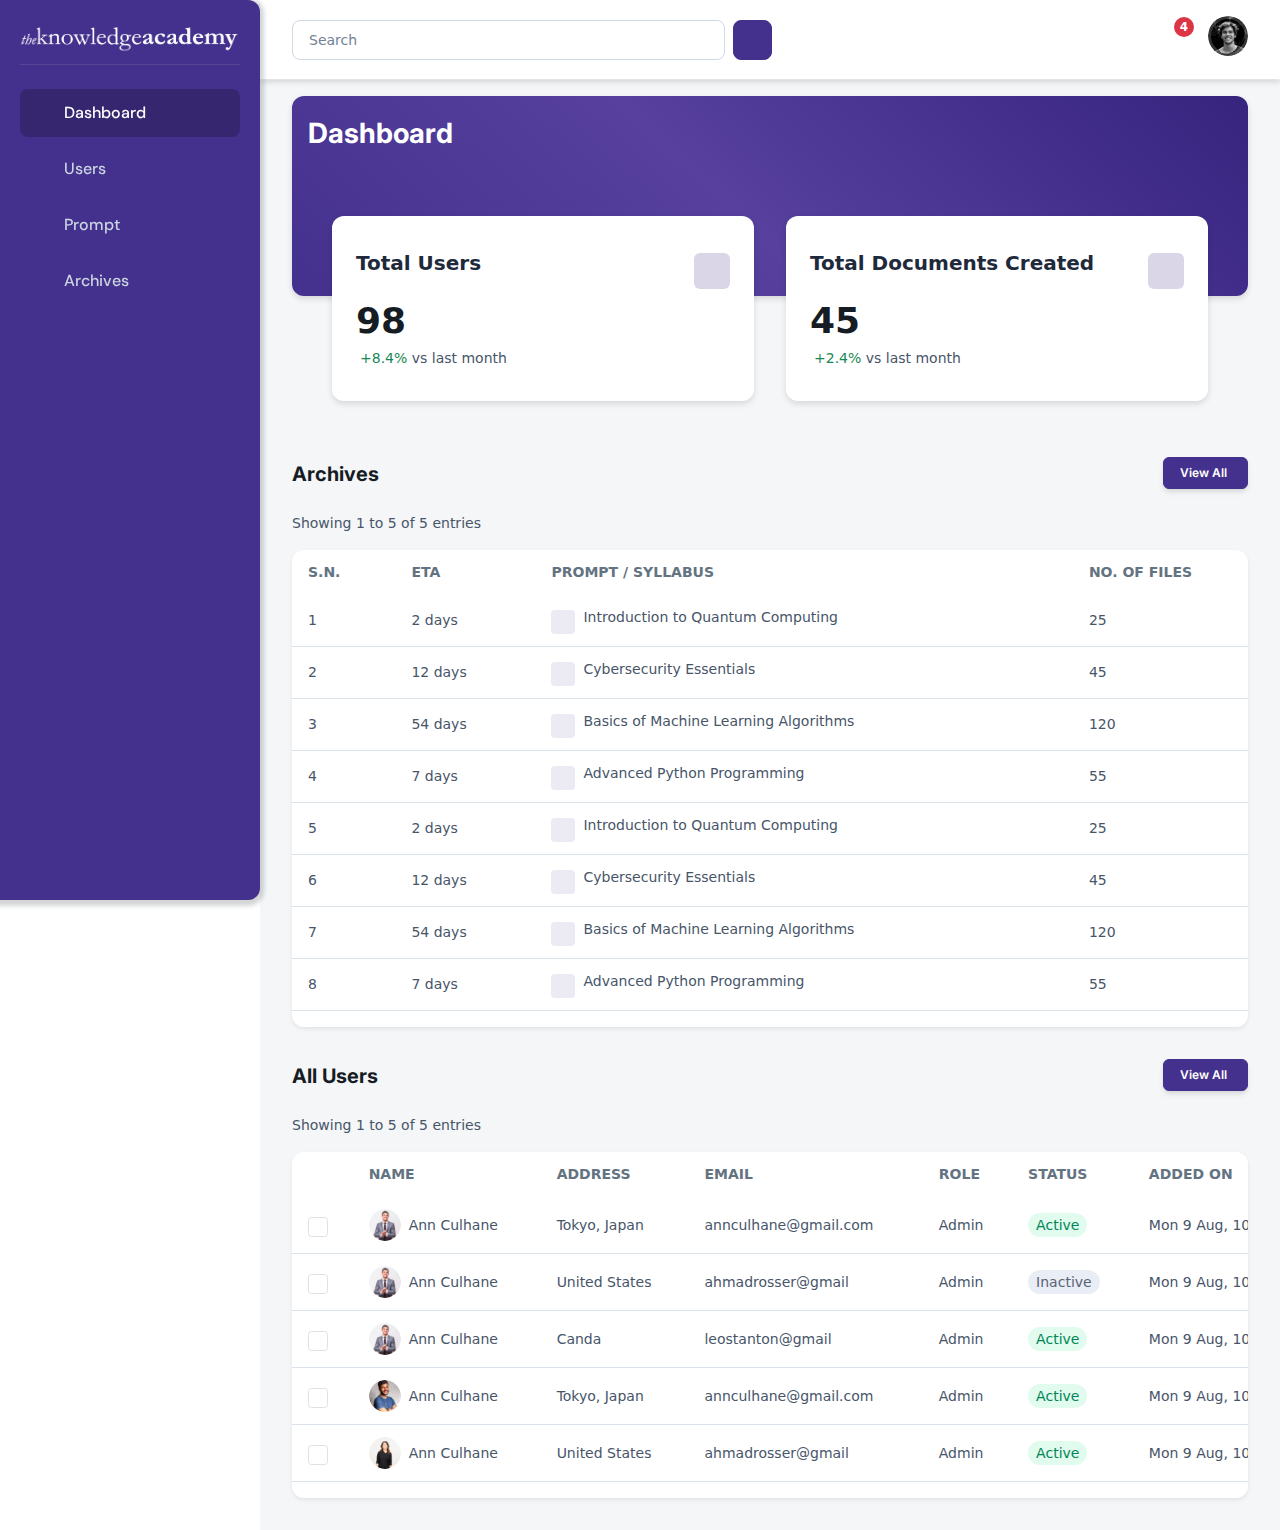
<file: index.html>
<!DOCTYPE html>
<html>
  <head>
    <meta charset="utf-8" />
    <meta http-equiv="X-UA-Compatible" content="IE=edge" />
    <title></title>
    <meta name="description" content="" />
    <meta name="viewport" content="width=device-width, initial-scale=1" />
    <link
      href="https://cdn.jsdelivr.net/npm/bootstrap@5.3.3/dist/css/bootstrap.min.css"
      rel="stylesheet"
      integrity="sha384-QWTKZyjpPEjISv5WaRU9OFeRpok6YctnYmDr5pNlyT2bRjXh0JMhjY6hW+ALEwIH"
      crossorigin="anonymous"
    />
    <link
      rel="stylesheet"
      href="https://cdnjs.cloudflare.com/ajax/libs/font-awesome/6.6.0/css/all.min.css"
      integrity="sha512-Kc323vGBEqzTmouAECnVceyQqyqdsSiqLQISBL29aUW4U/M7pSPA/gEUZQqv1cwx4OnYxTxve5UMg5GT6L4JJg=="
      crossorigin="anonymous"
      referrerpolicy="no-referrer"
    />
    <link rel="stylesheet" href="assets/css/main.css" />
  </head>

  <body>
    <!-- LOADER -->
    <div class="loader-wrapper">
      <div class="loader"></div>
    </div>
    <!-- END OF LOADER -->
    <div class="page-wrapper">
      <div class="admin-panel">
        <div class="admin-sidebar-overlay"></div>
        <!-- ADMIN SIDEBAR -->
        <div
          class="admin-sidebar bg-primary text-white d-flex flex-column align-items-start gap-y-4 font-dmsans"
        >
          <div
            class="sidebar-head d-flex align-items-center justify-content-between w-100"
          >
          <a href="index.html" class="text-white text-2xl font-bold mb-0 font-dmsans">
            <img src="assets/images/logo_white.png" alt="" />
          </a>
            <button
              type="button"
              class="text-white text-3xl hover-scale icon-24 d-lg-none"
              id="sidebar-close-btn"
            >
              <i class="fa-solid fa-square-xmark"></i>
            </button>
          </div>
          <div class="sidebar-body w-100 mt-2">
            <div class="sidebar-menu d-grid gap-y-2">
              <a
                href="index.html"
                class="menu-item d-flex align-items-center gap-x-3 active"
              >
                <span class="menu-item-icon icon-16">
                  <i class="fa-solid fa-house"></i>
                </span>
                <span
                  class="menu-item-text text-base text-french-gray font-medium"
                  >Dashboard</span
                >
              </a>
              <a
                href="users.html"
                class="menu-item d-flex align-items-center gap-x-3"
              >
                <span class="menu-item-icon icon-16">
                  <i class="fa-solid fa-user"></i>
                </span>
                <span
                  class="menu-item-text text-base text-french-gray font-medium"
                  >Users</span
                >
              </a>
              <a
                href="prompt.html"
                class="menu-item d-flex align-items-center gap-x-3"
              >
                <span class="menu-item-icon icon-16">
                  <i class="far fa-window-restore"></i>
                </span>
                <span
                  class="menu-item-text text-base text-french-gray font-medium"
                  >Prompt</span
                >
              </a>

              <a
                href="archives.html"
                class="menu-item d-flex align-items-center gap-x-3"
              >
                <span class="menu-item-icon icon-16">
                  <i class="fas fa-folder"></i>
                </span>
                <span
                  class="menu-item-text text-base text-french-gray font-medium"
                  >Archives</span
                >
              </a>
            </div>
          </div>
        </div>
        <!-- END OF ADMIN SIDEBAR -->

        <!-- ADMIN MAIN -->
        <div class="admin-main">
          <!-- ADMIN APPBAR -->
          <div
            class="admin-appbar d-flex align-items-center justify-content-between"
          >
            <div
              class="d-flex align-items-center justify-content-start gap-x-4 w-100"
            >
              <button
                type="button"
                class="hamburger d-lg-none"
                id="sidebar-open-btn"
              >
                <div class="menu-bar"></div>
              </button>
              <form
                class="appbar-search-form d-flex align-items-center gap-x-2"
              >
                <div class="form-elem w-100">
                  <input
                    type="email"
                    class="form-control form-control-sm"
                    placeholder="Search"
                  />
                </div>
                <button type="submit" class="btn appbar-search-icon">
                  <i class="fa-solid fa-magnifying-glass"></i>
                </button>
              </form>
            </div>
            <div class="appbar-toolbar d-flex align-items-center gap-x-4">
              <button type="button" class="notification-btn position-relative">
                <span class="icon-32 text-xl">
                  <i class="fa-solid fa-bell"></i>
                </span>
                <span
                  class="icon-text position-absolute icon-20 text-white rounded-circle text-xs font-semibold"
                  >4</span
                >
              </button>
              <div class="dropdown">
                <button
                  type="button"
                  class="profile-btn dropdown-toggle"
                  data-bs-toggle="dropdown"
                  aria-expanded="false"
                >
                  <span
                    class="profile-btn-img rounded-circle overflow-hidden d-inline-flex"
                  >
                    <img
                      src="assets/images/profile.jpg"
                      class="w-100 h-100 object-cover"
                      alt=""
                    />
                  </span>
                </button>
                <ul class="dropdown-menu">
                  <li>
                    <a
                      class="dropdown-item d-flex align-items-center gap-x-1 text-sm font-medium"
                      href="profile.html"
                      ><span class="icon-20"
                        ><i class="fa-solid fa-user"></i></span
                      >My Profile</a
                    >
                  </li>
                  <li>
                    <a
                      class="dropdown-item d-flex align-items-center gap-x-1 text-sm font-medium"
                      href="change_password.html"
                    >
                      <span class="icon-20"
                        ><i class="fa-solid fa-lock"></i> </span
                      >Change Password</a
                    >
                  </li>
                  <li>
                    <hr class="dropdown-divider" />
                  </li>
                  <li>
                    <a
                      class="dropdown-item d-flex align-items-center gap-x-1 text-sm font-medium"
                      href="#"
                    >
                      <span class="icon-20">
                        <i class="fa-solid fa-right-from-bracket"></i>
                      </span>
                      <span>Logout</span></a
                    >
                  </li>
                </ul>
              </div>
            </div>
          </div>
          <!-- END OF ADMIN APPBAR -->

          <!-- ADMIN CONTENT -->
          <div class="admin-content">
            <div class="admin-dashboard">
              <div class="dash-head bg-primary rounded-12 p-3">
                <h2 class="text-3xl font-bold text-white">Dashboard</h2>
              </div>
              <div class="dash-cards d-grid grid-cols-2 gap-x-8 gap-y-4">
                <div class="card dash-card">
                  <div
                    class="dash-card-head d-flex align-items-center justify-content-between"
                  >
                    <p
                      class="dash-card-ttl text-xl font-bold text-prussian-blue"
                    >
                      Total Users
                    </p>
                    <span
                      class="dash-card-icon icon-36 rounded-6 bg-primary-200 text-primary"
                    >
                      <i class="fas fa-users"></i>
                    </span>
                  </div>
                  <div class="dash-card-body">
                    <span
                      class="dash-card-val font-bold text-rich-black text-5xl"
                      >98</span
                    >
                    <div class="text-sm">
                      <span class="text-success"
                        ><i class="fas fa-arrow-up me-1"></i>+8.4%
                      </span>
                      vs last month
                    </div>
                  </div>
                </div>
                <div class="card dash-card">
                  <div
                    class="dash-card-head d-flex align-items-center justify-content-between"
                  >
                    <p
                      class="dash-card-ttl text-xl font-bold text-prussian-blue"
                    >
                      Total Documents Created
                    </p>
                    <span
                      class="dash-card-icon icon-36 rounded-6 bg-primary-200 text-primary"
                    >
                      <i class="fas fa-file-alt"></i>
                    </span>
                  </div>
                  <div class="dash-card-body">
                    <span
                      class="dash-card-val font-bold text-rich-black text-5xl"
                      >45</span
                    >
                    <div class="text-sm">
                      <span class="text-success"
                        ><i class="fas fa-arrow-up me-1"></i>+2.4%
                      </span>
                      vs last month
                    </div>
                  </div>
                </div>
              </div>
            </div>

            <div class="datatable py-3">
              <div
                class="datatable-head d-flex justify-content-between align-items-end mb-4"
              >
                <h3 class="text-xl font-bold text-rich-black">Archives</h3>
                <a href="archives.html" class="btn btn-xs btn-primary">
                  <span class="btn-text">View All</span>
                  <span class="btn-icon"
                    ><i class="fas fa-long-arrow-alt-right"></i
                  ></span>
                </a>
              </div>
              <p class="text-sm">Showing 1 to 5 of 5 entries</p>
              <div class="table-wrapper scrollbar-x">
                <table class="table">
                  <thead>
                    <tr>
                      <th>S.N.</th>
                      <th>ETA</th>
                      <th>Prompt / Syllabus</th>
                      <th>No. of files</th>
                      <th class="text-center">Actions</th>
                    </tr>
                  </thead>
                  <tbody>
                    <tr>
                      <td>1</td>
                      <td>2 days</td>
                      <td>
                        <span
                          class="icon-24 bg-primary-100 text-primary rounded-4 me-2"
                        >
                          <i class="far fa-file-powerpoint"></i> </span
                        >Introduction to Quantum Computing
                      </td>
                      <td>25</td>
                      <td>
                        <div
                          class="tbl-actions d-flex align-items-center gap-x-2 justify-content-center"
                        >
                          <a
                            href="preview.html"
                            class="icon-btn icon-btn-view icon-20"
                          >
                            <i class="fa-solid fa-eye"></i>
                          </a>
                          <a
                            href="edit_user.html"
                            class="icon-btn icon-btn-edit icon-20"
                          >
                            <i class="fa-solid fa-pen-to-square"></i>
                          </a>
                          <button
                            type="button"
                            class="icon-btn icon-btn-download icon-20"
                          >
                            <i class="fa-solid fa-download"></i>
                          </button>
                        </div>
                      </td>
                    </tr>
                    <tr>
                      <td>2</td>
                      <td>12 days</td>
                      <td>
                        <span
                          class="icon-24 bg-primary-100 text-primary rounded-4 me-2"
                        >
                          <i class="far fa-file-powerpoint"></i> </span
                        >Cybersecurity Essentials
                      </td>
                      <td>45</td>
                      <td>
                        <div
                          class="tbl-actions d-flex align-items-center gap-x-2 justify-content-center"
                        >
                          <a
                            href="preview.html"
                            class="icon-btn icon-btn-view icon-20"
                          >
                            <i class="fa-solid fa-eye"></i>
                          </a>
                          <a
                            href="edit_user.html"
                            class="icon-btn icon-btn-edit icon-20"
                          >
                            <i class="fa-solid fa-pen-to-square"></i>
                          </a>
                          <button
                            type="button"
                            class="icon-btn icon-btn-download icon-20"
                          >
                            <i class="fa-solid fa-download"></i>
                          </button>
                        </div>
                      </td>
                    </tr>
                    <tr>
                      <td>3</td>
                      <td>54 days</td>
                      <td>
                        <span
                          class="icon-24 bg-primary-100 text-primary rounded-4 me-2"
                        >
                          <i class="far fa-file-powerpoint"></i> </span
                        >Basics of Machine Learning Algorithms
                      </td>
                      <td>120</td>
                      <td>
                        <div
                          class="tbl-actions d-flex align-items-center gap-x-2 justify-content-center"
                        >
                          <a
                            href="preview.html"
                            class="icon-btn icon-btn-view icon-20"
                          >
                            <i class="fa-solid fa-eye"></i>
                          </a>
                          <a
                            href="edit_user.html"
                            class="icon-btn icon-btn-edit icon-20"
                          >
                            <i class="fa-solid fa-pen-to-square"></i>
                          </a>
                          <button
                            type="button"
                            class="icon-btn icon-btn-download icon-20"
                          >
                            <i class="fa-solid fa-download"></i>
                          </button>
                        </div>
                      </td>
                    </tr>
                    <tr>
                      <td>4</td>
                      <td>7 days</td>
                      <td>
                        <span
                          class="icon-24 bg-primary-100 text-primary rounded-4 me-2"
                        >
                          <i class="far fa-file-powerpoint"></i> </span
                        >Advanced Python Programming
                      </td>
                      <td>55</td>
                      <td>
                        <div
                          class="tbl-actions d-flex align-items-center gap-x-2 justify-content-center"
                        >
                          <a
                            href="preview.html"
                            class="icon-btn icon-btn-view icon-20"
                          >
                            <i class="fa-solid fa-eye"></i>
                          </a>
                          <a
                            href="edit_user.html"
                            class="icon-btn icon-btn-edit icon-20"
                          >
                            <i class="fa-solid fa-pen-to-square"></i>
                          </a>
                          <button
                            type="button"
                            class="icon-btn icon-btn-download icon-20"
                          >
                            <i class="fa-solid fa-download"></i>
                          </button>
                        </div>
                      </td>
                    </tr>
                    <tr>
                      <td>5</td>
                      <td>2 days</td>
                      <td>
                        <span
                          class="icon-24 bg-primary-100 text-primary rounded-4 me-2"
                        >
                          <i class="far fa-file-powerpoint"></i> </span
                        >Introduction to Quantum Computing
                      </td>
                      <td>25</td>
                      <td>
                        <div
                          class="tbl-actions d-flex align-items-center gap-x-2 justify-content-center"
                        >
                          <a
                            href="preview.html"
                            class="icon-btn icon-btn-view icon-20"
                          >
                            <i class="fa-solid fa-eye"></i>
                          </a>
                          <a
                            href="edit_user.html"
                            class="icon-btn icon-btn-edit icon-20"
                          >
                            <i class="fa-solid fa-pen-to-square"></i>
                          </a>
                          <button
                            type="button"
                            class="icon-btn icon-btn-download icon-20"
                          >
                            <i class="fa-solid fa-download"></i>
                          </button>
                        </div>
                      </td>
                    </tr>
                    <tr>
                      <td>6</td>
                      <td>12 days</td>
                      <td>
                        <span
                          class="icon-24 bg-primary-100 text-primary rounded-4 me-2"
                        >
                          <i class="far fa-file-powerpoint"></i> </span
                        >Cybersecurity Essentials
                      </td>
                      <td>45</td>
                      <td>
                        <div
                          class="tbl-actions d-flex align-items-center gap-x-2 justify-content-center"
                        >
                          <a
                            href="preview.html"
                            class="icon-btn icon-btn-view icon-20"
                          >
                            <i class="fa-solid fa-eye"></i>
                          </a>
                          <a
                            href="edit_user.html"
                            class="icon-btn icon-btn-edit icon-20"
                          >
                            <i class="fa-solid fa-pen-to-square"></i>
                          </a>
                          <button
                            type="button"
                            class="icon-btn icon-btn-download icon-20"
                          >
                            <i class="fa-solid fa-download"></i>
                          </button>
                        </div>
                      </td>
                    </tr>
                    <tr>
                      <td>7</td>
                      <td>54 days</td>
                      <td>
                        <span
                          class="icon-24 bg-primary-100 text-primary rounded-4 me-2"
                        >
                          <i class="far fa-file-powerpoint"></i> </span
                        >Basics of Machine Learning Algorithms
                      </td>
                      <td>120</td>
                      <td>
                        <div
                          class="tbl-actions d-flex align-items-center gap-x-2 justify-content-center"
                        >
                          <a
                            href="preview.html"
                            class="icon-btn icon-btn-view icon-20"
                          >
                            <i class="fa-solid fa-eye"></i>
                          </a>
                          <a
                            href="edit_user.html"
                            class="icon-btn icon-btn-edit icon-20"
                          >
                            <i class="fa-solid fa-pen-to-square"></i>
                          </a>
                          <button
                            type="button"
                            class="icon-btn icon-btn-download icon-20"
                          >
                            <i class="fa-solid fa-download"></i>
                          </button>
                        </div>
                      </td>
                    </tr>
                    <tr>
                      <td>8</td>
                      <td>7 days</td>
                      <td>
                        <span
                          class="icon-24 bg-primary-100 text-primary rounded-4 me-2"
                        >
                          <i class="far fa-file-powerpoint"></i> </span
                        >Advanced Python Programming
                      </td>
                      <td>55</td>
                      <td>
                        <div
                          class="tbl-actions d-flex align-items-center gap-x-2 justify-content-center"
                        >
                          <a
                            href="preview.html"
                            class="icon-btn icon-btn-view icon-20"
                          >
                            <i class="fa-solid fa-eye"></i>
                          </a>
                          <a
                            href="edit_user.html"
                            class="icon-btn icon-btn-edit icon-20"
                          >
                            <i class="fa-solid fa-pen-to-square"></i>
                          </a>
                          <button
                            type="button"
                            class="icon-btn icon-btn-download icon-20"
                          >
                            <i class="fa-solid fa-download"></i>
                          </button>
                        </div>
                      </td>
                    </tr>
                  </tbody>
                </table>
              </div>
            </div>

            <div class="datatable py-3">
              <div
                class="datatable-head d-flex justify-content-between align-items-end mb-4"
              >
                <h3 class="text-xl font-bold text-rich-black">All Users</h3>
                <a href="users.html" class="btn btn-xs btn-primary">
                  <span class="btn-text">View All</span>
                  <span class="btn-icon"
                    ><i class="fas fa-long-arrow-alt-right"></i
                  ></span>
                </a>
              </div>
              <p class="text-sm">Showing 1 to 5 of 5 entries</p>
              <div class="table-wrapper scrollbar-x">
                <table class="table">
                  <thead>
                    <tr>
                      <th></th>
                      <th>name</th>
                      <th>Address</th>
                      <th>Email</th>
                      <th>Role</th>
                      <th>Status</th>
                      <th>Added on</th>
                      <th class="text-center">Actions</th>
                    </tr>
                  </thead>
                  <tbody>
                    <tr>
                      <td>
                        <input type="checkbox" class="form-check-input" />
                      </td>
                      <td>
                        <div class="d-flex align-items-center gap-x-2">
                          <span
                            class="user-circle icon-32 d-inline-flex align-items-center justify-content-center rounded-circle overflow-hidden"
                          >
                            <img
                              src="assets/images/user1.png"
                              class="object-cover w-100 h-100"
                              alt=""
                            />
                          </span>
                          <span>Ann Culhane</span>
                        </div>
                      </td>
                      <td>Tokyo, Japan</td>
                      <td>annculhane@gmail.com</td>
                      <td>Admin</td>
                      <td>
                        <span class="status-badge status-badge-active"
                          >Active</span
                        >
                      </td>
                      <td>Mon 9 Aug, 10:49 AM</td>
                      <td>
                        <div
                          class="tbl-actions d-flex align-items-center gap-x-2 justify-content-center"
                        >
                          <a
                            href="details_user.html"
                            class="icon-btn icon-btn-view icon-20"
                          >
                            <i class="fa-solid fa-eye"></i>
                          </a>
                          <a
                            href="edit_user.html"
                            class="icon-btn icon-btn-edit icon-20"
                          >
                            <i class="fa-solid fa-pen-to-square"></i>
                          </a>
                          <button
                            type="button"
                            class="icon-btn icon-btn-delete icon-20"
                            data-bs-toggle="modal"
                            data-bs-target="#userDeleteConfirmModal"
                          >
                            <i class="fa-solid fa-trash-alt"></i>
                          </button>
                        </div>
                      </td>
                    </tr>
                    <tr>
                      <td>
                        <input type="checkbox" class="form-check-input" />
                      </td>
                      <td>
                        <div class="d-flex align-items-center gap-x-2">
                          <span
                            class="user-circle icon-32 d-inline-flex align-items-center justify-content-center rounded-circle overflow-hidden"
                          >
                            <img
                              src="assets/images/user1.png"
                              class="object-cover w-100 h-100"
                              alt=""
                            />
                          </span>
                          <span>Ann Culhane</span>
                        </div>
                      </td>
                      <td>United States</td>
                      <td>ahmadrosser@gmail</td>
                      <td>Admin</td>
                      <td>
                        <span class="status-badge status-badge-inactive"
                          >Inactive</span
                        >
                      </td>
                      <td>Mon 9 Aug, 10:49 AM</td>
                      <td>
                        <div
                          class="tbl-actions d-flex align-items-center gap-x-2 justify-content-center"
                        >
                          <a
                            href="details_user.html"
                            class="icon-btn icon-btn-view icon-20"
                          >
                            <i class="fa-solid fa-eye"></i>
                          </a>
                          <a
                            href="edit_user.html"
                            class="icon-btn icon-btn-edit icon-20"
                          >
                            <i class="fa-solid fa-pen-to-square"></i>
                          </a>
                          <button
                            type="button"
                            class="icon-btn icon-btn-delete icon-20"
                            data-bs-toggle="modal"
                            data-bs-target="#userDeleteConfirmModal"
                          >
                            <i class="fa-solid fa-trash-alt"></i>
                          </button>
                        </div>
                      </td>
                    </tr>
                    <tr>
                      <td>
                        <input type="checkbox" class="form-check-input" />
                      </td>
                      <td>
                        <div class="d-flex align-items-center gap-x-2">
                          <span
                            class="user-circle icon-32 d-inline-flex align-items-center justify-content-center rounded-circle overflow-hidden"
                          >
                            <img
                              src="assets/images/user1.png"
                              class="object-cover w-100 h-100"
                              alt=""
                            />
                          </span>
                          <span>Ann Culhane</span>
                        </div>
                      </td>
                      <td>Canda</td>
                      <td>leostanton@gmail</td>
                      <td>Admin</td>
                      <td>
                        <span class="status-badge status-badge-active"
                          >Active</span
                        >
                      </td>
                      <td>Mon 9 Aug, 10:49 AM</td>
                      <td>
                        <div
                          class="tbl-actions d-flex align-items-center gap-x-2 justify-content-center"
                        >
                          <a
                            href="details_user.html"
                            class="icon-btn icon-btn-view icon-20"
                          >
                            <i class="fa-solid fa-eye"></i>
                          </a>
                          <a
                            href="edit_user.html"
                            class="icon-btn icon-btn-edit icon-20"
                          >
                            <i class="fa-solid fa-pen-to-square"></i>
                          </a>
                          <button
                            type="button"
                            class="icon-btn icon-btn-delete icon-20"
                            data-bs-toggle="modal"
                            data-bs-target="#userDeleteConfirmModal"
                          >
                            <i class="fa-solid fa-trash-alt"></i>
                          </button>
                        </div>
                      </td>
                    </tr>
                    <tr>
                      <td>
                        <input type="checkbox" class="form-check-input" />
                      </td>
                      <td>
                        <div class="d-flex align-items-center gap-x-2">
                          <span
                            class="user-circle icon-32 d-inline-flex align-items-center justify-content-center rounded-circle overflow-hidden"
                          >
                            <img
                              src="assets/images/user2.png"
                              class="object-cover w-100 h-100"
                              alt=""
                            />
                          </span>
                          <span>Ann Culhane</span>
                        </div>
                      </td>
                      <td>Tokyo, Japan</td>
                      <td>annculhane@gmail.com</td>
                      <td>Admin</td>
                      <td>
                        <span class="status-badge status-badge-active"
                          >Active</span
                        >
                      </td>
                      <td>Mon 9 Aug, 10:49 AM</td>
                      <td>
                        <div
                          class="tbl-actions d-flex align-items-center gap-x-2 justify-content-center"
                        >
                          <a
                            href="details_user.html"
                            class="icon-btn icon-btn-view icon-20"
                          >
                            <i class="fa-solid fa-eye"></i>
                          </a>
                          <a
                            href="edit_user.html"
                            class="icon-btn icon-btn-edit icon-20"
                          >
                            <i class="fa-solid fa-pen-to-square"></i>
                          </a>
                          <button
                            type="button"
                            class="icon-btn icon-btn-delete icon-20"
                            data-bs-toggle="modal"
                            data-bs-target="#userDeleteConfirmModal"
                          >
                            <i class="fa-solid fa-trash-alt"></i>
                          </button>
                        </div>
                      </td>
                    </tr>
                    <tr>
                      <td>
                        <input type="checkbox" class="form-check-input" />
                      </td>
                      <td>
                        <div class="d-flex align-items-center gap-x-2">
                          <span
                            class="user-circle icon-32 d-inline-flex align-items-center justify-content-center rounded-circle overflow-hidden"
                          >
                            <img
                              src="assets/images/user3.png"
                              class="object-cover w-100 h-100"
                              alt=""
                            />
                          </span>
                          <span>Ann Culhane</span>
                        </div>
                      </td>
                      <td>United States</td>
                      <td>ahmadrosser@gmail</td>
                      <td>Admin</td>
                      <td>
                        <span class="status-badge status-badge-active"
                          >Active</span
                        >
                      </td>
                      <td>Mon 9 Aug, 10:49 AM</td>
                      <td>
                        <div
                          class="tbl-actions d-flex align-items-center gap-x-2 justify-content-center"
                        >
                          <a
                            href="details_user.html"
                            class="icon-btn icon-btn-view icon-20"
                          >
                            <i class="fa-solid fa-eye"></i>
                          </a>
                          <a
                            href="edit_user.html"
                            class="icon-btn icon-btn-edit icon-20"
                          >
                            <i class="fa-solid fa-pen-to-square"></i>
                          </a>
                          <button
                            type="button"
                            class="icon-btn icon-btn-delete icon-20"
                            data-bs-toggle="modal"
                            data-bs-target="#userDeleteConfirmModal"
                          >
                            <i class="fa-solid fa-trash-alt"></i>
                          </button>
                        </div>
                      </td>
                    </tr>
                  </tbody>
                </table>
              </div>
            </div>
          </div>
          <!-- END OF ADMIN CONTENT -->
        </div>
        <!-- END OF ADMIN MAIN -->
      </div>
    </div>
    <!-- DELETE CONFIRM MODAL -->
    <div
      class="modal fade"
      id="userDeleteConfirmModal"
      tabindex="-1"
      aria-labelledby="userDeleteConfirmModalLabel"
      aria-hidden="true"
    >
      <div class="modal-dialog">
        <div class="modal-content">
          <div class="modal-header py-2">
            <h2
              class="modal-title text-lg font-semibold"
              id="userDeleteConfirmModalLabel"
            >
              User Delete Confirm
            </h2>
            <button
              type="button"
              class="btn-close"
              data-bs-dismiss="modal"
              aria-label="Close"
            ></button>
          </div>
          <div class="modal-body">
            <p class="text-base text-center mb-0">
              Are you sure you want to delete this user data?
            </p>
          </div>
          <div
            class="modal-footer d-flex flex-wrap justify-content-center align-items-center border-0"
          >
            <button
              type="button"
              class="btn btn-xs btn-secondary"
              data-bs-dismiss="modal"
            >
              Close
            </button>
            <button type="button" class="btn btn-xs btn-error">Delete</button>
          </div>
        </div>
      </div>
    </div>
    <script
      src="https://cdn.jsdelivr.net/npm/bootstrap@5.3.3/dist/js/bootstrap.bundle.min.js"
      integrity="sha384-YvpcrYf0tY3lHB60NNkmXc5s9fDVZLESaAA55NDzOxhy9GkcIdslK1eN7N6jIeHz"
      crossorigin="anonymous"
    ></script>
    <script src="./assets/js/main.js"></script>
  </body>
</html>
</file>
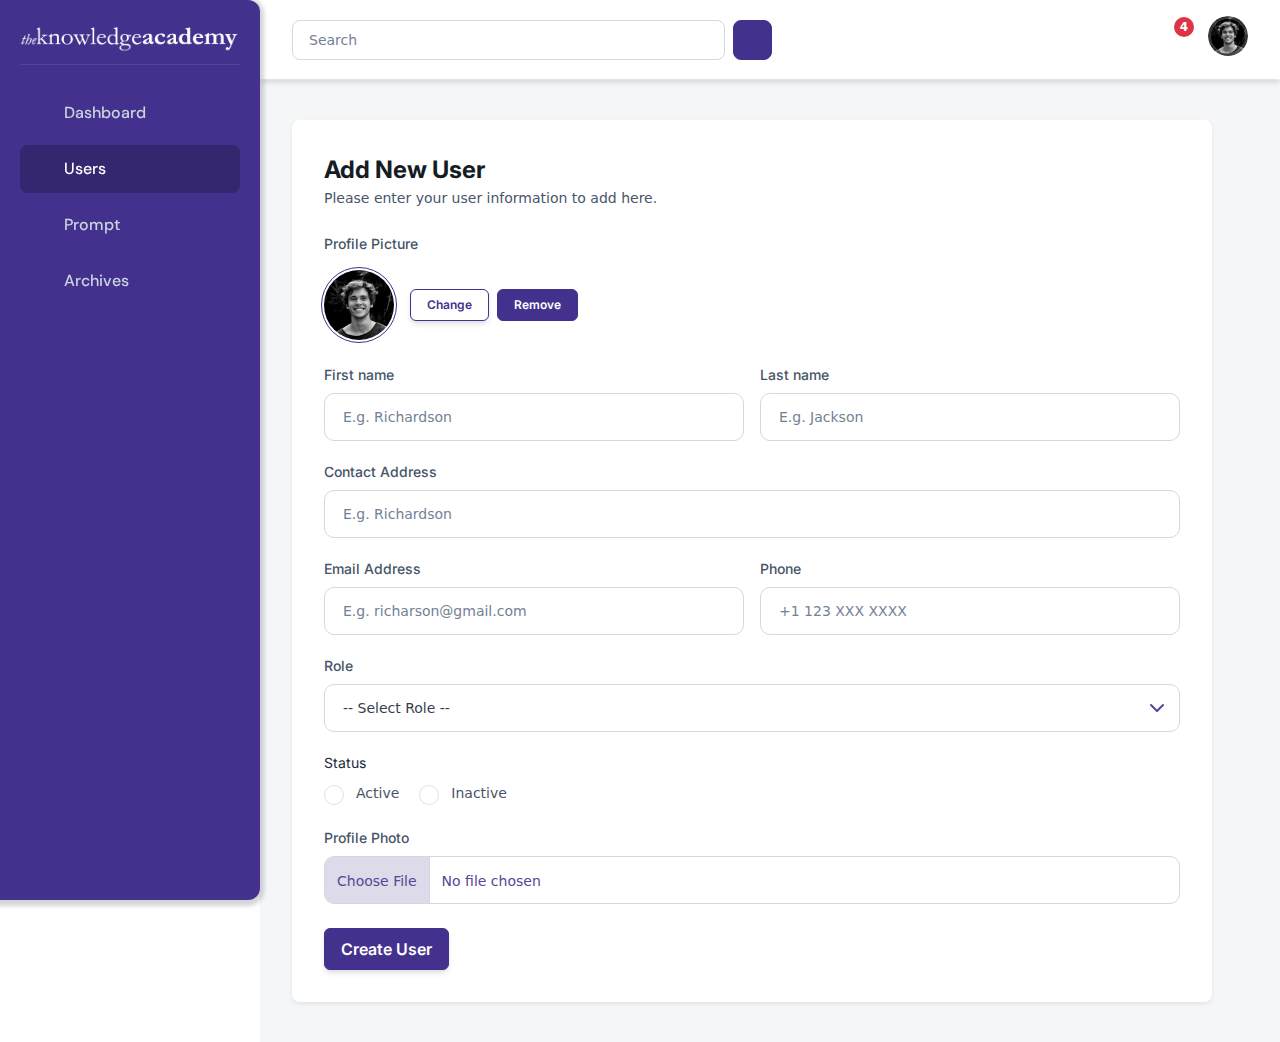
<file: add_user.html>
<!DOCTYPE html>
<html>
  <head>
    <meta charset="utf-8" />
    <meta http-equiv="X-UA-Compatible" content="IE=edge" />
    <title></title>
    <meta name="description" content="" />
    <meta name="viewport" content="width=device-width, initial-scale=1" />
    <link
      href="https://cdn.jsdelivr.net/npm/bootstrap@5.3.3/dist/css/bootstrap.min.css"
      rel="stylesheet"
      integrity="sha384-QWTKZyjpPEjISv5WaRU9OFeRpok6YctnYmDr5pNlyT2bRjXh0JMhjY6hW+ALEwIH"
      crossorigin="anonymous"
    />
    <link
      rel="stylesheet"
      href="https://cdnjs.cloudflare.com/ajax/libs/font-awesome/6.6.0/css/all.min.css"
      integrity="sha512-Kc323vGBEqzTmouAECnVceyQqyqdsSiqLQISBL29aUW4U/M7pSPA/gEUZQqv1cwx4OnYxTxve5UMg5GT6L4JJg=="
      crossorigin="anonymous"
      referrerpolicy="no-referrer"
    />
    <link rel="stylesheet" href="assets/css/main.css" />
  </head>

  <body>
    <!-- LOADER -->
    <div class="loader-wrapper">
      <div class="loader"></div>
    </div>
    <!-- END OF LOADER -->
    <div class="page-wrapper">
      <div class="admin-panel">
        <div class="admin-sidebar-overlay"></div>
        <!-- ADMIN SIDEBAR -->
        <div
          class="admin-sidebar bg-primary text-white d-flex flex-column align-items-start gap-y-4 font-dmsans"
        >
          <div
            class="sidebar-head d-flex align-items-center justify-content-between w-100"
          >
            <a href="index.html" class="text-white text-2xl font-bold mb-0 font-dmsans">
              <img src="assets/images/logo_white.png" alt="" />
            </a>
            <button
              type="button"
              class="text-white text-3xl hover-scale icon-24 d-lg-none"
              id="sidebar-close-btn"
            >
              <i class="fa-solid fa-square-xmark"></i>
            </button>
          </div>
          <div class="sidebar-body w-100 mt-2">
            <div class="sidebar-menu d-grid gap-y-2">
              <a
                href="index.html"
                class="menu-item d-flex align-items-center gap-x-3"
              >
                <span class="menu-item-icon icon-16">
                  <i class="fa-solid fa-house"></i>
                </span>
                <span
                  class="menu-item-text text-base text-french-gray font-medium"
                  >Dashboard</span
                >
              </a>
              <a
                href="users.html"
                class="menu-item d-flex align-items-center gap-x-3 active"
              >
                <span class="menu-item-icon icon-16">
                  <i class="fa-solid fa-user"></i>
                </span>
                <span
                  class="menu-item-text text-base text-french-gray font-medium"
                  >Users</span
                >
              </a>
              <a
                href="prompt.html"
                class="menu-item d-flex align-items-center gap-x-3"
              >
                <span class="menu-item-icon icon-16">
                  <i class="far fa-window-restore"></i>
                </span>
                <span
                  class="menu-item-text text-base text-french-gray font-medium"
                  >Prompt</span
                >
              </a>
              <a
                href="archives.html"
                class="menu-item d-flex align-items-center gap-x-3"
              >
                <span class="menu-item-icon icon-16">
                  <i class="fas fa-folder"></i>
                </span>
                <span
                  class="menu-item-text text-base text-french-gray font-medium"
                  >Archives</span
                >
              </a>
            </div>
          </div>
        </div>
        <!-- END OF ADMIN SIDEBAR -->

        <!-- ADMIN MAIN -->
        <div class="admin-main">
          <!-- ADMIN APPBAR -->
          <div
            class="admin-appbar d-flex align-items-center justify-content-between"
          >
            <div
              class="d-flex align-items-center justify-content-start gap-x-4 w-100"
            >
              <button
                type="button"
                class="hamburger d-lg-none"
                id="sidebar-open-btn"
              >
                <div class="menu-bar"></div>
              </button>
              <form
                class="appbar-search-form d-flex align-items-center gap-x-2"
              >
                <div class="form-elem w-100">
                  <input
                    type="email"
                    class="form-control form-control-sm"
                    placeholder="Search"
                  />
                </div>
                <button type="submit" class="btn appbar-search-icon">
                  <i class="fa-solid fa-magnifying-glass"></i>
                </button>
              </form>
            </div>
            <div class="appbar-toolbar d-flex align-items-center gap-x-4">
              <button type="button" class="notification-btn position-relative">
                <span class="icon-32 text-xl">
                  <i class="fa-solid fa-bell"></i>
                </span>
                <span
                  class="icon-text position-absolute icon-20 text-white rounded-circle text-xs font-semibold"
                  >4</span
                >
              </button>
              <div class="dropdown">
                <button
                  type="button"
                  class="profile-btn dropdown-toggle"
                  data-bs-toggle="dropdown"
                  aria-expanded="false"
                >
                  <span
                    class="profile-btn-img rounded-circle overflow-hidden d-inline-flex"
                  >
                    <img
                      src="assets/images/profile.jpg"
                      class="w-100 h-100 object-cover"
                      alt=""
                    />
                  </span>
                </button>
                <ul class="dropdown-menu">
                  <li>
                    <a
                      class="dropdown-item d-flex align-items-center gap-x-1 text-sm font-medium"
                      href="profile.html"
                      ><span class="icon-20"
                        ><i class="fa-solid fa-user"></i></span
                      >My Profile</a
                    >
                  </li>
                  <li>
                    <a
                      class="dropdown-item d-flex align-items-center gap-x-1 text-sm font-medium"
                      href="change_password.html"
                    >
                      <span class="icon-20"
                        ><i class="fa-solid fa-lock"></i> </span
                      >Change Password</a
                    >
                  </li>
                  <li>
                    <hr class="dropdown-divider" />
                  </li>
                  <li>
                    <a
                      class="dropdown-item d-flex align-items-center gap-x-1 text-sm font-medium"
                      href="#"
                    >
                      <span class="icon-20">
                        <i class="fa-solid fa-right-from-bracket"></i>
                      </span>
                      <span>Logout</span></a
                    >
                  </li>
                </ul>
              </div>
            </div>
          </div>
          <!-- END OF ADMIN APPBAR -->

          <!-- ADMIN CONTENT -->
          <div class="admin-content">
            <div class="dataform rounded-8 bg-white">
              <div class="dataform-head">
                <h3 class="font-bold mt-0 text-rich-black text-2xl">
                  Add New User
                </h3>
                <p class="text-sm mb-0">
                  Please enter your user information to add here.
                </p>
              </div>
              <div class="dataform-body mt-4">
                <form>
                  <div class="form-wrapper">
                    <div class="form-elem mb-4">
                      <label
                        for=""
                        class="form-label font-medium text-payne-grey"
                        >Profile Picture</label
                      >
                      <div
                        class="form-image d-flex align-items-center gap-x-4 mt-2"
                      >
                        <div
                          class="form-image-preview rounded-circle overflow-hidden cursor-pointer"
                        >
                          <img
                            src="assets/images/profile.jpg"
                            class="object-cover w-100 h-100"
                            id="profile-preview-img"
                            alt=""
                          />
                          <span class="profile-preview-icon text-white">
                            <i class="fas fa-edit"></i>
                          </span>
                          <input
                            type="file"
                            class="hidden"
                            id="profile-select-input"
                          />
                        </div>
                        <div
                          class="form-image-actions d-flex flex-wrap align-items-center gap-x-2"
                        >
                          <button
                            type="button"
                            class="btn btn-xs btn-outline-primary"
                          >
                            <span class="btn-text">Change</span>
                          </button>
                          <button
                            type="button"
                            class="btn btn-xs"
                            id="remove-img-btn"
                          >
                            <span class="btn-text">Remove</span>
                          </button>
                        </div>
                      </div>
                    </div>
                    <div class="form-elem-group mb-4">
                      <div class="d-grid grid-cols-2 gap-4">
                        <div class="form-elem">
                          <label
                            for=""
                            class="form-label font-medium text-payne-grey"
                            >First name</label
                          >
                          <input
                            type="text"
                            class="form-control"
                            placeholder="E.g. Richardson"
                          />
                        </div>
                        <div class="form-elem">
                          <label
                            for=""
                            class="form-label font-medium text-payne-grey"
                            >Last name</label
                          >
                          <input
                            type="text"
                            class="form-control"
                            placeholder="E.g. Jackson"
                          />
                        </div>
                      </div>
                      <div class="form-elem">
                        <label
                          for=""
                          class="form-label font-medium text-payne-grey"
                          >Contact Address</label
                        >
                        <input
                          type="text"
                          class="form-control"
                          placeholder="E.g. Richardson"
                        />
                      </div>
                      <div class="d-grid grid-cols-2 gap-4">
                        <div class="form-elem">
                          <label
                            for=""
                            class="form-label font-medium text-payne-grey"
                            >Email Address</label
                          >
                          <input
                            type="text"
                            class="form-control"
                            placeholder="E.g. richarson@gmail.com"
                          />
                        </div>
                        <div class="form-elem">
                          <label
                            for=""
                            class="form-label font-medium text-payne-grey"
                            >Phone</label
                          >
                          <input
                            type="text"
                            class="form-control"
                            placeholder="+1 123 XXX XXXX"
                          />
                        </div>
                      </div>
                      <div class="form-elem">
                        <label
                          for=""
                          class="form-label font-medium text-payne-grey"
                          >Role</label
                        >
                        <select class="form-select">
                          <option selected>-- Select Role --</option>
                          <option value="admin">Admin</option>
                          <option value="guest">Guest</option>
                          <option value="author0">Author</option>
                        </select>
                      </div>
                      <div class="form-elem">
                        <label for="" class="form-label">Status</label>
                        <div class="d-flex flex-wrap gap-x-5">
                          <div class="form-check">
                            <input
                              class="form-check-input"
                              type="radio"
                              value=""
                              id=""
                              name="status"
                            />
                            <label class="form-check-label text-sm ps-2" for="">
                              Active
                            </label>
                          </div>
                          <div class="form-check">
                            <input
                              class="form-check-input"
                              type="radio"
                              value=""
                              id=""
                              name="status"
                            />
                            <label class="form-check-label text-sm ps-2" for="">
                              Inactive
                            </label>
                          </div>
                        </div>
                      </div>
                      <div class="form-elem">
                        <label
                          for=""
                          class="form-label font-medium text-payne-grey"
                          >Profile Photo</label
                        >
                        <input
                          type="file"
                          accept="image/*"
                          class="form-control"
                        />
                      </div>
                    </div>
                    <button type="submit" class="btn btn-sm btn-primary">
                      <span class="btn-text">Create User</span>
                    </button>
                  </div>
                </form>
              </div>
            </div>
          </div>
          <!-- END OF ADMIN CONTENT -->
        </div>
        <!-- END OF ADMIN MAIN -->
      </div>
    </div>
    <script
      src="https://cdn.jsdelivr.net/npm/bootstrap@5.3.3/dist/js/bootstrap.bundle.min.js"
      integrity="sha384-YvpcrYf0tY3lHB60NNkmXc5s9fDVZLESaAA55NDzOxhy9GkcIdslK1eN7N6jIeHz"
      crossorigin="anonymous"
    ></script>
    <script src="./assets/js/main.js"></script>
  </body>
</html>
</file>
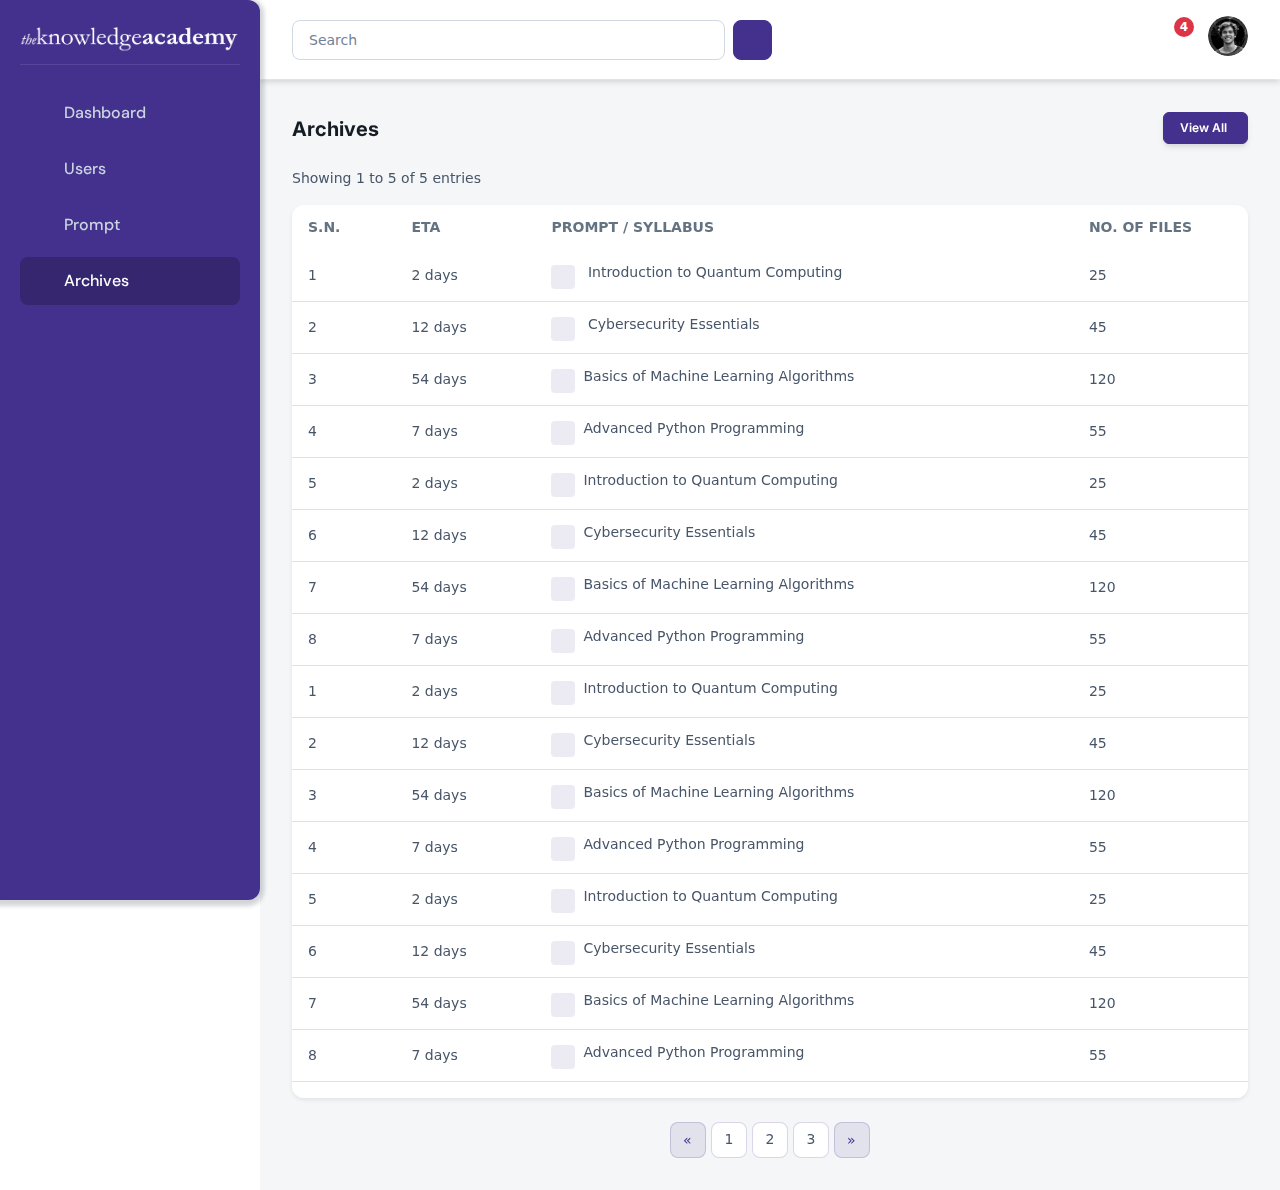
<file: archives.html>
<!DOCTYPE html>
<html>
  <head>
    <meta charset="utf-8" />
    <meta http-equiv="X-UA-Compatible" content="IE=edge" />
    <title></title>
    <meta name="description" content="" />
    <meta name="viewport" content="width=device-width, initial-scale=1" />
    <link
      href="https://cdn.jsdelivr.net/npm/bootstrap@5.3.3/dist/css/bootstrap.min.css"
      rel="stylesheet"
      integrity="sha384-QWTKZyjpPEjISv5WaRU9OFeRpok6YctnYmDr5pNlyT2bRjXh0JMhjY6hW+ALEwIH"
      crossorigin="anonymous"
    />
    <link
      rel="stylesheet"
      href="https://cdnjs.cloudflare.com/ajax/libs/font-awesome/6.6.0/css/all.min.css"
      integrity="sha512-Kc323vGBEqzTmouAECnVceyQqyqdsSiqLQISBL29aUW4U/M7pSPA/gEUZQqv1cwx4OnYxTxve5UMg5GT6L4JJg=="
      crossorigin="anonymous"
      referrerpolicy="no-referrer"
    />
    <link rel="stylesheet" href="assets/css/main.css" />
  </head>

  <body>
    <!-- LOADER -->
    <div class="loader-wrapper">
      <div class="loader"></div>
    </div>
    <!-- END OF LOADER -->
    <div class="page-wrapper">
      <div class="admin-panel">
        <div class="admin-sidebar-overlay"></div>
        <!-- ADMIN SIDEBAR -->
        <div
          class="admin-sidebar bg-primary text-white d-flex flex-column align-items-start gap-y-4 font-dmsans"
        >
          <div
            class="sidebar-head d-flex align-items-center justify-content-between w-100"
          >
            <a
              href="index.html"
              class="text-white text-2xl font-bold mb-0 font-dmsans"
            >
              <img src="assets/images/logo_white.png" alt="" />
            </a>
            <button
              type="button"
              class="text-white text-3xl hover-scale icon-24 d-lg-none"
              id="sidebar-close-btn"
            >
              <i class="fa-solid fa-square-xmark"></i>
            </button>
          </div>
          <div class="sidebar-body w-100 mt-2">
            <div class="sidebar-menu d-grid gap-y-2">
              <a
                href="index.html"
                class="menu-item d-flex align-items-center gap-x-3"
              >
                <span class="menu-item-icon icon-16">
                  <i class="fa-solid fa-house"></i>
                </span>
                <span
                  class="menu-item-text text-base text-french-gray font-medium"
                  >Dashboard</span
                >
              </a>
              <a
                href="users.html"
                class="menu-item d-flex align-items-center gap-x-3"
              >
                <span class="menu-item-icon icon-16">
                  <i class="fa-solid fa-user"></i>
                </span>
                <span
                  class="menu-item-text text-base text-french-gray font-medium"
                  >Users</span
                >
              </a>
              <a
                href="prompt.html"
                class="menu-item d-flex align-items-center gap-x-3"
              >
                <span class="menu-item-icon icon-16">
                  <i class="far fa-window-restore"></i>
                </span>
                <span
                  class="menu-item-text text-base text-french-gray font-medium"
                  >Prompt</span
                >
              </a>

              <a
                href="archives.html"
                class="menu-item d-flex align-items-center gap-x-3 active"
              >
                <span class="menu-item-icon icon-16">
                  <i class="fas fa-folder"></i>
                </span>
                <span
                  class="menu-item-text text-base text-french-gray font-medium"
                  >Archives</span
                >
              </a>
            </div>
          </div>
        </div>
        <!-- END OF ADMIN SIDEBAR -->

        <!-- ADMIN MAIN -->
        <div class="admin-main">
          <!-- ADMIN APPBAR -->
          <div
            class="admin-appbar d-flex align-items-center justify-content-between"
          >
            <div
              class="d-flex align-items-center justify-content-start gap-x-4 w-100"
            >
              <button
                type="button"
                class="hamburger d-lg-none"
                id="sidebar-open-btn"
              >
                <div class="menu-bar"></div>
              </button>
              <form
                class="appbar-search-form d-flex align-items-center gap-x-2"
              >
                <div class="form-elem w-100">
                  <input
                    type="email"
                    class="form-control form-control-sm"
                    placeholder="Search"
                  />
                </div>
                <button type="submit" class="btn appbar-search-icon">
                  <i class="fa-solid fa-magnifying-glass"></i>
                </button>
              </form>
            </div>
            <div class="appbar-toolbar d-flex align-items-center gap-x-4">
              <button type="button" class="notification-btn position-relative">
                <span class="icon-32 text-xl">
                  <i class="fa-solid fa-bell"></i>
                </span>
                <span
                  class="icon-text position-absolute icon-20 text-white rounded-circle text-xs font-semibold"
                  >4</span
                >
              </button>
              <div class="dropdown">
                <button
                  type="button"
                  class="profile-btn dropdown-toggle"
                  data-bs-toggle="dropdown"
                  aria-expanded="false"
                >
                  <span
                    class="profile-btn-img rounded-circle overflow-hidden d-inline-flex"
                  >
                    <img
                      src="assets/images/profile.jpg"
                      class="w-100 h-100 object-cover"
                      alt=""
                    />
                  </span>
                </button>
                <ul class="dropdown-menu">
                  <li>
                    <a
                      class="dropdown-item d-flex align-items-center gap-x-1 text-sm font-medium"
                      href="profile.html"
                      ><span class="icon-20"
                        ><i class="fa-solid fa-user"></i></span
                      >My Profile</a
                    >
                  </li>
                  <li>
                    <a
                      class="dropdown-item d-flex align-items-center gap-x-1 text-sm font-medium"
                      href="change_password.html"
                    >
                      <span class="icon-20"
                        ><i class="fa-solid fa-lock"></i> </span
                      >Change Password</a
                    >
                  </li>
                  <li>
                    <hr class="dropdown-divider" />
                  </li>
                  <li>
                    <a
                      class="dropdown-item d-flex align-items-center gap-x-1 text-sm font-medium"
                      href="#"
                    >
                      <span class="icon-20">
                        <i class="fa-solid fa-right-from-bracket"></i>
                      </span>
                      <span>Logout</span></a
                    >
                  </li>
                </ul>
              </div>
            </div>
          </div>
          <!-- END OF ADMIN APPBAR -->

          <!-- ADMIN CONTENT -->
          <div class="admin-content">
            <div class="datatable py-3">
              <div
                class="datatable-head d-flex justify-content-between align-items-end mb-4"
              >
                <h3 class="text-xl font-bold text-rich-black">Archives</h3>
                <a href="archives.html" class="btn btn-xs btn-primary">
                  <span class="btn-text">View All</span>
                  <span class="btn-icon"
                    ><i class="fas fa-long-arrow-alt-right"></i
                  ></span>
                </a>
              </div>
              <p class="text-sm">Showing 1 to 5 of 5 entries</p>
              <div class="table-wrapper scrollbar-x">
                <table class="table">
                  <thead>
                    <tr>
                      <th>S.N.</th>
                      <th>ETA</th>
                      <th>Prompt / Syllabus</th>
                      <th>No. of files</th>
                      <th class="text-center">Actions</th>
                    </tr>
                  </thead>
                  <tbody>
                    <tr>
                      <td>1</td>
                      <td>2 days</td>
                      <td>
                        <span
                          class="icon-24 bg-primary-100 text-primary rounded-4 me-2"
                        >
                          <i class="far fa-file-powerpoint"></i>
                        </span>
                        Introduction to Quantum Computing
                      </td>
                      <td>25</td>
                      <td>
                        <div
                          class="tbl-actions d-flex align-items-center gap-x-2 justify-content-center"
                        >
                          <a
                            href="preview.html"
                            class="icon-btn icon-btn-view icon-20"
                          >
                            <i class="fa-solid fa-eye"></i>
                          </a>
                          <a
                            href="edit_user.html"
                            class="icon-btn icon-btn-edit icon-20"
                          >
                            <i class="fa-solid fa-pen-to-square"></i>
                          </a>
                          <button
                            type="button"
                            class="icon-btn icon-btn-download icon-20"
                          >
                            <i class="fa-solid fa-download"></i>
                          </button>
                        </div>
                      </td>
                    </tr>
                    <tr>
                      <td>2</td>
                      <td>12 days</td>
                      <td>
                        <span
                          class="icon-24 bg-primary-100 text-primary rounded-4 me-2"
                        >
                          <i class="far fa-file-powerpoint"></i>
                        </span>
                        Cybersecurity Essentials
                      </td>
                      <td>45</td>
                      <td>
                        <div
                          class="tbl-actions d-flex align-items-center gap-x-2 justify-content-center"
                        >
                          <a
                            href="preview.html"
                            class="icon-btn icon-btn-view icon-20"
                          >
                            <i class="fa-solid fa-eye"></i>
                          </a>
                          <a
                            href="edit_user.html"
                            class="icon-btn icon-btn-edit icon-20"
                          >
                            <i class="fa-solid fa-pen-to-square"></i>
                          </a>
                          <button
                            type="button"
                            class="icon-btn icon-btn-download icon-20"
                          >
                            <i class="fa-solid fa-download"></i>
                          </button>
                        </div>
                      </td>
                    </tr>
                    <tr>
                      <td>3</td>
                      <td>54 days</td>
                      <td>
                        <span
                          class="icon-24 bg-primary-100 text-primary rounded-4 me-2"
                        >
                          <i class="far fa-file-powerpoint"></i> </span
                        >Basics of Machine Learning Algorithms
                      </td>
                      <td>120</td>
                      <td>
                        <div
                          class="tbl-actions d-flex align-items-center gap-x-2 justify-content-center"
                        >
                          <a
                            href="preview.html"
                            class="icon-btn icon-btn-view icon-20"
                          >
                            <i class="fa-solid fa-eye"></i>
                          </a>
                          <a
                            href="edit_user.html"
                            class="icon-btn icon-btn-edit icon-20"
                          >
                            <i class="fa-solid fa-pen-to-square"></i>
                          </a>
                          <button
                            type="button"
                            class="icon-btn icon-btn-download icon-20"
                          >
                            <i class="fa-solid fa-download"></i>
                          </button>
                        </div>
                      </td>
                    </tr>
                    <tr>
                      <td>4</td>
                      <td>7 days</td>
                      <td>
                        <span
                          class="icon-24 bg-primary-100 text-primary rounded-4 me-2"
                        >
                          <i class="far fa-file-powerpoint"></i> </span
                        >Advanced Python Programming
                      </td>
                      <td>55</td>
                      <td>
                        <div
                          class="tbl-actions d-flex align-items-center gap-x-2 justify-content-center"
                        >
                          <a
                            href="preview.html"
                            class="icon-btn icon-btn-view icon-20"
                          >
                            <i class="fa-solid fa-eye"></i>
                          </a>
                          <a
                            href="edit_user.html"
                            class="icon-btn icon-btn-edit icon-20"
                          >
                            <i class="fa-solid fa-pen-to-square"></i>
                          </a>
                          <button
                            type="button"
                            class="icon-btn icon-btn-download icon-20"
                          >
                            <i class="fa-solid fa-download"></i>
                          </button>
                        </div>
                      </td>
                    </tr>
                    <tr>
                      <td>5</td>
                      <td>2 days</td>
                      <td>
                        <span
                          class="icon-24 bg-primary-100 text-primary rounded-4 me-2"
                        >
                          <i class="far fa-file-powerpoint"></i> </span
                        >Introduction to Quantum Computing
                      </td>
                      <td>25</td>
                      <td>
                        <div
                          class="tbl-actions d-flex align-items-center gap-x-2 justify-content-center"
                        >
                          <a
                            href="preview.html"
                            class="icon-btn icon-btn-view icon-20"
                          >
                            <i class="fa-solid fa-eye"></i>
                          </a>
                          <a
                            href="edit_user.html"
                            class="icon-btn icon-btn-edit icon-20"
                          >
                            <i class="fa-solid fa-pen-to-square"></i>
                          </a>
                          <button
                            type="button"
                            class="icon-btn icon-btn-download icon-20"
                          >
                            <i class="fa-solid fa-download"></i>
                          </button>
                        </div>
                      </td>
                    </tr>
                    <tr>
                      <td>6</td>
                      <td>12 days</td>
                      <td>
                        <span
                          class="icon-24 bg-primary-100 text-primary rounded-4 me-2"
                        >
                          <i class="far fa-file-powerpoint"></i> </span
                        >Cybersecurity Essentials
                      </td>
                      <td>45</td>
                      <td>
                        <div
                          class="tbl-actions d-flex align-items-center gap-x-2 justify-content-center"
                        >
                          <a
                            href="preview.html"
                            class="icon-btn icon-btn-view icon-20"
                          >
                            <i class="fa-solid fa-eye"></i>
                          </a>
                          <a
                            href="edit_user.html"
                            class="icon-btn icon-btn-edit icon-20"
                          >
                            <i class="fa-solid fa-pen-to-square"></i>
                          </a>
                          <button
                            type="button"
                            class="icon-btn icon-btn-download icon-20"
                          >
                            <i class="fa-solid fa-download"></i>
                          </button>
                        </div>
                      </td>
                    </tr>
                    <tr>
                      <td>7</td>
                      <td>54 days</td>
                      <td>
                        <span
                          class="icon-24 bg-primary-100 text-primary rounded-4 me-2"
                        >
                          <i class="far fa-file-powerpoint"></i> </span
                        >Basics of Machine Learning Algorithms
                      </td>
                      <td>120</td>
                      <td>
                        <div
                          class="tbl-actions d-flex align-items-center gap-x-2 justify-content-center"
                        >
                          <a
                            href="preview.html"
                            class="icon-btn icon-btn-view icon-20"
                          >
                            <i class="fa-solid fa-eye"></i>
                          </a>
                          <a
                            href="edit_user.html"
                            class="icon-btn icon-btn-edit icon-20"
                          >
                            <i class="fa-solid fa-pen-to-square"></i>
                          </a>
                          <button
                            type="button"
                            class="icon-btn icon-btn-download icon-20"
                          >
                            <i class="fa-solid fa-download"></i>
                          </button>
                        </div>
                      </td>
                    </tr>
                    <tr>
                      <td>8</td>
                      <td>7 days</td>
                      <td>
                        <span
                          class="icon-24 bg-primary-100 text-primary rounded-4 me-2"
                        >
                          <i class="far fa-file-powerpoint"></i> </span
                        >Advanced Python Programming
                      </td>
                      <td>55</td>
                      <td>
                        <div
                          class="tbl-actions d-flex align-items-center gap-x-2 justify-content-center"
                        >
                          <a
                            href="preview.html"
                            class="icon-btn icon-btn-view icon-20"
                          >
                            <i class="fa-solid fa-eye"></i>
                          </a>
                          <a
                            href="edit_user.html"
                            class="icon-btn icon-btn-edit icon-20"
                          >
                            <i class="fa-solid fa-pen-to-square"></i>
                          </a>
                          <button
                            type="button"
                            class="icon-btn icon-btn-download icon-20"
                          >
                            <i class="fa-solid fa-download"></i>
                          </button>
                        </div>
                      </td>
                    </tr>
                    <tr>
                      <td>1</td>
                      <td>2 days</td>
                      <td>
                        <span
                          class="icon-24 bg-primary-100 text-primary rounded-4 me-2"
                        >
                          <i class="far fa-file-powerpoint"></i> </span
                        >Introduction to Quantum Computing
                      </td>
                      <td>25</td>
                      <td>
                        <div
                          class="tbl-actions d-flex align-items-center gap-x-2 justify-content-center"
                        >
                          <a
                            href="preview.html"
                            class="icon-btn icon-btn-view icon-20"
                          >
                            <i class="fa-solid fa-eye"></i>
                          </a>
                          <a
                            href="edit_user.html"
                            class="icon-btn icon-btn-edit icon-20"
                          >
                            <i class="fa-solid fa-pen-to-square"></i>
                          </a>
                          <button
                            type="button"
                            class="icon-btn icon-btn-download icon-20"
                          >
                            <i class="fa-solid fa-download"></i>
                          </button>
                        </div>
                      </td>
                    </tr>
                    <tr>
                      <td>2</td>
                      <td>12 days</td>
                      <td>
                        <span
                          class="icon-24 bg-primary-100 text-primary rounded-4 me-2"
                        >
                          <i class="far fa-file-powerpoint"></i> </span
                        >Cybersecurity Essentials
                      </td>
                      <td>45</td>
                      <td>
                        <div
                          class="tbl-actions d-flex align-items-center gap-x-2 justify-content-center"
                        >
                          <a
                            href="preview.html"
                            class="icon-btn icon-btn-view icon-20"
                          >
                            <i class="fa-solid fa-eye"></i>
                          </a>
                          <a
                            href="edit_user.html"
                            class="icon-btn icon-btn-edit icon-20"
                          >
                            <i class="fa-solid fa-pen-to-square"></i>
                          </a>
                          <button
                            type="button"
                            class="icon-btn icon-btn-download icon-20"
                          >
                            <i class="fa-solid fa-download"></i>
                          </button>
                        </div>
                      </td>
                    </tr>
                    <tr>
                      <td>3</td>
                      <td>54 days</td>
                      <td>
                        <span
                          class="icon-24 bg-primary-100 text-primary rounded-4 me-2"
                        >
                          <i class="far fa-file-powerpoint"></i> </span
                        >Basics of Machine Learning Algorithms
                      </td>
                      <td>120</td>
                      <td>
                        <div
                          class="tbl-actions d-flex align-items-center gap-x-2 justify-content-center"
                        >
                          <a
                            href="preview.html"
                            class="icon-btn icon-btn-view icon-20"
                          >
                            <i class="fa-solid fa-eye"></i>
                          </a>
                          <a
                            href="edit_user.html"
                            class="icon-btn icon-btn-edit icon-20"
                          >
                            <i class="fa-solid fa-pen-to-square"></i>
                          </a>
                          <button
                            type="button"
                            class="icon-btn icon-btn-download icon-20"
                          >
                            <i class="fa-solid fa-download"></i>
                          </button>
                        </div>
                      </td>
                    </tr>
                    <tr>
                      <td>4</td>
                      <td>7 days</td>
                      <td>
                        <span
                          class="icon-24 bg-primary-100 text-primary rounded-4 me-2"
                        >
                          <i class="far fa-file-powerpoint"></i> </span
                        >Advanced Python Programming
                      </td>
                      <td>55</td>
                      <td>
                        <div
                          class="tbl-actions d-flex align-items-center gap-x-2 justify-content-center"
                        >
                          <a
                            href="preview.html"
                            class="icon-btn icon-btn-view icon-20"
                          >
                            <i class="fa-solid fa-eye"></i>
                          </a>
                          <a
                            href="edit_user.html"
                            class="icon-btn icon-btn-edit icon-20"
                          >
                            <i class="fa-solid fa-pen-to-square"></i>
                          </a>
                          <button
                            type="button"
                            class="icon-btn icon-btn-download icon-20"
                          >
                            <i class="fa-solid fa-download"></i>
                          </button>
                        </div>
                      </td>
                    </tr>
                    <tr>
                      <td>5</td>
                      <td>2 days</td>
                      <td>
                        <span
                          class="icon-24 bg-primary-100 text-primary rounded-4 me-2"
                        >
                          <i class="far fa-file-powerpoint"></i> </span
                        >Introduction to Quantum Computing
                      </td>
                      <td>25</td>
                      <td>
                        <div
                          class="tbl-actions d-flex align-items-center gap-x-2 justify-content-center"
                        >
                          <a
                            href="preview.html"
                            class="icon-btn icon-btn-view icon-20"
                          >
                            <i class="fa-solid fa-eye"></i>
                          </a>
                          <a
                            href="edit_user.html"
                            class="icon-btn icon-btn-edit icon-20"
                          >
                            <i class="fa-solid fa-pen-to-square"></i>
                          </a>
                          <button
                            type="button"
                            class="icon-btn icon-btn-download icon-20"
                          >
                            <i class="fa-solid fa-download"></i>
                          </button>
                        </div>
                      </td>
                    </tr>
                    <tr>
                      <td>6</td>
                      <td>12 days</td>
                      <td>
                        <span
                          class="icon-24 bg-primary-100 text-primary rounded-4 me-2"
                        >
                          <i class="far fa-file-powerpoint"></i> </span
                        >Cybersecurity Essentials
                      </td>
                      <td>45</td>
                      <td>
                        <div
                          class="tbl-actions d-flex align-items-center gap-x-2 justify-content-center"
                        >
                          <a
                            href="preview.html"
                            class="icon-btn icon-btn-view icon-20"
                          >
                            <i class="fa-solid fa-eye"></i>
                          </a>
                          <a
                            href="edit_user.html"
                            class="icon-btn icon-btn-edit icon-20"
                          >
                            <i class="fa-solid fa-pen-to-square"></i>
                          </a>
                          <button
                            type="button"
                            class="icon-btn icon-btn-download icon-20"
                          >
                            <i class="fa-solid fa-download"></i>
                          </button>
                        </div>
                      </td>
                    </tr>
                    <tr>
                      <td>7</td>
                      <td>54 days</td>
                      <td>
                        <span
                          class="icon-24 bg-primary-100 text-primary rounded-4 me-2"
                        >
                          <i class="far fa-file-powerpoint"></i> </span
                        >Basics of Machine Learning Algorithms
                      </td>
                      <td>120</td>
                      <td>
                        <div
                          class="tbl-actions d-flex align-items-center gap-x-2 justify-content-center"
                        >
                          <a
                            href="preview.html"
                            class="icon-btn icon-btn-view icon-20"
                          >
                            <i class="fa-solid fa-eye"></i>
                          </a>
                          <a
                            href="edit_user.html"
                            class="icon-btn icon-btn-edit icon-20"
                          >
                            <i class="fa-solid fa-pen-to-square"></i>
                          </a>
                          <button
                            type="button"
                            class="icon-btn icon-btn-download icon-20"
                          >
                            <i class="fa-solid fa-download"></i>
                          </button>
                        </div>
                      </td>
                    </tr>
                    <tr>
                      <td>8</td>
                      <td>7 days</td>
                      <td>
                        <span
                          class="icon-24 bg-primary-100 text-primary rounded-4 me-2"
                        >
                          <i class="far fa-file-powerpoint"></i> </span
                        >Advanced Python Programming
                      </td>
                      <td>55</td>
                      <td>
                        <div
                          class="tbl-actions d-flex align-items-center gap-x-2 justify-content-center"
                        >
                          <a
                            href="preview.html"
                            class="icon-btn icon-btn-view icon-20"
                          >
                            <i class="fa-solid fa-eye"></i>
                          </a>
                          <a
                            href="edit_user.html"
                            class="icon-btn icon-btn-edit icon-20"
                          >
                            <i class="fa-solid fa-pen-to-square"></i>
                          </a>
                          <button
                            type="button"
                            class="icon-btn icon-btn-download icon-20"
                          >
                            <i class="fa-solid fa-download"></i>
                          </button>
                        </div>
                      </td>
                    </tr>
                  </tbody>
                </table>
              </div>

              <div
                class="datatable-pagination d-flex justify-content-center mt-4"
              >
                <nav>
                  <ul class="pagination">
                    <li class="page-item">
                      <a
                        class="page-link icon-link"
                        href="#"
                        aria-label="Previous"
                      >
                        <span aria-hidden="true">&laquo;</span>
                      </a>
                    </li>
                    <li class="page-item">
                      <a class="page-link" href="#">1</a>
                    </li>
                    <li class="page-item">
                      <a class="page-link" href="#">2</a>
                    </li>
                    <li class="page-item">
                      <a class="page-link" href="#">3</a>
                    </li>
                    <li class="page-item">
                      <a class="page-link icon-link" href="#" aria-label="Next">
                        <span aria-hidden="true">&raquo;</span>
                      </a>
                    </li>
                  </ul>
                </nav>
              </div>
            </div>
          </div>
          <!-- END OF ADMIN CONTENT -->
        </div>
        <!-- END OF ADMIN MAIN -->
      </div>
    </div>

    <!-- DELETE CONFIRM MODAL -->
    <div
      class="modal fade"
      id="userDeleteConfirmModal"
      tabindex="-1"
      aria-labelledby="userDeleteConfirmModalLabel"
      aria-hidden="true"
    >
      <div class="modal-dialog">
        <div class="modal-content">
          <div class="modal-header py-2">
            <h2
              class="modal-title text-lg font-semibold"
              id="userDeleteConfirmModalLabel"
            >
              User Delete Confirm
            </h2>
            <button
              type="button"
              class="btn-close"
              data-bs-dismiss="modal"
              aria-label="Close"
            ></button>
          </div>
          <div class="modal-body">
            <p class="text-base text-center mb-0">
              Are you sure you want to delete this user data?
            </p>
          </div>
          <div
            class="modal-footer d-flex flex-wrap justify-content-center align-items-center border-0"
          >
            <button
              type="button"
              class="btn btn-xs btn-secondary"
              data-bs-dismiss="modal"
            >
              Close
            </button>
            <button type="button" class="btn btn-xs btn-error">Delete</button>
          </div>
        </div>
      </div>
    </div>
    <script
      src="https://cdn.jsdelivr.net/npm/bootstrap@5.3.3/dist/js/bootstrap.bundle.min.js"
      integrity="sha384-YvpcrYf0tY3lHB60NNkmXc5s9fDVZLESaAA55NDzOxhy9GkcIdslK1eN7N6jIeHz"
      crossorigin="anonymous"
    ></script>
    <script src="./assets/js/main.js"></script>
  </body>
</html>
</file>
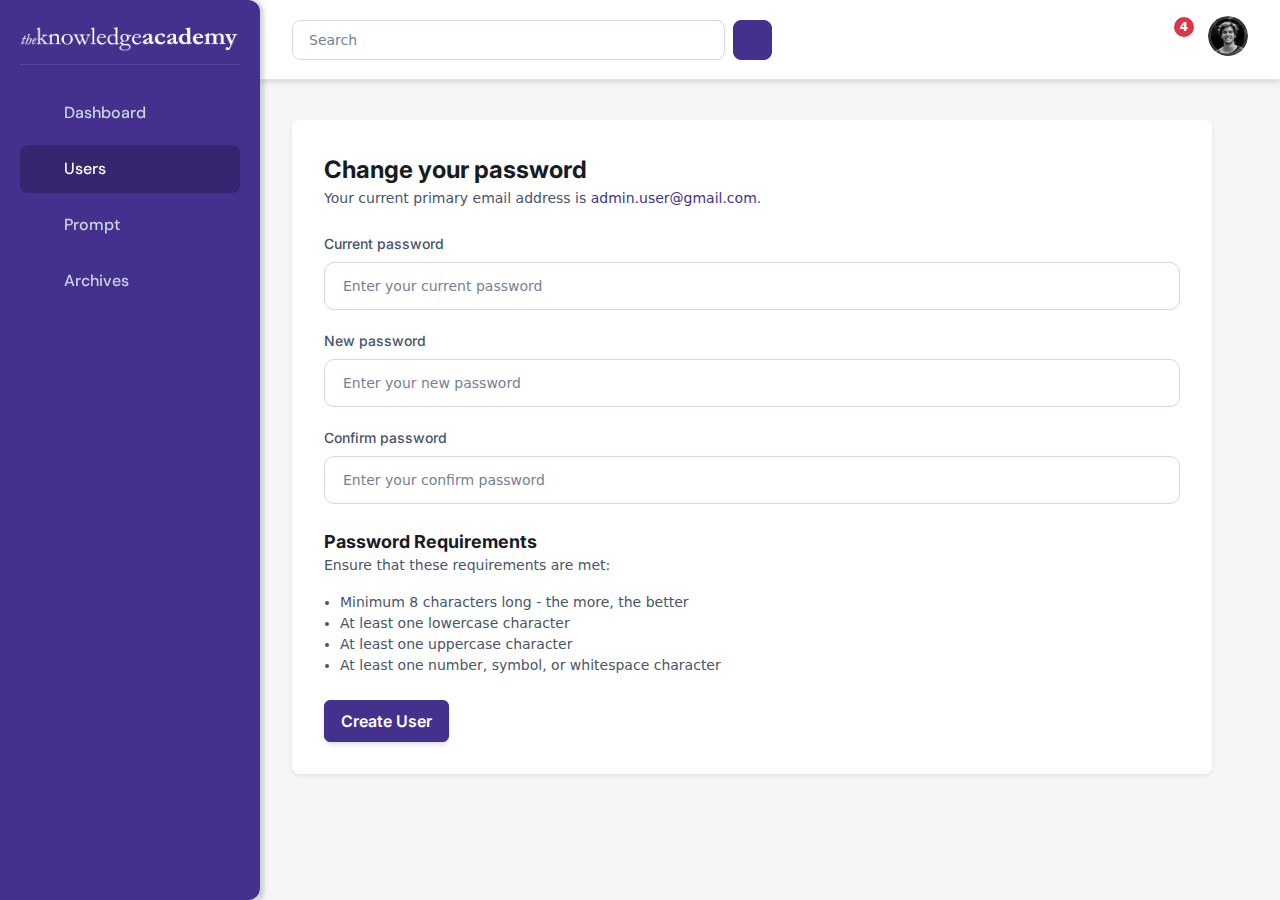
<file: change_password.html>
<!DOCTYPE html>
<html>
  <head>
    <meta charset="utf-8" />
    <meta http-equiv="X-UA-Compatible" content="IE=edge" />
    <title></title>
    <meta name="description" content="" />
    <meta name="viewport" content="width=device-width, initial-scale=1" />
    <link
      href="https://cdn.jsdelivr.net/npm/bootstrap@5.3.3/dist/css/bootstrap.min.css"
      rel="stylesheet"
      integrity="sha384-QWTKZyjpPEjISv5WaRU9OFeRpok6YctnYmDr5pNlyT2bRjXh0JMhjY6hW+ALEwIH"
      crossorigin="anonymous"
    />
    <link
      rel="stylesheet"
      href="https://cdnjs.cloudflare.com/ajax/libs/font-awesome/6.6.0/css/all.min.css"
      integrity="sha512-Kc323vGBEqzTmouAECnVceyQqyqdsSiqLQISBL29aUW4U/M7pSPA/gEUZQqv1cwx4OnYxTxve5UMg5GT6L4JJg=="
      crossorigin="anonymous"
      referrerpolicy="no-referrer"
    />
    <link rel="stylesheet" href="assets/css/main.css" />
  </head>

  <body>
    <!-- LOADER -->
    <div class="loader-wrapper">
      <div class="loader"></div>
    </div>
    <!-- END OF LOADER -->
    <div class="page-wrapper">
      <div class="admin-panel">
        <div class="admin-sidebar-overlay"></div>
        <!-- ADMIN SIDEBAR -->
        <div
          class="admin-sidebar bg-primary text-white d-flex flex-column align-items-start gap-y-4 font-dmsans"
        >
          <div
            class="sidebar-head d-flex align-items-center justify-content-between w-100"
          >
          <a href="index.html" class="text-white text-2xl font-bold mb-0 font-dmsans">
            <img src="assets/images/logo_white.png" alt="" />
          </a>
            <button
              type="button"
              class="text-white text-3xl hover-scale icon-24 d-lg-none"
              id="sidebar-close-btn"
            >
              <i class="fa-solid fa-square-xmark"></i>
            </button>
          </div>
          <div class="sidebar-body w-100 mt-2">
            <div class="sidebar-menu d-grid gap-y-2">
              <a
                href="index.html"
                class="menu-item d-flex align-items-center gap-x-3"
              >
                <span class="menu-item-icon icon-16">
                  <i class="fa-solid fa-house"></i>
                </span>
                <span
                  class="menu-item-text text-base text-french-gray font-medium"
                  >Dashboard</span
                >
              </a>
              <a
                href="users.html"
                class="menu-item d-flex align-items-center gap-x-3 active"
              >
                <span class="menu-item-icon icon-16">
                  <i class="fa-solid fa-user"></i>
                </span>
                <span
                  class="menu-item-text text-base text-french-gray font-medium"
                  >Users</span
                >
              </a>
              <a
                href="prompt.html"
                class="menu-item d-flex align-items-center gap-x-3"
              >
                <span class="menu-item-icon icon-16">
                  <i class="far fa-window-restore"></i>
                </span>
                <span
                  class="menu-item-text text-base text-french-gray font-medium"
                  >Prompt</span
                >
              </a>
              <a
                href="archives.html"
                class="menu-item d-flex align-items-center gap-x-3"
              >
                <span class="menu-item-icon icon-16">
                  <i class="fas fa-folder"></i>
                </span>
                <span
                  class="menu-item-text text-base text-french-gray font-medium"
                  >Archives</span
                >
              </a>
            </div>
          </div>
        </div>
        <!-- END OF ADMIN SIDEBAR -->

        <!-- ADMIN MAIN -->
        <div class="admin-main">
          <!-- ADMIN APPBAR -->
          <div
            class="admin-appbar d-flex align-items-center justify-content-between"
          >
            <div
              class="d-flex align-items-center justify-content-start gap-x-4 w-100"
            >
              <button
                type="button"
                class="hamburger d-lg-none"
                id="sidebar-open-btn"
              >
                <div class="menu-bar"></div>
              </button>
              <form
                class="appbar-search-form d-flex align-items-center gap-x-2"
              >
                <div class="form-elem w-100">
                  <input
                    type="email"
                    class="form-control form-control-sm"
                    placeholder="Search"
                  />
                </div>
                <button type="submit" class="btn appbar-search-icon">
                  <i class="fa-solid fa-magnifying-glass"></i>
                </button>
              </form>
            </div>
            <div class="appbar-toolbar d-flex align-items-center gap-x-4">
              <button type="button" class="notification-btn position-relative">
                <span class="icon-32 text-xl">
                  <i class="fa-solid fa-bell"></i>
                </span>
                <span
                  class="icon-text position-absolute icon-20 text-white rounded-circle text-xs font-semibold"
                  >4</span
                >
              </button>
              <div class="dropdown">
                <button
                  type="button"
                  class="profile-btn dropdown-toggle"
                  data-bs-toggle="dropdown"
                  aria-expanded="false"
                >
                  <span
                    class="profile-btn-img rounded-circle overflow-hidden d-inline-flex"
                  >
                    <img
                      src="assets/images/profile.jpg"
                      class="w-100 h-100 object-cover"
                      alt=""
                    />
                  </span>
                </button>
                <ul class="dropdown-menu">
                  <li>
                    <a
                      class="dropdown-item d-flex align-items-center gap-x-1 text-sm font-medium"
                      href="profile.html"
                      ><span class="icon-20"
                        ><i class="fa-solid fa-user"></i></span
                      >My Profile</a
                    >
                  </li>
                  <li>
                    <a
                      class="dropdown-item d-flex align-items-center gap-x-1 text-sm font-medium"
                      href="change_password.html"
                    >
                      <span class="icon-20"
                        ><i class="fa-solid fa-lock"></i> </span
                      >Change Password</a
                    >
                  </li>
                  <li>
                    <hr class="dropdown-divider" />
                  </li>
                  <li>
                    <a
                      class="dropdown-item d-flex align-items-center gap-x-1 text-sm font-medium"
                      href="#"
                    >
                      <span class="icon-20">
                        <i class="fa-solid fa-right-from-bracket"></i>
                      </span>
                      <span>Logout</span></a
                    >
                  </li>
                </ul>
              </div>
            </div>
          </div>
          <!-- END OF ADMIN APPBAR -->

          <!-- ADMIN CONTENT -->
          <div class="admin-content">
            <div class="dataform rounded-8 bg-white">
              <div class="dataform-head">
                <h3 class="font-bold mt-0 text-rich-black text-2xl">
                  Change your password
                </h3>
                <p class="text-sm mb-0">
                  Your current primary email address is
                  <span class="text-primary font-medium"
                    >admin.user@gmail.com</span
                  >.
                </p>
              </div>
              <div class="dataform-body mt-4">
                <form>
                  <div class="form-wrapper">
                    <div class="form-elem-group mb-4">
                      <div class="form-elem password-form-elem">
                        <label
                          for=""
                          class="form-label font-medium text-payne-grey"
                          >Current password</label
                        >
                        <div class="form-elem-wrapper">
                          <input
                            type="password"
                            class="form-control"
                            placeholder="Enter your current password"
                          />
                          <span class="form-elem-icon text-primary-light">
                            <i class="fa-solid fa-eye"></i>
                            <i class="fa-solid fa-eye-slash"></i>
                          </span>
                        </div>
                      </div>
                      <div class="form-elem password-form-elem">
                        <label
                          for=""
                          class="form-label font-medium text-payne-grey"
                          >New password</label
                        >
                        <div class="form-elem-wrapper">
                          <input
                            type="password"
                            class="form-control"
                            placeholder="Enter your new password"
                          />
                          <span class="form-elem-icon text-primary-light">
                            <i class="fa-solid fa-eye"></i>
                            <i class="fa-solid fa-eye-slash"></i>
                          </span>
                        </div>
                      </div>
                      <div class="form-elem password-form-elem">
                        <label
                          for=""
                          class="form-label font-medium text-payne-grey"
                          >Confirm password</label
                        >
                        <div class="form-elem-wrapper">
                          <input
                            type="password"
                            class="form-control"
                            placeholder="Enter your confirm password"
                          />
                          <span class="form-elem-icon text-primary-light">
                            <i class="fa-solid fa-eye"></i>
                            <i class="fa-solid fa-eye-slash"></i>
                          </span>
                        </div>
                      </div>
                    </div>
                    <div class="my-4">
                      <h3 class="text-rich-black font-bold text-lg">
                        Password Requirements
                      </h3>
                      <p class="text-sm">
                        Ensure that these requirements are met:
                      </p>
                      <ul class="text-sm ms-0 list-styled-disc ps-3">
                        <li>
                          Minimum 8 characters long - the more, the better
                        </li>
                        <li>At least one lowercase character</li>
                        <li>At least one uppercase character</li>
                        <li>
                          At least one number, symbol, or whitespace character
                        </li>
                      </ul>
                    </div>
                    <button type="submit" class="btn btn-sm btn-primary">
                      <span class="btn-text">Create User</span>
                    </button>
                  </div>
                </form>
              </div>
            </div>
          </div>
          <!-- END OF ADMIN CONTENT -->
        </div>
        <!-- END OF ADMIN MAIN -->
      </div>
    </div>
    <script
      src="https://cdn.jsdelivr.net/npm/bootstrap@5.3.3/dist/js/bootstrap.bundle.min.js"
      integrity="sha384-YvpcrYf0tY3lHB60NNkmXc5s9fDVZLESaAA55NDzOxhy9GkcIdslK1eN7N6jIeHz"
      crossorigin="anonymous"
    ></script>
    <script src="./assets/js/main.js"></script>
  </body>
</html>
</file>
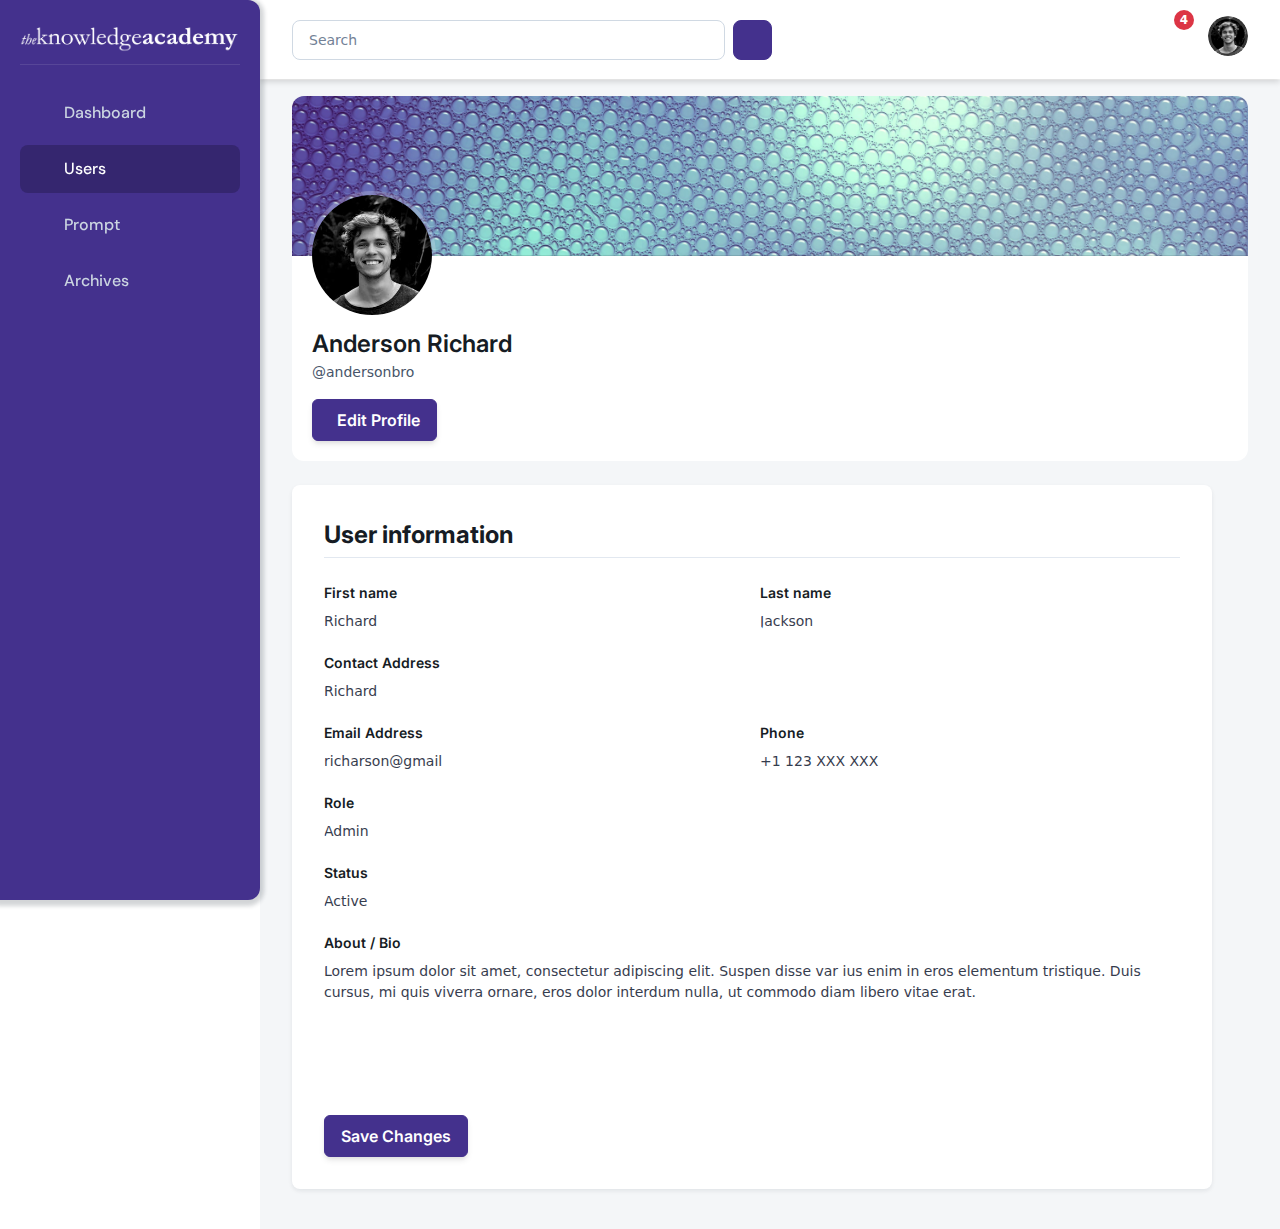
<file: details_user.html>
<!DOCTYPE html>
<html>
  <head>
    <meta charset="utf-8" />
    <meta http-equiv="X-UA-Compatible" content="IE=edge" />
    <title></title>
    <meta name="description" content="" />
    <meta name="viewport" content="width=device-width, initial-scale=1" />
    <link
      href="https://cdn.jsdelivr.net/npm/bootstrap@5.3.3/dist/css/bootstrap.min.css"
      rel="stylesheet"
      integrity="sha384-QWTKZyjpPEjISv5WaRU9OFeRpok6YctnYmDr5pNlyT2bRjXh0JMhjY6hW+ALEwIH"
      crossorigin="anonymous"
    />
    <link
      rel="stylesheet"
      href="https://cdnjs.cloudflare.com/ajax/libs/font-awesome/6.6.0/css/all.min.css"
      integrity="sha512-Kc323vGBEqzTmouAECnVceyQqyqdsSiqLQISBL29aUW4U/M7pSPA/gEUZQqv1cwx4OnYxTxve5UMg5GT6L4JJg=="
      crossorigin="anonymous"
      referrerpolicy="no-referrer"
    />
    <link rel="stylesheet" href="assets/css/main.css" />
  </head>

  <body>
    <!-- LOADER -->
    <div class="loader-wrapper">
      <div class="loader"></div>
    </div>
    <!-- END OF LOADER -->
    <div class="page-wrapper">
      <div class="admin-panel">
        <div class="admin-sidebar-overlay"></div>
        <!-- ADMIN SIDEBAR -->
        <div
          class="admin-sidebar bg-primary text-white d-flex flex-column align-items-start gap-y-4 font-dmsans"
        >
          <div
            class="sidebar-head d-flex align-items-center justify-content-between w-100"
          >
            <h3 class="text-white text-2xl font-bold mb-0 font-dmsans">
              <img src="assets/images/logo_white.png" alt="" />
            </h3>
            <button
              type="button"
              class="text-white text-3xl hover-scale icon-24 d-lg-none"
              id="sidebar-close-btn"
            >
              <i class="fa-solid fa-square-xmark"></i>
            </button>
          </div>
          <div class="sidebar-body w-100 mt-2">
            <div class="sidebar-menu d-grid gap-y-2">
              <a
                href="index.html"
                class="menu-item d-flex align-items-center gap-x-3"
              >
                <span class="menu-item-icon icon-16">
                  <i class="fa-solid fa-house"></i>
                </span>
                <span
                  class="menu-item-text text-base text-french-gray font-medium"
                  >Dashboard</span
                >
              </a>
              <a
                href="users.html"
                class="menu-item d-flex align-items-center gap-x-3 active"
              >
                <span class="menu-item-icon icon-16">
                  <i class="fa-solid fa-user"></i>
                </span>
                <span
                  class="menu-item-text text-base text-french-gray font-medium"
                  >Users</span
                >
              </a>
              <a
                href="prompt.html"
                class="menu-item d-flex align-items-center gap-x-3"
              >
                <span class="menu-item-icon icon-16">
                  <i class="far fa-window-restore"></i>
                </span>
                <span
                  class="menu-item-text text-base text-french-gray font-medium"
                  >Prompt</span
                >
              </a>

              <a
                href="archives.html"
                class="menu-item d-flex align-items-center gap-x-3"
              >
                <span class="menu-item-icon icon-16">
                  <i class="fas fa-folder"></i>
                </span>
                <span
                  class="menu-item-text text-base text-french-gray font-medium"
                  >Archives</span
                >
              </a>
            </div>
          </div>
        </div>
        <!-- END OF ADMIN SIDEBAR -->

        <!-- ADMIN MAIN -->
        <div class="admin-main">
          <!-- ADMIN APPBAR -->
          <div
            class="admin-appbar d-flex align-items-center justify-content-between"
          >
            <div
              class="d-flex align-items-center justify-content-start gap-x-4 w-100"
            >
              <button
                type="button"
                class="hamburger d-lg-none"
                id="sidebar-open-btn"
              >
                <div class="menu-bar"></div>
              </button>
              <form
                class="appbar-search-form d-flex aling-items-center gap-x-2"
              >
                <div class="form-elem w-100">
                  <input
                    type="email"
                    class="form-control form-control-sm"
                    placeholder="Search"
                  />
                </div>
                <button type="submit" class="btn appbar-search-icon">
                  <i class="fa-solid fa-magnifying-glass"></i>
                </button>
              </form>
            </div>
            <div class="appbar-toolbar d-flex aling-items-center gap-x-4">
              <button type="button" class="notification-btn position-relative">
                <span class="icon-32 text-xl">
                  <i class="fa-solid fa-bell"></i>
                </span>
                <span
                  class="icon-text position-absolute icon-20 text-white rounded-circle text-xs font-semibold"
                  >4</span
                >
              </button>
              <div class="dropdown">
                <button
                  type="button"
                  class="profile-btn dropdown-toggle"
                  data-bs-toggle="dropdown"
                  aria-expanded="false"
                >
                  <span
                    class="profile-btn-img rounded-circle overflow-hidden d-inline-flex"
                  >
                    <img
                      src="assets/images/profile.jpg"
                      class="w-100 h-100 object-cover"
                      alt=""
                    />
                  </span>
                </button>
                <ul class="dropdown-menu">
                  <li>
                    <a
                      class="dropdown-item d-flex align-items-center gap-x-1 text-sm font-medium"
                      href="profile.html"
                      ><span class="icon-20"
                        ><i class="fa-solid fa-user"></i></span
                      >My Profile</a
                    >
                  </li>
                  <li>
                    <a
                      class="dropdown-item d-flex align-items-center gap-x-1 text-sm font-medium"
                      href="change_password.html"
                    >
                      <span class="icon-20"
                        ><i class="fa-solid fa-lock"></i> </span
                      >Change Password</a
                    >
                  </li>
                  <li>
                    <hr class="dropdown-divider" />
                  </li>
                  <li>
                    <a
                      class="dropdown-item d-flex align-items-center gap-x-1 text-sm font-medium"
                      href="#"
                    >
                      <span class="icon-20">
                        <i class="fa-solid fa-right-from-bracket"></i>
                      </span>
                      <span>Logout</span></a
                    >
                  </li>
                </ul>
              </div>
            </div>
          </div>
          <!-- END OF ADMIN APPBAR -->

          <!-- ADMIN CONTENT -->
          <div class="admin-content">
            <div class="user-details-head rounded-12 bg-white overflow-hidden">
              <div class="user-head-top">
                <div class="user-head-avatar rounded-circle overflow-hidden">
                  <img
                    src="assets/images/profile.jpg"
                    class="w-100 h-100 object-cover"
                    alt=""
                  />
                </div>
              </div>
              <div class="user-head-bottom">
                <h3 class="text-2xl font-semibold text-rich-black">
                  Anderson Richard
                </h3>
                <p class="text-sm mb-0">@andersonbro</p>
                <a href="edit_user.html" class="btn btn-primary btn-sm mt-3">
                  <span class="btn-icon"><i class="fas fa-user-edit"></i></span>
                  <span class="btn-text">Edit Profile</span>
                </a>
              </div>
            </div>

            <div class="dataform rounded-8 bg-white">
              <div class="dataform-head border-b-gray-200-1">
                <h3 class="font-bold mt-0 mb-1 text-rich-black text-2xl">
                  User information
                </h3>
              </div>
              <div class="dataform-body mt-4">
                <form>
                  <div class="form-wrapper">
                    <div class="form-elem-group mb-4">
                      <div class="d-grid grid-cols-2 gap-4">
                        <div class="form-elem">
                          <label
                            for=""
                            class="form-label font-semibold text-rich-black"
                            >First name</label
                          >
                          <input
                            type="text"
                            class="form-control"
                            value="Richard"
                            readonly="true"
                          />
                        </div>
                        <div class="form-elem">
                          <label
                            for=""
                            class="form-label font-semibold text-rich-black"
                            >Last name</label
                          >
                          <input
                            type="text"
                            class="form-control"
                            value="Jackson"
                            readonly="true"
                          />
                        </div>
                      </div>
                      <div class="form-elem">
                        <label
                          for=""
                          class="form-label font-semibold text-rich-black"
                          >Contact Address</label
                        >
                        <input
                          type="text"
                          class="form-control"
                          value="Richard"
                          readonly="true"
                        />
                      </div>
                      <div class="d-grid grid-cols-2 gap-4">
                        <div class="form-elem">
                          <label
                            for=""
                            class="form-label font-semibold text-rich-black"
                            >Email Address</label
                          >
                          <input
                            type="text"
                            class="form-control"
                            value="richarson@gmail"
                            readonly="true"
                          />
                        </div>
                        <div class="form-elem">
                          <label
                            for=""
                            class="form-label font-semibold text-rich-black"
                            >Phone</label
                          >
                          <input
                            type="text"
                            class="form-control"
                            value="+1 123 XXX XXX"
                            readonly="true"
                          />
                        </div>
                      </div>
                      <div class="form-elem">
                        <label
                          for=""
                          class="form-label font-semibold text-rich-black"
                          >Role</label
                        >
                        <input
                          type="text"
                          class="form-control"
                          value="Admin"
                          readonly="true"
                        />
                      </div>
                      <div class="form-elem">
                        <label
                          for=""
                          class="form-label font-semibold text-rich-black"
                          >Status</label
                        >
                        <input
                          type="text"
                          class="form-control"
                          value="Active"
                          readonly="true"
                        />
                      </div>
                      <div class="form-elem">
                        <label
                          for=""
                          class="form-label font-semibold text-rich-black"
                          >About / Bio</label
                        >
                        <textarea
                          class="form-control"
                          name=""
                          id=""
                          readonly="true"
                        >
Lorem ipsum dolor sit amet, consectetur adipiscing elit. Suspen disse var ius enim in eros elementum tristique. Duis cursus, mi quis viverra ornare, eros dolor interdum nulla, ut commodo diam libero vitae erat.</textarea
                        >
                      </div>
                    </div>
                    <button type="submit" class="btn btn-sm btn-primary">
                      <span class="btn-text">Save Changes</span>
                    </button>
                  </div>
                </form>
              </div>
            </div>
          </div>
          <!-- END OF ADMIN CONTENT -->
        </div>
        <!-- END OF ADMIN MAIN -->
      </div>
    </div>
    <script
      src="https://cdn.jsdelivr.net/npm/bootstrap@5.3.3/dist/js/bootstrap.bundle.min.js"
      integrity="sha384-YvpcrYf0tY3lHB60NNkmXc5s9fDVZLESaAA55NDzOxhy9GkcIdslK1eN7N6jIeHz"
      crossorigin="anonymous"
    ></script>
    <script src="./assets/js/main.js"></script>
  </body>
</html>
</file>
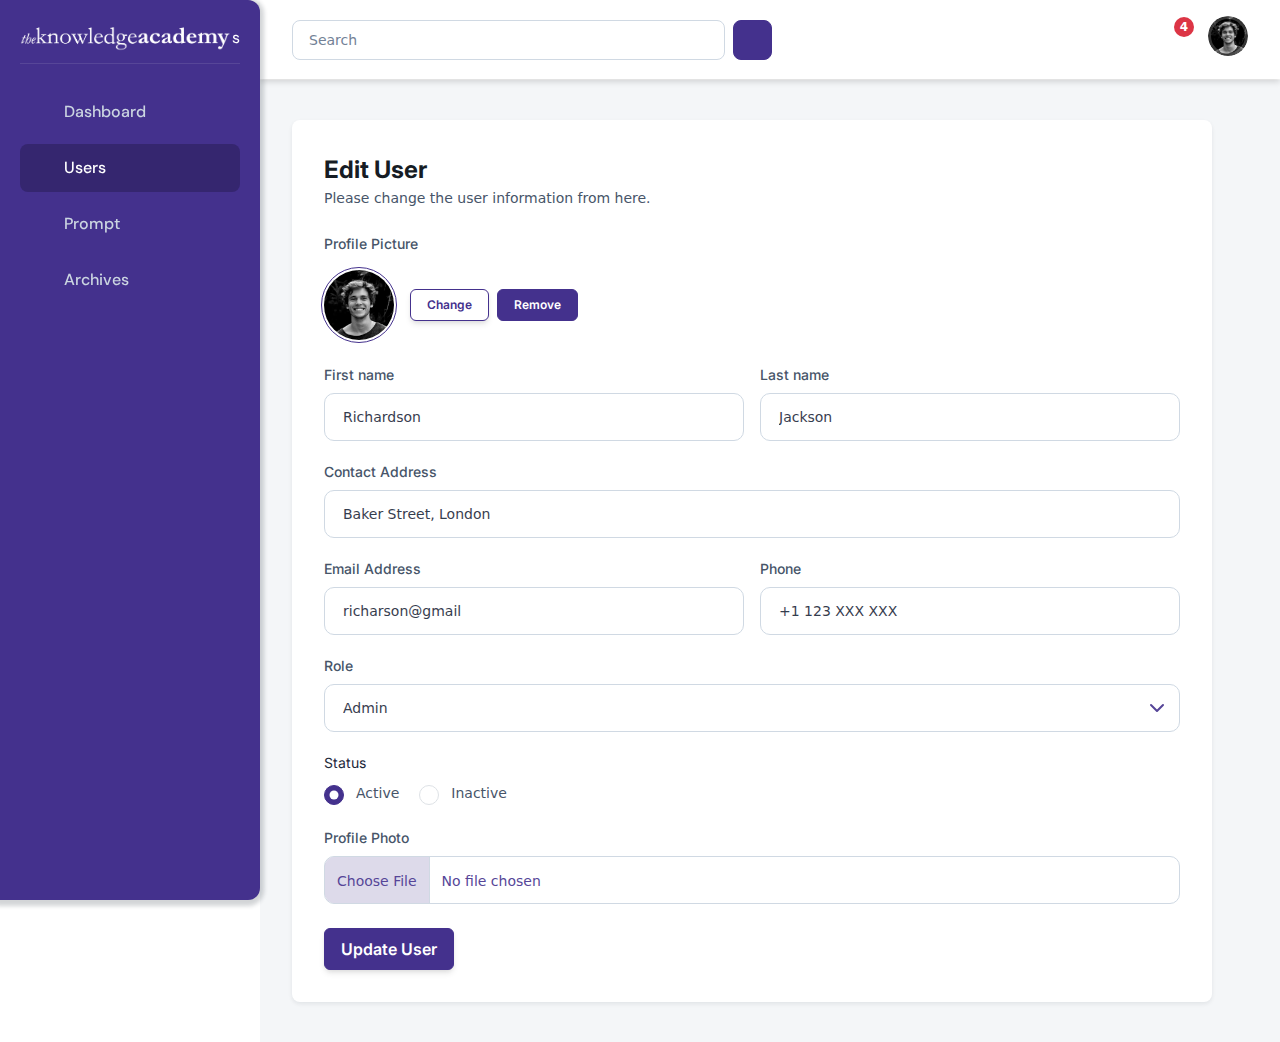
<file: edit_user.html>
<!DOCTYPE html>
<html>
  <head>
    <meta charset="utf-8" />
    <meta http-equiv="X-UA-Compatible" content="IE=edge" />
    <title></title>
    <meta name="description" content="" />
    <meta name="viewport" content="width=device-width, initial-scale=1" />
    <link
      href="https://cdn.jsdelivr.net/npm/bootstrap@5.3.3/dist/css/bootstrap.min.css"
      rel="stylesheet"
      integrity="sha384-QWTKZyjpPEjISv5WaRU9OFeRpok6YctnYmDr5pNlyT2bRjXh0JMhjY6hW+ALEwIH"
      crossorigin="anonymous"
    />
    <link
      rel="stylesheet"
      href="https://cdnjs.cloudflare.com/ajax/libs/font-awesome/6.6.0/css/all.min.css"
      integrity="sha512-Kc323vGBEqzTmouAECnVceyQqyqdsSiqLQISBL29aUW4U/M7pSPA/gEUZQqv1cwx4OnYxTxve5UMg5GT6L4JJg=="
      crossorigin="anonymous"
      referrerpolicy="no-referrer"
    />
    <link rel="stylesheet" href="assets/css/main.css" />
  </head>

  <body>
    <!-- LOADER -->
    <div class="loader-wrapper">
      <div class="loader"></div>
    </div>
    <!-- END OF LOADER -->
    <div class="page-wrapper">
      <div class="admin-panel">
        <div class="admin-sidebar-overlay"></div>
        <!-- ADMIN SIDEBAR -->
        <div
          class="admin-sidebar bg-primary text-white d-flex flex-column align-items-start gap-y-4 font-dmsans"
        >
          <div
            class="sidebar-head d-flex align-items-center justify-content-between w-100"
          >
          <a href="index.html" class="text-white text-2xl font-bold mb-0 font-dmsans">
            <img src="assets/images/logo_white.png" alt="" />
          </a>s
            <button
              type="button"
              class="text-white text-3xl hover-scale icon-24 d-lg-none"
              id="sidebar-close-btn"
            >
              <i class="fa-solid fa-square-xmark"></i>
            </button>
          </div>
          <div class="sidebar-body w-100 mt-2">
            <div class="sidebar-menu d-grid gap-y-2">
              <a
                href="index.html"
                class="menu-item d-flex align-items-center gap-x-3"
              >
                <span class="menu-item-icon icon-16">
                  <i class="fa-solid fa-house"></i>
                </span>
                <span
                  class="menu-item-text text-base text-french-gray font-medium"
                  >Dashboard</span
                >
              </a>
              <a
                href="users.html"
                class="menu-item d-flex align-items-center gap-x-3 active"
              >
                <span class="menu-item-icon icon-16">
                  <i class="fa-solid fa-user"></i>
                </span>
                <span
                  class="menu-item-text text-base text-french-gray font-medium"
                  >Users</span
                >
              </a>
              <a
                href="prompt.html"
                class="menu-item d-flex align-items-center gap-x-3"
              >
                <span class="menu-item-icon icon-16">
                  <i class="far fa-window-restore"></i>
                </span>
                <span
                  class="menu-item-text text-base text-french-gray font-medium"
                  >Prompt</span
                >
              </a>

              <a
                href="archives.html"
                class="menu-item d-flex align-items-center gap-x-3"
              >
                <span class="menu-item-icon icon-16">
                  <i class="fas fa-folder"></i>
                </span>
                <span
                  class="menu-item-text text-base text-french-gray font-medium"
                  >Archives</span
                >
              </a>
            </div>
          </div>
        </div>
        <!-- END OF ADMIN SIDEBAR -->

        <!-- ADMIN MAIN -->
        <div class="admin-main">
          <!-- ADMIN APPBAR -->
          <div
            class="admin-appbar d-flex align-items-center justify-content-between"
          >
            <div
              class="d-flex align-items-center justify-content-start gap-x-4 w-100"
            >
              <button
                type="button"
                class="hamburger d-lg-none"
                id="sidebar-open-btn"
              >
                <div class="menu-bar"></div>
              </button>
              <form
                class="appbar-search-form d-flex align-items-center gap-x-2"
              >
                <div class="form-elem w-100">
                  <input
                    type="email"
                    class="form-control form-control-sm"
                    placeholder="Search"
                  />
                </div>
                <button type="submit" class="btn appbar-search-icon">
                  <i class="fa-solid fa-magnifying-glass"></i>
                </button>
              </form>
            </div>
            <div class="appbar-toolbar d-flex align-items-center gap-x-4">
              <button type="button" class="notification-btn position-relative">
                <span class="icon-32 text-xl">
                  <i class="fa-solid fa-bell"></i>
                </span>
                <span
                  class="icon-text position-absolute icon-20 text-white rounded-circle text-xs font-semibold"
                  >4</span
                >
              </button>
              <div class="dropdown">
                <button
                  type="button"
                  class="profile-btn dropdown-toggle"
                  data-bs-toggle="dropdown"
                  aria-expanded="false"
                >
                  <span
                    class="profile-btn-img rounded-circle overflow-hidden d-inline-flex"
                  >
                    <img
                      src="assets/images/profile.jpg"
                      class="w-100 h-100 object-cover"
                      alt=""
                    />
                  </span>
                </button>
                <ul class="dropdown-menu">
                  <li>
                    <a
                      class="dropdown-item d-flex align-items-center gap-x-1 text-sm font-medium"
                      href="profile.html"
                      ><span class="icon-20"
                        ><i class="fa-solid fa-user"></i></span
                      >My Profile</a
                    >
                  </li>
                  <li>
                    <a
                      class="dropdown-item d-flex align-items-center gap-x-1 text-sm font-medium"
                      href="change_password.html"
                    >
                      <span class="icon-20"
                        ><i class="fa-solid fa-lock"></i> </span
                      >Change Password</a
                    >
                  </li>
                  <li>
                    <hr class="dropdown-divider" />
                  </li>
                  <li>
                    <a
                      class="dropdown-item d-flex align-items-center gap-x-1 text-sm font-medium"
                      href="#"
                    >
                      <span class="icon-20">
                        <i class="fa-solid fa-right-from-bracket"></i>
                      </span>
                      <span>Logout</span></a
                    >
                  </li>
                </ul>
              </div>
            </div>
          </div>
          <!-- END OF ADMIN APPBAR -->

          <!-- ADMIN CONTENT -->
          <div class="admin-content">
            <div class="dataform rounded-8 bg-white">
              <div class="dataform-head">
                <h3 class="font-bold mt-0 text-rich-black text-2xl">
                  Edit User
                </h3>
                <p class="text-sm mb-0">
                  Please change the user information from here.
                </p>
              </div>
              <div class="dataform-body mt-4">
                <form>
                  <div class="form-wrapper">
                    <div class="form-elem mb-4">
                      <label
                        for=""
                        class="form-label font-medium text-payne-grey"
                        >Profile Picture</label
                      >
                      <div
                        class="form-image d-flex align-items-center gap-x-4 mt-2"
                      >
                        <div
                          class="form-image-preview rounded-circle overflow-hidden cursor-pointer"
                        >
                          <img
                            src="assets/images/profile.jpg"
                            class="object-cover w-100 h-100"
                            id="profile-preview-img"
                            alt=""
                          />
                          <span class="profile-preview-icon text-white">
                            <i class="fas fa-edit"></i>
                          </span>
                          <input
                            type="file"
                            class="hidden"
                            id="profile-select-input"
                          />
                        </div>
                        <div
                          class="form-image-actions d-flex flex-wrap align-items-center gap-x-2"
                        >
                          <button
                            type="button"
                            class="btn btn-xs btn-outline-primary"
                          >
                            <span class="btn-text">Change</span>
                          </button>
                          <button
                            type="button"
                            class="btn btn-xs"
                            id="remove-img-btn"
                          >
                            <span class="btn-text">Remove</span>
                          </button>
                        </div>
                      </div>
                    </div>
                    <div class="form-elem-group mb-4">
                      <div class="d-grid grid-cols-2 gap-4">
                        <div class="form-elem">
                          <label
                            for=""
                            class="form-label font-medium text-payne-grey"
                            >First name</label
                          >
                          <input
                            type="text"
                            class="form-control"
                            placeholder="E.g. Richardson"
                            name=""
                            value="Richardson"
                          />
                        </div>
                        <div class="form-elem">
                          <label
                            for=""
                            class="form-label font-medium text-payne-grey"
                            >Last name</label
                          >
                          <input
                            type="text"
                            class="form-control"
                            placeholder="E.g. Jackson"
                            name=""
                            value="Jackson"
                          />
                        </div>
                      </div>
                      <div class="form-elem">
                        <label
                          for=""
                          class="form-label font-medium text-payne-grey"
                          >Contact Address</label
                        >
                        <input
                          type="text"
                          class="form-control"
                          placeholder="E.g. Baker Street, London"
                          name=""
                          value="Baker Street, London"
                        />
                      </div>
                      <div class="d-grid grid-cols-2 gap-4">
                        <div class="form-elem">
                          <label
                            for=""
                            class="form-label font-medium text-payne-grey"
                            >Email Address</label
                          >
                          <input
                            type="text"
                            class="form-control"
                            placeholder="E.g. richarson@gmail.com"
                            name=""
                            value="richarson@gmail"
                          />
                        </div>
                        <div class="form-elem">
                          <label
                            for=""
                            class="form-label font-medium text-payne-grey"
                            >Phone</label
                          >
                          <input
                            type="text"
                            class="form-control"
                            placeholder="+1 123 XXX XXXX"
                            name=""
                            value="+1 123 XXX XXX"
                          />
                        </div>
                      </div>
                      <div class="form-elem">
                        <label
                          for=""
                          class="form-label font-medium text-payne-grey"
                          >Role</label
                        >
                        <select class="form-select">
                          <option>-- Select Role --</option>
                          <option selected value="admin">Admin</option>
                          <option value="guest">Guest</option>
                          <option value="author0">Author</option>
                        </select>
                      </div>
                      <div class="form-elem">
                        <label for="" class="form-label">Status</label>
                        <div class="d-flex flex-wrap gap-x-5">
                          <div class="form-check">
                            <input
                              class="form-check-input"
                              type="radio"
                              value=""
                              id=""
                              name="status"
                              checked
                            />
                            <label class="form-check-label text-sm ps-2" for="">
                              Active
                            </label>
                          </div>
                          <div class="form-check">
                            <input
                              class="form-check-input"
                              type="radio"
                              value=""
                              id=""
                              name="status"
                            />
                            <label class="form-check-label text-sm ps-2" for="">
                              Inactive
                            </label>
                          </div>
                        </div>
                      </div>
                      <div class="form-elem">
                        <label
                          for=""
                          class="form-label font-medium text-payne-grey"
                          >Profile Photo</label
                        >
                        <input
                          type="file"
                          accept="image/*"
                          class="form-control"
                        />
                      </div>
                    </div>
                    <button type="submit" class="btn btn-sm btn-primary">
                      <span class="btn-text">Update User</span>
                    </button>
                  </div>
                </form>
              </div>
            </div>
          </div>
          <!-- END OF ADMIN CONTENT -->
        </div>
        <!-- END OF ADMIN MAIN -->
      </div>
    </div>
    <script
      src="https://cdn.jsdelivr.net/npm/bootstrap@5.3.3/dist/js/bootstrap.bundle.min.js"
      integrity="sha384-YvpcrYf0tY3lHB60NNkmXc5s9fDVZLESaAA55NDzOxhy9GkcIdslK1eN7N6jIeHz"
      crossorigin="anonymous"
    ></script>
    <script src="./assets/js/main.js"></script>
  </body>
</html>
</file>
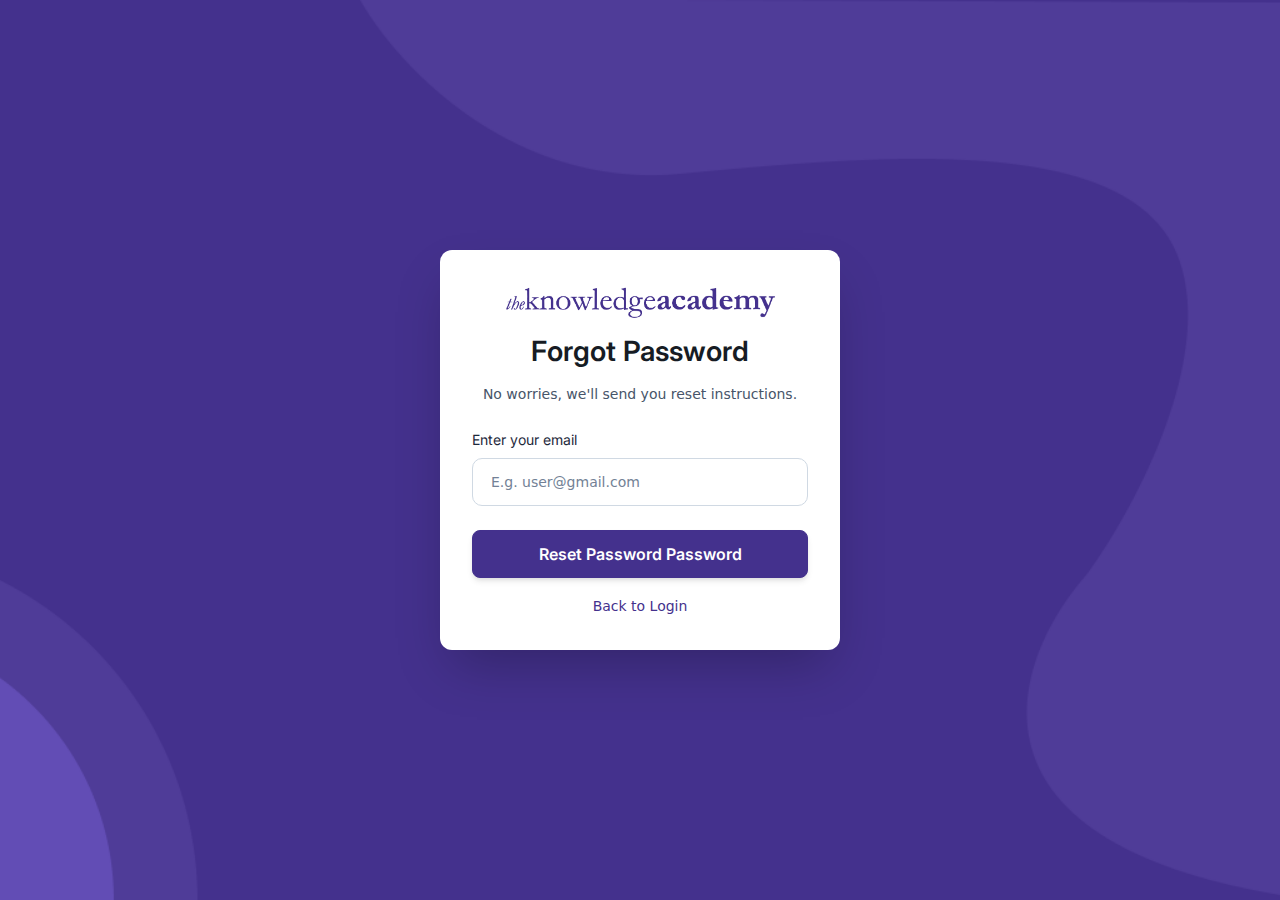
<file: forgot_password.html>
<!DOCTYPE html>
<html>
  <head>
    <meta charset="utf-8" />
    <meta http-equiv="X-UA-Compatible" content="IE=edge" />
    <title></title>
    <meta name="description" content="" />
    <meta name="viewport" content="width=device-width, initial-scale=1" />
    <link
      href="https://cdn.jsdelivr.net/npm/bootstrap@5.3.3/dist/css/bootstrap.min.css"
      rel="stylesheet"
      integrity="sha384-QWTKZyjpPEjISv5WaRU9OFeRpok6YctnYmDr5pNlyT2bRjXh0JMhjY6hW+ALEwIH"
      crossorigin="anonymous"
    />
    <link
      rel="stylesheet"
      href="https://cdnjs.cloudflare.com/ajax/libs/font-awesome/6.6.0/css/all.min.css"
      integrity="sha512-Kc323vGBEqzTmouAECnVceyQqyqdsSiqLQISBL29aUW4U/M7pSPA/gEUZQqv1cwx4OnYxTxve5UMg5GT6L4JJg=="
      crossorigin="anonymous"
      referrerpolicy="no-referrer"
    />
    <link rel="stylesheet" href="assets/css/main.css" />
  </head>
  <body>
    <!-- LOADER -->
    <div class="loader-wrapper">
      <div class="loader"></div>
    </div>
    <!-- END OF LOADER -->
    <div class="page-wrapper">
      <div class="page-form d-flex align-items-center justify-content-center">
        <div class="container d-flex align-items-center justify-content-center">
          <div class="page-form-wrapper bg-white rounded-12">
            <div class="page-form-logo mb-2">
              <img src="./assets/images/logo.png" alt="" />
            </div>
            <h3 class="form-elem-ttl font-semibold mt-0">Forgot Password</h3>
            <p class="text-sm mb-0 text-center">
              No worries, we'll send you reset instructions.
            </p>

            <form class="form">
              <div class="form-wrapper mx-auto w-100">
                <div class="form-elem-group">
                  <div class="form-elem">
                    <label for="" class="form-label">Enter your email</label>
                    <input
                      type="text"
                      class="form-control"
                      placeholder="E.g. user@gmail.com"
                    />
                  </div>
                </div>
                <button type="submit" class="btn btn-primary btn-block mt-4">
                  <span class="btn-text">Reset Password Password</span>
                </button>
              </div>
            </form>
            <div class="page-form-foot mt-3 text-center">
              <a href="login.html" class="text-primary text-sm hover-underline"
                ><i class="fas fa-long-arrow-alt-left"></i> Back
                to Login</a
              >
            </div>
          </div>
        </div>
      </div>
    </div>
    <script
      src="https://cdn.jsdelivr.net/npm/bootstrap@5.3.3/dist/js/bootstrap.bundle.min.js"
      integrity="sha384-YvpcrYf0tY3lHB60NNkmXc5s9fDVZLESaAA55NDzOxhy9GkcIdslK1eN7N6jIeHz"
      crossorigin="anonymous"
    ></script>
    <script src="./assets/js/main.js"></script>
  </body>
</html>
</file>
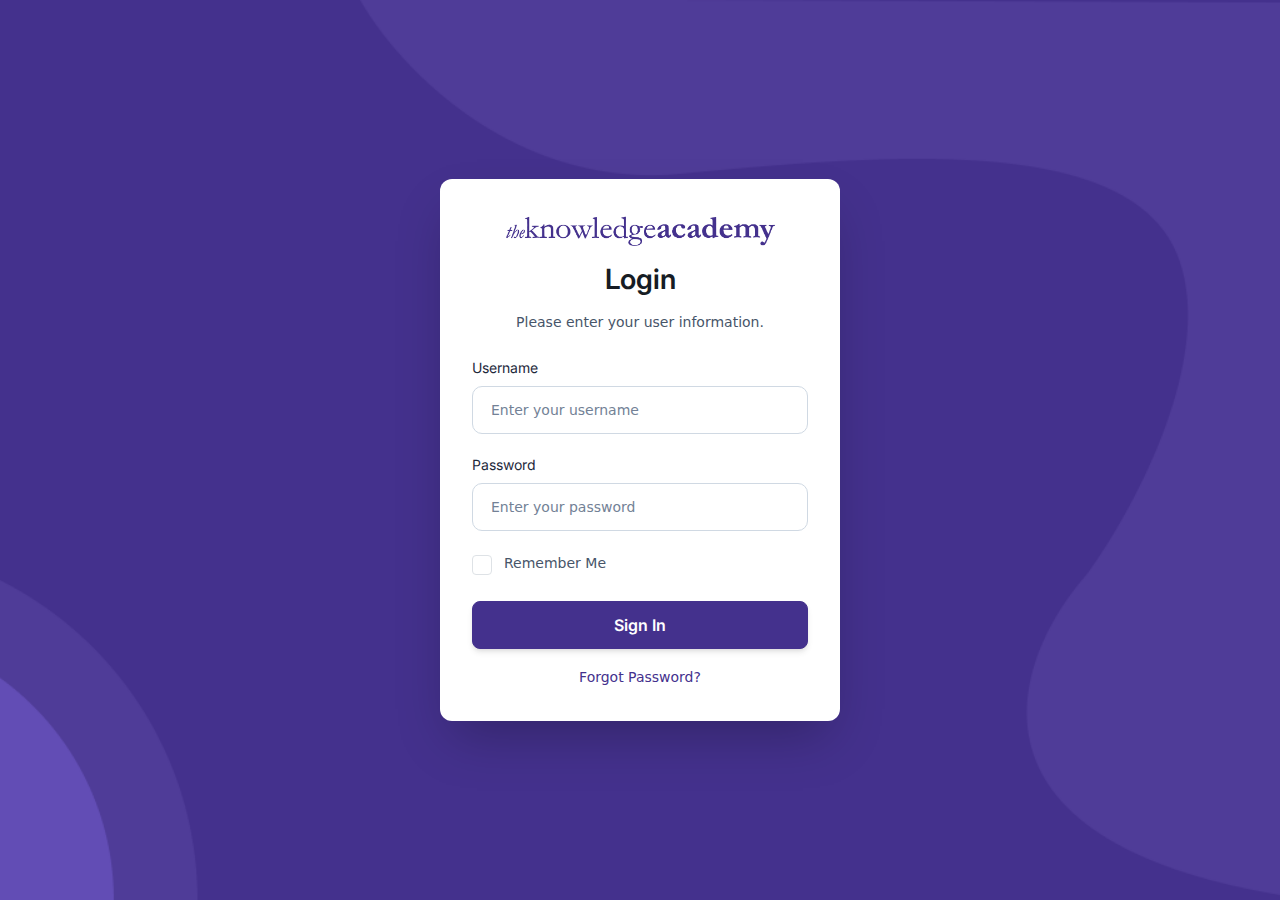
<file: login.html>
<!DOCTYPE html>
<html>
  <head>
    <meta charset="utf-8" />
    <meta http-equiv="X-UA-Compatible" content="IE=edge" />
    <title></title>
    <meta name="description" content="" />
    <meta name="viewport" content="width=device-width, initial-scale=1" />
    <link
      href="https://cdn.jsdelivr.net/npm/bootstrap@5.3.3/dist/css/bootstrap.min.css"
      rel="stylesheet"
      integrity="sha384-QWTKZyjpPEjISv5WaRU9OFeRpok6YctnYmDr5pNlyT2bRjXh0JMhjY6hW+ALEwIH"
      crossorigin="anonymous"
    />
    <link
      rel="stylesheet"
      href="https://cdnjs.cloudflare.com/ajax/libs/font-awesome/6.6.0/css/all.min.css"
      integrity="sha512-Kc323vGBEqzTmouAECnVceyQqyqdsSiqLQISBL29aUW4U/M7pSPA/gEUZQqv1cwx4OnYxTxve5UMg5GT6L4JJg=="
      crossorigin="anonymous"
      referrerpolicy="no-referrer"
    />
    <link rel="stylesheet" href="assets/css/main.css" />
  </head>
  <body>
    <!-- LOADER -->
    <div class="loader-wrapper">
      <div class="loader"></div>
    </div>
    <!-- END OF LOADER -->
    <div class="page-wrapper">
      <div class="page-form d-flex align-items-center justify-content-center">
        <div class="container d-flex align-items-center justify-content-center">
          <div class="page-form-wrapper bg-white rounded-12">
            <div class="page-form-logo mb-2">
              <img src="./assets/images/logo.png" alt="" />
            </div>
            <h3 class="form-elem-ttl font-semibold mt-0">Login</h3>
            <p class="text-sm mb-0 text-center">Please enter your user information.</p>

            <form class="form">
              <div class="form-wrapper mx-auto w-100">
                <div class="form-elem-group">
                  <div class="form-elem">
                    <label for="" class="form-label">Username</label>
                    <input
                      type="text"
                      class="form-control"
                      placeholder="Enter your username"
                    />
                  </div>
                  <div class="form-elem password-form-elem">
                    <label for="" class="form-label">Password</label>
                    <div class="form-elem-wrapper">
                      <input
                        type="password"
                        class="form-control"
                        placeholder="Enter your password"
                      />
                      <span class="form-elem-icon text-primary-light">
                        <i class="fa-solid fa-eye"></i>
                        <i class="fa-solid fa-eye-slash"></i>
                      </span>
                    </div>
                  </div>
                  <div class="form-check">
                    <input
                      class="form-check-input"
                      type="checkbox"
                      value=""
                      id="rememberMe"
                    />
                    <label
                      class="form-check-label text-sm ps-2"
                      for="rememberMe"
                    >
                      Remember Me
                    </label>
                  </div>
                </div>
                <button type="submit" class="btn btn-primary btn-block mt-4">
                  <span class="btn-text">Sign In</span>
                </button>
              </div>
            </form>
            <div class="page-form-foot mt-3 text-center">
              <a href="forgot_password.html" class="text-primary text-sm hover-underline"
                >Forgot Password?</a
              >
            </div>
          </div>
        </div>
      </div>
    </div>
    <script
      src="https://cdn.jsdelivr.net/npm/bootstrap@5.3.3/dist/js/bootstrap.bundle.min.js"
      integrity="sha384-YvpcrYf0tY3lHB60NNkmXc5s9fDVZLESaAA55NDzOxhy9GkcIdslK1eN7N6jIeHz"
      crossorigin="anonymous"
    ></script>
    <script src="./assets/js/main.js"></script>
  </body>
</html>
</file>
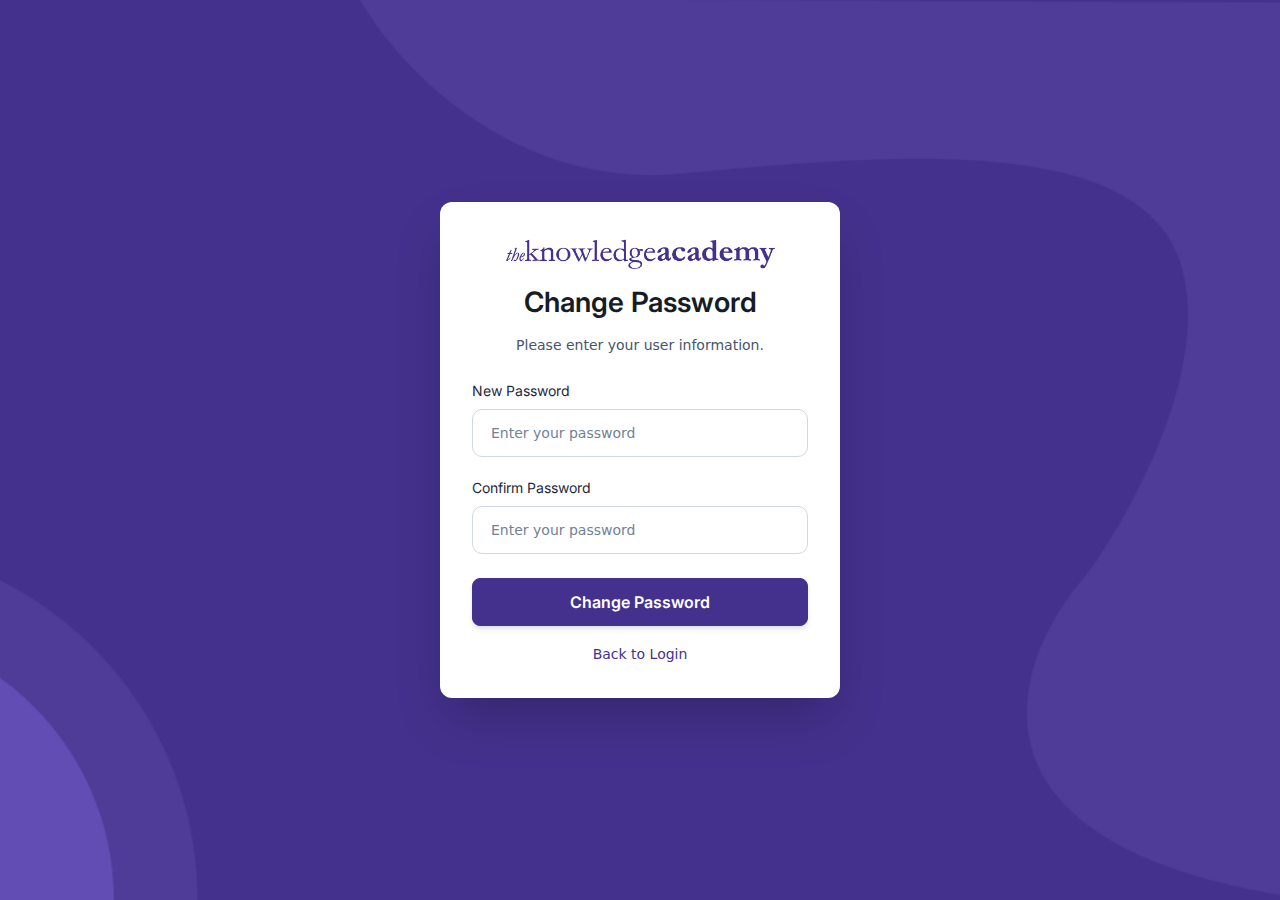
<file: password.html>
<!DOCTYPE html>
<html>
  <head>
    <meta charset="utf-8" />
    <meta http-equiv="X-UA-Compatible" content="IE=edge" />
    <title></title>
    <meta name="description" content="" />
    <meta name="viewport" content="width=device-width, initial-scale=1" />
    <link
      href="https://cdn.jsdelivr.net/npm/bootstrap@5.3.3/dist/css/bootstrap.min.css"
      rel="stylesheet"
      integrity="sha384-QWTKZyjpPEjISv5WaRU9OFeRpok6YctnYmDr5pNlyT2bRjXh0JMhjY6hW+ALEwIH"
      crossorigin="anonymous"
    />
    <link
      rel="stylesheet"
      href="https://cdnjs.cloudflare.com/ajax/libs/font-awesome/6.6.0/css/all.min.css"
      integrity="sha512-Kc323vGBEqzTmouAECnVceyQqyqdsSiqLQISBL29aUW4U/M7pSPA/gEUZQqv1cwx4OnYxTxve5UMg5GT6L4JJg=="
      crossorigin="anonymous"
      referrerpolicy="no-referrer"
    />
    <link rel="stylesheet" href="assets/css/main.css" />
  </head>
  <body>
    <!-- LOADER -->
    <div class="loader-wrapper">
      <div class="loader"></div>
    </div>
    <!-- END OF LOADER -->
    <div class="page-wrapper">
      <div class="page-form d-flex align-items-center justify-content-center">
        <div class="container d-flex align-items-center justify-content-center">
          <div class="page-form-wrapper bg-white rounded-12">
            <div class="page-form-logo mb-2">
              <img src="./assets/images/logo.png" alt="" />
            </div>
            <h3 class="form-elem-ttl font-semibold mt-0">Change Password</h3>
            <p class="text-sm mb-0 text-center">Please enter your user information.</p>

            <form class="form">
              <div class="form-wrapper mx-auto w-100">
                <div class="form-elem-group">
                  <!-- <div class="form-elem password-form-elem">
                    <label for="" class="form-label">Current Password</label>
                    <div class="form-elem-wrapper">
                      <input
                        type="password"
                        class="form-control"
                        placeholder="Enter your password"
                      />
                      <span class="form-elem-icon text-primary-light">
                        <i class="fa-solid fa-eye"></i>
                        <i class="fa-solid fa-eye-slash"></i>
                      </span>
                    </div>
                  </div> -->
                  <div class="form-elem password-form-elem">
                    <label for="" class="form-label">New Password</label>
                    <div class="form-elem-wrapper">
                      <input
                        type="password"
                        class="form-control"
                        placeholder="Enter your password"
                      />
                      <span class="form-elem-icon text-primary-light">
                        <i class="fa-solid fa-eye"></i>
                        <i class="fa-solid fa-eye-slash"></i>
                      </span>
                    </div>
                  </div>
                  <div class="form-elem password-form-elem">
                    <label for="" class="form-label">Confirm Password</label>
                    <div class="form-elem-wrapper">
                      <input
                        type="password"
                        class="form-control"
                        placeholder="Enter your password"
                      />
                      <span class="form-elem-icon text-primary-light">
                        <i class="fa-solid fa-eye"></i>
                        <i class="fa-solid fa-eye-slash"></i>
                      </span>
                    </div>
                  </div>
                </div>
                <button type="submit" class="btn btn-primary btn-block mt-4">
                  <span class="btn-text">Change Password</span>
                </button>
              </div>
            </form>
            <div class="page-form-foot mt-3 text-center">
              <a href="login.html" class="text-primary text-sm hover-underline"
                ><i class="fas fa-long-arrow-alt-left"></i> Back
                to Login</a
              >
            </div>
          </div>
        </div>
      </div>
    </div>
    <script
      src="https://cdn.jsdelivr.net/npm/bootstrap@5.3.3/dist/js/bootstrap.bundle.min.js"
      integrity="sha384-YvpcrYf0tY3lHB60NNkmXc5s9fDVZLESaAA55NDzOxhy9GkcIdslK1eN7N6jIeHz"
      crossorigin="anonymous"
    ></script>
    <script src="./assets/js/main.js"></script>
  </body>
</html>
</file>
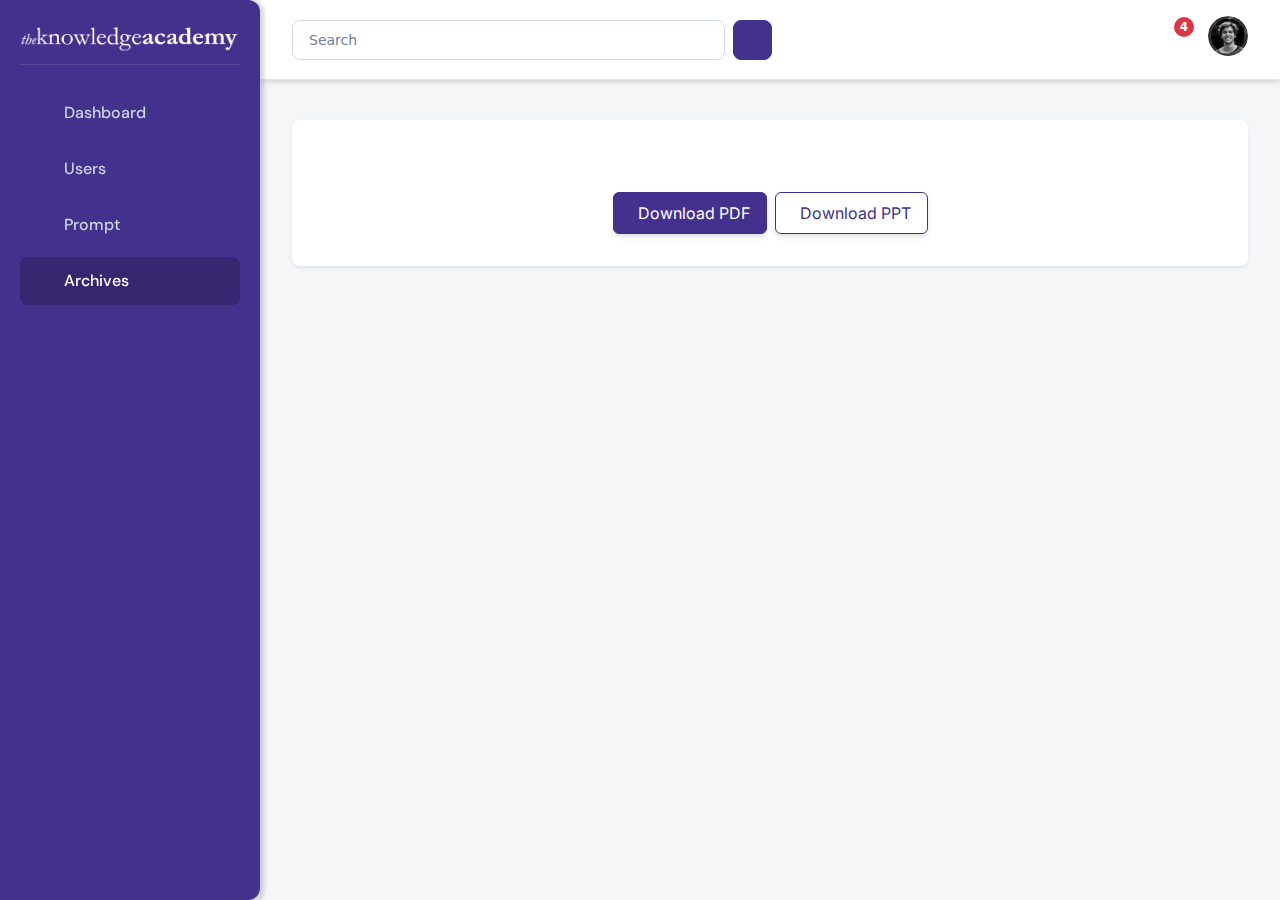
<file: preview.html>
<!DOCTYPE html>
<html>
  <head>
    <meta charset="utf-8" />
    <meta http-equiv="X-UA-Compatible" content="IE=edge" />
    <title></title>
    <meta name="description" content="" />
    <meta name="viewport" content="width=device-width, initial-scale=1" />
    <link
      href="https://cdn.jsdelivr.net/npm/bootstrap@5.3.3/dist/css/bootstrap.min.css"
      rel="stylesheet"
      integrity="sha384-QWTKZyjpPEjISv5WaRU9OFeRpok6YctnYmDr5pNlyT2bRjXh0JMhjY6hW+ALEwIH"
      crossorigin="anonymous"
    />
    <link
      rel="stylesheet"
      href="https://cdnjs.cloudflare.com/ajax/libs/font-awesome/6.6.0/css/all.min.css"
      integrity="sha512-Kc323vGBEqzTmouAECnVceyQqyqdsSiqLQISBL29aUW4U/M7pSPA/gEUZQqv1cwx4OnYxTxve5UMg5GT6L4JJg=="
      crossorigin="anonymous"
      referrerpolicy="no-referrer"
    />
    <script
      src="https://code.jquery.com/jquery-3.7.1.js"
      integrity="sha256-eKhayi8LEQwp4NKxN+CfCh+3qOVUtJn3QNZ0TciWLP4="
      crossorigin="anonymous"
    ></script>
    <link rel="stylesheet" href="plugins/pdf/pdf.viewer.css" />
    <script src="plugins/pdf/pdf.js"></script>
    <script src="plugins/docx/jszip-utils.js"></script>
    <script src="plugins/docx/mammoth.browser.js"></script>
    <link rel="stylesheet" href="plugins/PPTXjs/css/pptxjs.css" />
    <link rel="stylesheet" href="plugins/PPTXjs/css/nv.d3.min.css" />
    <script src="plugins/PPTXjs/js/filereader.js"></script>
    <script src="plugins/PPTXjs/js/d3.min.js"></script>
    <script src="plugins/PPTXjs/js/nv.d3.min.js"></script>
    <script src="plugins/PPTXjs/js/pptxjs.js"></script>
    <script src="plugins/PPTXjs/js/divs2slides.js"></script>
    <link rel="stylesheet" href="plugins/SheetJS/handsontable.full.min.css" />
    <script src="plugins/SheetJS/handsontable.full.min.js"></script>
    <script src="plugins/SheetJS/xlsx.full.min.js"></script>
    <link
      rel="stylesheet"
      href="plugins/verySimpleImageViewer/css/jquery.verySimpleImageViewer.css"
    />
    <script src="plugins/verySimpleImageViewer/js/jquery.verySimpleImageViewer.js"></script>
    <link rel="stylesheet" href="plugins/officeToHtml/officeToHtml.css" />
    <script src="plugins/officeToHtml/officeToHtml.js"></script>
    <link rel="stylesheet" href="assets/css/main.css" />
    <style>
      #resolte-container {
        display: flex;
        flex-direction: column;
        align-items: center;
        margin-bottom: 40px;
        font-family: "Inter", sans-serif;
      }
      #resolte-container img {
        width: auto;
      }
      .slides-loadnig-msg,
      #slides-slide-num,
      #slides-slides-num-separator,
      #slides-total-slides-num {
        text-align: center;
        color: #475569 !important;
        font-family: "Inter", sans-serif;
        font-size: 14px !important;
        font-weight: 600;
      }
      #all_slides_warpper > .slide {
        border: 0 !important;
        box-shadow: none !important;
        border-radius: 0 !important;
        outline: 6px solid #cbd5e1;
      }
      .slides-toolbar {
        margin-bottom: 20px;
      }

      @media (max-width: 1399.98px) {
        #all_slides_warpper {
          scale: 0.85 !important;
        }
      }

      @media (max-width: 1240px) {
        #all_slides_warpper {
          scale: 0.8 !important;
        }
      }

      @media (max-width: 1199.98px) {
        #all_slides_warpper {
          scale: 0.7 !important;
        }
      }

      @media (max-width: 1080px) {
        #all_slides_warpper {
          scale: 0.6 !important;
        }
      }

      @media (max-width: 991.98px) {
        #all_slides_warpper {
          scale: 0.7 !important;
        }
      }

      @media (max-width: 800px) {
        #all_slides_warpper {
          scale: 0.6 !important;
        }
      }

      @media (max-width: 767.98px) {
        #all_slides_warpper {
          scale: 0.5 !important;
        }
      }

      @media (max-width: 600px) {
        #all_slides_warpper {
          scale: 0.45 !important;
        }
      }

      @media (max-width: 575.98px) {
        #all_slides_warpper {
          scale: 0.4 !important;
        }
      }

      @media (max-width: 500px) {
        #all_slides_warpper {
          scale: 0.35 !important;
        }
      }
    </style>
  </head>

  <body>
    <!-- LOADER -->
    <div class="loader-wrapper">
      <div class="loader"></div>
    </div>
    <!-- END OF LOADER -->
    <div class="page-wrapper">
      <div class="admin-panel">
        <div class="admin-sidebar-overlay"></div>
        <!-- ADMIN SIDEBAR -->
        <div
          class="admin-sidebar bg-primary text-white d-flex flex-column align-items-start gap-y-4 font-dmsans"
        >
          <div
            class="sidebar-head d-flex align-items-center justify-content-between w-100"
          >
          <a href="index.html" class="text-white text-2xl font-bold mb-0 font-dmsans">
            <img src="assets/images/logo_white.png" alt="" />
          </a>
            <button
              type="button"
              class="text-white text-3xl hover-scale icon-24 d-lg-none"
              id="sidebar-close-btn"
            >
              <i class="fa-solid fa-square-xmark"></i>
            </button>
          </div>
          <div class="sidebar-body w-100 mt-2">
            <div class="sidebar-menu d-grid gap-y-2">
              <a
                href="index.html"
                class="menu-item d-flex align-items-center gap-x-3"
              >
                <span class="menu-item-icon icon-16">
                  <i class="fa-solid fa-house"></i>
                </span>
                <span
                  class="menu-item-text text-base text-french-gray font-medium"
                  >Dashboard</span
                >
              </a>
              <a
                href="users.html"
                class="menu-item d-flex align-items-center gap-x-3"
              >
                <span class="menu-item-icon icon-16">
                  <i class="fa-solid fa-user"></i>
                </span>
                <span
                  class="menu-item-text text-base text-french-gray font-medium"
                  >Users</span
                >
              </a>
              <a
                href="prompt.html"
                class="menu-item d-flex align-items-center gap-x-3"
              >
                <span class="menu-item-icon icon-16">
                  <i class="far fa-window-restore"></i>
                </span>
                <span
                  class="menu-item-text text-base text-french-gray font-medium"
                  >Prompt</span
                >
              </a>

              <a
                href="archives.html"
                class="menu-item d-flex align-items-center gap-x-3 active"
              >
                <span class="menu-item-icon icon-16">
                  <i class="fas fa-folder"></i>
                </span>
                <span
                  class="menu-item-text text-base text-french-gray font-medium"
                  >Archives</span
                >
              </a>
            </div>
          </div>
        </div>
        <!-- END OF ADMIN SIDEBAR -->

        <!-- ADMIN MAIN -->
        <div class="admin-main">
          <!-- ADMIN APPBAR -->
          <div
            class="admin-appbar d-flex align-items-center justify-content-between"
          >
            <div
              class="d-flex align-items-center justify-content-start gap-x-4 w-100"
            >
              <button
                type="button"
                class="hamburger d-lg-none"
                id="sidebar-open-btn"
              >
                <div class="menu-bar"></div>
              </button>
              <form
                class="appbar-search-form d-flex align-items-center gap-x-2"
              >
                <div class="form-elem w-100">
                  <input
                    type="email"
                    class="form-control form-control-sm"
                    placeholder="Search"
                  />
                </div>
                <button type="submit" class="btn appbar-search-icon">
                  <i class="fa-solid fa-magnifying-glass"></i>
                </button>
              </form>
            </div>
            <div class="appbar-toolbar d-flex align-items-center gap-x-4">
              <button type="button" class="notification-btn position-relative">
                <span class="icon-32 text-xl">
                  <i class="fa-solid fa-bell"></i>
                </span>
                <span
                  class="icon-text position-absolute icon-20 text-white rounded-circle text-xs font-semibold"
                  >4</span
                >
              </button>
              <div class="dropdown">
                <button
                  type="button"
                  class="profile-btn dropdown-toggle"
                  data-bs-toggle="dropdown"
                  aria-expanded="false"
                >
                  <span
                    class="profile-btn-img rounded-circle overflow-hidden d-inline-flex"
                  >
                    <img
                      src="assets/images/profile.jpg"
                      class="w-100 h-100 object-cover"
                      alt=""
                    />
                  </span>
                </button>
                <ul class="dropdown-menu">
                  <li>
                    <a
                      class="dropdown-item d-flex align-items-center gap-x-1 text-sm font-medium"
                      href="profile.html"
                      ><span class="icon-20"
                        ><i class="fa-solid fa-user"></i></span
                      >My Profile</a
                    >
                  </li>
                  <li>
                    <a
                      class="dropdown-item d-flex align-items-center gap-x-1 text-sm font-medium"
                      href="change_password.html"
                    >
                      <span class="icon-20"
                        ><i class="fa-solid fa-lock"></i> </span
                      >Change Password</a
                    >
                  </li>
                  <li>
                    <hr class="dropdown-divider" />
                  </li>
                  <li>
                    <a
                      class="dropdown-item d-flex align-items-center gap-x-1 text-sm font-medium"
                      href="#"
                    >
                      <span class="icon-20">
                        <i class="fa-solid fa-right-from-bracket"></i>
                      </span>
                      <span>Logout</span></a
                    >
                  </li>
                </ul>
              </div>
            </div>
          </div>
          <!-- END OF ADMIN APPBAR -->

          <!-- ADMIN CONTENT -->
          <div class="admin-content">
            <div class="preview-block bg-white rounded-8">
              <div class="preview-content">
                <div id="resolte-container"></div>
              </div>
              <div
                class="preview-btn-group d-flex justify-content-center flex-wrap gap-x-2"
              >
                <button type="button" class="btn btn-primary btn-sm">
                  <span class="btn-icon">
                    <i class="fas fa-file-pdf"></i>
                  </span>
                  <span>Download PDF</span>
                </button>
                <a
                  href="demo.pptx"
                  class="btn btn-outline-primary btn-sm"
                  download="demo.pptx"
                >
                  <span class="btn-icon">
                    <i class="fas fa-file-powerpoint"></i>
                  </span>
                  <span>Download PPT</span>
                </a>
              </div>
            </div>
          </div>
          <!-- END OF ADMIN CONTENT -->
        </div>
        <!-- END OF ADMIN MAIN -->
      </div>
    </div>
    <script
      src="https://cdn.jsdelivr.net/npm/bootstrap@5.3.3/dist/js/bootstrap.bundle.min.js"
      integrity="sha384-YvpcrYf0tY3lHB60NNkmXc5s9fDVZLESaAA55NDzOxhy9GkcIdslK1eN7N6jIeHz"
      crossorigin="anonymous"
    ></script>

    <script src="./assets/js/main.js"></script>
    <script>
      var file_path = "demo.pptx";
      var slidesScale = "80%";

      $("#resolte-container").officeToHtml({
        url: file_path,
        pptxSetting: {
          slidesScale: slidesScale, // Change Slides scale by percent
          slideMode: true,
          slideType: "divs2slidesjs",
          revealjsPath: "",
          keyBoardShortCut: true,
          mediaProcess: true,
          jsZipV2: false,
          slideModeConfig: {
            first: 1,
            nav: true,
            navTxtColor: "#161c24",
            keyBoardShortCut: false,
            showSlideNum: true,
            showTotalSlideNum: true,
            autoSlide: 1,
            randomAutoSlide: false,
            loop: true,
            background: false,
            transition: "default",
            transitionTime: 0,
          },
          revealjsConfig: {},
        },
      });
    </script>
  </body>
</html>
</file>
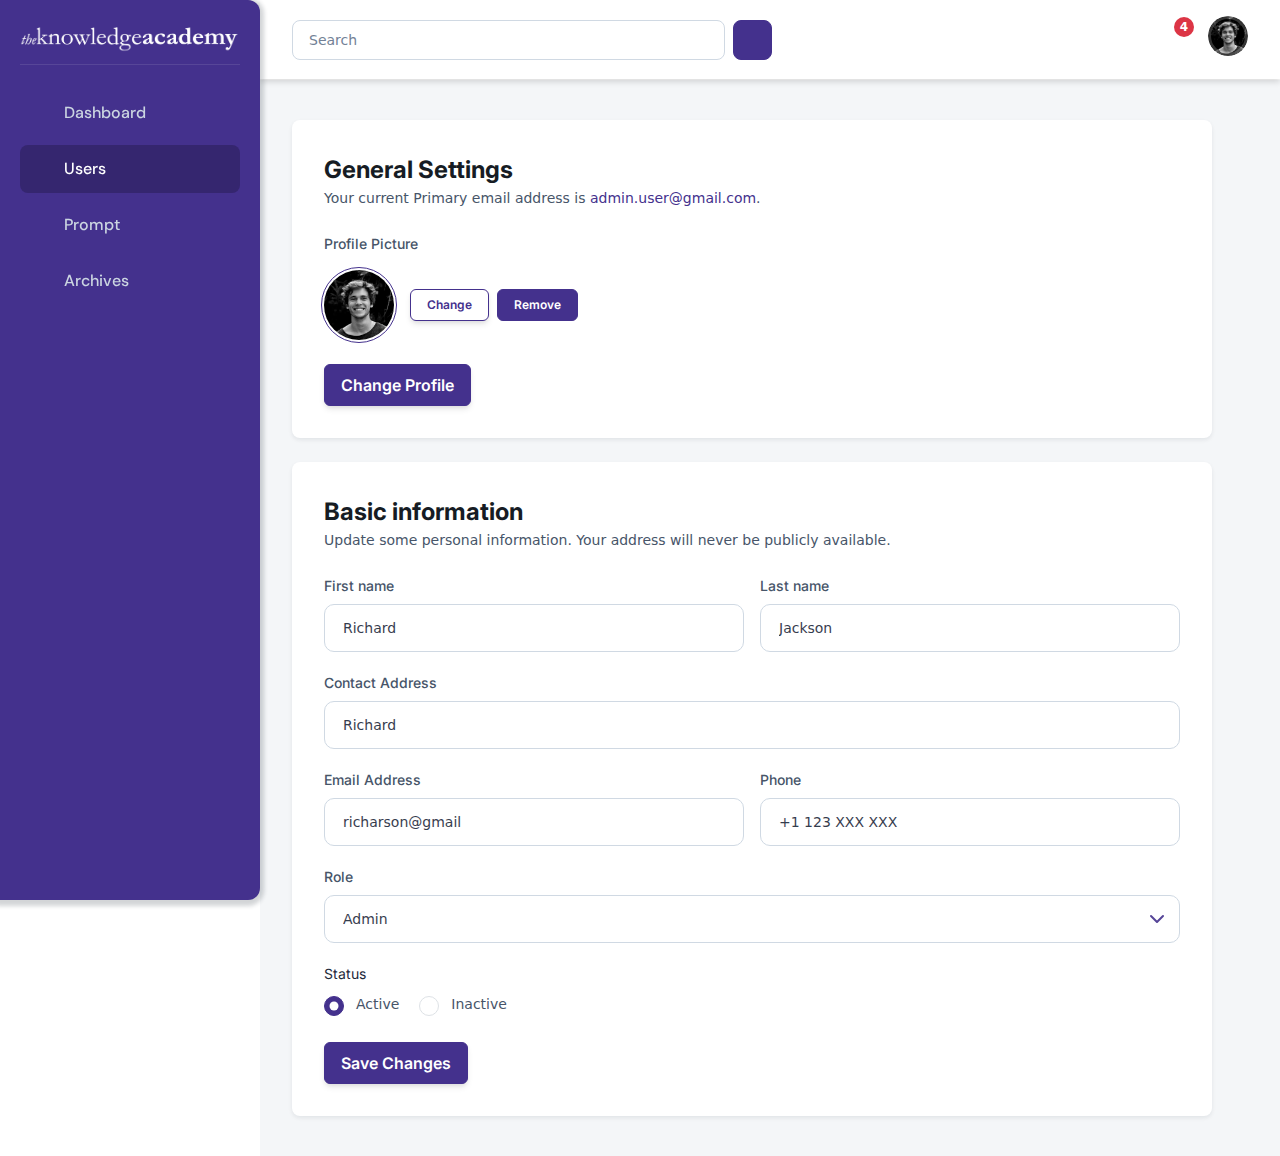
<file: profile.html>
<!DOCTYPE html>
<html>
  <head>
    <meta charset="utf-8" />
    <meta http-equiv="X-UA-Compatible" content="IE=edge" />
    <title></title>
    <meta name="description" content="" />
    <meta name="viewport" content="width=device-width, initial-scale=1" />
    <link
      href="https://cdn.jsdelivr.net/npm/bootstrap@5.3.3/dist/css/bootstrap.min.css"
      rel="stylesheet"
      integrity="sha384-QWTKZyjpPEjISv5WaRU9OFeRpok6YctnYmDr5pNlyT2bRjXh0JMhjY6hW+ALEwIH"
      crossorigin="anonymous"
    />
    <link
      rel="stylesheet"
      href="https://cdnjs.cloudflare.com/ajax/libs/font-awesome/6.6.0/css/all.min.css"
      integrity="sha512-Kc323vGBEqzTmouAECnVceyQqyqdsSiqLQISBL29aUW4U/M7pSPA/gEUZQqv1cwx4OnYxTxve5UMg5GT6L4JJg=="
      crossorigin="anonymous"
      referrerpolicy="no-referrer"
    />
    <link rel="stylesheet" href="assets/css/main.css" />
  </head>

  <body>
    <!-- LOADER -->
    <div class="loader-wrapper">
      <div class="loader"></div>
    </div>
    <!-- END OF LOADER -->
    <div class="page-wrapper">
      <div class="admin-panel">
        <div class="admin-sidebar-overlay"></div>
        <!-- ADMIN SIDEBAR -->
        <div
          class="admin-sidebar bg-primary text-white d-flex flex-column align-items-start gap-y-4 font-dmsans"
        >
          <div
            class="sidebar-head d-flex align-items-center justify-content-between w-100"
          >
          <a href="index.html" class="text-white text-2xl font-bold mb-0 font-dmsans">
            <img src="assets/images/logo_white.png" alt="" />
          </a>
            <button
              type="button"
              class="text-white text-3xl hover-scale icon-24 d-lg-none"
              id="sidebar-close-btn"
            >
              <i class="fa-solid fa-square-xmark"></i>
            </button>
          </div>
          <div class="sidebar-body w-100 mt-2">
            <div class="sidebar-menu d-grid gap-y-2">
              <a
                href="index.html"
                class="menu-item d-flex align-items-center gap-x-3"
              >
                <span class="menu-item-icon icon-16">
                  <i class="fa-solid fa-house"></i>
                </span>
                <span
                  class="menu-item-text text-base text-french-gray font-medium"
                  >Dashboard</span
                >
              </a>
              <a
                href="users.html"
                class="menu-item d-flex align-items-center gap-x-3 active"
              >
                <span class="menu-item-icon icon-16">
                  <i class="fa-solid fa-user"></i>
                </span>
                <span
                  class="menu-item-text text-base text-french-gray font-medium"
                  >Users</span
                >
              </a>
              <a
                href="prompt.html"
                class="menu-item d-flex align-items-center gap-x-3"
              >
                <span class="menu-item-icon icon-16">
                  <i class="far fa-window-restore"></i>
                </span>
                <span
                  class="menu-item-text text-base text-french-gray font-medium"
                  >Prompt</span
                >
              </a>

              <a
                href="archives.html"
                class="menu-item d-flex align-items-center gap-x-3"
              >
                <span class="menu-item-icon icon-16">
                  <i class="fas fa-folder"></i>
                </span>
                <span
                  class="menu-item-text text-base text-french-gray font-medium"
                  >Archives</span
                >
              </a>
            </div>
          </div>
        </div>
        <!-- END OF ADMIN SIDEBAR -->

        <!-- ADMIN MAIN -->
        <div class="admin-main">
          <!-- ADMIN APPBAR -->
          <div
            class="admin-appbar d-flex align-items-center justify-content-between"
          >
            <div
              class="d-flex align-items-center justify-content-start gap-x-4 w-100"
            >
              <button
                type="button"
                class="hamburger d-lg-none"
                id="sidebar-open-btn"
              >
                <div class="menu-bar"></div>
              </button>
              <form
                class="appbar-search-form d-flex align-items-center gap-x-2"
              >
                <div class="form-elem w-100">
                  <input
                    type="email"
                    class="form-control form-control-sm"
                    placeholder="Search"
                  />
                </div>
                <button type="submit" class="btn appbar-search-icon">
                  <i class="fa-solid fa-magnifying-glass"></i>
                </button>
              </form>
            </div>
            <div class="appbar-toolbar d-flex align-items-center gap-x-4">
              <button type="button" class="notification-btn position-relative">
                <span class="icon-32 text-xl">
                  <i class="fa-solid fa-bell"></i>
                </span>
                <span
                  class="icon-text position-absolute icon-20 text-white rounded-circle text-xs font-semibold"
                  >4</span
                >
              </button>
              <div class="dropdown">
                <button
                  type="button"
                  class="profile-btn dropdown-toggle"
                  data-bs-toggle="dropdown"
                  aria-expanded="false"
                >
                  <span
                    class="profile-btn-img rounded-circle overflow-hidden d-inline-flex"
                  >
                    <img
                      src="assets/images/profile.jpg"
                      class="w-100 h-100 object-cover"
                      alt=""
                    />
                  </span>
                </button>
                <ul class="dropdown-menu">
                  <li>
                    <a
                      class="dropdown-item d-flex align-items-center gap-x-1 text-sm font-medium"
                      href="profile.html"
                      ><span class="icon-20"
                        ><i class="fa-solid fa-user"></i></span
                      >My Profile</a
                    >
                  </li>
                  <li>
                    <a
                      class="dropdown-item d-flex align-items-center gap-x-1 text-sm font-medium"
                      href="change_password.html"
                    >
                      <span class="icon-20"
                        ><i class="fa-solid fa-lock"></i> </span
                      >Change Password</a
                    >
                  </li>
                  <li>
                    <hr class="dropdown-divider" />
                  </li>
                  <li>
                    <a
                      class="dropdown-item d-flex align-items-center gap-x-1 text-sm font-medium"
                      href="#"
                    >
                      <span class="icon-20">
                        <i class="fa-solid fa-right-from-bracket"></i>
                      </span>
                      <span>Logout</span></a
                    >
                  </li>
                </ul>
              </div>
            </div>
          </div>
          <!-- END OF ADMIN APPBAR -->

          <!-- ADMIN CONTENT -->
          <div class="admin-content">
            <div class="dataform rounded-8 bg-white">
              <div class="dataform-head">
                <h3 class="font-bold mt-0 text-rich-black text-2xl">
                  General Settings
                </h3>
                <p class="text-sm mb-0">
                  Your current Primary email address is
                  <span class="text-primary font-medium"
                    >admin.user@gmail.com</span
                  >.
                </p>
              </div>
              <div class="dataform-body mt-4">
                <form>
                  <div class="form-wrapper">
                    <div class="form-elem mb-4">
                      <label
                        for=""
                        class="form-label font-medium text-payne-grey"
                        >Profile Picture</label
                      >
                      <div
                        class="form-image d-flex align-items-center gap-x-4 mt-2"
                      >
                        <div
                          class="form-image-preview rounded-circle overflow-hidden cursor-pointer"
                        >
                          <img
                            src="assets/images/profile.jpg"
                            class="object-cover w-100 h-100"
                            id="profile-preview-img"
                            alt=""
                          />
                          <span class="profile-preview-icon text-white">
                            <i class="fas fa-edit"></i>
                          </span>
                          <input
                            type="file"
                            class="hidden"
                            id="profile-select-input"
                          />
                        </div>
                        <div
                          class="form-image-actions d-flex flex-wrap align-items-center gap-x-2"
                        >
                          <button
                            type="button"
                            class="btn btn-xs btn-outline-primary"
                          >
                            <span class="btn-text">Change</span>
                          </button>
                          <button
                            type="button"
                            class="btn btn-xs"
                            id="remove-img-btn"
                          >
                            <span class="btn-text">Remove</span>
                          </button>
                        </div>
                      </div>
                    </div>
                    <button type="submit" class="btn btn-sm btn-primary">
                      <span class="btn-text">Change Profile</span>
                    </button>
                  </div>
                </form>
              </div>
            </div>

            <div class="dataform rounded-8 bg-white">
              <div class="dataform-head">
                <h3 class="font-bold mt-0 text-rich-black text-2xl">
                  Basic information
                </h3>
                <p class="text-sm mb-0">
                  Update some personal information. Your address will never be
                  publicly available.
                </p>
              </div>
              <div class="dataform-body mt-4">
                <form>
                  <div class="form-wrapper">
                    <div class="form-elem-group mb-4">
                      <div class="d-grid grid-cols-2 gap-4">
                        <div class="form-elem">
                          <label
                            for=""
                            class="form-label font-medium text-payne-grey"
                            >First name</label
                          >
                          <input
                            type="text"
                            class="form-control"
                            placeholder="E.g. Richardson"
                            value="Richard"
                          />
                        </div>
                        <div class="form-elem">
                          <label
                            for=""
                            class="form-label font-medium text-payne-grey"
                            >Last name</label
                          >
                          <input
                            type="text"
                            class="form-control"
                            placeholder="E.g. Jackson"
                            value="Jackson"
                          />
                        </div>
                      </div>
                      <div class="form-elem">
                        <label
                          for=""
                          class="form-label font-medium text-payne-grey"
                          >Contact Address</label
                        >
                        <input
                          type="text"
                          class="form-control"
                          placeholder="E.g. Richardson"
                          value="Richard"
                        />
                      </div>
                      <div class="d-grid grid-cols-2 gap-4">
                        <div class="form-elem">
                          <label
                            for=""
                            class="form-label font-medium text-payne-grey"
                            >Email Address</label
                          >
                          <input
                            type="text"
                            class="form-control"
                            placeholder="E.g. richarson@gmail.com"
                            value="richarson@gmail"
                          />
                        </div>
                        <div class="form-elem">
                          <label
                            for=""
                            class="form-label font-medium text-payne-grey"
                            >Phone</label
                          >
                          <input
                            type="text"
                            class="form-control"
                            placeholder="+1 123 XXX XXXX"
                            value="+1 123 XXX XXX"
                          />
                        </div>
                      </div>
                      <div class="form-elem">
                        <label
                          for=""
                          class="form-label font-medium text-payne-grey"
                          >Role</label
                        >
                        <select class="form-select">
                          <option>-- Select Role --</option>
                          <option value="admin" selected>Admin</option>
                          <option value="guest">Guest</option>
                          <option value="author">Author</option>
                        </select>
                      </div>
                      <div class="form-elem">
                        <label for="" class="form-label">Status</label>
                        <div class="d-flex flex-wrap gap-x-5">
                          <div class="form-check">
                            <input
                              class="form-check-input"
                              type="radio"
                              value=""
                              id=""
                              name="status"
                              checked
                            />
                            <label class="form-check-label text-sm ps-2" for="">
                              Active
                            </label>
                          </div>
                          <div class="form-check">
                            <input
                              class="form-check-input"
                              type="radio"
                              value=""
                              id=""
                              name="status"
                            />
                            <label class="form-check-label text-sm ps-2" for="">
                              Inactive
                            </label>
                          </div>
                        </div>
                      </div>
                    </div>
                    <button type="submit" class="btn btn-sm btn-primary">
                      <span class="btn-text">Save Changes</span>
                    </button>
                  </div>
                </form>
              </div>
            </div>
          </div>
          <!-- END OF ADMIN CONTENT -->
        </div>
        <!-- END OF ADMIN MAIN -->
      </div>
    </div>
    <script
      src="https://cdn.jsdelivr.net/npm/bootstrap@5.3.3/dist/js/bootstrap.bundle.min.js"
      integrity="sha384-YvpcrYf0tY3lHB60NNkmXc5s9fDVZLESaAA55NDzOxhy9GkcIdslK1eN7N6jIeHz"
      crossorigin="anonymous"
    ></script>
    <script src="./assets/js/main.js"></script>
  </body>
</html>
</file>
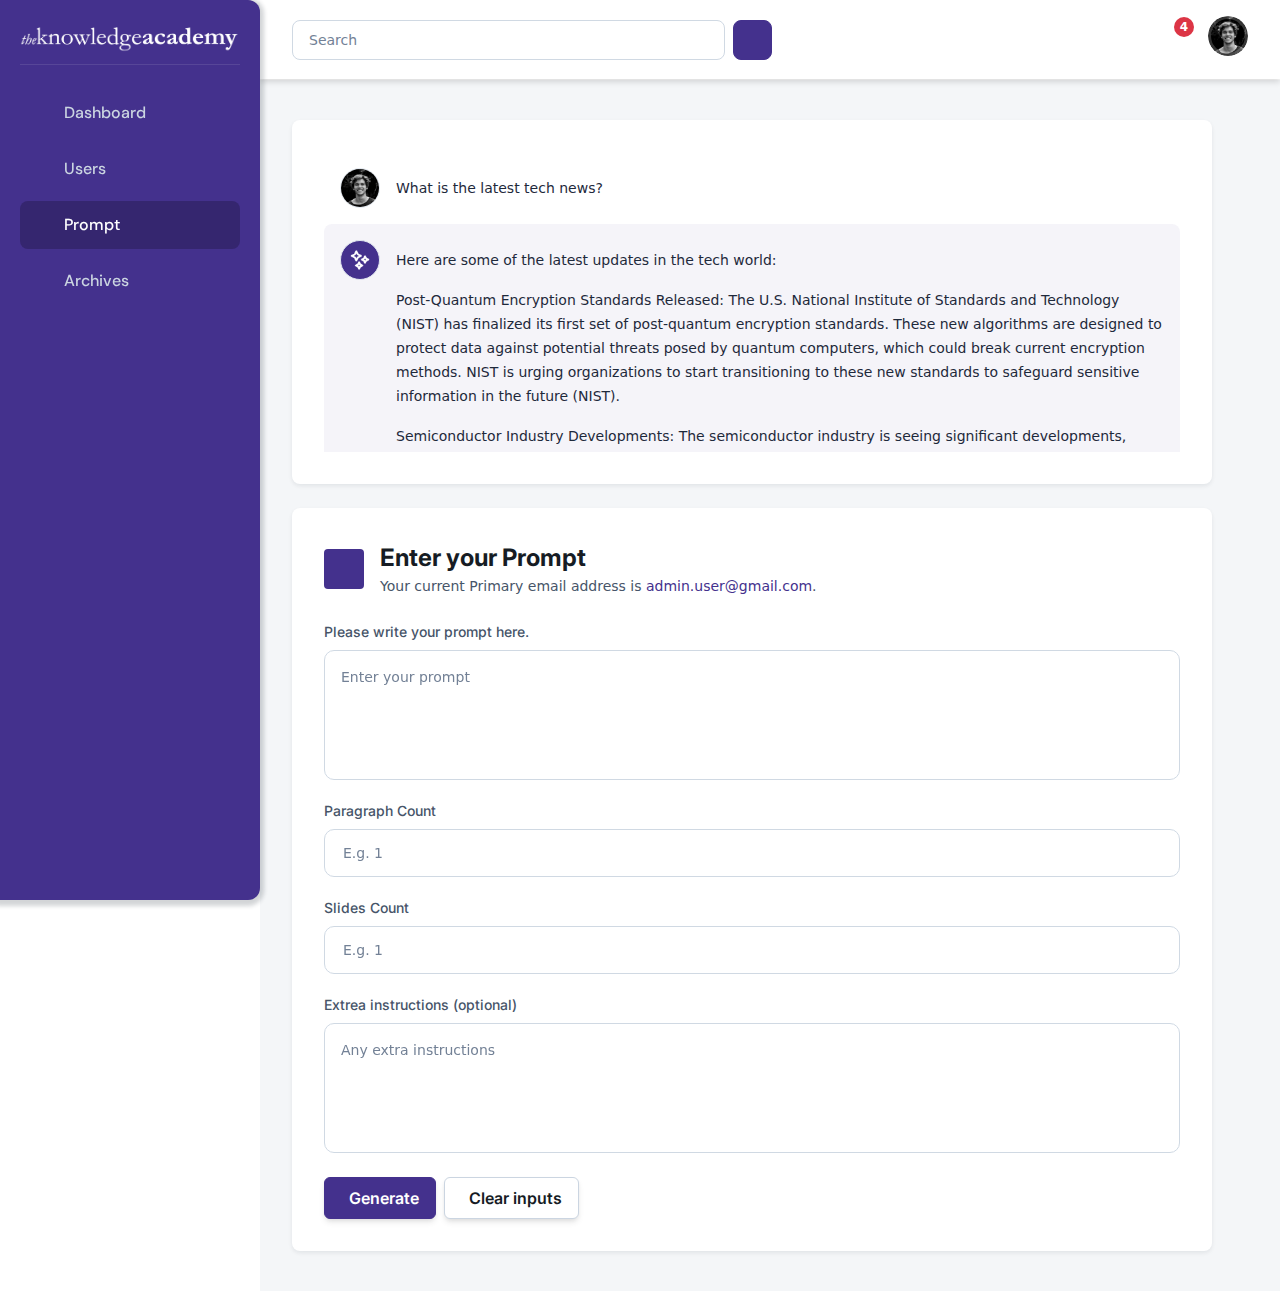
<file: prompt.html>
<!DOCTYPE html>
<html>
  <head>
    <meta charset="utf-8" />
    <meta http-equiv="X-UA-Compatible" content="IE=edge" />
    <title></title>
    <meta name="description" content="" />
    <meta name="viewport" content="width=device-width, initial-scale=1" />
    <link
      href="https://cdn.jsdelivr.net/npm/bootstrap@5.3.3/dist/css/bootstrap.min.css"
      rel="stylesheet"
      integrity="sha384-QWTKZyjpPEjISv5WaRU9OFeRpok6YctnYmDr5pNlyT2bRjXh0JMhjY6hW+ALEwIH"
      crossorigin="anonymous"
    />
    <link
      rel="stylesheet"
      href="https://cdnjs.cloudflare.com/ajax/libs/font-awesome/6.6.0/css/all.min.css"
      integrity="sha512-Kc323vGBEqzTmouAECnVceyQqyqdsSiqLQISBL29aUW4U/M7pSPA/gEUZQqv1cwx4OnYxTxve5UMg5GT6L4JJg=="
      crossorigin="anonymous"
      referrerpolicy="no-referrer"
    />
    <link rel="stylesheet" href="assets/css/main.css" />
  </head>

  <body>
    <!-- LOADER -->
    <div class="loader-wrapper">
      <div class="loader"></div>
    </div>
    <!-- END OF LOADER -->
    <div class="page-wrapper">
      <div class="admin-panel">
        <div class="admin-sidebar-overlay"></div>
        <!-- ADMIN SIDEBAR -->
        <div
          class="admin-sidebar bg-primary text-white d-flex flex-column align-items-start gap-y-4 font-dmsans"
        >
          <div
            class="sidebar-head d-flex align-items-center justify-content-between w-100"
          >
          <a href="index.html" class="text-white text-2xl font-bold mb-0 font-dmsans">
            <img src="assets/images/logo_white.png" alt="" />
          </a>
            <button
              type="button"
              class="text-white text-3xl hover-scale icon-24 d-lg-none"
              id="sidebar-close-btn"
            >
              <i class="fa-solid fa-square-xmark"></i>
            </button>
          </div>
          <div class="sidebar-body w-100 mt-2">
            <div class="sidebar-menu d-grid gap-y-2">
              <a
                href="index.html"
                class="menu-item d-flex align-items-center gap-x-3"
              >
                <span class="menu-item-icon icon-16">
                  <i class="fa-solid fa-house"></i>
                </span>
                <span
                  class="menu-item-text text-base text-french-gray font-medium"
                  >Dashboard</span
                >
              </a>
              <a
                href="users.html"
                class="menu-item d-flex align-items-center gap-x-3"
              >
                <span class="menu-item-icon icon-16">
                  <i class="fa-solid fa-user"></i>
                </span>
                <span
                  class="menu-item-text text-base text-french-gray font-medium"
                  >Users</span
                >
              </a>
              <a
                href="prompt.html"
                class="menu-item d-flex align-items-center gap-x-3 active"
              >
                <span class="menu-item-icon icon-16">
                  <i class="far fa-window-restore"></i>
                </span>
                <span
                  class="menu-item-text text-base text-french-gray font-medium"
                  >Prompt</span
                >
              </a>

              <a
                href="archives.html"
                class="menu-item d-flex align-items-center gap-x-3"
              >
                <span class="menu-item-icon icon-16">
                  <i class="fas fa-folder"></i>
                </span>
                <span
                  class="menu-item-text text-base text-french-gray font-medium"
                  >Archives</span
                >
              </a>
            </div>
          </div>
        </div>
        <!-- END OF ADMIN SIDEBAR -->

        <!-- ADMIN MAIN -->
        <div class="admin-main">
          <!-- ADMIN APPBAR -->
          <div
            class="admin-appbar d-flex align-items-center justify-content-between"
          >
            <div
              class="d-flex align-items-center justify-content-start gap-x-4 w-100"
            >
              <button
                type="button"
                class="hamburger d-lg-none"
                id="sidebar-open-btn"
              >
                <div class="menu-bar"></div>
              </button>
              <form
                class="appbar-search-form d-flex align-items-center gap-x-2"
              >
                <div class="form-elem w-100">
                  <input
                    type="email"
                    class="form-control form-control-sm"
                    placeholder="Search"
                  />
                </div>
                <button type="submit" class="btn appbar-search-icon">
                  <i class="fa-solid fa-magnifying-glass"></i>
                </button>
              </form>
            </div>
            <div class="appbar-toolbar d-flex align-items-center gap-x-4">
              <button type="button" class="notification-btn position-relative">
                <span class="icon-32 text-xl">
                  <i class="fa-solid fa-bell"></i>
                </span>
                <span
                  class="icon-text position-absolute icon-20 text-white rounded-circle text-xs font-semibold"
                  >4</span
                >
              </button>
              <div class="dropdown">
                <button
                  type="button"
                  class="profile-btn dropdown-toggle"
                  data-bs-toggle="dropdown"
                  aria-expanded="false"
                >
                  <span
                    class="profile-btn-img rounded-circle overflow-hidden d-inline-flex"
                  >
                    <img
                      src="assets/images/profile.jpg"
                      class="w-100 h-100 object-cover"
                      alt=""
                    />
                  </span>
                </button>
                <ul class="dropdown-menu">
                  <li>
                    <a
                      class="dropdown-item d-flex align-items-center gap-x-1 text-sm font-medium"
                      href="profile.html"
                      ><span class="icon-20"
                        ><i class="fa-solid fa-user"></i></span
                      >My Profile</a
                    >
                  </li>
                  <li>
                    <a
                      class="dropdown-item d-flex align-items-center gap-x-1 text-sm font-medium"
                      href="change_password.html"
                    >
                      <span class="icon-20"
                        ><i class="fa-solid fa-lock"></i> </span
                      >Change Password</a
                    >
                  </li>
                  <li>
                    <hr class="dropdown-divider" />
                  </li>
                  <li>
                    <a
                      class="dropdown-item d-flex align-items-center gap-x-1 text-sm font-medium"
                      href="#"
                    >
                      <span class="icon-20">
                        <i class="fa-solid fa-right-from-bracket"></i>
                      </span>
                      <span>Logout</span></a
                    >
                  </li>
                </ul>
              </div>
            </div>
          </div>
          <!-- END OF ADMIN APPBAR -->

          <!-- ADMIN CONTENT -->
          <div class="admin-content">
            <div class="promptdata bg-white rounded-8">
              <div class="promptdata-list scrollbar-y-sm">
                <div class="promptdata-item query d-grid">
                  <div
                    class="promptdata-item-avatar icon-40 rounded-circle overflow-hidden border-gray-200-1"
                  >
                    <img
                      src="assets/images/profile.jpg"
                      class="w-100 h-100 object-cover"
                      alt=""
                    />
                  </div>
                  <div
                    class="promptdata-item-text text-sm text-prussian-blue mt-2 leading-6"
                  >
                    What is the latest tech news?
                  </div>
                </div>
                <div class="promptdata-item response bg-primary-50 d-grid">
                  <div
                    class="promptdata-item-avatar bg-primary icon-40 rounded-circle overflow-hidden border-gray-200-1 p-2"
                  >
                    <img
                      src="assets/images/sparkling.png"
                      class="w-100 h-100 object-cover invert-white"
                      alt=""
                    />
                  </div>
                  <div class="promptdata-item-body">
                    <div
                      class="promptdata-item-text text-sm text-prussian-blue mt-2 leading-6"
                    >
                      <p>
                        Here are some of the latest updates in the tech world:
                      </p>

                      <p>
                        Post-Quantum Encryption Standards Released: The U.S.
                        National Institute of Standards and Technology (NIST)
                        has finalized its first set of post-quantum encryption
                        standards. These new algorithms are designed to protect
                        data against potential threats posed by quantum
                        computers, which could break current encryption methods.
                        NIST is urging organizations to start transitioning to
                        these new standards to safeguard sensitive information
                        in the future​ (NIST).
                      </p>
                      <p>
                        Semiconductor Industry Developments: The semiconductor
                        industry is seeing significant developments,
                        particularly in Japan, where major players like TSMC,
                        Intel, and Samsung are expanding their advanced
                        packaging capacities. This is part of a broader effort
                        to revitalize Japan's semiconductor manufacturing
                        ecosystem, which has been struggling due to global
                        shortages. Despite the industry's slow recovery, driven
                        by a boost in AI-related demand, challenges like
                        production delays and inventory overhang persist​
                        (Sourcengine).
                      </p>
                    </div>
                    <div
                      class="promptdata-toolbar d-flex align-items-center justify-content-start gap-x-2"
                    >
                      <button type="button" class="icon-24 text-prussian-blue">
                        <span class="btn-icon"
                          ><i class="fas fa-copy"></i
                        ></span>
                      </button>
                      <button type="button" class="icon-24 text-prussian-blue">
                        <span class="btn-icon"
                          ><i class="fas fa-redo-alt"></i
                        ></span>
                      </button>
                      <button type="button" class="icon-24 text-prussian-blue">
                        <span class="btn-icon"
                          ><i class="fas fa-trash-alt"></i
                        ></span>
                      </button>
                    </div>
                  </div>
                </div>
                <div class="promptdata-item query d-grid">
                  <div
                    class="promptdata-item-avatar icon-40 rounded-circle overflow-hidden border-gray-200-1"
                  >
                    <img
                      src="assets/images/profile.jpg"
                      class="w-100 h-100 object-cover"
                      alt=""
                    />
                  </div>
                  <div
                    class="promptdata-item-text text-sm text-prussian-blue mt-2 leading-6"
                  >
                    What is the latest tech news?
                  </div>
                </div>
                <div class="promptdata-item response bg-primary-50 d-grid">
                  <div
                    class="promptdata-item-avatar bg-primary icon-40 rounded-circle overflow-hidden border-gray-200-1 p-2"
                  >
                    <img
                      src="assets/images/sparkling.png"
                      class="w-100 h-100 object-cover invert-white"
                      alt=""
                    />
                  </div>
                  <div class="promptdata-item-body">
                    <div
                      class="promptdata-item-text text-sm text-prussian-blue mt-2 leading-6"
                    >
                      <p>
                        Here are some of the latest updates in the tech world:
                      </p>

                      <p>
                        Post-Quantum Encryption Standards Released: The U.S.
                        National Institute of Standards and Technology (NIST)
                        has finalized its first set of post-quantum encryption
                        standards. These new algorithms are designed to protect
                        data against potential threats posed by quantum
                        computers, which could break current encryption methods.
                        NIST is urging organizations to start transitioning to
                        these new standards to safeguard sensitive information
                        in the future​ (NIST).
                      </p>
                    </div>
                  </div>
                </div>
              </div>
            </div>
            <div class="promptform rounded-8 bg-white">
              <div
                class="promptform-head d-flex align-items-center gap-x-4 flex-wrap"
              >
                <span class="icon-40 bg-primary text-white rounded-4">
                  <i class="fas fa-hashtag"></i>
                </span>
                <div>
                  <h3 class="font-bold mt-0 text-rich-black text-2xl">
                    Enter your Prompt
                  </h3>
                  <p class="text-sm mb-0">
                    Your current Primary email address is
                    <span class="text-primary font-medium"
                      >admin.user@gmail.com</span
                    >.
                  </p>
                </div>
              </div>

              <div class="promptform-body mt-4">
                <form>
                  <div class="form-wrapper">
                    <div class="form-elem-group mb-4">
                      <div class="form-elem">
                        <label
                          for=""
                          class="form-label font-medium text-payne-grey"
                          >Please write your prompt here.</label
                        >
                        <textarea
                          class="form-control"
                          name=""
                          id=""
                          placeholder="Enter your prompt"
                        ></textarea>
                      </div>
                      <div class="form-elem">
                        <label
                          for=""
                          class="form-label font-medium text-payne-grey"
                          >Paragraph Count</label
                        >
                        <input
                          type="number"
                          class="form-control"
                          placeholder="E.g. 1"
                          value=""
                        />
                      </div>
                      <div class="form-elem">
                        <label
                          for=""
                          class="form-label font-medium text-payne-grey"
                          >Slides Count</label
                        >
                        <input
                          type="number"
                          class="form-control"
                          placeholder="E.g. 1"
                          value=""
                        />
                      </div>
                      <div class="form-elem">
                        <label
                          for=""
                          class="form-label font-medium text-payne-grey"
                          >Extrea instructions (optional)</label
                        >
                        <textarea
                          class="form-control"
                          name=""
                          id=""
                          placeholder="Any extra instructions"
                        ></textarea>
                      </div>
                    </div>
                    <div class="d-flex align-items-center flex-wrap gap-x-2">
                      <button type="submit" class="btn btn-sm btn-primary">
                        <div class="btn-icon">
                          <i class="fas fa-magic"></i>
                        </div>
                        <span class="btn-text">Generate</span>
                      </button>
                      <button
                        type="reset"
                        class="btn btn-sm btn-outline-french-gray"
                      >
                        <span class="btn-icon"
                          ><i class="fas fa-times"></i
                        ></span>
                        <span class="btn-text">Clear inputs</span>
                      </button>
                    </div>
                  </div>
                </form>
              </div>
            </div>
          </div>
          <!-- END OF ADMIN CONTENT -->
        </div>
        <!-- END OF ADMIN MAIN -->
      </div>
    </div>
    <script
      src="https://cdn.jsdelivr.net/npm/bootstrap@5.3.3/dist/js/bootstrap.bundle.min.js"
      integrity="sha384-YvpcrYf0tY3lHB60NNkmXc5s9fDVZLESaAA55NDzOxhy9GkcIdslK1eN7N6jIeHz"
      crossorigin="anonymous"
    ></script>
    <script src="./assets/js/main.js"></script>
  </body>
</html>
</file>
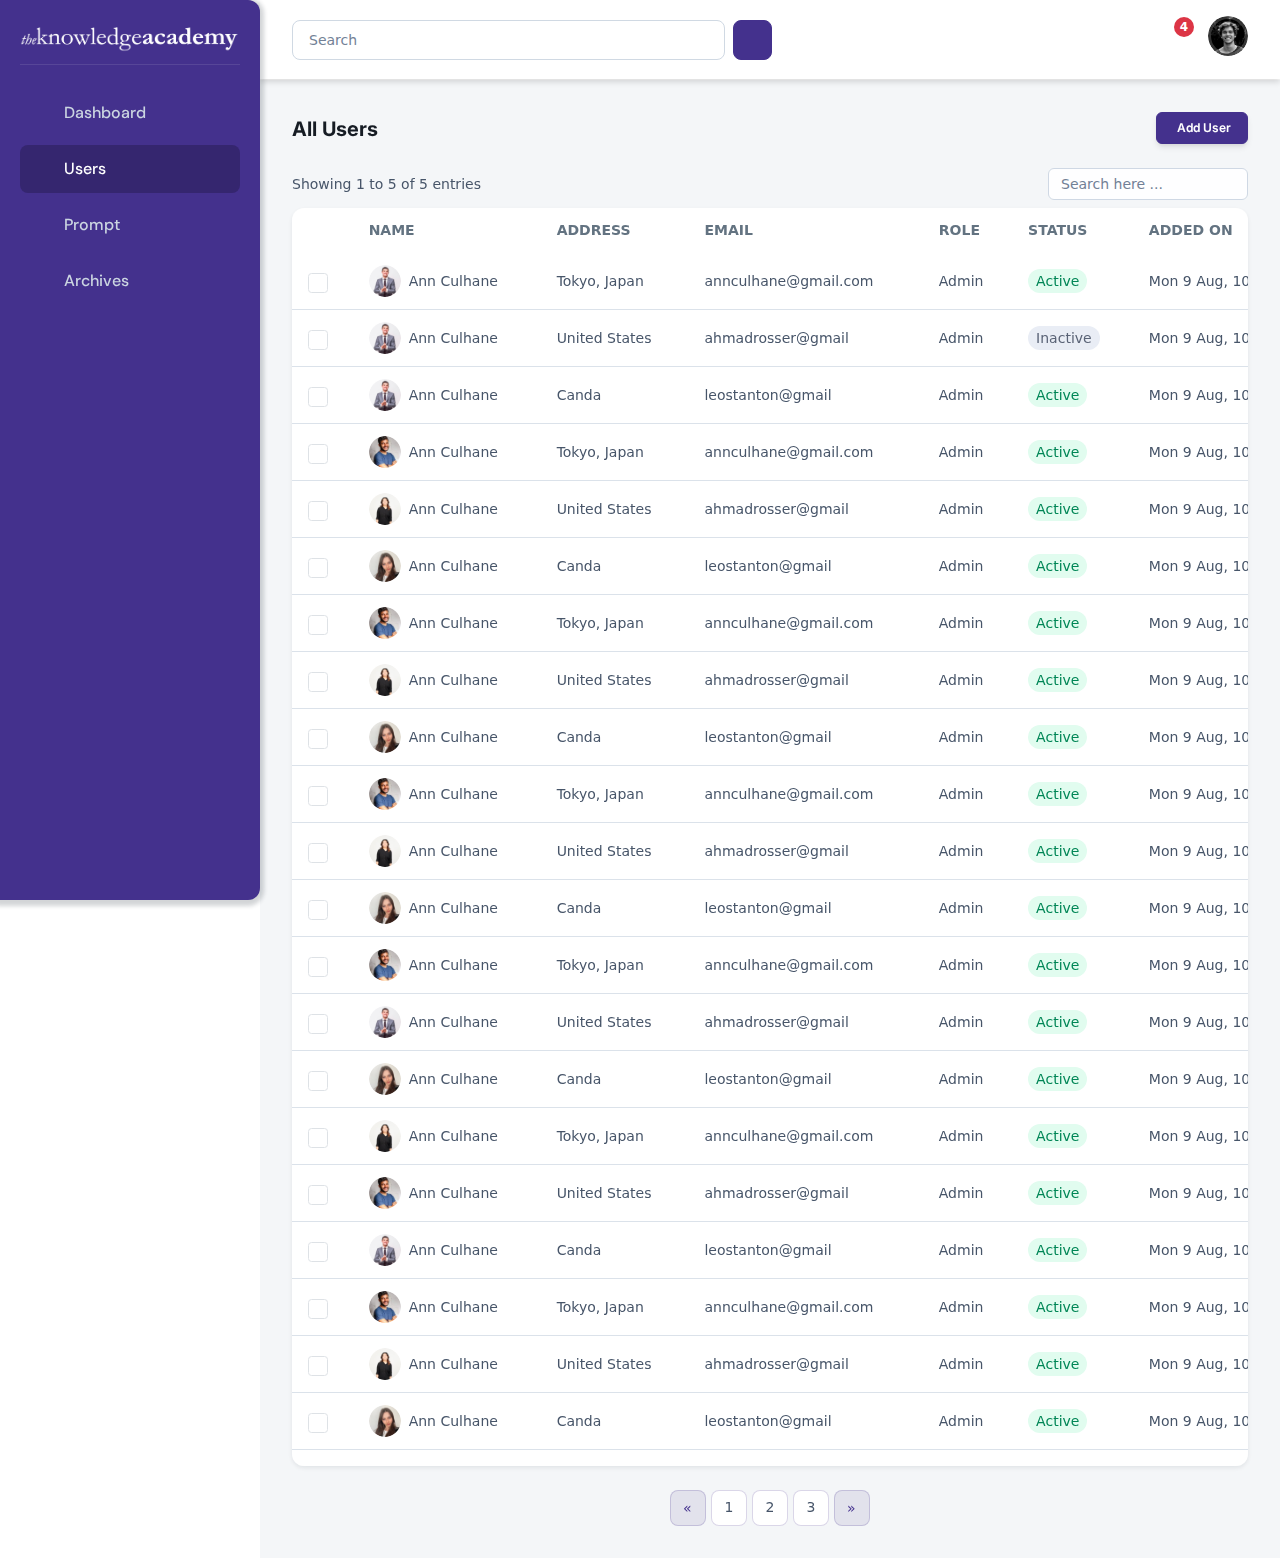
<file: users.html>
<!DOCTYPE html>
<html>
  <head>
    <meta charset="utf-8" />
    <meta http-equiv="X-UA-Compatible" content="IE=edge" />
    <title></title>
    <meta name="description" content="" />
    <meta name="viewport" content="width=device-width, initial-scale=1" />
    <link
      href="https://cdn.jsdelivr.net/npm/bootstrap@5.3.3/dist/css/bootstrap.min.css"
      rel="stylesheet"
      integrity="sha384-QWTKZyjpPEjISv5WaRU9OFeRpok6YctnYmDr5pNlyT2bRjXh0JMhjY6hW+ALEwIH"
      crossorigin="anonymous"
    />
    <link
      rel="stylesheet"
      href="https://cdnjs.cloudflare.com/ajax/libs/font-awesome/6.6.0/css/all.min.css"
      integrity="sha512-Kc323vGBEqzTmouAECnVceyQqyqdsSiqLQISBL29aUW4U/M7pSPA/gEUZQqv1cwx4OnYxTxve5UMg5GT6L4JJg=="
      crossorigin="anonymous"
      referrerpolicy="no-referrer"
    />
    <link rel="stylesheet" href="assets/css/main.css" />
  </head>

  <body>
    <!-- LOADER -->
    <div class="loader-wrapper">
      <div class="loader"></div>
    </div>
    <!-- END OF LOADER -->
    <div class="page-wrapper">
      <div class="admin-panel">
        <div class="admin-sidebar-overlay"></div>
        <!-- ADMIN SIDEBAR -->
        <div
          class="admin-sidebar bg-primary text-white d-flex flex-column align-items-start gap-y-4 font-dmsans"
        >
          <div
            class="sidebar-head d-flex align-items-center justify-content-between w-100"
          >
          <a href="index.html" class="text-white text-2xl font-bold mb-0 font-dmsans">
            <img src="assets/images/logo_white.png" alt="" />
          </a>
            <button
              type="button"
              class="text-white text-3xl hover-scale icon-24 d-lg-none"
              id="sidebar-close-btn"
            >
              <i class="fa-solid fa-square-xmark"></i>
            </button>
          </div>
          <div class="sidebar-body w-100 mt-2">
            <div class="sidebar-menu d-grid gap-y-2">
              <a
                href="index.html"
                class="menu-item d-flex align-items-center gap-x-3"
              >
                <span class="menu-item-icon icon-16">
                  <i class="fa-solid fa-house"></i>
                </span>
                <span
                  class="menu-item-text text-base text-french-gray font-medium"
                  >Dashboard</span
                >
              </a>
              <a
                href="users.html"
                class="menu-item d-flex align-items-center gap-x-3 active"
              >
                <span class="menu-item-icon icon-16">
                  <i class="fa-solid fa-user"></i>
                </span>
                <span
                  class="menu-item-text text-base text-french-gray font-medium"
                  >Users</span
                >
              </a>
              <a
                href="prompt.html"
                class="menu-item d-flex align-items-center gap-x-3"
              >
                <span class="menu-item-icon icon-16">
                  <i class="far fa-window-restore"></i>
                </span>
                <span
                  class="menu-item-text text-base text-french-gray font-medium"
                  >Prompt</span
                >
              </a>

              <a
                href="archives.html"
                class="menu-item d-flex align-items-center gap-x-3"
              >
                <span class="menu-item-icon icon-16">
                  <i class="fas fa-folder"></i>
                </span>
                <span
                  class="menu-item-text text-base text-french-gray font-medium"
                  >Archives</span
                >
              </a>
            </div>
          </div>
        </div>
        <!-- END OF ADMIN SIDEBAR -->

        <!-- ADMIN MAIN -->
        <div class="admin-main">
          <!-- ADMIN APPBAR -->
          <div
            class="admin-appbar d-flex align-items-center justify-content-between"
          >
            <div
              class="d-flex align-items-center justify-content-start gap-x-4 w-100"
            >
              <button
                type="button"
                class="hamburger d-lg-none"
                id="sidebar-open-btn"
              >
                <div class="menu-bar"></div>
              </button>
              <form
                class="appbar-search-form d-flex align-items-center gap-x-2"
              >
                <div class="form-elem w-100">
                  <input
                    type="email"
                    class="form-control form-control-sm"
                    placeholder="Search"
                  />
                </div>
                <button type="submit" class="btn appbar-search-icon">
                  <i class="fa-solid fa-magnifying-glass"></i>
                </button>
              </form>
            </div>
            <div class="appbar-toolbar d-flex align-items-center gap-x-4">
              <button type="button" class="notification-btn position-relative">
                <span class="icon-32 text-xl">
                  <i class="fa-solid fa-bell"></i>
                </span>
                <span
                  class="icon-text position-absolute icon-20 text-white rounded-circle text-xs font-semibold"
                  >4</span
                >
              </button>
              <div class="dropdown">
                <button
                  type="button"
                  class="profile-btn dropdown-toggle"
                  data-bs-toggle="dropdown"
                  aria-expanded="false"
                >
                  <span
                    class="profile-btn-img rounded-circle overflow-hidden d-inline-flex"
                  >
                    <img
                      src="assets/images/profile.jpg"
                      class="w-100 h-100 object-cover"
                      alt=""
                    />
                  </span>
                </button>
                <ul class="dropdown-menu">
                  <li>
                    <a
                      class="dropdown-item d-flex align-items-center gap-x-1 text-sm font-medium"
                      href="profile.html"
                      ><span class="icon-20"
                        ><i class="fa-solid fa-user"></i></span
                      >My Profile</a
                    >
                  </li>
                  <li>
                    <a
                      class="dropdown-item d-flex align-items-center gap-x-1 text-sm font-medium"
                      href="change_password.html"
                    >
                      <span class="icon-20"
                        ><i class="fa-solid fa-lock"></i> </span
                      >Change Password</a
                    >
                  </li>
                  <li>
                    <hr class="dropdown-divider" />
                  </li>
                  <li>
                    <a
                      class="dropdown-item d-flex align-items-center gap-x-1 text-sm font-medium"
                      href="#"
                    >
                      <span class="icon-20">
                        <i class="fa-solid fa-right-from-bracket"></i>
                      </span>
                      <span>Logout</span></a
                    >
                  </li>
                </ul>
              </div>
            </div>
          </div>
          <!-- END OF ADMIN APPBAR -->

          <!-- ADMIN CONTENT -->
          <div class="admin-content">
            <div class="datatable py-3">
              <div
                class="datatable-head d-flex justify-content-between align-items-end mb-4"
              >
                <h3 class="text-xl font-bold text-rich-black">All Users</h3>
                <a href="add_user.html" class="btn btn-xs btn-primary">
                  <span class="btn-icon"><i class="fa-solid fa-plus"></i></span>
                  <span class="btn-text">Add User</span>
                </a>
              </div>
              <div
                class="d-flex flex-wrap justify-content-between align-items-center gap-4 mb-2"
              >
                <p class="text-sm mb-0">Showing 1 to 5 of 5 entries</p>
                <form action="">
                  <div class="d-flex align-items-center gap-x-3">
                    <span class="icon-16 text-gray-600"><i class="fas fa-search"></i></span>
                    <input type="text" class="form-control form-control-xs" placeholder="Search here ..." />
                  </div>
                </form>
              </div>
              <div class="table-wrapper scrollbar-x">
                <table class="table">
                  <thead>
                    <tr>
                      <th></th>
                      <th>name</th>
                      <th>Address</th>
                      <th>Email</th>
                      <th>Role</th>
                      <th>Status</th>
                      <th>Added on</th>
                      <th class="text-center">Actions</th>
                    </tr>
                  </thead>
                  <tbody>
                    <tr>
                      <td>
                        <input type="checkbox" class="form-check-input" />
                      </td>
                      <td>
                        <div class="d-flex align-items-center gap-x-2">
                          <span
                            class="user-circle icon-32 d-inline-flex align-items-center justify-content-center rounded-circle overflow-hidden"
                          >
                            <img
                              src="assets/images/user1.png"
                              class="object-cover w-100 h-100"
                              alt=""
                            />
                          </span>
                          <span>Ann Culhane</span>
                        </div>
                      </td>
                      <td>Tokyo, Japan</td>
                      <td>annculhane@gmail.com</td>
                      <td>Admin</td>
                      <td>
                        <span class="status-badge status-badge-active"
                          >Active</span
                        >
                      </td>
                      <td>Mon 9 Aug, 10:49 AM</td>
                      <td>
                        <div
                          class="tbl-actions d-flex align-items-center gap-x-2 justify-content-center"
                        >
                          <a
                            href="details_user.html"
                            class="icon-btn icon-btn-view icon-20"
                          >
                            <i class="fa-solid fa-eye"></i>
                          </a>
                          <a
                            href="edit_user.html"
                            class="icon-btn icon-btn-edit icon-20"
                          >
                            <i class="fa-solid fa-pen-to-square"></i>
                          </a>
                          <button
                            type="button"
                            class="icon-btn icon-btn-delete icon-20"
                            data-bs-toggle="modal"
                            data-bs-target="#userDeleteConfirmModal"
                          >
                            <i class="fa-solid fa-trash-alt"></i>
                          </button>
                        </div>
                      </td>
                    </tr>
                    <tr>
                      <td>
                        <input type="checkbox" class="form-check-input" />
                      </td>
                      <td>
                        <div class="d-flex align-items-center gap-x-2">
                          <span
                            class="user-circle icon-32 d-inline-flex align-items-center justify-content-center rounded-circle overflow-hidden"
                          >
                            <img
                              src="assets/images/user1.png"
                              class="object-cover w-100 h-100"
                              alt=""
                            />
                          </span>
                          <span>Ann Culhane</span>
                        </div>
                      </td>
                      <td>United States</td>
                      <td>ahmadrosser@gmail</td>
                      <td>Admin</td>
                      <td>
                        <span class="status-badge status-badge-inactive"
                          >Inactive</span
                        >
                      </td>
                      <td>Mon 9 Aug, 10:49 AM</td>
                      <td>
                        <div
                          class="tbl-actions d-flex align-items-center gap-x-2 justify-content-center"
                        >
                          <a
                            href="details_user.html"
                            class="icon-btn icon-btn-view icon-20"
                          >
                            <i class="fa-solid fa-eye"></i>
                          </a>
                          <a
                            href="edit_user.html"
                            class="icon-btn icon-btn-edit icon-20"
                          >
                            <i class="fa-solid fa-pen-to-square"></i>
                          </a>
                          <button
                            type="button"
                            class="icon-btn icon-btn-delete icon-20"
                            data-bs-toggle="modal"
                            data-bs-target="#userDeleteConfirmModal"
                          >
                            <i class="fa-solid fa-trash-alt"></i>
                          </button>
                        </div>
                      </td>
                    </tr>
                    <tr>
                      <td>
                        <input type="checkbox" class="form-check-input" />
                      </td>
                      <td>
                        <div class="d-flex align-items-center gap-x-2">
                          <span
                            class="user-circle icon-32 d-inline-flex align-items-center justify-content-center rounded-circle overflow-hidden"
                          >
                            <img
                              src="assets/images/user1.png"
                              class="object-cover w-100 h-100"
                              alt=""
                            />
                          </span>
                          <span>Ann Culhane</span>
                        </div>
                      </td>
                      <td>Canda</td>
                      <td>leostanton@gmail</td>
                      <td>Admin</td>
                      <td>
                        <span class="status-badge status-badge-active"
                          >Active</span
                        >
                      </td>
                      <td>Mon 9 Aug, 10:49 AM</td>
                      <td>
                        <div
                          class="tbl-actions d-flex align-items-center gap-x-2 justify-content-center"
                        >
                          <a
                            href="details_user.html"
                            class="icon-btn icon-btn-view icon-20"
                          >
                            <i class="fa-solid fa-eye"></i>
                          </a>
                          <a
                            href="edit_user.html"
                            class="icon-btn icon-btn-edit icon-20"
                          >
                            <i class="fa-solid fa-pen-to-square"></i>
                          </a>
                          <button
                            type="button"
                            class="icon-btn icon-btn-delete icon-20"
                            data-bs-toggle="modal"
                            data-bs-target="#userDeleteConfirmModal"
                          >
                            <i class="fa-solid fa-trash-alt"></i>
                          </button>
                        </div>
                      </td>
                    </tr>
                    <tr>
                      <td>
                        <input type="checkbox" class="form-check-input" />
                      </td>
                      <td>
                        <div class="d-flex align-items-center gap-x-2">
                          <span
                            class="user-circle icon-32 d-inline-flex align-items-center justify-content-center rounded-circle overflow-hidden"
                          >
                            <img
                              src="assets/images/user2.png"
                              class="object-cover w-100 h-100"
                              alt=""
                            />
                          </span>
                          <span>Ann Culhane</span>
                        </div>
                      </td>
                      <td>Tokyo, Japan</td>
                      <td>annculhane@gmail.com</td>
                      <td>Admin</td>
                      <td>
                        <span class="status-badge status-badge-active"
                          >Active</span
                        >
                      </td>
                      <td>Mon 9 Aug, 10:49 AM</td>
                      <td>
                        <div
                          class="tbl-actions d-flex align-items-center gap-x-2 justify-content-center"
                        >
                          <a
                            href="details_user.html"
                            class="icon-btn icon-btn-view icon-20"
                          >
                            <i class="fa-solid fa-eye"></i>
                          </a>
                          <a
                            href="edit_user.html"
                            class="icon-btn icon-btn-edit icon-20"
                          >
                            <i class="fa-solid fa-pen-to-square"></i>
                          </a>
                          <button
                            type="button"
                            class="icon-btn icon-btn-delete icon-20"
                            data-bs-toggle="modal"
                            data-bs-target="#userDeleteConfirmModal"
                          >
                            <i class="fa-solid fa-trash-alt"></i>
                          </button>
                        </div>
                      </td>
                    </tr>
                    <tr>
                      <td>
                        <input type="checkbox" class="form-check-input" />
                      </td>
                      <td>
                        <div class="d-flex align-items-center gap-x-2">
                          <span
                            class="user-circle icon-32 d-inline-flex align-items-center justify-content-center rounded-circle overflow-hidden"
                          >
                            <img
                              src="assets/images/user3.png"
                              class="object-cover w-100 h-100"
                              alt=""
                            />
                          </span>
                          <span>Ann Culhane</span>
                        </div>
                      </td>
                      <td>United States</td>
                      <td>ahmadrosser@gmail</td>
                      <td>Admin</td>
                      <td>
                        <span class="status-badge status-badge-active"
                          >Active</span
                        >
                      </td>
                      <td>Mon 9 Aug, 10:49 AM</td>
                      <td>
                        <div
                          class="tbl-actions d-flex align-items-center gap-x-2 justify-content-center"
                        >
                          <a
                            href="details_user.html"
                            class="icon-btn icon-btn-view icon-20"
                          >
                            <i class="fa-solid fa-eye"></i>
                          </a>
                          <a
                            href="edit_user.html"
                            class="icon-btn icon-btn-edit icon-20"
                          >
                            <i class="fa-solid fa-pen-to-square"></i>
                          </a>
                          <button
                            type="button"
                            class="icon-btn icon-btn-delete icon-20"
                            data-bs-toggle="modal"
                            data-bs-target="#userDeleteConfirmModal"
                          >
                            <i class="fa-solid fa-trash-alt"></i>
                          </button>
                        </div>
                      </td>
                    </tr>
                    <tr>
                      <td>
                        <input type="checkbox" class="form-check-input" />
                      </td>
                      <td>
                        <div class="d-flex align-items-center gap-x-2">
                          <span
                            class="user-circle icon-32 d-inline-flex align-items-center justify-content-center rounded-circle overflow-hidden"
                          >
                            <img
                              src="assets/images/user4.png"
                              class="object-cover w-100 h-100"
                              alt=""
                            />
                          </span>
                          <span>Ann Culhane</span>
                        </div>
                      </td>
                      <td>Canda</td>
                      <td>leostanton@gmail</td>
                      <td>Admin</td>
                      <td>
                        <span class="status-badge status-badge-active"
                          >Active</span
                        >
                      </td>
                      <td>Mon 9 Aug, 10:49 AM</td>
                      <td>
                        <div
                          class="tbl-actions d-flex align-items-center gap-x-2 justify-content-center"
                        >
                          <a
                            href="details_user.html"
                            class="icon-btn icon-btn-view icon-20"
                          >
                            <i class="fa-solid fa-eye"></i>
                          </a>
                          <a
                            href="edit_user.html"
                            class="icon-btn icon-btn-edit icon-20"
                          >
                            <i class="fa-solid fa-pen-to-square"></i>
                          </a>
                          <button
                            type="button"
                            class="icon-btn icon-btn-delete icon-20"
                            data-bs-toggle="modal"
                            data-bs-target="#userDeleteConfirmModal"
                          >
                            <i class="fa-solid fa-trash-alt"></i>
                          </button>
                        </div>
                      </td>
                    </tr>
                    <tr>
                      <td>
                        <input type="checkbox" class="form-check-input" />
                      </td>
                      <td>
                        <div class="d-flex align-items-center gap-x-2">
                          <span
                            class="user-circle icon-32 d-inline-flex align-items-center justify-content-center rounded-circle overflow-hidden"
                          >
                            <img
                              src="assets/images/user2.png"
                              class="object-cover w-100 h-100"
                              alt=""
                            />
                          </span>
                          <span>Ann Culhane</span>
                        </div>
                      </td>
                      <td>Tokyo, Japan</td>
                      <td>annculhane@gmail.com</td>
                      <td>Admin</td>
                      <td>
                        <span class="status-badge status-badge-active"
                          >Active</span
                        >
                      </td>
                      <td>Mon 9 Aug, 10:49 AM</td>
                      <td>
                        <div
                          class="tbl-actions d-flex align-items-center gap-x-2 justify-content-center"
                        >
                          <a
                            href="details_user.html"
                            class="icon-btn icon-btn-view icon-20"
                          >
                            <i class="fa-solid fa-eye"></i>
                          </a>
                          <a
                            href="edit_user.html"
                            class="icon-btn icon-btn-edit icon-20"
                          >
                            <i class="fa-solid fa-pen-to-square"></i>
                          </a>
                          <button
                            type="button"
                            class="icon-btn icon-btn-delete icon-20"
                            data-bs-toggle="modal"
                            data-bs-target="#userDeleteConfirmModal"
                          >
                            <i class="fa-solid fa-trash-alt"></i>
                          </button>
                        </div>
                      </td>
                    </tr>
                    <tr>
                      <td>
                        <input type="checkbox" class="form-check-input" />
                      </td>
                      <td>
                        <div class="d-flex align-items-center gap-x-2">
                          <span
                            class="user-circle icon-32 d-inline-flex align-items-center justify-content-center rounded-circle overflow-hidden"
                          >
                            <img
                              src="assets/images/user3.png"
                              class="object-cover w-100 h-100"
                              alt=""
                            />
                          </span>
                          <span>Ann Culhane</span>
                        </div>
                      </td>
                      <td>United States</td>
                      <td>ahmadrosser@gmail</td>
                      <td>Admin</td>
                      <td>
                        <span class="status-badge status-badge-active"
                          >Active</span
                        >
                      </td>
                      <td>Mon 9 Aug, 10:49 AM</td>
                      <td>
                        <div
                          class="tbl-actions d-flex align-items-center gap-x-2 justify-content-center"
                        >
                          <a
                            href="details_user.html"
                            class="icon-btn icon-btn-view icon-20"
                          >
                            <i class="fa-solid fa-eye"></i>
                          </a>
                          <a
                            href="edit_user.html"
                            class="icon-btn icon-btn-edit icon-20"
                          >
                            <i class="fa-solid fa-pen-to-square"></i>
                          </a>
                          <button
                            type="button"
                            class="icon-btn icon-btn-delete icon-20"
                            data-bs-toggle="modal"
                            data-bs-target="#userDeleteConfirmModal"
                          >
                            <i class="fa-solid fa-trash-alt"></i>
                          </button>
                        </div>
                      </td>
                    </tr>
                    <tr>
                      <td>
                        <input type="checkbox" class="form-check-input" />
                      </td>
                      <td>
                        <div class="d-flex align-items-center gap-x-2">
                          <span
                            class="user-circle icon-32 d-inline-flex align-items-center justify-content-center rounded-circle overflow-hidden"
                          >
                            <img
                              src="assets/images/user4.png"
                              class="object-cover w-100 h-100"
                              alt=""
                            />
                          </span>
                          <span>Ann Culhane</span>
                        </div>
                      </td>
                      <td>Canda</td>
                      <td>leostanton@gmail</td>
                      <td>Admin</td>
                      <td>
                        <span class="status-badge status-badge-active"
                          >Active</span
                        >
                      </td>
                      <td>Mon 9 Aug, 10:49 AM</td>
                      <td>
                        <div
                          class="tbl-actions d-flex align-items-center gap-x-2 justify-content-center"
                        >
                          <a
                            href="details_user.html"
                            class="icon-btn icon-btn-view icon-20"
                          >
                            <i class="fa-solid fa-eye"></i>
                          </a>
                          <a
                            href="edit_user.html"
                            class="icon-btn icon-btn-edit icon-20"
                          >
                            <i class="fa-solid fa-pen-to-square"></i>
                          </a>
                          <button
                            type="button"
                            class="icon-btn icon-btn-delete icon-20"
                            data-bs-toggle="modal"
                            data-bs-target="#userDeleteConfirmModal"
                          >
                            <i class="fa-solid fa-trash-alt"></i>
                          </button>
                        </div>
                      </td>
                    </tr>
                    <tr>
                      <td>
                        <input type="checkbox" class="form-check-input" />
                      </td>
                      <td>
                        <div class="d-flex align-items-center gap-x-2">
                          <span
                            class="user-circle icon-32 d-inline-flex align-items-center justify-content-center rounded-circle overflow-hidden"
                          >
                            <img
                              src="assets/images/user2.png"
                              class="object-cover w-100 h-100"
                              alt=""
                            />
                          </span>
                          <span>Ann Culhane</span>
                        </div>
                      </td>
                      <td>Tokyo, Japan</td>
                      <td>annculhane@gmail.com</td>
                      <td>Admin</td>
                      <td>
                        <span class="status-badge status-badge-active"
                          >Active</span
                        >
                      </td>
                      <td>Mon 9 Aug, 10:49 AM</td>
                      <td>
                        <div
                          class="tbl-actions d-flex align-items-center gap-x-2 justify-content-center"
                        >
                          <a
                            href="details_user.html"
                            class="icon-btn icon-btn-view icon-20"
                          >
                            <i class="fa-solid fa-eye"></i>
                          </a>
                          <a
                            href="edit_user.html"
                            class="icon-btn icon-btn-edit icon-20"
                          >
                            <i class="fa-solid fa-pen-to-square"></i>
                          </a>
                          <button
                            type="button"
                            class="icon-btn icon-btn-delete icon-20"
                            data-bs-toggle="modal"
                            data-bs-target="#userDeleteConfirmModal"
                          >
                            <i class="fa-solid fa-trash-alt"></i>
                          </button>
                        </div>
                      </td>
                    </tr>
                    <tr>
                      <td>
                        <input type="checkbox" class="form-check-input" />
                      </td>
                      <td>
                        <div class="d-flex align-items-center gap-x-2">
                          <span
                            class="user-circle icon-32 d-inline-flex align-items-center justify-content-center rounded-circle overflow-hidden"
                          >
                            <img
                              src="assets/images/user3.png"
                              class="object-cover w-100 h-100"
                              alt=""
                            />
                          </span>
                          <span>Ann Culhane</span>
                        </div>
                      </td>
                      <td>United States</td>
                      <td>ahmadrosser@gmail</td>
                      <td>Admin</td>
                      <td>
                        <span class="status-badge status-badge-active"
                          >Active</span
                        >
                      </td>
                      <td>Mon 9 Aug, 10:49 AM</td>
                      <td>
                        <div
                          class="tbl-actions d-flex align-items-center gap-x-2 justify-content-center"
                        >
                          <a
                            href="details_user.html"
                            class="icon-btn icon-btn-view icon-20"
                          >
                            <i class="fa-solid fa-eye"></i>
                          </a>
                          <a
                            href="edit_user.html"
                            class="icon-btn icon-btn-edit icon-20"
                          >
                            <i class="fa-solid fa-pen-to-square"></i>
                          </a>
                          <button
                            type="button"
                            class="icon-btn icon-btn-delete icon-20"
                            data-bs-toggle="modal"
                            data-bs-target="#userDeleteConfirmModal"
                          >
                            <i class="fa-solid fa-trash-alt"></i>
                          </button>
                        </div>
                      </td>
                    </tr>
                    <tr>
                      <td>
                        <input type="checkbox" class="form-check-input" />
                      </td>
                      <td>
                        <div class="d-flex align-items-center gap-x-2">
                          <span
                            class="user-circle icon-32 d-inline-flex align-items-center justify-content-center rounded-circle overflow-hidden"
                          >
                            <img
                              src="assets/images/user4.png"
                              class="object-cover w-100 h-100"
                              alt=""
                            />
                          </span>
                          <span>Ann Culhane</span>
                        </div>
                      </td>
                      <td>Canda</td>
                      <td>leostanton@gmail</td>
                      <td>Admin</td>
                      <td>
                        <span class="status-badge status-badge-active"
                          >Active</span
                        >
                      </td>
                      <td>Mon 9 Aug, 10:49 AM</td>
                      <td>
                        <div
                          class="tbl-actions d-flex align-items-center gap-x-2 justify-content-center"
                        >
                          <a
                            href="details_user.html"
                            class="icon-btn icon-btn-view icon-20"
                          >
                            <i class="fa-solid fa-eye"></i>
                          </a>
                          <a
                            href="edit_user.html"
                            class="icon-btn icon-btn-edit icon-20"
                          >
                            <i class="fa-solid fa-pen-to-square"></i>
                          </a>
                          <button
                            type="button"
                            class="icon-btn icon-btn-delete icon-20"
                            data-bs-toggle="modal"
                            data-bs-target="#userDeleteConfirmModal"
                          >
                            <i class="fa-solid fa-trash-alt"></i>
                          </button>
                        </div>
                      </td>
                    </tr>
                    <tr>
                      <td>
                        <input type="checkbox" class="form-check-input" />
                      </td>
                      <td>
                        <div class="d-flex align-items-center gap-x-2">
                          <span
                            class="user-circle icon-32 d-inline-flex align-items-center justify-content-center rounded-circle overflow-hidden"
                          >
                            <img
                              src="assets/images/user2.png"
                              class="object-cover w-100 h-100"
                              alt=""
                            />
                          </span>
                          <span>Ann Culhane</span>
                        </div>
                      </td>
                      <td>Tokyo, Japan</td>
                      <td>annculhane@gmail.com</td>
                      <td>Admin</td>
                      <td>
                        <span class="status-badge status-badge-active"
                          >Active</span
                        >
                      </td>
                      <td>Mon 9 Aug, 10:49 AM</td>
                      <td>
                        <div
                          class="tbl-actions d-flex align-items-center gap-x-2 justify-content-center"
                        >
                          <a
                            href="details_user.html"
                            class="icon-btn icon-btn-view icon-20"
                          >
                            <i class="fa-solid fa-eye"></i>
                          </a>
                          <a
                            href="edit_user.html"
                            class="icon-btn icon-btn-edit icon-20"
                          >
                            <i class="fa-solid fa-pen-to-square"></i>
                          </a>
                          <button
                            type="button"
                            class="icon-btn icon-btn-delete icon-20"
                            data-bs-toggle="modal"
                            data-bs-target="#userDeleteConfirmModal"
                          >
                            <i class="fa-solid fa-trash-alt"></i>
                          </button>
                        </div>
                      </td>
                    </tr>
                    <tr>
                      <td>
                        <input type="checkbox" class="form-check-input" />
                      </td>
                      <td>
                        <div class="d-flex align-items-center gap-x-2">
                          <span
                            class="user-circle icon-32 d-inline-flex align-items-center justify-content-center rounded-circle overflow-hidden"
                          >
                            <img
                              src="assets/images/user1.png"
                              class="object-cover w-100 h-100"
                              alt=""
                            />
                          </span>
                          <span>Ann Culhane</span>
                        </div>
                      </td>
                      <td>United States</td>
                      <td>ahmadrosser@gmail</td>
                      <td>Admin</td>
                      <td>
                        <span class="status-badge status-badge-active"
                          >Active</span
                        >
                      </td>
                      <td>Mon 9 Aug, 10:49 AM</td>
                      <td>
                        <div
                          class="tbl-actions d-flex align-items-center gap-x-2 justify-content-center"
                        >
                          <a
                            href="details_user.html"
                            class="icon-btn icon-btn-view icon-20"
                          >
                            <i class="fa-solid fa-eye"></i>
                          </a>
                          <a
                            href="edit_user.html"
                            class="icon-btn icon-btn-edit icon-20"
                          >
                            <i class="fa-solid fa-pen-to-square"></i>
                          </a>
                          <button
                            type="button"
                            class="icon-btn icon-btn-delete icon-20"
                            data-bs-toggle="modal"
                            data-bs-target="#userDeleteConfirmModal"
                          >
                            <i class="fa-solid fa-trash-alt"></i>
                          </button>
                        </div>
                      </td>
                    </tr>
                    <tr>
                      <td>
                        <input type="checkbox" class="form-check-input" />
                      </td>
                      <td>
                        <div class="d-flex align-items-center gap-x-2">
                          <span
                            class="user-circle icon-32 d-inline-flex align-items-center justify-content-center rounded-circle overflow-hidden"
                          >
                            <img
                              src="assets/images/user4.png"
                              class="object-cover w-100 h-100"
                              alt=""
                            />
                          </span>
                          <span>Ann Culhane</span>
                        </div>
                      </td>
                      <td>Canda</td>
                      <td>leostanton@gmail</td>
                      <td>Admin</td>
                      <td>
                        <span class="status-badge status-badge-active"
                          >Active</span
                        >
                      </td>
                      <td>Mon 9 Aug, 10:49 AM</td>
                      <td>
                        <div
                          class="tbl-actions d-flex align-items-center gap-x-2 justify-content-center"
                        >
                          <a
                            href="details_user.html"
                            class="icon-btn icon-btn-view icon-20"
                          >
                            <i class="fa-solid fa-eye"></i>
                          </a>
                          <a
                            href="edit_user.html"
                            class="icon-btn icon-btn-edit icon-20"
                          >
                            <i class="fa-solid fa-pen-to-square"></i>
                          </a>
                          <button
                            type="button"
                            class="icon-btn icon-btn-delete icon-20"
                            data-bs-toggle="modal"
                            data-bs-target="#userDeleteConfirmModal"
                          >
                            <i class="fa-solid fa-trash-alt"></i>
                          </button>
                        </div>
                      </td>
                    </tr>
                    <tr>
                      <td>
                        <input type="checkbox" class="form-check-input" />
                      </td>
                      <td>
                        <div class="d-flex align-items-center gap-x-2">
                          <span
                            class="user-circle icon-32 d-inline-flex align-items-center justify-content-center rounded-circle overflow-hidden"
                          >
                            <img
                              src="assets/images/user3.png"
                              class="object-cover w-100 h-100"
                              alt=""
                            />
                          </span>
                          <span>Ann Culhane</span>
                        </div>
                      </td>
                      <td>Tokyo, Japan</td>
                      <td>annculhane@gmail.com</td>
                      <td>Admin</td>
                      <td>
                        <span class="status-badge status-badge-active"
                          >Active</span
                        >
                      </td>
                      <td>Mon 9 Aug, 10:49 AM</td>
                      <td>
                        <div
                          class="tbl-actions d-flex align-items-center gap-x-2 justify-content-center"
                        >
                          <a
                            href="details_user.html"
                            class="icon-btn icon-btn-view icon-20"
                          >
                            <i class="fa-solid fa-eye"></i>
                          </a>
                          <a
                            href="edit_user.html"
                            class="icon-btn icon-btn-edit icon-20"
                          >
                            <i class="fa-solid fa-pen-to-square"></i>
                          </a>
                          <button
                            type="button"
                            class="icon-btn icon-btn-delete icon-20"
                            data-bs-toggle="modal"
                            data-bs-target="#userDeleteConfirmModal"
                          >
                            <i class="fa-solid fa-trash-alt"></i>
                          </button>
                        </div>
                      </td>
                    </tr>
                    <tr>
                      <td>
                        <input type="checkbox" class="form-check-input" />
                      </td>
                      <td>
                        <div class="d-flex align-items-center gap-x-2">
                          <span
                            class="user-circle icon-32 d-inline-flex align-items-center justify-content-center rounded-circle overflow-hidden"
                          >
                            <img
                              src="assets/images/user2.png"
                              class="object-cover w-100 h-100"
                              alt=""
                            />
                          </span>
                          <span>Ann Culhane</span>
                        </div>
                      </td>
                      <td>United States</td>
                      <td>ahmadrosser@gmail</td>
                      <td>Admin</td>
                      <td>
                        <span class="status-badge status-badge-active"
                          >Active</span
                        >
                      </td>
                      <td>Mon 9 Aug, 10:49 AM</td>
                      <td>
                        <div
                          class="tbl-actions d-flex align-items-center gap-x-2 justify-content-center"
                        >
                          <a
                            href="details_user.html"
                            class="icon-btn icon-btn-view icon-20"
                          >
                            <i class="fa-solid fa-eye"></i>
                          </a>
                          <a
                            href="edit_user.html"
                            class="icon-btn icon-btn-edit icon-20"
                          >
                            <i class="fa-solid fa-pen-to-square"></i>
                          </a>
                          <button
                            type="button"
                            class="icon-btn icon-btn-delete icon-20"
                            data-bs-toggle="modal"
                            data-bs-target="#userDeleteConfirmModal"
                          >
                            <i class="fa-solid fa-trash-alt"></i>
                          </button>
                        </div>
                      </td>
                    </tr>
                    <tr>
                      <td>
                        <input type="checkbox" class="form-check-input" />
                      </td>
                      <td>
                        <div class="d-flex align-items-center gap-x-2">
                          <span
                            class="user-circle icon-32 d-inline-flex align-items-center justify-content-center rounded-circle overflow-hidden"
                          >
                            <img
                              src="assets/images/user1.png"
                              class="object-cover w-100 h-100"
                              alt=""
                            />
                          </span>
                          <span>Ann Culhane</span>
                        </div>
                      </td>
                      <td>Canda</td>
                      <td>leostanton@gmail</td>
                      <td>Admin</td>
                      <td>
                        <span class="status-badge status-badge-active"
                          >Active</span
                        >
                      </td>
                      <td>Mon 9 Aug, 10:49 AM</td>
                      <td>
                        <div
                          class="tbl-actions d-flex align-items-center gap-x-2 justify-content-center"
                        >
                          <a
                            href="details_user.html"
                            class="icon-btn icon-btn-view icon-20"
                          >
                            <i class="fa-solid fa-eye"></i>
                          </a>
                          <a
                            href="edit_user.html"
                            class="icon-btn icon-btn-edit icon-20"
                          >
                            <i class="fa-solid fa-pen-to-square"></i>
                          </a>
                          <button
                            type="button"
                            class="icon-btn icon-btn-delete icon-20"
                            data-bs-toggle="modal"
                            data-bs-target="#userDeleteConfirmModal"
                          >
                            <i class="fa-solid fa-trash-alt"></i>
                          </button>
                        </div>
                      </td>
                    </tr>
                    <tr>
                      <td>
                        <input type="checkbox" class="form-check-input" />
                      </td>
                      <td>
                        <div class="d-flex align-items-center gap-x-2">
                          <span
                            class="user-circle icon-32 d-inline-flex align-items-center justify-content-center rounded-circle overflow-hidden"
                          >
                            <img
                              src="assets/images/user2.png"
                              class="object-cover w-100 h-100"
                              alt=""
                            />
                          </span>
                          <span>Ann Culhane</span>
                        </div>
                      </td>
                      <td>Tokyo, Japan</td>
                      <td>annculhane@gmail.com</td>
                      <td>Admin</td>
                      <td>
                        <span class="status-badge status-badge-active"
                          >Active</span
                        >
                      </td>
                      <td>Mon 9 Aug, 10:49 AM</td>
                      <td>
                        <div
                          class="tbl-actions d-flex align-items-center gap-x-2 justify-content-center"
                        >
                          <a
                            href="details_user.html"
                            class="icon-btn icon-btn-view icon-20"
                          >
                            <i class="fa-solid fa-eye"></i>
                          </a>
                          <a
                            href="edit_user.html"
                            class="icon-btn icon-btn-edit icon-20"
                          >
                            <i class="fa-solid fa-pen-to-square"></i>
                          </a>
                          <button
                            type="button"
                            class="icon-btn icon-btn-delete icon-20"
                            data-bs-toggle="modal"
                            data-bs-target="#userDeleteConfirmModal"
                          >
                            <i class="fa-solid fa-trash-alt"></i>
                          </button>
                        </div>
                      </td>
                    </tr>
                    <tr>
                      <td>
                        <input type="checkbox" class="form-check-input" />
                      </td>
                      <td>
                        <div class="d-flex align-items-center gap-x-2">
                          <span
                            class="user-circle icon-32 d-inline-flex align-items-center justify-content-center rounded-circle overflow-hidden"
                          >
                            <img
                              src="assets/images/user3.png"
                              class="object-cover w-100 h-100"
                              alt=""
                            />
                          </span>
                          <span>Ann Culhane</span>
                        </div>
                      </td>
                      <td>United States</td>
                      <td>ahmadrosser@gmail</td>
                      <td>Admin</td>
                      <td>
                        <span class="status-badge status-badge-active"
                          >Active</span
                        >
                      </td>
                      <td>Mon 9 Aug, 10:49 AM</td>
                      <td>
                        <div
                          class="tbl-actions d-flex align-items-center gap-x-2 justify-content-center"
                        >
                          <a
                            href="details_user.html"
                            class="icon-btn icon-btn-view icon-20"
                          >
                            <i class="fa-solid fa-eye"></i>
                          </a>
                          <a
                            href="edit_user.html"
                            class="icon-btn icon-btn-edit icon-20"
                          >
                            <i class="fa-solid fa-pen-to-square"></i>
                          </a>
                          <button
                            type="button"
                            class="icon-btn icon-btn-delete icon-20"
                            data-bs-toggle="modal"
                            data-bs-target="#userDeleteConfirmModal"
                          >
                            <i class="fa-solid fa-trash-alt"></i>
                          </button>
                        </div>
                      </td>
                    </tr>
                    <tr>
                      <td>
                        <input type="checkbox" class="form-check-input" />
                      </td>
                      <td>
                        <div class="d-flex align-items-center gap-x-2">
                          <span
                            class="user-circle icon-32 d-inline-flex align-items-center justify-content-center rounded-circle overflow-hidden"
                          >
                            <img
                              src="assets/images/user4.png"
                              class="object-cover w-100 h-100"
                              alt=""
                            />
                          </span>
                          <span>Ann Culhane</span>
                        </div>
                      </td>
                      <td>Canda</td>
                      <td>leostanton@gmail</td>
                      <td>Admin</td>
                      <td>
                        <span class="status-badge status-badge-active"
                          >Active</span
                        >
                      </td>
                      <td>Mon 9 Aug, 10:49 AM</td>
                      <td>
                        <div
                          class="tbl-actions d-flex align-items-center gap-x-2 justify-content-center"
                        >
                          <a
                            href="details_user.html"
                            class="icon-btn icon-btn-view icon-20"
                          >
                            <i class="fa-solid fa-eye"></i>
                          </a>
                          <a
                            href="edit_user.html"
                            class="icon-btn icon-btn-edit icon-20"
                          >
                            <i class="fa-solid fa-pen-to-square"></i>
                          </a>
                          <button
                            type="button"
                            class="icon-btn icon-btn-delete icon-20"
                            data-bs-toggle="modal"
                            data-bs-target="#userDeleteConfirmModal"
                          >
                            <i class="fa-solid fa-trash-alt"></i>
                          </button>
                        </div>
                      </td>
                    </tr>
                  </tbody>
                </table>
              </div>
              <div
                class="datatable-pagination d-flex justify-content-center mt-4"
              >
                <nav>
                  <ul class="pagination">
                    <li class="page-item">
                      <a
                        class="page-link icon-link"
                        href="#"
                        aria-label="Previous"
                      >
                        <span aria-hidden="true">&laquo;</span>
                      </a>
                    </li>
                    <li class="page-item">
                      <a class="page-link" href="#">1</a>
                    </li>
                    <li class="page-item">
                      <a class="page-link" href="#">2</a>
                    </li>
                    <li class="page-item">
                      <a class="page-link" href="#">3</a>
                    </li>
                    <li class="page-item">
                      <a class="page-link icon-link" href="#" aria-label="Next">
                        <span aria-hidden="true">&raquo;</span>
                      </a>
                    </li>
                  </ul>
                </nav>
              </div>
            </div>
          </div>
          <!-- END OF ADMIN CONTENT -->
        </div>
        <!-- END OF ADMIN MAIN -->
      </div>
    </div>

    <!-- DELETE CONFIRM MODAL -->
    <div
      class="modal fade"
      id="userDeleteConfirmModal"
      tabindex="-1"
      aria-labelledby="userDeleteConfirmModalLabel"
      aria-hidden="true"
    >
      <div class="modal-dialog">
        <div class="modal-content">
          <div class="modal-header py-2">
            <h2
              class="modal-title text-lg font-semibold"
              id="userDeleteConfirmModalLabel"
            >
              User Delete Confirm
            </h2>
            <button
              type="button"
              class="btn-close"
              data-bs-dismiss="modal"
              aria-label="Close"
            ></button>
          </div>
          <div class="modal-body">
            <p class="text-base text-center mb-0">
              Are you sure you want to delete this user data?
            </p>
          </div>
          <div
            class="modal-footer d-flex flex-wrap justify-content-center align-items-center border-0"
          >
            <button
              type="button"
              class="btn btn-xs btn-secondary"
              data-bs-dismiss="modal"
            >
              Close
            </button>
            <button type="button" class="btn btn-xs btn-error">Delete</button>
          </div>
        </div>
      </div>
    </div>
    <script
      src="https://cdn.jsdelivr.net/npm/bootstrap@5.3.3/dist/js/bootstrap.bundle.min.js"
      integrity="sha384-YvpcrYf0tY3lHB60NNkmXc5s9fDVZLESaAA55NDzOxhy9GkcIdslK1eN7N6jIeHz"
      crossorigin="anonymous"
    ></script>
    <script src="./assets/js/main.js"></script>
  </body>
</html>
</file>
<file: assets/css/main.css>
/* Z-Index For Dropdown Menus */
/* Z-Index For Fixed Top Bar */
/* Z-Index For Hover Tooltips */
/* Z-Index For Alert Messages */
/* Z-Index For Modal Popups */
@import url("https://fonts.googleapis.com/css2?family=DM+Sans:ital,opsz,wght@0,9..40,100..1000;1,9..40,100..1000&family=Inter:ital,opsz,wght@0,14..32,100..900;1,14..32,100..900&display=swap");
.ease-in-quad {
  transition-timing-function: cubic-bezier(0.55, 0.085, 0.68, 0.53);
}

.ease-in-cubic {
  transition-timing-function: cubic-bezier(0.55, 0.055, 0.675, 0.19);
}

.ease-in-quart {
  transition-timing-function: cubic-bezier(0.895, 0.03, 0.685, 0.22);
}

.ease-in-quint {
  transition-timing-function: cubic-bezier(0.755, 0.05, 0.855, 0.06);
}

.ease-in-sine {
  transition-timing-function: cubic-bezier(0.47, 0, 0.745, 0.715);
}

.ease-in-expo {
  transition-timing-function: cubic-bezier(0.95, 0.05, 0.795, 0.035);
}

.ease-in-circ {
  transition-timing-function: cubic-bezier(0.6, 0.04, 0.98, 0.335);
}

.ease-in-back {
  transition-timing-function: cubic-bezier(0.6, -0.28, 0.735, 0.045);
}

.ease-out-quad {
  transition-timing-function: cubic-bezier(0.25, 0.46, 0.45, 0.94);
}

.ease-out-cubic {
  transition-timing-function: cubic-bezier(0.215, 0.61, 0.355, 1);
}

.ease-out-quart {
  transition-timing-function: cubic-bezier(0.165, 0.84, 0.44, 1);
}

.ease-out-quint {
  transition-timing-function: cubic-bezier(0.23, 1, 0.32, 1);
}

.ease-out-sine {
  transition-timing-function: cubic-bezier(0.39, 0.575, 0.565, 1);
}

.ease-out-expo {
  transition-timing-function: cubic-bezier(0.19, 1, 0.22, 1);
}

.ease-out-circ {
  transition-timing-function: cubic-bezier(0.075, 0.82, 0.165, 1);
}

.ease-out-back {
  transition-timing-function: cubic-bezier(0.175, 0.885, 0.32, 1.275);
}

.ease-in-out-quad {
  transition-timing-function: cubic-bezier(0.455, 0.03, 0.515, 0.955);
}

.ease-in-out-cubic {
  transition-timing-function: cubic-bezier(0.645, 0.045, 0.355, 1);
}

.ease-in-out-quart {
  transition-timing-function: cubic-bezier(0.77, 0, 0.175, 1);
}

.ease-in-out-quint {
  transition-timing-function: cubic-bezier(0.86, 0, 0.07, 1);
}

.ease-in-out-sine {
  transition-timing-function: cubic-bezier(0.445, 0.05, 0.55, 0.95);
}

.ease-in-out-expo {
  transition-timing-function: cubic-bezier(1, 0, 0, 1);
}

.ease-in-out-circ {
  transition-timing-function: cubic-bezier(0.785, 0.135, 0.15, 0.86);
}

.ease-in-out-back {
  transition-timing-function: cubic-bezier(0.68, -0.55, 0.265, 1.55);
}

/* ##### FONT IMPORTS ##### */
/* ##### FLEXBOX TOOLKIT ##### */
/* Flexbox Layouts */
/* #### LIST #### */
/**
 * Clearfix
 * Usage:
   @include clearfix;
 */
/**
 * Overlay
 * Usage
   @include overlay();
 */
/**
 * Pseudo elements after / before
 * Usage
   @include pseudo;
 */
/**
 * Set max width for an element and make it centered
 * Usage
   @include max-width(600px);
 */
.text-payne-grey {
  color: #475569 !important;
}

.text-black {
  color: #000 !important;
}

.text-white {
  color: #fff !important;
}

.text-prussian-blue {
  color: #1e293b !important;
}

.text-french-gray {
  color: #cbd5e1 !important;
}

.text-primary {
  color: #44318d !important;
}

.text-primary-light {
  color: #4f3c98 !important;
}

.text-secondary {
  color: #ffc000 !important;
}

.text-slate-gray {
  color: #64748b !important;
}

.text-rich-black {
  color: #161c24 !important;
}

.text-gunmetal {
  color: #212b36 !important;
}

.text-gray-600 {
  color: #637381 !important;
}

.text-primary-50 {
  color: rgba(68, 49, 141, 0.05) !important;
}

.text-primary-100 {
  color: rgba(68, 49, 141, 0.1) !important;
}

.text-primary-200 {
  color: rgba(68, 49, 141, 0.2) !important;
}

.text-primary-300 {
  color: rgba(68, 49, 141, 0.3) !important;
}

.text-primary-400 {
  color: rgba(68, 49, 141, 0.4) !important;
}

.text-primary-500 {
  color: rgba(68, 49, 141, 0.5) !important;
}

.bg-payne-grey {
  background-color: #475569 !important;
}

.bg-black {
  background-color: #000 !important;
}

.bg-white {
  background-color: #fff !important;
}

.bg-prussian-blue {
  background-color: #1e293b !important;
}

.bg-french-gray {
  background-color: #cbd5e1 !important;
}

.bg-primary {
  background-color: #44318d !important;
}

.bg-primary-light {
  background-color: #4f3c98 !important;
}

.bg-secondary {
  background-color: #ffc000 !important;
}

.bg-slate-gray {
  background-color: #64748b !important;
}

.bg-rich-black {
  background-color: #161c24 !important;
}

.bg-gunmetal {
  background-color: #212b36 !important;
}

.bg-gray-600 {
  background-color: #637381 !important;
}

.bg-primary-50 {
  background-color: rgba(68, 49, 141, 0.05) !important;
}

.bg-primary-100 {
  background-color: rgba(68, 49, 141, 0.1) !important;
}

.bg-primary-200 {
  background-color: rgba(68, 49, 141, 0.2) !important;
}

.bg-primary-300 {
  background-color: rgba(68, 49, 141, 0.3) !important;
}

.bg-primary-400 {
  background-color: rgba(68, 49, 141, 0.4) !important;
}

.bg-primary-500 {
  background-color: rgba(68, 49, 141, 0.5) !important;
}

.font-thin {
  font-weight: 100 !important;
}

.font-extralight {
  font-weight: 200 !important;
}

.font-light {
  font-weight: 300 !important;
}

.font-normal {
  font-weight: 400 !important;
}

.font-medium {
  font-weight: 500 !important;
}

.font-semibold {
  font-weight: 600 !important;
}

.font-bold {
  font-weight: 700 !important;
}

.font-extrabold {
  font-weight: 800 !important;
}

.font-black {
  font-weight: 900 !important;
}

.opacity-0 {
  opacity: 0.0;
}

.opacity-5 {
  opacity: 0.5;
}

.opacity-10 {
  opacity: 0.10;
}

.opacity-15 {
  opacity: 0.15;
}

.opacity-20 {
  opacity: 0.20;
}

.opacity-25 {
  opacity: 0.25;
}

.opacity-30 {
  opacity: 0.30;
}

.opacity-35 {
  opacity: 0.35;
}

.opacity-40 {
  opacity: 0.40;
}

.opacity-45 {
  opacity: 0.45;
}

.opacity-50 {
  opacity: 0.50;
}

.opacity-55 {
  opacity: 0.55;
}

.opacity-60 {
  opacity: 0.60;
}

.opacity-65 {
  opacity: 0.65;
}

.opacity-70 {
  opacity: 0.70;
}

.opacity-75 {
  opacity: 0.75;
}

.opacity-80 {
  opacity: 0.80;
}

.opacity-85 {
  opacity: 0.85;
}

.opacity-90 {
  opacity: 0.90;
}

.opacity-95 {
  opacity: 0.95;
}

.opacity-100 {
  opacity: 1;
}

.font-dmsans {
  font-family: "DM Sans", sans-serif;
}

.font-inter {
  font-family: "Inter", sans-serif;
}

.font-calibri {
  font-family: "Calibri", sans-serif;
}

/* CURSOR */
.cursor-pointer {
  cursor: pointer;
}

/* SMOOTH FADING */
.fade-on-hover:hover {
  opacity: 0.9;
  transition: all ease-in-out 300ms;
}

/* REMOVE TRANSITION & ANIMATINO ON WINDOW RESIZE */
.resize-animation-stopper * {
  animation: none !important;
  transition: none !important;
}

/* OVERFLOW UTILS */
.overflow-auto {
  overflow: auto;
}

.overflow-x-auto {
  overflow-x: auto;
}

.overflow-y-auto {
  overflow-y: auto;
}

.overflow-hidden {
  overflow: hidden;
}

.overflow-x-hidden {
  overflow-x: hidden;
}

.overflow-y-hidden {
  overflow-y: hidden;
}

.overflow-clip {
  overflow: clip;
}

.overflow-x-clip {
  overflow-x: clip;
}

.overflow-y-clip {
  overflow-y: clip;
}

.overflow-visible {
  overflow: visible;
}

.overflow-x-visible {
  overflow-x: visible;
}

.overflow-y-visible {
  overflow-y: visible;
}

.overflow-scroll {
  overflow: scroll;
}

.overflow-x-scroll {
  overflow-x: scroll;
}

.overflow-y-scroll {
  overflow-y: scroll;
}

/* MAX & MIN WIDTH/HEIGHT UTILS */
.max-w-0 {
  max-width: 0 !important;
}

.max-w-100 {
  max-width: 100% !important;
}

.max-w-100vh {
  max-width: 100vh !important;
}

.max-h-0 {
  max-height: 0 !important;
}

.max-h-100 {
  max-height: 100% !important;
}

.max-h-100vh {
  max-height: 100vh !important;
}

.min-w-0 {
  min-width: 0 !important;
}

.min-w-100 {
  min-width: 100% !important;
}

.min-w-100vh {
  min-width: 100vh !important;
}

.min-h-0 {
  min-height: 0 !important;
}

.min-h-100 {
  min-height: 100% !important;
}

.min-h-100vh {
  min-height: 100vh !important;
}

/* TRANSITION UTILS */
.default-transition {
  transition: all ease-in-out 300ms;
}

/* CURSOR UTILS */
.cursor-pointer {
  cursor: pointer !important;
}

.cursor-default {
  cursor: default !important;
}

.cursor-help {
  cursor: help !important;
}

.cursor-wait {
  cursor: wait !important;
}

.cursor-text {
  cursor: text !important;
}

.cursor-grab {
  cursor: grab !important;
}

.cursor-move {
  cursor: move !important;
}

.cursor-not-allowed {
  cursor: not-allowed !important;
}

.cursor-crosshair {
  cursor: crosshair !important;
}

.cursor-none {
  cursor: none !important;
}

/* RESIZE UTILS */
.resize-none {
  resize: none;
}

.resize-vertical {
  resize: vertical;
}

.resize-horizontal {
  resize: horizontal;
}

.resize-both {
  resize: both;
}

/* OBJECT FITTING */
.object-contain {
  -o-object-fit: contain;
     object-fit: contain;
}

.object-cover {
  -o-object-fit: cover;
     object-fit: cover;
}

.object-fill {
  -o-object-fit: fill;
     object-fit: fill;
}

.object-none {
  -o-object-fit: none;
     object-fit: none;
}

.object-scale-down {
  -o-object-fit: scale-down;
     object-fit: scale-down;
}

.object-bottom {
  -o-object-position: str-replace(bottom, "-", " ");
     object-position: str-replace(bottom, "-", " ");
}

.object-center {
  -o-object-position: str-replace(center, "-", " ");
     object-position: str-replace(center, "-", " ");
}

.object-left {
  -o-object-position: str-replace(left, "-", " ");
     object-position: str-replace(left, "-", " ");
}

.object-left-bottom {
  -o-object-position: str-replace(left-bottom, "-", " ");
     object-position: str-replace(left-bottom, "-", " ");
}

.object-left-top {
  -o-object-position: str-replace(left-top, "-", " ");
     object-position: str-replace(left-top, "-", " ");
}

.object-right {
  -o-object-position: str-replace(right, "-", " ");
     object-position: str-replace(right, "-", " ");
}

.object-right-bottom {
  -o-object-position: str-replace(right-bottom, "-", " ");
     object-position: str-replace(right-bottom, "-", " ");
}

.object-right-top {
  -o-object-position: str-replace(right-top, "-", " ");
     object-position: str-replace(right-top, "-", " ");
}

.object-top {
  -o-object-position: str-replace(top, "-", " ");
     object-position: str-replace(top, "-", " ");
}

/* FLEX UTILS */
.flex-1 {
  flex: 1 1 0%;
}

.flex-auto {
  flex: 1 1 auto;
}

.flex-initial {
  flex: 0 1 auto;
}

.flex-none {
  flex: none;
}

/* GRID UTILS */
.grid-cols-1 {
  grid-template-columns: repeat(1, 1fr);
}

.grid-rows-1 {
  grid-template-rows: repeat(1, 1fr);
}

.grid-cols-2 {
  grid-template-columns: repeat(2, 1fr);
}

.grid-rows-2 {
  grid-template-rows: repeat(2, 1fr);
}

.grid-cols-3 {
  grid-template-columns: repeat(3, 1fr);
}

.grid-rows-3 {
  grid-template-rows: repeat(3, 1fr);
}

.grid-cols-4 {
  grid-template-columns: repeat(4, 1fr);
}

.grid-rows-4 {
  grid-template-rows: repeat(4, 1fr);
}

.grid-cols-5 {
  grid-template-columns: repeat(5, 1fr);
}

.grid-rows-5 {
  grid-template-rows: repeat(5, 1fr);
}

.grid-cols-6 {
  grid-template-columns: repeat(6, 1fr);
}

.grid-rows-6 {
  grid-template-rows: repeat(6, 1fr);
}

.grid-cols-7 {
  grid-template-columns: repeat(7, 1fr);
}

.grid-rows-7 {
  grid-template-rows: repeat(7, 1fr);
}

.grid-cols-8 {
  grid-template-columns: repeat(8, 1fr);
}

.grid-rows-8 {
  grid-template-rows: repeat(8, 1fr);
}

.grid-cols-9 {
  grid-template-columns: repeat(9, 1fr);
}

.grid-rows-9 {
  grid-template-rows: repeat(9, 1fr);
}

.grid-cols-10 {
  grid-template-columns: repeat(10, 1fr);
}

.grid-rows-10 {
  grid-template-rows: repeat(10, 1fr);
}

.grid-cols-11 {
  grid-template-columns: repeat(11, 1fr);
}

.grid-rows-11 {
  grid-template-rows: repeat(11, 1fr);
}

.grid-cols-12 {
  grid-template-columns: repeat(12, 1fr);
}

.grid-rows-12 {
  grid-template-rows: repeat(12, 1fr);
}

.col-auto {
  grid-column: auto;
}

.col-span-1 {
  grid-column: span 1 / span 1;
}

.col-span-2 {
  grid-column: span 2 / span 2;
}

.col-span-3 {
  grid-column: span 3 / span 3;
}

.col-span-4 {
  grid-column: span 4 / span 4;
}

.col-span-5 {
  grid-column: span 5 / span 5;
}

.col-span-6 {
  grid-column: span 6 / span 6;
}

.col-span-7 {
  grid-column: span 7 / span 7;
}

.col-span-8 {
  grid-column: span 8 / span 8;
}

.col-span-9 {
  grid-column: span 9 / span 9;
}

.col-span-10 {
  grid-column: span 10 / span 10;
}

.col-span-11 {
  grid-column: span 11 / span 11;
}

.col-span-12 {
  grid-column: span 12 / span 12;
}

.col-span-full {
  grid-column: 1 / -1;
}

.col-start-1 {
  grid-column-start: 1;
}

.col-start-2 {
  grid-column-start: 2;
}

.col-start-3 {
  grid-column-start: 3;
}

.col-start-4 {
  grid-column-start: 4;
}

.col-start-5 {
  grid-column-start: 5;
}

.col-start-6 {
  grid-column-start: 6;
}

.col-start-7 {
  grid-column-start: 7;
}

.col-start-8 {
  grid-column-start: 8;
}

.col-start-9 {
  grid-column-start: 9;
}

.col-start-10 {
  grid-column-start: 10;
}

.col-start-11 {
  grid-column-start: 11;
}

.col-start-12 {
  grid-column-start: 12;
}

.col-start-13 {
  grid-column-start: 13;
}

.col-start-auto {
  grid-column-start: auto;
}

.col-end-1 {
  grid-column-end: 1;
}

.col-end-2 {
  grid-column-end: 2;
}

.col-end-3 {
  grid-column-end: 3;
}

.col-end-4 {
  grid-column-end: 4;
}

.col-end-5 {
  grid-column-end: 5;
}

.col-end-6 {
  grid-column-end: 6;
}

.col-end-7 {
  grid-column-end: 7;
}

.col-end-8 {
  grid-column-end: 8;
}

.col-end-9 {
  grid-column-end: 9;
}

.col-end-10 {
  grid-column-end: 10;
}

.col-end-11 {
  grid-column-end: 11;
}

.col-end-12 {
  grid-column-end: 12;
}

.col-end-13 {
  grid-column-end: 13;
}

.col-end-auto {
  grid-column-end: auto;
}

.row-auto {
  grid-row: auto;
}

.row-span-1 {
  grid-row: span 1 / span 1;
}

.row-span-2 {
  grid-row: span 2 / span 2;
}

.row-span-3 {
  grid-row: span 3 / span 3;
}

.row-span-4 {
  grid-row: span 4 / span 4;
}

.row-span-5 {
  grid-row: span 5 / span 5;
}

.row-span-6 {
  grid-row: span 6 / span 6;
}

.row-span-7 {
  grid-row: span 7 / span 7;
}

.row-span-8 {
  grid-row: span 8 / span 8;
}

.row-span-9 {
  grid-row: span 9 / span 9;
}

.row-span-10 {
  grid-row: span 10 / span 10;
}

.row-span-11 {
  grid-row: span 11 / span 11;
}

.row-span-12 {
  grid-row: span 12 / span 12;
}

.row-span-full {
  grid-row: 1 / -1;
}

.row-start-1 {
  grid-row-start: 1;
}

.row-start-2 {
  grid-row-start: 2;
}

.row-start-3 {
  grid-row-start: 3;
}

.row-start-4 {
  grid-row-start: 4;
}

.row-start-5 {
  grid-row-start: 5;
}

.row-start-6 {
  grid-row-start: 6;
}

.row-start-7 {
  grid-row-start: 7;
}

.row-start-8 {
  grid-row-start: 8;
}

.row-start-9 {
  grid-row-start: 9;
}

.row-start-10 {
  grid-row-start: 10;
}

.row-start-11 {
  grid-row-start: 11;
}

.row-start-12 {
  grid-row-start: 12;
}

.row-start-13 {
  grid-row-start: 13;
}

.row-start-auto {
  grid-row-start: auto;
}

.row-end-1 {
  grid-row-end: 1;
}

.row-end-2 {
  grid-row-end: 2;
}

.row-end-3 {
  grid-row-end: 3;
}

.row-end-4 {
  grid-row-end: 4;
}

.row-end-5 {
  grid-row-end: 5;
}

.row-end-6 {
  grid-row-end: 6;
}

.row-end-7 {
  grid-row-end: 7;
}

.row-end-8 {
  grid-row-end: 8;
}

.row-end-9 {
  grid-row-end: 9;
}

.row-end-10 {
  grid-row-end: 10;
}

.row-end-11 {
  grid-row-end: 11;
}

.row-end-12 {
  grid-row-end: 12;
}

.row-end-13 {
  grid-row-end: 13;
}

.row-end-auto {
  grid-row-end: auto;
}

/* TEXT UTILS - CLAMP */
.clamp-line-1 {
  overflow: hidden;
  text-overflow: ellipsis;
  display: -webkit-box;
  line-clamp: 1;
  -webkit-line-clamp: 1;
  -webkit-box-orient: vertical;
}

.clamp-line-2 {
  overflow: hidden;
  text-overflow: ellipsis;
  display: -webkit-box;
  line-clamp: 2;
  -webkit-line-clamp: 2;
  -webkit-box-orient: vertical;
}

.clamp-line-3 {
  overflow: hidden;
  text-overflow: ellipsis;
  display: -webkit-box;
  line-clamp: 3;
  -webkit-line-clamp: 3;
  -webkit-box-orient: vertical;
}

.clamp-line-4 {
  overflow: hidden;
  text-overflow: ellipsis;
  display: -webkit-box;
  line-clamp: 4;
  -webkit-line-clamp: 4;
  -webkit-box-orient: vertical;
}

/* TRANSFORMATION */
.rotate-0 {
  transform: rotate(0deg);
}

.rotate-1 {
  transform: rotate(1deg);
}

.rotate-2 {
  transform: rotate(2deg);
}

.rotate-3 {
  transform: rotate(3deg);
}

.rotate-6 {
  transform: rotate(6deg);
}

.rotate-12 {
  transform: rotate(12deg);
}

.rotate-45 {
  transform: rotate(45deg);
}

.rotate-90 {
  transform: rotate(90deg);
}

.rotate-180 {
  transform: rotate(180deg);
}

/* BORDER RADIUS */
.rounded-0 {
  border-radius: 0px !important;
}

.rounded-tl-0 {
  border-top-left-radius: 0px !important;
}

.rounded-tr-0 {
  border-top-right-radius: 0px !important;
}

.rounded-bl-0 {
  border-bottom-left-radius: 0px !important;
}

.rounded-br-0 {
  border-bottom-right-radius: 0px !important;
}

.rounded-t-0 {
  border-top-left-radius: 0px !important;
  border-top-right-radius: 0px !important;
}

.rounded-b-0 {
  border-bottom-left-radius: 0px !important;
  border-bottom-right-radius: 0px !important;
}

.rounded-l-0 {
  border-top-left-radius: 0px !important;
  border-bottom-left-radius: 0px !important;
}

.rounded-r-0 {
  border-top-right-radius: 0px !important;
  border-bottom-right-radius: 0px !important;
}

.rounded-1 {
  border-radius: 1px !important;
}

.rounded-tl-1 {
  border-top-left-radius: 1px !important;
}

.rounded-tr-1 {
  border-top-right-radius: 1px !important;
}

.rounded-bl-1 {
  border-bottom-left-radius: 1px !important;
}

.rounded-br-1 {
  border-bottom-right-radius: 1px !important;
}

.rounded-t-1 {
  border-top-left-radius: 1px !important;
  border-top-right-radius: 1px !important;
}

.rounded-b-1 {
  border-bottom-left-radius: 1px !important;
  border-bottom-right-radius: 1px !important;
}

.rounded-l-1 {
  border-top-left-radius: 1px !important;
  border-bottom-left-radius: 1px !important;
}

.rounded-r-1 {
  border-top-right-radius: 1px !important;
  border-bottom-right-radius: 1px !important;
}

.rounded-2 {
  border-radius: 2px !important;
}

.rounded-tl-2 {
  border-top-left-radius: 2px !important;
}

.rounded-tr-2 {
  border-top-right-radius: 2px !important;
}

.rounded-bl-2 {
  border-bottom-left-radius: 2px !important;
}

.rounded-br-2 {
  border-bottom-right-radius: 2px !important;
}

.rounded-t-2 {
  border-top-left-radius: 2px !important;
  border-top-right-radius: 2px !important;
}

.rounded-b-2 {
  border-bottom-left-radius: 2px !important;
  border-bottom-right-radius: 2px !important;
}

.rounded-l-2 {
  border-top-left-radius: 2px !important;
  border-bottom-left-radius: 2px !important;
}

.rounded-r-2 {
  border-top-right-radius: 2px !important;
  border-bottom-right-radius: 2px !important;
}

.rounded-3 {
  border-radius: 3px !important;
}

.rounded-tl-3 {
  border-top-left-radius: 3px !important;
}

.rounded-tr-3 {
  border-top-right-radius: 3px !important;
}

.rounded-bl-3 {
  border-bottom-left-radius: 3px !important;
}

.rounded-br-3 {
  border-bottom-right-radius: 3px !important;
}

.rounded-t-3 {
  border-top-left-radius: 3px !important;
  border-top-right-radius: 3px !important;
}

.rounded-b-3 {
  border-bottom-left-radius: 3px !important;
  border-bottom-right-radius: 3px !important;
}

.rounded-l-3 {
  border-top-left-radius: 3px !important;
  border-bottom-left-radius: 3px !important;
}

.rounded-r-3 {
  border-top-right-radius: 3px !important;
  border-bottom-right-radius: 3px !important;
}

.rounded-4 {
  border-radius: 4px !important;
}

.rounded-tl-4 {
  border-top-left-radius: 4px !important;
}

.rounded-tr-4 {
  border-top-right-radius: 4px !important;
}

.rounded-bl-4 {
  border-bottom-left-radius: 4px !important;
}

.rounded-br-4 {
  border-bottom-right-radius: 4px !important;
}

.rounded-t-4 {
  border-top-left-radius: 4px !important;
  border-top-right-radius: 4px !important;
}

.rounded-b-4 {
  border-bottom-left-radius: 4px !important;
  border-bottom-right-radius: 4px !important;
}

.rounded-l-4 {
  border-top-left-radius: 4px !important;
  border-bottom-left-radius: 4px !important;
}

.rounded-r-4 {
  border-top-right-radius: 4px !important;
  border-bottom-right-radius: 4px !important;
}

.rounded-5 {
  border-radius: 5px !important;
}

.rounded-tl-5 {
  border-top-left-radius: 5px !important;
}

.rounded-tr-5 {
  border-top-right-radius: 5px !important;
}

.rounded-bl-5 {
  border-bottom-left-radius: 5px !important;
}

.rounded-br-5 {
  border-bottom-right-radius: 5px !important;
}

.rounded-t-5 {
  border-top-left-radius: 5px !important;
  border-top-right-radius: 5px !important;
}

.rounded-b-5 {
  border-bottom-left-radius: 5px !important;
  border-bottom-right-radius: 5px !important;
}

.rounded-l-5 {
  border-top-left-radius: 5px !important;
  border-bottom-left-radius: 5px !important;
}

.rounded-r-5 {
  border-top-right-radius: 5px !important;
  border-bottom-right-radius: 5px !important;
}

.rounded-6 {
  border-radius: 6px !important;
}

.rounded-tl-6 {
  border-top-left-radius: 6px !important;
}

.rounded-tr-6 {
  border-top-right-radius: 6px !important;
}

.rounded-bl-6 {
  border-bottom-left-radius: 6px !important;
}

.rounded-br-6 {
  border-bottom-right-radius: 6px !important;
}

.rounded-t-6 {
  border-top-left-radius: 6px !important;
  border-top-right-radius: 6px !important;
}

.rounded-b-6 {
  border-bottom-left-radius: 6px !important;
  border-bottom-right-radius: 6px !important;
}

.rounded-l-6 {
  border-top-left-radius: 6px !important;
  border-bottom-left-radius: 6px !important;
}

.rounded-r-6 {
  border-top-right-radius: 6px !important;
  border-bottom-right-radius: 6px !important;
}

.rounded-7 {
  border-radius: 7px !important;
}

.rounded-tl-7 {
  border-top-left-radius: 7px !important;
}

.rounded-tr-7 {
  border-top-right-radius: 7px !important;
}

.rounded-bl-7 {
  border-bottom-left-radius: 7px !important;
}

.rounded-br-7 {
  border-bottom-right-radius: 7px !important;
}

.rounded-t-7 {
  border-top-left-radius: 7px !important;
  border-top-right-radius: 7px !important;
}

.rounded-b-7 {
  border-bottom-left-radius: 7px !important;
  border-bottom-right-radius: 7px !important;
}

.rounded-l-7 {
  border-top-left-radius: 7px !important;
  border-bottom-left-radius: 7px !important;
}

.rounded-r-7 {
  border-top-right-radius: 7px !important;
  border-bottom-right-radius: 7px !important;
}

.rounded-8 {
  border-radius: 8px !important;
}

.rounded-tl-8 {
  border-top-left-radius: 8px !important;
}

.rounded-tr-8 {
  border-top-right-radius: 8px !important;
}

.rounded-bl-8 {
  border-bottom-left-radius: 8px !important;
}

.rounded-br-8 {
  border-bottom-right-radius: 8px !important;
}

.rounded-t-8 {
  border-top-left-radius: 8px !important;
  border-top-right-radius: 8px !important;
}

.rounded-b-8 {
  border-bottom-left-radius: 8px !important;
  border-bottom-right-radius: 8px !important;
}

.rounded-l-8 {
  border-top-left-radius: 8px !important;
  border-bottom-left-radius: 8px !important;
}

.rounded-r-8 {
  border-top-right-radius: 8px !important;
  border-bottom-right-radius: 8px !important;
}

.rounded-9 {
  border-radius: 9px !important;
}

.rounded-tl-9 {
  border-top-left-radius: 9px !important;
}

.rounded-tr-9 {
  border-top-right-radius: 9px !important;
}

.rounded-bl-9 {
  border-bottom-left-radius: 9px !important;
}

.rounded-br-9 {
  border-bottom-right-radius: 9px !important;
}

.rounded-t-9 {
  border-top-left-radius: 9px !important;
  border-top-right-radius: 9px !important;
}

.rounded-b-9 {
  border-bottom-left-radius: 9px !important;
  border-bottom-right-radius: 9px !important;
}

.rounded-l-9 {
  border-top-left-radius: 9px !important;
  border-bottom-left-radius: 9px !important;
}

.rounded-r-9 {
  border-top-right-radius: 9px !important;
  border-bottom-right-radius: 9px !important;
}

.rounded-10 {
  border-radius: 10px !important;
}

.rounded-tl-10 {
  border-top-left-radius: 10px !important;
}

.rounded-tr-10 {
  border-top-right-radius: 10px !important;
}

.rounded-bl-10 {
  border-bottom-left-radius: 10px !important;
}

.rounded-br-10 {
  border-bottom-right-radius: 10px !important;
}

.rounded-t-10 {
  border-top-left-radius: 10px !important;
  border-top-right-radius: 10px !important;
}

.rounded-b-10 {
  border-bottom-left-radius: 10px !important;
  border-bottom-right-radius: 10px !important;
}

.rounded-l-10 {
  border-top-left-radius: 10px !important;
  border-bottom-left-radius: 10px !important;
}

.rounded-r-10 {
  border-top-right-radius: 10px !important;
  border-bottom-right-radius: 10px !important;
}

.rounded-11 {
  border-radius: 11px !important;
}

.rounded-tl-11 {
  border-top-left-radius: 11px !important;
}

.rounded-tr-11 {
  border-top-right-radius: 11px !important;
}

.rounded-bl-11 {
  border-bottom-left-radius: 11px !important;
}

.rounded-br-11 {
  border-bottom-right-radius: 11px !important;
}

.rounded-t-11 {
  border-top-left-radius: 11px !important;
  border-top-right-radius: 11px !important;
}

.rounded-b-11 {
  border-bottom-left-radius: 11px !important;
  border-bottom-right-radius: 11px !important;
}

.rounded-l-11 {
  border-top-left-radius: 11px !important;
  border-bottom-left-radius: 11px !important;
}

.rounded-r-11 {
  border-top-right-radius: 11px !important;
  border-bottom-right-radius: 11px !important;
}

.rounded-12 {
  border-radius: 12px !important;
}

.rounded-tl-12 {
  border-top-left-radius: 12px !important;
}

.rounded-tr-12 {
  border-top-right-radius: 12px !important;
}

.rounded-bl-12 {
  border-bottom-left-radius: 12px !important;
}

.rounded-br-12 {
  border-bottom-right-radius: 12px !important;
}

.rounded-t-12 {
  border-top-left-radius: 12px !important;
  border-top-right-radius: 12px !important;
}

.rounded-b-12 {
  border-bottom-left-radius: 12px !important;
  border-bottom-right-radius: 12px !important;
}

.rounded-l-12 {
  border-top-left-radius: 12px !important;
  border-bottom-left-radius: 12px !important;
}

.rounded-r-12 {
  border-top-right-radius: 12px !important;
  border-bottom-right-radius: 12px !important;
}

.rounded-13 {
  border-radius: 13px !important;
}

.rounded-tl-13 {
  border-top-left-radius: 13px !important;
}

.rounded-tr-13 {
  border-top-right-radius: 13px !important;
}

.rounded-bl-13 {
  border-bottom-left-radius: 13px !important;
}

.rounded-br-13 {
  border-bottom-right-radius: 13px !important;
}

.rounded-t-13 {
  border-top-left-radius: 13px !important;
  border-top-right-radius: 13px !important;
}

.rounded-b-13 {
  border-bottom-left-radius: 13px !important;
  border-bottom-right-radius: 13px !important;
}

.rounded-l-13 {
  border-top-left-radius: 13px !important;
  border-bottom-left-radius: 13px !important;
}

.rounded-r-13 {
  border-top-right-radius: 13px !important;
  border-bottom-right-radius: 13px !important;
}

.rounded-14 {
  border-radius: 14px !important;
}

.rounded-tl-14 {
  border-top-left-radius: 14px !important;
}

.rounded-tr-14 {
  border-top-right-radius: 14px !important;
}

.rounded-bl-14 {
  border-bottom-left-radius: 14px !important;
}

.rounded-br-14 {
  border-bottom-right-radius: 14px !important;
}

.rounded-t-14 {
  border-top-left-radius: 14px !important;
  border-top-right-radius: 14px !important;
}

.rounded-b-14 {
  border-bottom-left-radius: 14px !important;
  border-bottom-right-radius: 14px !important;
}

.rounded-l-14 {
  border-top-left-radius: 14px !important;
  border-bottom-left-radius: 14px !important;
}

.rounded-r-14 {
  border-top-right-radius: 14px !important;
  border-bottom-right-radius: 14px !important;
}

.rounded-15 {
  border-radius: 15px !important;
}

.rounded-tl-15 {
  border-top-left-radius: 15px !important;
}

.rounded-tr-15 {
  border-top-right-radius: 15px !important;
}

.rounded-bl-15 {
  border-bottom-left-radius: 15px !important;
}

.rounded-br-15 {
  border-bottom-right-radius: 15px !important;
}

.rounded-t-15 {
  border-top-left-radius: 15px !important;
  border-top-right-radius: 15px !important;
}

.rounded-b-15 {
  border-bottom-left-radius: 15px !important;
  border-bottom-right-radius: 15px !important;
}

.rounded-l-15 {
  border-top-left-radius: 15px !important;
  border-bottom-left-radius: 15px !important;
}

.rounded-r-15 {
  border-top-right-radius: 15px !important;
  border-bottom-right-radius: 15px !important;
}

.rounded-16 {
  border-radius: 16px !important;
}

.rounded-tl-16 {
  border-top-left-radius: 16px !important;
}

.rounded-tr-16 {
  border-top-right-radius: 16px !important;
}

.rounded-bl-16 {
  border-bottom-left-radius: 16px !important;
}

.rounded-br-16 {
  border-bottom-right-radius: 16px !important;
}

.rounded-t-16 {
  border-top-left-radius: 16px !important;
  border-top-right-radius: 16px !important;
}

.rounded-b-16 {
  border-bottom-left-radius: 16px !important;
  border-bottom-right-radius: 16px !important;
}

.rounded-l-16 {
  border-top-left-radius: 16px !important;
  border-bottom-left-radius: 16px !important;
}

.rounded-r-16 {
  border-top-right-radius: 16px !important;
  border-bottom-right-radius: 16px !important;
}

.rounded-17 {
  border-radius: 17px !important;
}

.rounded-tl-17 {
  border-top-left-radius: 17px !important;
}

.rounded-tr-17 {
  border-top-right-radius: 17px !important;
}

.rounded-bl-17 {
  border-bottom-left-radius: 17px !important;
}

.rounded-br-17 {
  border-bottom-right-radius: 17px !important;
}

.rounded-t-17 {
  border-top-left-radius: 17px !important;
  border-top-right-radius: 17px !important;
}

.rounded-b-17 {
  border-bottom-left-radius: 17px !important;
  border-bottom-right-radius: 17px !important;
}

.rounded-l-17 {
  border-top-left-radius: 17px !important;
  border-bottom-left-radius: 17px !important;
}

.rounded-r-17 {
  border-top-right-radius: 17px !important;
  border-bottom-right-radius: 17px !important;
}

.rounded-18 {
  border-radius: 18px !important;
}

.rounded-tl-18 {
  border-top-left-radius: 18px !important;
}

.rounded-tr-18 {
  border-top-right-radius: 18px !important;
}

.rounded-bl-18 {
  border-bottom-left-radius: 18px !important;
}

.rounded-br-18 {
  border-bottom-right-radius: 18px !important;
}

.rounded-t-18 {
  border-top-left-radius: 18px !important;
  border-top-right-radius: 18px !important;
}

.rounded-b-18 {
  border-bottom-left-radius: 18px !important;
  border-bottom-right-radius: 18px !important;
}

.rounded-l-18 {
  border-top-left-radius: 18px !important;
  border-bottom-left-radius: 18px !important;
}

.rounded-r-18 {
  border-top-right-radius: 18px !important;
  border-bottom-right-radius: 18px !important;
}

.rounded-19 {
  border-radius: 19px !important;
}

.rounded-tl-19 {
  border-top-left-radius: 19px !important;
}

.rounded-tr-19 {
  border-top-right-radius: 19px !important;
}

.rounded-bl-19 {
  border-bottom-left-radius: 19px !important;
}

.rounded-br-19 {
  border-bottom-right-radius: 19px !important;
}

.rounded-t-19 {
  border-top-left-radius: 19px !important;
  border-top-right-radius: 19px !important;
}

.rounded-b-19 {
  border-bottom-left-radius: 19px !important;
  border-bottom-right-radius: 19px !important;
}

.rounded-l-19 {
  border-top-left-radius: 19px !important;
  border-bottom-left-radius: 19px !important;
}

.rounded-r-19 {
  border-top-right-radius: 19px !important;
  border-bottom-right-radius: 19px !important;
}

.rounded-20 {
  border-radius: 20px !important;
}

.rounded-tl-20 {
  border-top-left-radius: 20px !important;
}

.rounded-tr-20 {
  border-top-right-radius: 20px !important;
}

.rounded-bl-20 {
  border-bottom-left-radius: 20px !important;
}

.rounded-br-20 {
  border-bottom-right-radius: 20px !important;
}

.rounded-t-20 {
  border-top-left-radius: 20px !important;
  border-top-right-radius: 20px !important;
}

.rounded-b-20 {
  border-bottom-left-radius: 20px !important;
  border-bottom-right-radius: 20px !important;
}

.rounded-l-20 {
  border-top-left-radius: 20px !important;
  border-bottom-left-radius: 20px !important;
}

.rounded-r-20 {
  border-top-right-radius: 20px !important;
  border-bottom-right-radius: 20px !important;
}

.rounded-100vh {
  border-radius: 100vh !important;
}

.rounded-full {
  border-radius: 100% !important;
}

.gap-x-0_5 {
  -moz-column-gap: 2px;
       column-gap: 2px;
}

.gap-1 {
  gap: 4px !important;
}

.gap-y-1 {
  row-gap: 4px;
}

.gap-x-1 {
  -moz-column-gap: 4px;
       column-gap: 4px;
}

.gap-2 {
  gap: 8px !important;
}

.gap-y-2 {
  row-gap: 8px;
}

.gap-x-2 {
  -moz-column-gap: 8px;
       column-gap: 8px;
}

.gap-3 {
  gap: 12px !important;
}

.gap-y-3 {
  row-gap: 12px;
}

.gap-x-3 {
  -moz-column-gap: 12px;
       column-gap: 12px;
}

.gap-4 {
  gap: 16px !important;
}

.gap-y-4 {
  row-gap: 16px;
}

.gap-x-4 {
  -moz-column-gap: 16px;
       column-gap: 16px;
}

.gap-5 {
  gap: 20px !important;
}

.gap-y-5 {
  row-gap: 20px;
}

.gap-x-5 {
  -moz-column-gap: 20px;
       column-gap: 20px;
}

.gap-6 {
  gap: 24px !important;
}

.gap-y-6 {
  row-gap: 24px;
}

.gap-x-6 {
  -moz-column-gap: 24px;
       column-gap: 24px;
}

.gap-7 {
  gap: 28px !important;
}

.gap-y-7 {
  row-gap: 28px;
}

.gap-x-7 {
  -moz-column-gap: 28px;
       column-gap: 28px;
}

.gap-8 {
  gap: 32px !important;
}

.gap-y-8 {
  row-gap: 32px;
}

.gap-x-8 {
  -moz-column-gap: 32px;
       column-gap: 32px;
}

.gap-9 {
  gap: 36px !important;
}

.gap-y-9 {
  row-gap: 36px;
}

.gap-x-9 {
  -moz-column-gap: 36px;
       column-gap: 36px;
}

.gap-10 {
  gap: 40px !important;
}

.gap-y-10 {
  row-gap: 40px;
}

.gap-x-10 {
  -moz-column-gap: 40px;
       column-gap: 40px;
}

.page-sc-py-32 {
  padding-top: 32px;
  padding-bottom: 32px;
}
@media (max-width: 767.98px) {
  .page-sc-py-32 {
    padding-top: 16px;
    padding-bottom: 16px;
  }
}
@media (max-width: 479.98px) {
  .page-sc-py-32 {
    padding-top: 8px;
    padding-bottom: 8px;
  }
}

.page-sc-pt-32 {
  padding-top: 32px;
}
@media (max-width: 767.98px) {
  .page-sc-pt-32 {
    padding-top: 16px;
  }
}
@media (max-width: 479.98px) {
  .page-sc-pt-32 {
    padding-top: 8px;
  }
}

.page-sc-pb-32 {
  padding-bottom: 32px;
}
@media (max-width: 767.98px) {
  .page-sc-pb-32 {
    padding-bottom: 16px;
  }
}
@media (max-width: 479.98px) {
  .page-sc-pb-32 {
    padding-bottom: 8px;
  }
}

.page-sc-py-40 {
  padding-top: 40px;
  padding-bottom: 40px;
}
@media (max-width: 767.98px) {
  .page-sc-py-40 {
    padding-top: 24px;
    padding-bottom: 24px;
  }
}
@media (max-width: 479.98px) {
  .page-sc-py-40 {
    padding-top: 16px;
    padding-bottom: 16px;
  }
}

.page-sc-pt-40 {
  padding-top: 40px;
}
@media (max-width: 767.98px) {
  .page-sc-pt-40 {
    padding-top: 24px;
  }
}
@media (max-width: 479.98px) {
  .page-sc-pt-40 {
    padding-top: 16px;
  }
}

.page-sc-pb-40 {
  padding-bottom: 40px;
}
@media (max-width: 767.98px) {
  .page-sc-pb-40 {
    padding-bottom: 24px;
  }
}
@media (max-width: 479.98px) {
  .page-sc-pb-40 {
    padding-bottom: 16px;
  }
}

.page-sc-py-60 {
  padding-top: 60px;
  padding-bottom: 60px;
}
@media (max-width: 767.98px) {
  .page-sc-py-60 {
    padding-top: 44px;
    padding-bottom: 44px;
  }
}
@media (max-width: 479.98px) {
  .page-sc-py-60 {
    padding-top: 36px;
    padding-bottom: 36px;
  }
}

.page-sc-pt-60 {
  padding-top: 60px;
}
@media (max-width: 767.98px) {
  .page-sc-pt-60 {
    padding-top: 44px;
  }
}
@media (max-width: 479.98px) {
  .page-sc-pt-60 {
    padding-top: 36px;
  }
}

.page-sc-pb-60 {
  padding-bottom: 60px;
}
@media (max-width: 767.98px) {
  .page-sc-pb-60 {
    padding-bottom: 44px;
  }
}
@media (max-width: 479.98px) {
  .page-sc-pb-60 {
    padding-bottom: 36px;
  }
}

.page-sc-py-100 {
  padding-top: 100px;
  padding-bottom: 100px;
}
@media (max-width: 767.98px) {
  .page-sc-py-100 {
    padding-top: 84px;
    padding-bottom: 84px;
  }
}
@media (max-width: 479.98px) {
  .page-sc-py-100 {
    padding-top: 76px;
    padding-bottom: 76px;
  }
}

.page-sc-pt-100 {
  padding-top: 100px;
}
@media (max-width: 767.98px) {
  .page-sc-pt-100 {
    padding-top: 84px;
  }
}
@media (max-width: 479.98px) {
  .page-sc-pt-100 {
    padding-top: 76px;
  }
}

.page-sc-pb-100 {
  padding-bottom: 100px;
}
@media (max-width: 767.98px) {
  .page-sc-pb-100 {
    padding-bottom: 84px;
  }
}
@media (max-width: 479.98px) {
  .page-sc-pb-100 {
    padding-bottom: 76px;
  }
}

.page-sc-py-50 {
  padding-top: 50px;
  padding-bottom: 50px;
}
@media (max-width: 767.98px) {
  .page-sc-py-50 {
    padding-top: 34px;
    padding-bottom: 34px;
  }
}
@media (max-width: 479.98px) {
  .page-sc-py-50 {
    padding-top: 26px;
    padding-bottom: 26px;
  }
}

.page-sc-pt-50 {
  padding-top: 50px;
}
@media (max-width: 767.98px) {
  .page-sc-pt-50 {
    padding-top: 34px;
  }
}
@media (max-width: 479.98px) {
  .page-sc-pt-50 {
    padding-top: 26px;
  }
}

.page-sc-pb-50 {
  padding-bottom: 50px;
}
@media (max-width: 767.98px) {
  .page-sc-pb-50 {
    padding-bottom: 34px;
  }
}
@media (max-width: 479.98px) {
  .page-sc-pb-50 {
    padding-bottom: 26px;
  }
}

.-mt-1 {
  margin-top: -4px;
}

.-mb-1 {
  margin-bottom: -4px;
}

.-ms-1 {
  margin-left: -4px;
}

.-me-1 {
  margin-right: -4px;
}

.-mt-2 {
  margin-top: -8px;
}

.-mb-2 {
  margin-bottom: -8px;
}

.-ms-2 {
  margin-left: -8px;
}

.-me-2 {
  margin-right: -8px;
}

.-mt-3 {
  margin-top: -12px;
}

.-mb-3 {
  margin-bottom: -12px;
}

.-ms-3 {
  margin-left: -12px;
}

.-me-3 {
  margin-right: -12px;
}

.pt-custom-12 {
  padding-top: 12px;
}

.pb-custom-12 {
  padding-bottom: 12px;
}

.py-custom-12 {
  padding-top: 12px;
  padding-bottom: 12px;
}

.pt-custom-20 {
  padding-top: 20px;
}

.pb-custom-20 {
  padding-bottom: 20px;
}

.py-custom-20 {
  padding-top: 20px;
  padding-bottom: 20px;
}

.pt-custom-32 {
  padding-top: 32px;
}

.pb-custom-32 {
  padding-bottom: 32px;
}

.py-custom-32 {
  padding-top: 32px;
  padding-bottom: 32px;
}

.ms-custom-12 {
  margin-left: 12px !important;
}

.me-custom-12 {
  margin-right: 12px;
}

.mt-custom-12 {
  margin-top: 12px;
}

.mb-custom-12 {
  margin-bottom: 12px;
}

.my-custom-12 {
  margin-top: 12px;
  margin-bottom: 12px;
}

.ms-custom-20 {
  margin-left: 20px !important;
}

.me-custom-20 {
  margin-right: 20px;
}

.mt-custom-20 {
  margin-top: 20px;
}

.mb-custom-20 {
  margin-bottom: 20px;
}

.my-custom-20 {
  margin-top: 20px;
  margin-bottom: 20px;
}

.border-gray-200-1 {
  border: 1px solid #E2E8F0 !important;
}

.border-gray-200-2 {
  border: 2px solid #E2E8F0 !important;
}

.border-gray-200-3 {
  border: 3px solid #E2E8F0 !important;
}

.border-gray-200-4 {
  border: 4px solid #E2E8F0 !important;
}

.border-gray-200-5 {
  border: 5px solid #E2E8F0 !important;
}

.border-gray-200-6 {
  border: 6px solid #E2E8F0 !important;
}

.border-gray-200-7 {
  border: 7px solid #E2E8F0 !important;
}

.border-gray-200-8 {
  border: 8px solid #E2E8F0 !important;
}

.border-gray-200-9 {
  border: 9px solid #E2E8F0 !important;
}

.border-gray-200-10 {
  border: 10px solid #E2E8F0 !important;
}

.border-b-gray-200-1 {
  border-bottom: 1px solid #E2E8F0 !important;
}

.border-b-gray-200-2 {
  border-bottom: 2px solid #E2E8F0 !important;
}

.border-b-gray-200-3 {
  border-bottom: 3px solid #E2E8F0 !important;
}

.border-b-gray-200-4 {
  border-bottom: 4px solid #E2E8F0 !important;
}

.border-b-gray-200-5 {
  border-bottom: 5px solid #E2E8F0 !important;
}

.border-b-gray-200-6 {
  border-bottom: 6px solid #E2E8F0 !important;
}

.border-b-gray-200-7 {
  border-bottom: 7px solid #E2E8F0 !important;
}

.border-b-gray-200-8 {
  border-bottom: 8px solid #E2E8F0 !important;
}

.border-b-gray-200-9 {
  border-bottom: 9px solid #E2E8F0 !important;
}

.border-b-gray-200-10 {
  border-bottom: 10px solid #E2E8F0 !important;
}

.border-t-gray-200-1 {
  border-top: 1px solid #E2E8F0 !important;
}

.border-t-gray-200-2 {
  border-top: 2px solid #E2E8F0 !important;
}

.border-t-gray-200-3 {
  border-top: 3px solid #E2E8F0 !important;
}

.border-t-gray-200-4 {
  border-top: 4px solid #E2E8F0 !important;
}

.border-t-gray-200-5 {
  border-top: 5px solid #E2E8F0 !important;
}

.border-t-gray-200-6 {
  border-top: 6px solid #E2E8F0 !important;
}

.border-t-gray-200-7 {
  border-top: 7px solid #E2E8F0 !important;
}

.border-t-gray-200-8 {
  border-top: 8px solid #E2E8F0 !important;
}

.border-t-gray-200-9 {
  border-top: 9px solid #E2E8F0 !important;
}

.border-t-gray-200-10 {
  border-top: 10px solid #E2E8F0 !important;
}

.border-r-gray-200-1 {
  border-right: 1px solid #E2E8F0 !important;
}

.border-r-gray-200-2 {
  border-right: 2px solid #E2E8F0 !important;
}

.border-r-gray-200-3 {
  border-right: 3px solid #E2E8F0 !important;
}

.border-r-gray-200-4 {
  border-right: 4px solid #E2E8F0 !important;
}

.border-r-gray-200-5 {
  border-right: 5px solid #E2E8F0 !important;
}

.border-r-gray-200-6 {
  border-right: 6px solid #E2E8F0 !important;
}

.border-r-gray-200-7 {
  border-right: 7px solid #E2E8F0 !important;
}

.border-r-gray-200-8 {
  border-right: 8px solid #E2E8F0 !important;
}

.border-r-gray-200-9 {
  border-right: 9px solid #E2E8F0 !important;
}

.border-r-gray-200-10 {
  border-right: 10px solid #E2E8F0 !important;
}

.border-l-gray-200-1 {
  border-left: 1px solid #E2E8F0 !important;
}

.border-l-gray-200-2 {
  border-left: 2px solid #E2E8F0 !important;
}

.border-l-gray-200-3 {
  border-left: 3px solid #E2E8F0 !important;
}

.border-l-gray-200-4 {
  border-left: 4px solid #E2E8F0 !important;
}

.border-l-gray-200-5 {
  border-left: 5px solid #E2E8F0 !important;
}

.border-l-gray-200-6 {
  border-left: 6px solid #E2E8F0 !important;
}

.border-l-gray-200-7 {
  border-left: 7px solid #E2E8F0 !important;
}

.border-l-gray-200-8 {
  border-left: 8px solid #E2E8F0 !important;
}

.border-l-gray-200-9 {
  border-left: 9px solid #E2E8F0 !important;
}

.border-l-gray-200-10 {
  border-left: 10px solid #E2E8F0 !important;
}

.shadow-sm {
  box-shadow: 0 1px 2px 0 rgba(0, 0, 0, 0.05);
}

.shadow-base {
  box-shadow: 0 1px 3px 0 rgba(0, 0, 0, 0.1), 0 1px 2px -1px rgba(0, 0, 0, 0.1);
}

.shadow-md {
  box-shadow: 0 4px 6px -1px rgba(0, 0, 0, 0.1), 0 2px 4px -2px rgba(0, 0, 0, 0.1);
}

.shadow-lg {
  box-shadow: 0 10px 15px -3px rgba(0, 0, 0, 0.1), 0 4px 6px -4px rgba(0, 0, 0, 0.1);
}

.shadow-xl {
  box-shadow: 0 20px 25px -5px rgba(0, 0, 0, 0.1), 0 8px 10px -6px rgba(0, 0, 0, 0.1);
}

.shadow-2xl {
  box-shadow: 0 25px 50px -12px rgba(0, 0, 0, 0.25);
}

.shadow-inner {
  box-shadow: inset 0 2px 4px 0 rgba(0, 0, 0, 0.05);
}

.shadow-none {
  box-shadow: none;
}

.leading-3 {
  line-height: 0.75rem;
}

.leading-4 {
  line-height: 1rem;
}

.leading-5 {
  line-height: 1.25rem;
}

.leading-6 {
  line-height: 1.5rem;
}

.leading-7 {
  line-height: 1.75rem;
}

.leading-8 {
  line-height: 2rem;
}

.leading-9 {
  line-height: 2.25rem;
}

.leading-10 {
  line-height: 2.5rem;
}

.leading-none {
  line-height: 1;
}

.leading-tight {
  line-height: 1.25;
}

.leading-snug {
  line-height: 1.375;
}

.leading-normal {
  line-height: 1.5;
}

.leading-relaxed {
  line-height: 1.625;
}

.leading-loose {
  line-height: 2;
}

.pointer-event-none {
  pointer-events: none;
}

a.hover-theme {
  transform: all ease-in-out 300ms;
}
a.hover-theme:hover, a.hover-theme:hover span {
  color: #44318d !important;
}

.hover-underline:hover {
  text-decoration: underline !important;
}

.hover-scale {
  transition: all ease-in-out 300ms;
}
.hover-scale:hover {
  scale: 1.1;
}

@media (max-width: 575.98px) {
  .grid-cols-sm-1 {
    grid-template-columns: 100%;
  }
}

.invert-white {
  filter: invert(1) brightness(100);
}

html {
  -moz-osx-font-smoothing: grayscale;
  -webkit-font-smoothing: antialiased;
  text-rendering: optimizeLegibility;
  -webkit-text-size-adjust: 100%;
  scroll-behavior: smooth;
  overflow-y: scroll;
  height: 100%;
  width: 100%;
  -webkit-tap-highlight-color: rgba(0, 0, 0, 0);
  font-family: sans-serif;
  -ms-text-size-adjust: 100%; /* Prevent iOS text size adjust after orientation change, without disabling user zoom. */
  -webkit-text-size-adjust: 100%; /* Prevent iOS text size adjust after orientation change, without disabling user zoom. */
  overflow-y: scroll; /* Core Style */
  -webkit-overflow-scrolling: touch; /* Core Style */
}

body {
  min-height: 100vh;
  overflow-x: hidden;
}
body.no-scroll {
  overflow: hidden;
}

.page-wrapper {
  overflow: hidden !important;
}

.btn-link .btn-icon, .btn-link, .btn {
  display: inline-flex;
  justify-content: center;
  align-items: center;
}

.show-block {
  display: block;
}

.show-flex {
  display: flex;
}

.hide {
  display: none;
}

/* Reset, normalization of HTML elements */
*,
*::before,
*::after {
  box-sizing: border-box;
  margin: 0;
  padding: 0;
}

ul,
ol {
  list-style-type: none;
  margin-top: 0;
  margin-bottom: 0;
}

ol ol,
ul ul,
ol ul,
ul ol {
  margin-bottom: 0;
}

ul:not([class]) > li::marker {
  display: block;
  color: #475569;
}

img,
picture,
video,
canvas,
svg {
  max-width: 100%;
  display: block;
}

img {
  width: 100%;
  border-style: none;
  max-width: 100%;
}

figure {
  margin: 0;
}

input,
button,
textarea,
optgroup,
select {
  font-family: inherit;
  font-size: inherit;
  line-height: inherit;
  outline: 0;
  border: none;
}

h1,
h2,
h3,
h4,
h5,
h6,
p {
  overflow-wrap: break-word;
}

textarea {
  resize: none;
}

button {
  background: transparent;
  border: none;
  cursor: pointer;
}

img,
object,
embed,
video {
  max-width: 100%;
}

table {
  border-collapse: collapse;
  border-spacing: 0;
}

svg:not(:root) {
  overflow: hidden;
}

button,
input {
  overflow: visible;
}

button,
select {
  text-transform: none;
}

audio,
canvas,
progress,
video {
  display: inline-block; /* Correct `inline-block` display not defined in IE 8/9. */
  vertical-align: baseline; /* Normalize vertical alignment of `progress` in Chrome, Firefox and Opera. */
}

audio:not([controls]) {
  /* Prevent modern browsers from displaying `audio` without controls */
  display: none; /* Remove excess height in iOS 5 devices. */
  height: 0;
}

[hidden],
template {
  display: none; /* Hide the `template` element in IE 8/9/11, Safari, and Firefox < 22. */
}

.container {
  max-width: 1320px !important;
  width: 100% !important;
  padding-right: 20px !important;
  padding-left: 20px !important;
}
@media (max-width: 479.98px) {
  .container {
    padding-right: 16px !important;
    padding-left: 16px !important;
  }
}

/* ########## CALIBRI FONT ########## */
@font-face {
  font-family: "Calibri";
  src: url("./fonts/Calibri.eot");
  src: local('Calibri'), url("./fonts/Calibri.eot?#iefix") format("embedded-opentype"), url("./fonts/Calibri.woff2") format("woff2"), url("./fonts/Calibri.woff") format("woff"), url("./fonts/Calibri.ttf") format("truetype"), url("./fonts/Calibri.svg#Calibri") format("svg");
  font-weight: normal;
  font-style: normal;
  font-display: swap;
}
@font-face {
  font-family: "Calibri";
  src: url("./fonts/Calibri-Bold.eot");
  src: local('Calibri Bold'), local('Calibri-Bold'), url("./fonts/Calibri-Bold.eot?#iefix") format("embedded-opentype"), url("./fonts/Calibri-Bold.woff2") format("woff2"), url("./fonts/Calibri-Bold.woff") format("woff"), url("./fonts/Calibri-Bold.ttf") format("truetype"), url("./fonts/Calibri-Bold.svg#Calibri") format("svg");
  font-weight: bold;
  font-style: normal;
  font-display: swap;
}
@font-face {
  font-family: "Calibri";
  src: url("./fonts/Calibri-BoldItalic.eot");
  src: local('Calibri Bold Italic'), local('Calibri-BoldItalic'), url("./fonts/Calibri-BoldItalic.eot?#iefix") format("embedded-opentype"), url("./fonts/Calibri-BoldItalic.woff2") format("woff2"), url("./fonts/Calibri-BoldItalic.woff") format("woff"), url("./fonts/Calibri-BoldItalic.ttf") format("truetype"), url("./fonts/Calibri-BoldItalic.svg#Calibri") format("svg");
  font-weight: bold;
  font-style: italic;
  font-display: swap;
}
@font-face {
  font-family: "Calibri";
  src: url("./fonts/Calibri-Italic.eot");
  src: local('Calibri Italic'), local('Calibri-Italic'), url("./fonts/Calibri-Italic.eot?#iefix") format("embedded-opentype"), url("./fonts/Calibri-Italic.woff2") format("woff2"), url("./fonts/Calibri-Italic.woff") format("woff"), url("./fonts/Calibri-Italic.ttf") format("truetype"), url("./fonts/Calibri-Italic.svg#Calibri") format("svg");
  font-weight: normal;
  font-style: italic;
  font-display: swap;
}
@font-face {
  font-family: "Calibri";
  src: url("./fonts/Calibri-Light.eot");
  src: local('Calibri Light'), local('Calibri-Light'), url("./fonts/Calibri-Light.eot?#iefix") format("embedded-opentype"), url("./fonts/Calibri-Light.woff2") format("woff2"), url("./fonts/Calibri-Light.woff") format("woff"), url("./fonts/Calibri-Light.ttf") format("truetype"), url("./fonts/Calibri-Light.svg#Calibri") format("svg");
  font-weight: 300;
  font-style: normal;
  font-display: swap;
}
@font-face {
  font-family: "Calibri";
  src: url("./fonts/Calibri-LightItalic.eot");
  src: local('Calibri Light Italic'), local('Calibri-LightItalic'), url("./fonts/Calibri-LightItalic.eot?#iefix") format("embedded-opentype"), url("./fonts/Calibri-LightItalic.woff2") format("woff2"), url("./fonts/Calibri-LightItalic.woff") format("woff"), url("./fonts/Calibri-LightItalic.ttf") format("truetype"), url("./fonts/Calibri-LightItalic.svg#Calibri") format("svg");
  font-weight: 300;
  font-style: italic;
  font-display: swap;
}
html {
  font-family: "Inter", sans-serif;
  font-size: 16px;
  letter-spacing: normal;
  font-weight: 400;
  line-height: 1.6;
}

.text-6xl, .text-5xl, .text-4xl, .text-3xl, .text-2xl, .text-xl, .text-lg, .text-base, .text-sm, .text-xs, p {
  font-weight: 400;
  color: #475569;
}

/* ### PARAGRAPH ### */
.text-xs {
  font-size: 12px !important;
}
@media screen and (max-width: 991.98px) {
  .text-xs {
    font-size: 12px !important;
  }
}
@media screen and (max-width: 767.98px) {
  .text-xs {
    font-size: 10px !important;
  }
}
@media screen and (max-width: 575.98px) {
  .text-xs {
    font-size: 10px !important;
  }
}

.text-sm {
  font-size: 14px !important;
}
@media screen and (max-width: 991.98px) {
  .text-sm {
    font-size: 14px !important;
  }
}
@media screen and (max-width: 767.98px) {
  .text-sm {
    font-size: 12px !important;
  }
}
@media screen and (max-width: 575.98px) {
  .text-sm {
    font-size: 12px !important;
  }
}

.text-base {
  font-size: 16px !important;
}
@media screen and (max-width: 991.98px) {
  .text-base {
    font-size: 16px !important;
  }
}
@media screen and (max-width: 767.98px) {
  .text-base {
    font-size: 14px !important;
  }
}
@media screen and (max-width: 575.98px) {
  .text-base {
    font-size: 14px !important;
  }
}

.text-lg {
  font-size: 18px !important;
}
@media screen and (max-width: 991.98px) {
  .text-lg {
    font-size: 18px !important;
  }
}
@media screen and (max-width: 767.98px) {
  .text-lg {
    font-size: 16px !important;
  }
}
@media screen and (max-width: 575.98px) {
  .text-lg {
    font-size: 16px !important;
  }
}

.text-xl {
  font-size: 20px !important;
}
@media screen and (max-width: 991.98px) {
  .text-xl {
    font-size: 20px !important;
  }
}
@media screen and (max-width: 767.98px) {
  .text-xl {
    font-size: 18px !important;
  }
}
@media screen and (max-width: 575.98px) {
  .text-xl {
    font-size: 18px !important;
  }
}

.text-2xl {
  font-size: 24px !important;
}
@media screen and (max-width: 991.98px) {
  .text-2xl {
    font-size: 20px !important;
  }
}
@media screen and (max-width: 767.98px) {
  .text-2xl {
    font-size: 20px !important;
  }
}
@media screen and (max-width: 575.98px) {
  .text-2xl {
    font-size: 18px !important;
  }
}

.text-3xl {
  font-size: 28px !important;
}
@media screen and (max-width: 991.98px) {
  .text-3xl {
    font-size: 24px !important;
  }
}
@media screen and (max-width: 767.98px) {
  .text-3xl {
    font-size: 24px !important;
  }
}
@media screen and (max-width: 575.98px) {
  .text-3xl {
    font-size: 20px !important;
  }
}

.text-4xl {
  font-size: 32px !important;
}
@media screen and (max-width: 991.98px) {
  .text-4xl {
    font-size: 28px !important;
  }
}
@media screen and (max-width: 767.98px) {
  .text-4xl {
    font-size: 28px !important;
  }
}
@media screen and (max-width: 575.98px) {
  .text-4xl {
    font-size: 24px !important;
  }
}

.text-5xl {
  font-size: 36px !important;
}
@media screen and (max-width: 991.98px) {
  .text-5xl {
    font-size: 32px !important;
  }
}
@media screen and (max-width: 767.98px) {
  .text-5xl {
    font-size: 32px !important;
  }
}
@media screen and (max-width: 575.98px) {
  .text-5xl {
    font-size: 28px !important;
  }
}

.text-6xl {
  font-size: 40px !important;
}
@media screen and (max-width: 991.98px) {
  .text-6xl {
    font-size: 36px !important;
  }
}
@media screen and (max-width: 767.98px) {
  .text-6xl {
    font-size: 36px !important;
  }
}
@media screen and (max-width: 575.98px) {
  .text-6xl {
    font-size: 32px !important;
  }
}

/* #### HEADINGS #### */
h1,
h2,
h3,
h4,
h5,
h6 {
  font-family: "Inter", sans-serif;
  font-weight: 500;
  margin-bottom: 0;
  line-height: inherit;
  color: #161c24;
  letter-spacing: normal;
}

h1,
.h1,
.alpha {
  font-size: 32px;
}

h2,
.h2,
.beta {
  font-size: 24px;
}

h3,
.h3,
.gamma {
  font-size: 18.72px;
}

h4,
.h4,
.delta {
  font-size: 16px;
}

h5,
.h5,
.epsilon {
  font-size: 13.28px;
}

h6,
.h6,
.zeta {
  font-size: 10.72px;
}

* + h1,
* + .h1,
* + .alpha,
* + h2,
* + .h2,
* + .beta,
* + h3,
* + .h3,
* + .gamma,
* + h4,
* + .h4,
* + .delta {
  margin-top: 12px;
}

a {
  text-decoration: none;
  color: #1e293b;
  -webkit-text-decoration-skip: objects;
}
a:hover {
  color: #0d1219;
  text-decoration: underline;
}
a:visited, a:link {
  text-decoration: none;
}

/**
 * Print styles.
 * Taken from https://github.com/h5bp/html5-boilerplate
 */
/* ==========================================================================
   Print styles.
   Inlined to avoid the additional HTTP request:
   https://www.phpied.com/delay-loading-your-print-css/
   ========================================================================== */
@media print {
  *,
  *:before,
  *:after {
    background: transparent !important;
    color: #000 !important; /* Black prints faster */
    box-shadow: none !important;
    text-shadow: none !important;
  }
  a,
  a:visited {
    text-decoration: underline;
  }
  a[href]:after {
    content: " (" attr(href) ")";
  }
  abbr[title]:after {
    content: " (" attr(title) ")";
  }
  /*
     * Don't show links that are fragment identifiers,
     * or use the `javascript:` pseudo protocol
     */
  a[href^="#"]:after,
  a[href^="javascript:"]:after {
    content: "";
  }
  pre {
    white-space: pre-wrap !important;
  }
  pre,
  blockquote {
    border: 1px solid #999;
    page-break-inside: avoid;
  }
  /*
     * Printing Tables:
     * http://css-discuss.incutio.com/wiki/Printing_Tables
     */
  thead {
    display: table-header-group;
  }
  tr,
  img {
    page-break-inside: avoid;
  }
  p,
  h2,
  h3 {
    orphans: 3;
    widows: 3;
  }
  h2,
  h3 {
    page-break-after: avoid;
  }
}
.animate-none {
  animation: none;
}

.animate-spin {
  animation: spin 1s linear infinite;
}

.animate-ping {
  animation: ping 1s cubic-bezier(0, 0, 0.2, 1) infinite;
}

.animate-pulse {
  animation: pulse 2s cubic-bezier(0.4, 0, 0.6, 1) infinite;
}

.animate-bounce {
  animation: bounce 1s infinite;
}

.animate-fade-in {
  animation: fade-in 1s linear;
}

.animate-fade-out {
  animation: fade-out 1s linear;
}

@keyframes spin {
  from {
    transform: rotate(0deg);
  }
  to {
    transform: rotate(360deg);
  }
}
@keyframes ping {
  75%, 100% {
    transform: scale(2);
    opacity: 0;
  }
}
@keyframes pulse {
  0%, 100% {
    opacity: 1;
  }
  50% {
    opacity: 0.5;
  }
}
@keyframes bounce {
  0%, 100% {
    transform: translateY(-25%);
    animation-timing-function: cubic-bezier(0.8, 0, 1, 1);
  }
  50% {
    transform: translateY(0);
    animation-timing-function: cubic-bezier(0, 0, 0.2, 1);
  }
}
@keyframes fade-in {
  0% {
    opacity: 0;
  }
  100% {
    opacity: 1;
  }
}
@keyframes fade-out {
  0% {
    opacity: 1;
  }
  100% {
    opacity: 0;
  }
}
/* HTML: <div class="loader"></div> */
.loader {
  width: 50px;
  aspect-ratio: 1;
  color: #44318d;
  --_c: no-repeat radial-gradient(farthest-side, currentColor 92%, #0000);
  background: var(--_c) 50% 0/12px 12px, var(--_c) 50% 100%/12px 12px, var(--_c) 100% 50%/12px 12px, var(--_c) 0 50%/12px 12px, var(--_c) 50% 50%/12px 12px, conic-gradient(from 90deg at 4px 4px, rgba(0, 0, 0, 0) 90deg, currentColor 0) -4px -4px/calc(50% + 2px) calc(50% + 2px);
  animation: l8 1s infinite linear;
}

@keyframes l8 {
  to {
    transform: rotate(0.5turn);
  }
}
::-moz-selection {
  background: #1d3363 !important;
  color: #fff;
  text-shadow: none;
}
::selection {
  background: #1d3363 !important;
  color: #fff;
  text-shadow: none;
}

::-moz-selection {
  background: #1d3363;
  color: #fff;
  text-shadow: none;
}

::-webkit-selection {
  background: #1d3363;
  color: #fff;
  text-shadow: none;
}

.menu-bar {
  position: relative;
  margin-top: 7px;
  margin-bottom: 7px;
}
.menu-bar, .menu-bar:before, .menu-bar:after {
  display: block;
  width: 24px;
  height: 2px;
  border-radius: 4px;
  transition: background-color 0.3s linear, transform 0.3s linear;
  background-color: #44318d;
}
.menu-bar:before, .menu-bar:after {
  position: absolute;
  content: "";
}
.menu-bar:before {
  top: -7px;
}
.menu-bar:after {
  top: 7px;
}

.hamburger {
  background: none;
  border: none;
  outline: none;
  cursor: pointer;
}
.hamburger:hover {
  opacity: 0.8;
}
.scrollbar-x {
  overflow-x: scroll;
}
.scrollbar-x::-webkit-scrollbar {
  width: 0;
  height: 8px;
}
.scrollbar-x::-webkit-scrollbar-track {
  border-radius: 10px;
  background-color: transparent;
}
.scrollbar-x::-webkit-scrollbar-thumb {
  border-radius: 10px;
  background-color: #44318d;
  -webkit-transition: background-color 0.3s ease;
  transition: background-color 0.3s ease;
}
.scrollbar-x::-webkit-scrollbar-thumb:hover {
  background-color: #44318d;
}

.scrollbar-y {
  overflow-y: scroll;
}
.scrollbar-y::-webkit-scrollbar {
  width: 8px;
  height: 0;
}
.scrollbar-y::-webkit-scrollbar-track {
  border-radius: 10px;
  background-color: transparent;
}
.scrollbar-y::-webkit-scrollbar-thumb {
  border-radius: 10px;
  background-color: #44318d;
  -webkit-transition: background-color 0.3s ease;
  transition: background-color 0.3s ease;
}
.scrollbar-y::-webkit-scrollbar-thumb:hover {
  background-color: #44318d;
}

.scrollbar-y-sm {
  overflow-y: scroll;
}
.scrollbar-y-sm::-webkit-scrollbar {
  width: 6px;
  height: 0;
}
.scrollbar-y-sm::-webkit-scrollbar-track {
  border-radius: 10px;
  background-color: transparent;
}
.scrollbar-y-sm::-webkit-scrollbar-thumb {
  border-radius: 10px;
  background-color: #44318d;
  -webkit-transition: background-color 0.3s ease;
  transition: background-color 0.3s ease;
}
.scrollbar-y-sm::-webkit-scrollbar-thumb:hover {
  background-color: #44318d;
}

.scrollbar-x-sm {
  overflow-x: scroll;
}
.scrollbar-x-sm::-webkit-scrollbar {
  width: 0;
  height: 6px;
}
.scrollbar-x-sm::-webkit-scrollbar-track {
  border-radius: 10px;
  background-color: transparent;
}
.scrollbar-x-sm::-webkit-scrollbar-thumb {
  border-radius: 10px;
  background-color: #44318d;
  -webkit-transition: background-color 0.3s ease;
  transition: background-color 0.3s ease;
}
.scrollbar-x-sm::-webkit-scrollbar-thumb:hover {
  background-color: #44318d;
}

/* Example:

.gradient {
 @include gradient(#07c, #06f, vertical);
}

Output

.gradient {
 background: #07c;
 background: -webkit-linear-gradient(top, #07c, #06f);
 background: linear-gradient(to bottom, #07c, #06f);
}

*/
.example-logo {
  height: 100px;
  width: 200px;
  overflow: hidden;
  white-space: nowrap;
  text-indent: -9999px;
  display: block;
}

.sr-only {
  position: absolute !important;
  overflow: hidden !important;
  width: 1px !important;
  height: 1px !important;
  margin: -1px !important;
  padding: 0 !important;
  clip: rect(1px, 1px, 1px, 1px) !important;
  -webkit-clip-path: inset(50%) !important;
  clip-path: inset(50%) !important;
  border: 0 !important;
  white-space: nowrap !important;
}

.bg-video {
  position: absolute;
  top: 0;
  left: 0;
  width: 100%;
  height: 100%;
  opacity: 0.15;
  overflow: hidden;
  z-index: -1;
}
.bg-video-content {
  width: 100%;
  height: 100%;
  -o-object-fit: cover;
     object-fit: cover;
}

.btn {
  text-align: center;
  font-weight: 400;
  font-family: "Inter", sans-serif;
  font-size: 16px;
  border-radius: 8px;
  -moz-column-gap: 8px;
       column-gap: 8px;
  height: 48px;
  white-space: nowrap;
  padding: 2px 16px;
  border: 1px solid #44318d;
  background-color: #44318d;
  color: #fff;
  vertical-align: middle;
  transition: all ease-in-out 300ms;
  cursor: pointer;
  -webkit-user-select: none;
     -moz-user-select: none;
          user-select: none;
  text-decoration: none;
  touch-action: manipulation;
  background-image: none;
  transform-origin: bottom;
  -webkit-appearance: none;
  -moz-appearance: none;
}
.btn:hover, .btn:focus, .btn.focus {
  opacity: 0.9;
  text-decoration: none;
}
.btn:focus {
  outline: 0;
}
.btn:hover {
  background: #322467 !important;
  color: #fff;
  border-color: #44318d;
  opacity: 1 !important;
}
.btn.disabled, .btn[disabled], fieldset[disabled] .btn {
  cursor: no-drop;
  background: #44318d;
}
.btn.no-shadow {
  box-shadow: none;
}
.btn.no-shadow:hover, .btn.no-shadow:focus, .btn.no-shadow.focus {
  opacity: 0.8;
  box-shadow: none;
  transform: none;
}
.btn-text {
  font-weight: 600;
}
.btn.btn-sm {
  font-size: 16px;
  height: 42px;
  border-radius: 6px;
}
@media (max-width: 479.98px) {
  .btn.btn-sm {
    font-size: 14px;
    height: 36px;
  }
}
.btn.btn-xs {
  font-size: 12px;
  height: 32px;
  -moz-column-gap: 4px;
       column-gap: 4px;
  border-radius: 6px;
}
@media (max-width: 479.98px) {
  .btn.btn-xs {
    height: 28px;
  }
}
.btn.btn-wide {
  min-width: 260px;
}
.btn.btn-success {
  background: #008656 !important;
  color: #fff !important;
  border-color: #008656 !important;
  box-shadow: rgba(0, 0, 0, 0.1) 0px 4px 6px -1px, rgba(0, 0, 0, 0.06) 0px 2px 4px -1px;
}
.btn.btn-success:hover, .btn.btn-success:focus, .btn.btn-success:disabled, .btn.btn-success:active, .btn.btn-success:focus-visible, .btn.btn-success.disabled, .btn.btn-success.active {
  background: #008656 !important;
  border-color: #008656 !important;
  color: #fff !important;
}
.btn.btn-info {
  background: #17a2b8 !important;
  color: #fff !important;
  border-color: #17a2b8 !important;
  box-shadow: rgba(0, 0, 0, 0.1) 0px 4px 6px -1px, rgba(0, 0, 0, 0.06) 0px 2px 4px -1px;
}
.btn.btn-info:hover, .btn.btn-info:focus, .btn.btn-info:disabled, .btn.btn-info:active, .btn.btn-info:focus-visible, .btn.btn-info.disabled, .btn.btn-info.active {
  background: #17a2b8 !important;
  border-color: #17a2b8 !important;
  color: #fff !important;
}
.btn.btn-warning {
  background: #fcb92c !important;
  color: #fff !important;
  border-color: #fcb92c !important;
  box-shadow: rgba(0, 0, 0, 0.1) 0px 4px 6px -1px, rgba(0, 0, 0, 0.06) 0px 2px 4px -1px;
}
.btn.btn-warning:hover, .btn.btn-warning:focus, .btn.btn-warning:disabled, .btn.btn-warning:active, .btn.btn-warning:focus-visible, .btn.btn-warning.disabled, .btn.btn-warning.active {
  background: #fcb92c !important;
  border-color: #fcb92c !important;
  color: #fff !important;
}
.btn.btn-error {
  background: #dc3545 !important;
  color: #fff !important;
  border-color: #dc3545 !important;
  box-shadow: rgba(0, 0, 0, 0.1) 0px 4px 6px -1px, rgba(0, 0, 0, 0.06) 0px 2px 4px -1px;
}
.btn.btn-error:hover, .btn.btn-error:focus, .btn.btn-error:disabled, .btn.btn-error:active, .btn.btn-error:focus-visible, .btn.btn-error.disabled, .btn.btn-error.active {
  background: #dc3545 !important;
  border-color: #dc3545 !important;
  color: #fff !important;
}

.btn-primary {
  background: #44318d !important;
  color: #fff !important;
  border: 1px solid #44318d !important;
  box-shadow: rgba(0, 0, 0, 0.1) 0px 4px 6px -1px, rgba(0, 0, 0, 0.06) 0px 2px 4px -1px;
}
.btn-primary:hover, .btn-primary:focus, .btn-primary:disabled, .btn-primary:active, .btn-primary.disabled, .btn-primary.active {
  background: #291d54 !important;
  border-color: #44318d !important;
  color: #fff !important;
}

.btn-secondary {
  background: #ffc000 !important;
  color: #fff !important;
  border: 1px solid #ffc000 !important;
  box-shadow: rgba(0, 0, 0, 0.1) 0px 4px 6px -1px, rgba(0, 0, 0, 0.06) 0px 2px 4px -1px;
}
.btn-secondary:hover, .btn-secondary:focus, .btn-secondary:disabled, .btn-secondary:active, .btn-secondary.disabled, .btn-secondary.active {
  background: #b38600 !important;
  border-color: #ffc000 !important;
  color: #fff !important;
}

.btn-outline-primary {
  background: #fff !important;
  color: #44318d !important;
  border: 1px solid #44318d !important;
  box-shadow: rgba(0, 0, 0, 0.1) 0px 4px 6px -1px, rgba(0, 0, 0, 0.06) 0px 2px 4px -1px;
}
.btn-outline-primary:hover, .btn-outline-primary:focus, .btn-outline-primary:disabled, .btn-outline-primary:active, .btn-outline-primary.disabled, .btn-outline-primary.active {
  background: #44318d !important;
  border-color: #44318d !important;
  color: #fff !important;
}

.btn-outline-secondary {
  background: #fff !important;
  color: #ffc000 !important;
  border: 1px solid #ffc000 !important;
  box-shadow: rgba(0, 0, 0, 0.1) 0px 4px 6px -1px, rgba(0, 0, 0, 0.06) 0px 2px 4px -1px;
}
.btn-outline-secondary:hover, .btn-outline-secondary:focus, .btn-outline-secondary:disabled, .btn-outline-secondary:active, .btn-outline-secondary.disabled, .btn-outline-secondary.active {
  background: #ffc000 !important;
  border-color: #ffc000 !important;
  color: #fff !important;
}

.btn-outline-french-gray {
  background: #fff !important;
  color: #161c24 !important;
  border: 1px solid #cbd5e1 !important;
  box-shadow: rgba(0, 0, 0, 0.1) 0px 4px 6px -1px, rgba(0, 0, 0, 0.06) 0px 2px 4px -1px;
}
.btn-outline-french-gray:hover, .btn-outline-french-gray:focus, .btn-outline-french-gray:disabled, .btn-outline-french-gray:active, .btn-outline-french-gray.disabled, .btn-outline-french-gray.active {
  background: #161c24 !important;
  border-color: #cbd5e1 !important;
  color: #fff !important;
}

a.btn.disabled, fieldset[disabled] a.btn {
  pointer-events: none;
}

.btn-block {
  display: flex;
  width: 100%;
}

.btn-block + .btn-block {
  margin-top: 0.5rem;
}

.btn-link {
  color: #475569;
  font-size: 14px;
  font-weight: 400;
  font-style: normal;
  -moz-column-gap: 8px;
       column-gap: 8px;
}
.btn-link:hover {
  color: #44318d;
  font-weight: 600;
}
.btn-link .btn-icon {
  width: 16px;
  height: 16px;
}
.btn-link.btn-link-sm .btn-text {
  font-size: 12px;
}
.btn-link.btn-link-sm .btn-icon {
  width: 14px;
  height: 14px;
}

input[type=submit].btn-block,
input[type=reset].btn-block,
input[type=button].btn-block {
  width: 100%;
}

.icon-btn-view {
  background: #4f3c98;
}
.icon-btn-view:hover {
  background: #4f3c98;
}

.icon-btn-edit {
  background: #008656;
}
.icon-btn-edit:hover {
  background: #008656;
}

.icon-btn-delete {
  background: #dc3545;
}
.icon-btn-delete:hover {
  background: #dc3545;
}

.icon-btn-download {
  background: #161c24;
}
.icon-btn-download:hover {
  background: #161c24;
}

.icon-btn {
  transition: all ease-in-out 300ms;
  color: #fff;
  width: 26px !important;
  height: 26px !important;
  min-width: 26px !important;
  min-height: 26px !important;
  border-radius: 4px;
  box-shadow: rgba(0, 0, 0, 0.24) 0px 2px 4px;
  font-size: 12px !important;
}
.icon-btn:hover {
  scale: 1.1;
  color: #fff;
}

.unstyled {
  margin: 0;
  padding: 0;
  list-style: none;
  list-style-image: none;
}

.icon-16, .icon-20, .icon-24, .icon-32, .icon-36, .icon-40, .icon-48 {
  display: inline-flex;
  align-items: center;
  justify-content: center;
}

.icon-48 {
  width: 48px;
  height: 48px;
  min-width: 48px;
  min-height: 48px;
}

.icon-40 {
  width: 40px;
  height: 40px;
  min-width: 40px;
  min-height: 40px;
}

.icon-36 {
  width: 36px;
  height: 36px;
  min-width: 36px;
  min-height: 36px;
}

.icon-32 {
  width: 32px;
  height: 32px;
  min-width: 32px;
  min-height: 32px;
}

.icon-24 {
  width: 24px;
  height: 24px;
  min-width: 24px;
  min-height: 24px;
}

.icon-20 {
  width: 20px;
  height: 20px;
  min-width: 20px;
  min-height: 20px;
}

.icon-16 {
  width: 16px;
  height: 16px;
  min-width: 16px;
  min-height: 16px;
}

[class*=icon] {
  speak: none;
}

.toasts {
  pointer-events: none;
  position: fixed;
  z-index: 10000;
  inset: 0;
  overflow: hidden;
  gap: 1em;
  display: flex;
  flex-direction: column;
  align-items: flex-end;
  justify-content: flex-end;
  padding: 16px;
}
.toasts-item {
  pointer-events: auto;
  cursor: pointer;
  position: relative;
  overflow: hidden;
  display: flex;
  flex-shrink: 0;
  gap: 0.5em;
  align-items: center;
  width: auto;
  min-width: 20rem;
  max-width: 30rem;
  padding: 0.75em 1em;
  color: #fff;
  opacity: 0.9;
  background: #44318d;
  border-radius: 0.25em;
  box-shadow: 0 3px 7px 0 rgba(0, 0, 0, 0.25);
  transition: all ease-in-out 300ms;
  animation-name: toast-appear;
  animation-duration: 1s;
  animation-fill-mode: both;
}
.toasts-item:hover {
  opacity: 1;
  box-shadow: 0 3px 9px 0 rgba(0, 0, 0, 0.35);
}
.toasts-item.disappear {
  animation-name: toast-disappear;
}
.toasts-item.success {
  background: #008656;
}
.toasts-item.success .toasts-icon::before, .toasts-item.success .toasts-icon::after {
  background: #008656;
}
.toasts-item.info {
  background: #17a2b8;
}
.toasts-item.info .toasts-icon::before, .toasts-item.info .toasts-icon::after {
  background: #17a2b8;
}
.toasts-item.warning {
  background: #fcb92c;
}
.toasts-item.warning .toasts-icon::before, .toasts-item.warning .toasts-icon::after {
  background: #fcb92c;
}
.toasts-item.error {
  background: #dc3545;
}
.toasts-item.error .toasts-icon::before, .toasts-item.error .toasts-icon::after {
  background: #dc3545;
}
.toasts-item.warning .toasts-icon::before, .toasts-item.warning .toasts-icon::after, .toasts-item.error .toasts-icon::before, .toasts-item.error .toasts-icon::after {
  top: 50%;
  left: 50%;
  width: 0.2em;
  height: 0.85em;
}
.toasts-item.warning .toasts-icon::after, .toasts-item.error .toasts-icon::after {
  transform: translate(-50%, -50%) rotate(-45deg);
}
.toasts-item.warning .toasts-icon::before, .toasts-item.error .toasts-icon::before {
  transform: translate(-50%, -50%) rotate(45deg);
}
.toasts-icon {
  position: relative;
  flex-shrink: 0;
  width: 1.5em;
  height: 1.5em;
  background: #fff;
  border-radius: 50%;
}
.toasts-icon::before, .toasts-icon::after {
  content: "";
  position: absolute;
  z-index: 1;
  transform: rotate(-45deg);
  display: block;
  background: #44318d;
  border-radius: 0.15em;
}
.toasts-icon::before {
  top: 0.4em;
  left: 0.8em;
  transform: rotate(45deg);
  width: 0.2em;
  height: 0.8em;
}
.toasts-icon::after {
  top: 0.65em;
  left: 0.45em;
  transform: rotate(-45deg);
  width: 0.2em;
  height: 0.5em;
}
.toasts-text {
  overflow: hidden;
  height: 100%;
  text-overflow: ellipsis;
}

@keyframes toast-appear {
  0% {
    transform: translateY(25%);
    opacity: 0;
  }
  100% {
    transform: translateY(0);
    opacity: 1;
  }
}
@keyframes toast-disappear {
  0% {
    transform: translateY(0);
    opacity: 1;
  }
  100% {
    transform: translateY(25%);
    opacity: 0;
  }
}
.modal-customized .btn-close {
  box-shadow: none;
}
.modal-customized .modal-content {
  padding: 24px;
  border: 0 !important;
  margin-left: auto;
  margin-right: auto;
}
@media (max-width: 767.98px) {
  .modal-customized .modal-content {
    padding: 20px !important;
  }
}
@media (max-width: 575.98px) {
  .modal-customized .modal-content {
    padding: 16px !important;
  }
}
.modal-customized .modal-title {
  color: #44318d;
  font-weight: 500;
  font-size: 20px;
}
.modal-customized .modal-header {
  padding: 0;
  padding-bottom: 12px;
  border-bottom: 1px solid #e7e7e7;
}
.modal-customized .modal-body {
  margin-top: 12px;
  padding: 0;
}
.modal-customized .modal-footer {
  border: 0;
  padding: 0;
  margin-top: 12px;
}
.modal-customized .btn-modal {
  height: 52px;
  font-size: 16px;
}
.modal-customized .modal-body {
  padding-right: 8px;
  padding-left: 8px;
}
.modal-customized .modal-body::-webkit-scrollbar {
  width: 8px;
}
.modal-customized .modal-body::-webkit-scrollbar-track {
  border-radius: 10px;
}
.modal-customized .modal-body::-webkit-scrollbar-thumb {
  border-radius: 10px;
}
@media (max-width: 991.98px) {
  .modal-customized .modal-dialog {
    --bs-modal-width: 90% !important;
  }
}
@media (max-width: 767.98px) {
  .modal-customized .modal-dialog {
    --bs-modal-width: 95% !important;
  }
}

.form {
  margin-top: 24px;
}

.form-label {
  font-family: "Inter", sans-serif;
  font-size: 14px;
  font-weight: 400;
  font-style: normal;
  color: #1e293b;
  margin-bottom: 0 !important;
}
@media (max-width: 767.98px) {
  .form-label {
    font-size: 14px;
  }
}

.form-control,
.form-select {
  height: 48px;
  padding-left: 18px;
  padding-right: 18px;
  border-radius: 10px !important;
  background: #fff;
  font-size: 14px;
  color: #1e293b;
  border: 1px solid #cbd5e1;
  font-weight: 500;
  opacity: 0.9;
}
.form-control::-moz-placeholder, .form-select::-moz-placeholder {
  color: #64748b !important;
}
.form-control::placeholder,
.form-select::placeholder {
  color: #64748b !important;
}
.form-control:focus,
.form-select:focus {
  border-color: rgba(68, 49, 141, 0.5) !important;
  box-shadow: 0 0 0 0.25rem rgba(68, 49, 141, 0.1) !important;
}
@media (max-width: 767.98px) {
  .form-control,
  .form-select {
    padding-left: 14px;
    padding-right: 14px;
    border-radius: 6px !important;
    height: 46px;
  }
}
@media (max-width: 575.98px) {
  .form-control,
  .form-select {
    height: 40px;
  }
}
.form-control ::-webkit-input-placeholder,
.form-select ::-webkit-input-placeholder {
  font-weight: 400;
  font-size: 14px;
  font-family: inherit;
}
.form-control ::-moz-placeholder,
.form-select ::-moz-placeholder {
  font-weight: 400;
  font-size: 14px;
  font-family: inherit;
}
.form-control :-ms-input-placeholder,
.form-select :-ms-input-placeholder {
  font-weight: 400;
  font-size: 14px;
  font-family: inherit;
}
.form-control-sm,
.form-select-sm {
  height: 40px;
  border-radius: 8px !important;
  padding-left: 16px;
  padding-right: 16px;
}
.form-control-xs,
.form-select-xs {
  height: 32px;
  border-radius: 6px !important;
  padding-left: 12px;
  padding-right: 12px;
}

.form-control::file-selector-button {
  height: 48px !important;
  line-height: 0 !important;
  font-weight: 500;
  color: #44318d;
  background: rgba(68, 49, 141, 0.2) !important;
  margin-left: -18px;
}
.form-control[type=file]:not(:disabled):not([readonly]) {
  color: #44318d;
}

.form-select {
  background-image: url("data:image/svg+xml,%3csvg xmlns='http://www.w3.org/2000/svg' viewBox='0 0 16 16'%3e%3cpath fill='none' stroke='%2344318d' stroke-linecap='round' stroke-linejoin='round' stroke-width='2' d='m2 5 6 6 6-6'/%3e%3c/svg%3e") !important;
  background-repeat: no-repeat;
  background-size: 20px 16px;
  background-position: right 0.75rem center;
}

.form-elem-ttl {
  margin-bottom: 12px;
  color: #161c24;
  font-size: 28px;
  text-align: center;
}

textarea.form-control {
  padding: 16px;
  height: 130px;
}
@media (max-width: 767.98px) {
  textarea.form-control {
    padding: 14px;
  }
}

.form-check-input {
  width: 20px;
  height: 20px;
  border-radius: 4px;
}
.form-check-input:checked {
  background-color: #44318d !important;
  border-color: #44318d !important;
}
.form-check-input:focus {
  box-shadow: 0 0 0 0.2rem rgba(68, 49, 141, 0.2) !important;
}

.form-elem {
  display: grid;
  row-gap: 8px;
}
@media (max-width: 767.98px) {
  .form-elem {
    row-gap: 10px;
  }
}
@media (max-width: 575.98px) {
  .form-elem {
    row-gap: 8px;
  }
}

input[readonly=true],
textarea[readonly=true] {
  border: 0 !important;
  padding: 0 !important;
}
input[readonly=true]:focus,
textarea[readonly=true]:focus {
  box-shadow: none !important;
}

input[readonly=true] {
  height: auto !important;
}

.form-image-preview {
  width: 70px;
  height: 70px;
  outline: 1px solid #44318d;
  outline-offset: 2px;
  position: relative;
}
.form-image-preview:hover .profile-preview-icon {
  top: 50%;
  scale: 1.2;
}
.form-image-preview .profile-preview-icon {
  position: absolute;
  z-index: 5;
  top: 75%;
  left: 50%;
  transform: translate(-50%, -50%);
  transition: all ease-in-out 300ms;
}

.form-elem-group {
  display: grid;
  row-gap: 20px;
}
@media (max-width: 767.98px) {
  .form-elem-group {
    row-gap: 16px;
  }
}
@media (max-width: 575.98px) {
  .form-elem-group {
    row-gap: 12px;
  }
}

.form-check .form-label {
  margin-left: 6px;
}

.form-link {
  color: #44318d;
  text-decoration: underline;
  transition: all ease-in-out 300ms;
}
.form-link:hover {
  opacity: 0.9;
}

.form-error-text {
  font-size: 12px;
  color: #dc3545;
  font-weight: 400;
  margin-top: -8px;
}

.form-elem-wrapper {
  position: relative;
}
.form-elem-wrapper .form-elem-icon {
  position: absolute;
  right: 20px;
  top: 22px;
  transform: translateY(-50%);
}
.form-elem-wrapper .form-elem-icon .fa-eye {
  display: none;
}
.form-elem-wrapper .form-elem-icon.show-password .fa-eye-slash {
  display: none;
}
.form-elem-wrapper .form-elem-icon.show-password .fa-eye {
  display: inline-flex;
}

.datatable-pagination .pagination {
  gap: 6px;
}
.datatable-pagination .page-item .page-link {
  border-radius: 8px !important;
  border: 1px solid rgba(68, 49, 141, 0.2);
  background: #fff;
  color: #475569 !important;
  min-width: 36px;
  height: 36px;
  text-align: center;
  transition: all ease-in-out 300ms;
  font-size: 14px !important;
}
.datatable-pagination .page-item .page-link.active, .datatable-pagination .page-item .page-link:hover {
  border-radius: 8px;
  border: 1px solid rgba(68, 49, 141, 0.5) !important;
  background: rgba(68, 49, 141, 0.1) !important;
  color: #44318d !important;
}
.datatable-pagination .page-item .page-link:focus {
  box-shadow: none !important;
}
.datatable-pagination .page-item .page-link.icon-link {
  background: rgba(68, 49, 141, 0.1);
  color: #44318d !important;
}

table {
  width: 100%;
  max-width: 100%;
}
table th {
  padding: 12px 16px !important;
  background: #f9fafb !important;
}
table td {
  padding: 12px 16px !important;
}

.table-custom-striped tbody :nth-child(odd) th,
.table-custom-striped tbody :nth-child(odd) td {
  background: rgba(68, 49, 141, 0.01) !important;
}

.table-wrapper {
  border-radius: 4px;
  overflow-x: scroll;
  box-shadow: 0 2px 4px 0 rgba(13, 23, 33, 0.08);
  border-radius: 12px;
  background: #fff;
}
.table-wrapper table {
  min-width: 1200px;
}
.table-wrapper th,
.table-wrapper td {
  color: #475569;
  font-size: 14px;
}
.table-wrapper thead th {
  background: #fff !important;
  font-weight: 600;
  border-bottom: 0;
  color: #637381;
  text-transform: uppercase;
}
.table-wrapper tbody td {
  vertical-align: middle;
  border-bottom: 1px solid #dbe2ea;
  max-width: 400px;
}

.status-badge {
  border-radius: 100vh;
  padding: 4px 8px;
  font-weight: 500;
}
.status-badge-active {
  background: #e1fcef;
  color: #008656;
}
.status-badge-inactive {
  background: #e9edf5;
  color: #5a6376;
}

.admin-sidebar-overlay {
  transition: all ease-in-out 300ms;
}
@media (max-width: 991.98px) {
  .admin-sidebar-overlay.show-sidebar-overlay {
    position: fixed;
    top: 0;
    left: 0;
    width: 100%;
    height: 100%;
    background: rgba(0, 0, 0, 0.1);
    z-index: 10;
  }
}

.admin-sidebar {
  padding: 24px 20px;
  width: 260px;
  height: 100%;
  position: fixed;
  top: 0;
  left: 0;
  height: 100%;
  border-top-right-radius: 12px;
  border-bottom-right-radius: 12px;
  box-shadow: 0 2px 4px 4px rgba(13, 23, 33, 0.18);
  z-index: 1000;
  transition: all ease-in-out 300ms;
}
@media (max-width: 991.98px) {
  .admin-sidebar {
    transform: translateX(-100%);
  }
  .admin-sidebar.show-sidebar {
    transform: translateX(0);
  }
}
.admin-sidebar .sidebar-head {
  border-bottom: 1px solid rgba(255, 255, 255, 0.1);
  padding-bottom: 12px;
}
.admin-sidebar .sidebar-menu .menu-item {
  width: 100%;
  padding: 12px 16px;
  border-radius: 8px;
  transition: all ease-in-out 300ms;
}
.admin-sidebar .sidebar-menu .menu-item-icon {
  color: #fff;
  transition: all ease-in-out 300ms;
}
.admin-sidebar .sidebar-menu .menu-item-text {
  transition: all ease-in-out 300ms;
}
.admin-sidebar .sidebar-menu .menu-item:hover .menu-item-icon, .admin-sidebar .sidebar-menu .menu-item.active .menu-item-icon {
  color: #fff;
}
.admin-sidebar .sidebar-menu .menu-item:hover .menu-item-text, .admin-sidebar .sidebar-menu .menu-item.active .menu-item-text {
  color: #fff !important;
}
.admin-sidebar .sidebar-menu .menu-item:hover {
  background: #402e85;
}
.admin-sidebar .sidebar-menu .menu-item.active {
  background: #35266f;
}

.admin-main {
  margin-left: 260px;
  height: 100%;
  flex: 1;
  min-height: 100vh;
  display: flex;
  flex-direction: column;
}
@media (max-width: 991.98px) {
  .admin-main {
    margin-left: 0;
  }
}

.admin-appbar {
  padding: 16px 32px;
  box-shadow: rgba(0, 0, 0, 0.14) 0px 3px 6px;
  position: fixed;
  top: 0;
  right: 0;
  left: 0;
  margin-left: 260px;
  background: #fff;
  z-index: 90;
  -moz-column-gap: 16px;
       column-gap: 16px;
}
@media (max-width: 991.98px) {
  .admin-appbar {
    margin-left: 0;
    padding: 16px;
  }
}
.admin-appbar .appbar-search-form {
  flex: 1;
  width: 100%;
  max-width: 480px;
}
.admin-appbar .appbar-search-icon {
  height: 40px;
  width: 40px;
}
.admin-appbar .appbar-search-icon:focus, .admin-appbar .appbar-search-icon:focus-visible {
  color: #fff !important;
}
.admin-appbar .notification-btn .icon-text {
  background: #dc3545;
  top: -6px;
  left: 14px;
}
.admin-appbar .profile-btn-img {
  width: 40px;
  height: 40px;
  outline: 3px solid rgba(255, 255, 255, 0.2);
  outline-offset: -3px;
}
.admin-appbar .profile-btn-img img {
  border-radius: 100%;
}
@media (max-width: 575.98px) {
  .admin-appbar .profile-btn-img {
    width: 32px;
    height: 32px;
  }
}
.admin-appbar .profile-btn::after {
  display: none;
}

.admin-content {
  background: rgb(244, 246, 248);
  flex: 1;
  padding: 16px 32px;
  margin-top: 80px;
}
@media (max-width: 991.98px) {
  .admin-content {
    padding: 16px;
  }
}

.list-styled-disc {
  list-style-type: disc;
}

.dropdown-menu {
  padding: 12px;
  border: 1px solid rgba(0, 0, 0, 0.01);
  box-shadow: 0 2px 4px 0 rgba(13, 23, 33, 0.08);
}
.dropdown-menu .dropdown-item {
  transition: all ease-in-out 300ms;
  margin: 4px 0;
}
.dropdown-menu .dropdown-item:hover {
  background: #4f3c98;
  border-radius: 4px;
  color: #fff !important;
  box-shadow: 0 2px 4px 0 rgba(13, 23, 33, 0.08);
}

.user-details-head .user-head-top {
  height: 160px;
  background: url(../images/user_banner.jpeg) center/cover no-repeat;
  position: relative;
  border-bottom: 1px solid rgba(0, 0, 0, 0.1);
}
.user-details-head .user-head-avatar {
  width: 120px;
  height: 120px;
  position: absolute;
  bottom: -60px;
  left: 20px;
  outline: 4px solid rgba(255, 255, 255, 0.2);
}
.user-details-head .user-head-bottom {
  padding: 70px 20px 20px 20px;
}

.promptdata {
  box-shadow: 0 2px 4px 0 rgba(13, 23, 33, 0.08);
  padding: 32px;
  margin: 24px 0;
  max-width: 920px;
}
@media (max-width: 991.98px) {
  .promptdata {
    padding: 24px;
    margin: 20px 0;
  }
}
@media (max-width: 575.98px) {
  .promptdata {
    padding: 20px;
  }
}
@media (max-width: 479.98px) {
  .promptdata {
    padding: 16px;
  }
}

.promptdata-list {
  max-height: 300px;
  overflow-y: scroll;
}

.promptdata-item {
  padding: 16px;
  border-radius: 8px;
  grid-template-columns: 40px auto;
  gap: 16px;
  position: relative;
}
@media (max-width: 575.98px) {
  .promptdata-item {
    padding: 12px;
  }
}

.promptdata-item-text.text-prussian-blue p {
  color: #1e293b !important;
}

.promptdata-toolbar button {
  padding: 4px;
  border-radius: 4px;
  transition: all ease-in-out 300ms;
}
.promptdata-toolbar button:hover {
  background: rgba(68, 49, 141, 0.1);
}
.promptdata-toolbar button:hover .btn-icon {
  color: #44318d;
}

.admin-dashboard {
  margin-bottom: 40px;
}

.dash-head {
  min-height: 200px;
  background-image: linear-gradient(43deg, #44318d 0%, #57409e 46%, #36247f 100%);
  box-shadow: rgba(0, 0, 0, 0.12) 0px 3px 6px;
}
@media (max-width: 767.98px) {
  .dash-head {
    min-height: auto;
  }
}

.dash-card {
  padding: 32px 24px;
  border-radius: 12px;
  box-shadow: rgba(0, 0, 0, 0.12) 0px 3px 6px;
  border: 0 !important;
  margin-top: -80px;
}
@media (max-width: 767.98px) {
  .dash-card {
    margin-top: 0;
  }
}

.dash-cards {
  padding: 0 40px;
}
@media (max-width: 767.98px) {
  .dash-cards {
    grid-template-columns: 100% !important;
    margin-top: 32px;
    padding: 0;
  }
}

.loader-wrapper {
  position: fixed;
  top: 0;
  left: 0;
  z-index: 1001;
  width: 100%;
  height: 100%;
  display: flex;
  justify-content: center;
  align-items: center;
  background: #fff;
}
.loader-wrapper .loader {
  position: relative;
  z-index: 1002;
}

.page-form {
  min-height: 100vh;
  background: url(../images/auth_bg.png) center/cover no-repeat;
  padding-top: 24px;
  padding-bottom: 24px;
}
.page-form-logo {
  max-width: 280px;
  margin-right: auto;
  margin-left: auto;
}
.page-form-wrapper {
  max-width: 400px;
  min-width: 400px;
  padding: 32px;
  box-shadow: rgba(0, 0, 0, 0.25) 0px 25px 50px -12px;
  transition: all ease-in-out 300ms;
}
.page-form-wrapper:hover {
  box-shadow: 0 2px 4px 4px rgba(13, 23, 33, 0.08);
}
@media (max-width: 575.98px) {
  .page-form-wrapper {
    min-width: 360px;
  }
}
@media (max-width: 479.98px) {
  .page-form-wrapper {
    min-width: auto;
    width: 100%;
  }
}

.dataform, .promptform, .preview-block {
  box-shadow: 0 2px 4px 0 rgba(13, 23, 33, 0.08);
  padding: 32px;
  margin: 24px 0;
  max-width: 920px;
}
@media (max-width: 991.98px) {
  .dataform, .promptform, .preview-block {
    padding: 24px;
    margin: 20px 0;
  }
}
@media (max-width: 575.98px) {
  .dataform, .promptform, .preview-block {
    padding: 20px;
  }
}

.preview-block {
  max-width: 100%;
}

.reveal * {
  font-family: "Calibri", sans-serif !important;
}/*# sourceMappingURL=main.css.map */
</file>
<file: plugins/PPTXjs/css/pptxjs.css>
.slide {
	width: 100%;
	/*max-width: 920px;*/
	height: 690px;
	position: relative;
	border: 1px solid #333;
	background-color: #EFEFEF;
	text-align: center;
	border-radius: 10px;
	box-shadow: 1px 1px 3px #AAA;
	overflow: hidden;
	/*transform: scale(0.85);*/
}

.slide div.block {
	position: absolute;
	top: 0px;
	left: 0px;
	width: 100%;
}

.slide div.content {
	display: flex;
	flex-direction: column;
	/*
	justify-content: center;
	align-items: flex-end;
	*/
}

.slide div.v-up {
	justify-content: flex-start;
}
.slide div.v-mid {
	justify-content: center;
}
.slide div.v-down {
	justify-content: flex-end;
}

.slide div.h-left {
	align-items: flex-start;
	text-align: left;
}
.slide div.h-mid {
	align-items: center;
	text-align: center;
}
.slide div.h-right {
	align-items: flex-end;
	text-align: right;
}

.slide div.up-left {
	justify-content: flex-start;
	align-items: flex-start;
	text-align: left;
}
.slide div.up-center {
	justify-content: flex-start;
	align-items: center;
}
.slide div.up-right {
	justify-content: flex-start;
	align-items: flex-end;
}
.slide div.center-left {
	justify-content: center;
	align-items: flex-start;
	text-align: left;
}
.slide div.center-center {
	justify-content: center;
	align-items: center;
}
.slide div.center-right {
	justify-content: center;
	align-items: flex-end;
}
.slide div.down-left {
	justify-content: flex-end;
	align-items: flex-start;
	text-align: left;
}
.slide div.down-center {
	justify-content: flex-end;
	align-items: center;
}
.slide div.down-right {
	justify-content: flex-end;
	align-items: flex-end;
}


li.slide {
	margin: 10px 0px;
	font-size: 18px;
}

div.footer {
	text-align: center;
}

.slide table {
	position: absolute;
}

.slide table, .slide th, .slide td {
	border: 1px solid black;
}

.slide svg.drawing {
	position: absolute;
	overflow: visible;
}
/*
#pptx-thumb {
	min-width: 240px;
	height: 180px;
}
*/
</file>
<file: plugins/officeToHtml/officeToHtml.css>
﻿.wbSheets_clas {
  position: relative;
  padding: 1em;
  border: 1px solid #ccc;
  border-radius: 5px;
}
.wbSheets_clas .ui-tabs-nav {
  position: absolute;
  left: 0.25em;
  right: 0.25em;
  bottom: 0.25em;
  padding: 0em 0.2em 0.2em;
}
.wbSheets_clas .ui-tabs-nav li {
  border-top: none;
  border-bottom: 1px solid #ccc;
  -moz-border-radius: 0px 0px 4px 4px;
  -webkit-border-radius: 0px 0px 4px 4px;
  border-radius: 0px 0px 4px 4px;
}
.wbSheets_clas .ui-tabs-nav li.ui-tabs-selected,
.wbSheets_clas .ui-tabs-nav li.ui-state-active {
  top: -1px;
}
.wbSheets_clas_ul {
  text-align: center;
  list-style: none;
  margin: 200px 0 20px;
  line-height: 35px;
  height: 37px;
  overflow: hidden;
  font-size: 12px;
  position: absolute;
  left: 0.25em;
  right: 0.25em;
  bottom: 0.25em;
  padding: 0em 0.2em 0.2em;
  z-index: 1000;
}

.wbSheets_clas_ul li {
  border: 1px solid #aaa;
  background: #d1d1d1;
  background: linear-gradient(top, #ececec 50%, #d1d1d1 100%);
  display: inline-block;
  position: relative;
  z-index: 0;
  border-bottom-left-radius: 6px;
  border-bottom-right-radius: 6px;
  box-shadow: 0 1px 3px rgba(0, 0, 0, 0.4), inset 0 1px 0 #fff;
  text-shadow: 0 1px #fff;
  margin: 0 -5px;
  padding: 0 30px;
}

.wbSheets_clas_ul a {
  color: #555;
  text-decoration: none;
}

.wbSheets_clas_ul li.selected {
  background: #fff;
  color: #333;
  z-index: 2;
  border-top-color: #fff;
}

.wbSheets_clas_ul:before {
  position: absolute;
  content: "";
  width: 100%;
  top: 0;
  left: 0;
  border-top: 1px solid #aaa;
  z-index: 1;
}

.wbSheets_clas_ul li:before,
.wbSheets_clas_ul li:after {
  border: 1px solid #aaa;
  position: absolute;
  top: -1px;
  width: 6px;
  height: 6px;
  content: "";
}

.wbSheets_clas_ul li:before {
  left: -7px;
  border-top-right-radius: 6px;
  border-width: 1px 1px 0px 0px;
  box-shadow: 2px 0px 0 #ececec;
}

.wbSheets_clas_ul li:after {
  right: -7px;
  border-top-left-radius: 6px;
  border-width: 1px 0px 0px 1px;
  box-shadow: -2px 0px 0 #ececec;
}

.wbSheets_clas_ul li.selected:before {
  box-shadow: 2px 0px 0 #fff;
}

.wbSheets_clas_ul li.selected:after {
  box-shadow: -2px 0px 0 #fff;
}
#wbSheets_search_warpper{
  padding: 10px;
}
</file>
<file: plugins/pdf/pdf.viewer.css>
/* Copyright 2014 Mozilla Foundation
 *
 * Licensed under the Apache License, Version 2.0 (the "License");
 * you may not use this file except in compliance with the License.
 * You may obtain a copy of the License at
 *
 *     http://www.apache.org/licenses/LICENSE-2.0
 *
 * Unless required by applicable law or agreed to in writing, software
 * distributed under the License is distributed on an "AS IS" BASIS,
 * WITHOUT WARRANTIES OR CONDITIONS OF ANY KIND, either express or implied.
 * See the License for the specific language governing permissions and
 * limitations under the License.
 */

.textLayer {
  position: absolute;
  left: 0;
  top: 0;
  right: 0;
  bottom: 0;
  overflow: hidden;
  opacity: 0.2;
  line-height: 1;
}

.textLayer > div {
  color: transparent;
  position: absolute;
  white-space: pre;
  cursor: text;
  -webkit-transform-origin: 0% 0%;
  -moz-transform-origin: 0% 0%;
  -o-transform-origin: 0% 0%;
  -ms-transform-origin: 0% 0%;
  transform-origin: 0% 0%;
}

.textLayer .highlight {
  margin: -1px;
  padding: 1px;

  background-color: rgb(180, 0, 170);
  border-radius: 4px;
}

.textLayer .highlight.begin {
  border-radius: 4px 0px 0px 4px;
}

.textLayer .highlight.end {
  border-radius: 0px 4px 4px 0px;
}

.textLayer .highlight.middle {
  border-radius: 0px;
}

.textLayer .highlight.selected {
  background-color: rgb(0, 100, 0);
}

.textLayer ::selection {
  background: rgb(0, 0, 255);
}
.textLayer ::-moz-selection {
  background: rgb(0, 0, 255);
}

.textLayer .endOfContent {
  display: block;
  position: absolute;
  left: 0px;
  top: 100%;
  right: 0px;
  bottom: 0px;
  z-index: -1;
  cursor: default;
  -webkit-user-select: none;
  -ms-user-select: none;
  -moz-user-select: none;
}

.textLayer .endOfContent.active {
  top: 0px;
}

.annotationLayer section {
  position: absolute;
}

.annotationLayer .linkAnnotation > a {
  position: absolute;
  font-size: 1em;
  top: 0;
  left: 0;
  width: 100%;
  height: 100%;
}

.annotationLayer .linkAnnotation > a /* -ms-a */ {
  background: url("[data-uri]")
    0 0 repeat;
}

.annotationLayer .linkAnnotation > a:hover {
  opacity: 0.2;
  background: #ff0;
  box-shadow: 0px 2px 10px #ff0;
}

.annotationLayer .textAnnotation img {
  position: absolute;
  cursor: pointer;
}

.annotationLayer .textWidgetAnnotation input,
.annotationLayer .textWidgetAnnotation textarea,
.annotationLayer .choiceWidgetAnnotation select,
.annotationLayer .buttonWidgetAnnotation.checkBox input,
.annotationLayer .buttonWidgetAnnotation.radioButton input {
  background-color: rgba(0, 54, 255, 0.13);
  border: 1px solid transparent;
  box-sizing: border-box;
  font-size: 9px;
  height: 100%;
  padding: 0 3px;
  vertical-align: top;
  width: 100%;
}

.annotationLayer .textWidgetAnnotation textarea {
  font: message-box;
  font-size: 9px;
  resize: none;
}

.annotationLayer .textWidgetAnnotation input[disabled],
.annotationLayer .textWidgetAnnotation textarea[disabled],
.annotationLayer .choiceWidgetAnnotation select[disabled],
.annotationLayer .buttonWidgetAnnotation.checkBox input[disabled],
.annotationLayer .buttonWidgetAnnotation.radioButton input[disabled] {
  background: none;
  border: 1px solid transparent;
  cursor: not-allowed;
}

.annotationLayer .textWidgetAnnotation input:hover,
.annotationLayer .textWidgetAnnotation textarea:hover,
.annotationLayer .choiceWidgetAnnotation select:hover,
.annotationLayer .buttonWidgetAnnotation.checkBox input:hover,
.annotationLayer .buttonWidgetAnnotation.radioButton input:hover {
  border: 1px solid #000;
}

.annotationLayer .textWidgetAnnotation input:focus,
.annotationLayer .textWidgetAnnotation textarea:focus,
.annotationLayer .choiceWidgetAnnotation select:focus {
  background: none;
  border: 1px solid transparent;
}

.annotationLayer .textWidgetAnnotation input.comb {
  font-family: monospace;
  padding-left: 2px;
  padding-right: 0;
}

.annotationLayer .textWidgetAnnotation input.comb:focus {
  /*
   * Letter spacing is placed on the right side of each character. Hence, the
   * letter spacing of the last character may be placed outside the visible
   * area, causing horizontal scrolling. We avoid this by extending the width
   * when the element has focus and revert this when it loses focus.
   */
  width: 115%;
}

.annotationLayer .buttonWidgetAnnotation.checkBox input,
.annotationLayer .buttonWidgetAnnotation.radioButton input {
  -webkit-appearance: none;
  -moz-appearance: none;
  -ms-appearance: none;
  appearance: none;
}

.annotationLayer .popupWrapper {
  position: absolute;
  width: 20em;
}

.annotationLayer .popup {
  position: absolute;
  z-index: 200;
  max-width: 20em;
  background-color: #ffff99;
  box-shadow: 0px 2px 5px #333;
  border-radius: 2px;
  padding: 0.6em;
  margin-left: 5px;
  cursor: pointer;
  word-wrap: break-word;
}

.annotationLayer .popup h1 {
  font-size: 1em;
  border-bottom: 1px solid #000000;
  padding-bottom: 0.2em;
}

.annotationLayer .popup p {
  padding-top: 0.2em;
}

.annotationLayer .highlightAnnotation,
.annotationLayer .underlineAnnotation,
.annotationLayer .squigglyAnnotation,
.annotationLayer .strikeoutAnnotation,
.annotationLayer .lineAnnotation svg line,
.annotationLayer .fileAttachmentAnnotation {
  cursor: pointer;
}

.pdfViewer .canvasWrapper {
  overflow: hidden;
}

.pdfViewer .page {
  direction: ltr;
  width: 816px;
  height: 1056px;
  margin: 1px auto -8px auto;
  position: relative;
  overflow: visible;
  border: 9px solid transparent;
  background-clip: content-box;
  border-image: url(images/shadow.png) 9 9 repeat;
  background-color: white;
}

.pdfViewer.removePageBorders .page {
  margin: 0px auto 10px auto;
  border: none;
}

.pdfViewer.singlePageView {
  display: inline-block;
}

.pdfViewer.singlePageView .page {
  margin: 0;
  border: none;
}

.pdfViewer .page canvas {
  margin: 0;
  display: block;
}

.pdfViewer .page canvas[hidden] {
  display: none;
}

.pdfViewer .page .loadingIcon {
  position: absolute;
  display: block;
  left: 0;
  top: 0;
  right: 0;
  bottom: 0;
  background: url("images/loading-icon.gif") center no-repeat;
}

.pdfPresentationMode:-webkit-full-screen .pdfViewer .page {
  margin-bottom: 100%;
  border: 0;
}

.pdfPresentationMode:-moz-full-screen .pdfViewer .page {
  margin-bottom: 100%;
  border: 0;
}

.pdfPresentationMode:-ms-fullscreen .pdfViewer .page {
  margin-bottom: 100% !important;
  border: 0;
}

.pdfPresentationMode:fullscreen .pdfViewer .page {
  margin-bottom: 100%;
  border: 0;
}

#mainPdfWarrper >* {
  padding: 0;
  margin: 0;
}

#mainPdfWarrper {
  height: 100%;
  width: 100%;
  /* Font size is needed to make the activity bar the correct size. */
  font-size: 10px;
}

#mainPdfWarrper {
  height: 100%;
  width: 100%;
  background-color: #404040;
  background-image: url(images/texture.png);
}

#mainPdfWarrper,
input,
button,
select {
  font: message-box;
  outline: none;
}

.hidden {
  display: none !important;
}
[hidden] {
  display: none !important;
}

#viewerContainer.pdfPresentationMode:-webkit-full-screen {
  top: 0px;
  border-top: 2px solid transparent;
  background-color: #000;
  width: 100%;
  height: 100%;
  overflow: hidden;
  cursor: none;
  -webkit-user-select: none;
}

#viewerContainer.pdfPresentationMode:-moz-full-screen {
  top: 0px;
  border-top: 2px solid transparent;
  background-color: #000;
  width: 100%;
  height: 100%;
  overflow: hidden;
  cursor: none;
  -moz-user-select: none;
}

#viewerContainer.pdfPresentationMode:-ms-fullscreen {
  top: 0px !important;
  border-top: 2px solid transparent;
  width: 100%;
  height: 100%;
  overflow: hidden !important;
  cursor: none;
  -ms-user-select: none;
}

#viewerContainer.pdfPresentationMode:-ms-fullscreen::-ms-backdrop {
  background-color: #000;
}

#viewerContainer.pdfPresentationMode:fullscreen {
  top: 0px;
  border-top: 2px solid transparent;
  background-color: #000;
  width: 100%;
  height: 100%;
  overflow: hidden;
  cursor: none;
  -webkit-user-select: none;
  -moz-user-select: none;
  -ms-user-select: none;
}

.pdfPresentationMode:-webkit-full-screen a:not(.internalLink) {
  display: none;
}

.pdfPresentationMode:-moz-full-screen a:not(.internalLink) {
  display: none;
}

.pdfPresentationMode:-ms-fullscreen a:not(.internalLink) {
  display: none !important;
}

.pdfPresentationMode:fullscreen a:not(.internalLink) {
  display: none;
}

.pdfPresentationMode:-webkit-full-screen .textLayer > div {
  cursor: none;
}

.pdfPresentationMode:-moz-full-screen .textLayer > div {
  cursor: none;
}

.pdfPresentationMode:-ms-fullscreen .textLayer > div {
  cursor: none;
}

.pdfPresentationMode:fullscreen .textLayer > div {
  cursor: none;
}

.pdfPresentationMode.pdfPresentationModeControls > *,
.pdfPresentationMode.pdfPresentationModeControls .textLayer > div {
  cursor: default;
}

#outerContainer {
  width: 100%;
  height: 100%;
  position: relative;
}

#sidebarContainer {
  position: absolute;
  top: 0;
  bottom: 0;
  width: 200px;
  visibility: hidden;
  -webkit-transition-duration: 200ms;
  -webkit-transition-timing-function: ease;
  transition-duration: 200ms;
  transition-timing-function: ease;
}
#mainPdfWarrper[dir="ltr"] #sidebarContainer {
  -webkit-transition-property: left;
  transition-property: left;
  left: -200px;
}
#mainPdfWarrper[dir="rtl"] #sidebarContainer {
  -webkit-transition-property: right;
  transition-property: right;
  right: -200px;
}

#outerContainer.sidebarMoving > #sidebarContainer,
#outerContainer.sidebarOpen > #sidebarContainer {
  visibility: visible;
}
#mainPdfWarrper[dir="ltr"] #outerContainer.sidebarOpen > #sidebarContainer {
  left: 0px;
}
#mainPdfWarrper[dir="rtl"] #outerContainer.sidebarOpen > #sidebarContainer {
  right: 0px;
}

#mainContainer {
  position: absolute;
  top: 0;
  right: 0;
  bottom: 0;
  left: 0;
  min-width: 320px;
  -webkit-transition-duration: 200ms;
  -webkit-transition-timing-function: ease;
  transition-duration: 200ms;
  transition-timing-function: ease;
}
#mainPdfWarrper[dir="ltr"] #outerContainer.sidebarOpen > #mainContainer {
  -webkit-transition-property: left;
  transition-property: left;
  left: 200px;
}
#mainPdfWarrper[dir="rtl"] #outerContainer.sidebarOpen > #mainContainer {
  -webkit-transition-property: right;
  transition-property: right;
  right: 200px;
}

#sidebarContent {
  top: 32px;
  bottom: 0;
  overflow: auto;
  -webkit-overflow-scrolling: touch;
  position: absolute;
  width: 200px;
  background-color: hsla(0, 0%, 0%, 0.1);
}
#mainPdfWarrper[dir="ltr"] #sidebarContent {
  left: 0;
  box-shadow: inset -1px 0 0 hsla(0, 0%, 0%, 0.25);
}
#mainPdfWarrper[dir="rtl"] #sidebarContent {
  right: 0;
  box-shadow: inset 1px 0 0 hsla(0, 0%, 0%, 0.25);
}

#viewerContainer {
  overflow: auto;
  -webkit-overflow-scrolling: touch;
  position: absolute;
  top: 32px;
  right: 0;
  bottom: 0;
  left: 0;
  outline: none;
}
#mainPdfWarrper[dir="ltr"] #viewerContainer {
  box-shadow: inset 1px 0 0 hsla(0, 0%, 100%, 0.05);
}
#mainPdfWarrper[dir="rtl"] #viewerContainer {
  box-shadow: inset -1px 0 0 hsla(0, 0%, 100%, 0.05);
}

.toolbar {
  position: relative;
  left: 0;
  right: 0;
  z-index: 9999;
  cursor: default;
}

#toolbarContainer {
  width: 100%;
}

#toolbarSidebar {
  width: 200px;
  height: 32px;
  background-color: #424242; /* fallback */
  background-image: url(images/texture.png),
    linear-gradient(hsla(0, 0%, 30%, 0.99), hsla(0, 0%, 25%, 0.95));
}
#mainPdfWarrper[dir="ltr"] #toolbarSidebar {
  box-shadow: inset -1px 0 0 rgba(0, 0, 0, 0.25),
    inset 0 -1px 0 hsla(0, 0%, 100%, 0.05), 0 1px 0 hsla(0, 0%, 0%, 0.15),
    0 0 1px hsla(0, 0%, 0%, 0.1);
}
#mainPdfWarrper[dir="rtl"] #toolbarSidebar {
  box-shadow: inset 1px 0 0 rgba(0, 0, 0, 0.25),
    inset 0 1px 0 hsla(0, 0%, 100%, 0.05), 0 1px 0 hsla(0, 0%, 0%, 0.15),
    0 0 1px hsla(0, 0%, 0%, 0.1);
}

#toolbarContainer,
.findbar,
.secondaryToolbar {
  position: relative;
  height: 32px;
  background-color: #474747; /* fallback */
  background-image: url(images/texture.png),
    linear-gradient(hsla(0, 0%, 32%, 0.99), hsla(0, 0%, 27%, 0.95));
}
#mainPdfWarrper[dir="ltr"] #toolbarContainer,
.findbar,
.secondaryToolbar {
  box-shadow: inset 1px 0 0 hsla(0, 0%, 100%, 0.08),
    inset 0 1px 1px hsla(0, 0%, 0%, 0.15),
    inset 0 -1px 0 hsla(0, 0%, 100%, 0.05), 0 1px 0 hsla(0, 0%, 0%, 0.15),
    0 1px 1px hsla(0, 0%, 0%, 0.1);
}
#mainPdfWarrper[dir="rtl"] #toolbarContainer,
.findbar,
.secondaryToolbar {
  box-shadow: inset -1px 0 0 hsla(0, 0%, 100%, 0.08),
    inset 0 1px 1px hsla(0, 0%, 0%, 0.15),
    inset 0 -1px 0 hsla(0, 0%, 100%, 0.05), 0 1px 0 hsla(0, 0%, 0%, 0.15),
    0 1px 1px hsla(0, 0%, 0%, 0.1);
}

#toolbarViewer {
  height: 32px;
}

#loadingBar {
  position: relative;
  width: 100%;
  height: 4px;
  background-color: #333;
  border-bottom: 1px solid #333;
}

#loadingBar .progress {
  position: absolute;
  top: 0;
  left: 0;
  width: 0%;
  height: 100%;
  background-color: #ddd;
  overflow: hidden;
  -webkit-transition: width 200ms;
  transition: width 200ms;
}

@-webkit-keyframes progressIndeterminate {
  0% {
    left: -142px;
  }
  100% {
    left: 0;
  }
}

@keyframes progressIndeterminate {
  0% {
    left: -142px;
  }
  100% {
    left: 0;
  }
}

#loadingBar .progress.indeterminate {
  background-color: #999;
  -webkit-transition: none;
  transition: none;
}

#loadingBar .progress.indeterminate .glimmer {
  position: absolute;
  top: 0;
  left: 0;
  height: 100%;
  width: calc(100% + 150px);

  background: repeating-linear-gradient(
    135deg,
    #bbb 0,
    #999 5px,
    #999 45px,
    #ddd 55px,
    #ddd 95px,
    #bbb 100px
  );

  -webkit-animation: progressIndeterminate 950ms linear infinite;
  animation: progressIndeterminate 950ms linear infinite;
}

.findbar,
.secondaryToolbar {
  top: 32px;
  position: absolute;
  z-index: 10000;
  height: auto;
  min-width: 16px;
  padding: 0px 6px 0px 6px;
  margin: 4px 2px 4px 2px;
  color: hsl(0, 0%, 85%);
  font-size: 12px;
  line-height: 14px;
  text-align: left;
  cursor: default;
}

.findbar {
  min-width: 300px;
}
.findbar > div {
  height: 32px;
}
.findbar.wrapContainers > div {
  clear: both;
}
.findbar.wrapContainers > div#findbarMessageContainer {
  height: auto;
}
#mainPdfWarrper[dir="ltr"] .findbar {
  left: 68px;
}
#mainPdfWarrper[dir="rtl"] .findbar {
  right: 68px;
}

.findbar label {
  -webkit-user-select: none;
  -moz-user-select: none;
}

#findInput {
  width: 200px;
}
#findInput::-webkit-input-placeholder {
  font-style: italic;
}
#findInput::-moz-placeholder {
  font-style: italic;
}
#findInput:-ms-input-placeholder {
  font-style: italic;
}
#findInput::placeholder {
  font-style: italic;
}
#findInput[data-status="pending"] {
  background-image: url(images/loading-small.png);
  background-repeat: no-repeat;
  background-position: right;
}
#mainPdfWarrper[dir="rtl"] #findInput[data-status="pending"] {
  background-position: left;
}

.secondaryToolbar {
  padding: 6px;
  height: auto;
  z-index: 30000;
}
#mainPdfWarrper[dir="ltr"] .secondaryToolbar {
  right: 4px;
}
#mainPdfWarrper[dir="rtl"] .secondaryToolbar {
  left: 4px;
}

#secondaryToolbarButtonContainer {
  max-width: 200px;
  max-height: 400px;
  overflow-y: auto;
  -webkit-overflow-scrolling: touch;
  margin-bottom: -4px;
}

.doorHanger,
.doorHangerRight {
  border: 1px solid hsla(0, 0%, 0%, 0.5);
  border-radius: 2px;
  box-shadow: 0 1px 4px rgba(0, 0, 0, 0.3);
}
.doorHanger:after,
.doorHanger:before,
.doorHangerRight:after,
.doorHangerRight:before {
  bottom: 100%;
  border: solid transparent;
  content: " ";
  height: 0;
  width: 0;
  position: absolute;
  pointer-events: none;
}
.doorHanger:after,
.doorHangerRight:after {
  border-bottom-color: hsla(0, 0%, 32%, 0.99);
  border-width: 8px;
}
.doorHanger:before,
.doorHangerRight:before {
  border-bottom-color: hsla(0, 0%, 0%, 0.5);
  border-width: 9px;
}

#mainPdfWarrper[dir="ltr"] .doorHanger:after,
#mainPdfWarrper[dir="rtl"] .doorHangerRight:after {
  left: 13px;
  margin-left: -8px;
}

#mainPdfWarrper[dir="ltr"] .doorHanger:before,
#mainPdfWarrper[dir="rtl"] .doorHangerRight:before {
  left: 13px;
  margin-left: -9px;
}

#mainPdfWarrper[dir="rtl"] .doorHanger:after,
#mainPdfWarrper[dir="ltr"] .doorHangerRight:after {
  right: 13px;
  margin-right: -8px;
}

#mainPdfWarrper[dir="rtl"] .doorHanger:before,
#mainPdfWarrper[dir="ltr"] .doorHangerRight:before {
  right: 13px;
  margin-right: -9px;
}

#findResultsCount {
  background-color: hsl(0, 0%, 85%);
  color: hsl(0, 0%, 32%);
  text-align: center;
  padding: 3px 4px;
}

#findMsg {
  font-style: italic;
  color: #a6b7d0;
}
#findMsg:empty {
  display: none;
}

#findInput.notFound {
  background-color: rgb(255, 102, 102);
}

#toolbarViewerMiddle {
  position: absolute;
  left: 50%;
  transform: translateX(-50%);
}

#mainPdfWarrper[dir="ltr"] #toolbarViewerLeft,
#mainPdfWarrper[dir="rtl"] #toolbarViewerRight {
  float: left;
}
#mainPdfWarrper[dir="ltr"] #toolbarViewerRight,
#mainPdfWarrper[dir="rtl"] #toolbarViewerLeft {
  float: right;
}
#mainPdfWarrper[dir="ltr"] #toolbarViewerLeft > *,
#mainPdfWarrper[dir="ltr"] #toolbarViewerMiddle > *,
#mainPdfWarrper[dir="ltr"] #toolbarViewerRight > *,
#mainPdfWarrper[dir="ltr"] .findbar * {
  position: relative;
  float: left;
}
#mainPdfWarrper[dir="rtl"] #toolbarViewerLeft > *,
#mainPdfWarrper[dir="rtl"] #toolbarViewerMiddle > *,
#mainPdfWarrper[dir="rtl"] #toolbarViewerRight > *,
#mainPdfWarrper[dir="rtl"] .findbar * {
  position: relative;
  float: right;
}

#mainPdfWarrper[dir="ltr"] .splitToolbarButton {
  margin: 3px 2px 4px 0;
  display: inline-block;
}
#mainPdfWarrper[dir="rtl"] .splitToolbarButton {
  margin: 3px 0 4px 2px;
  display: inline-block;
}
#mainPdfWarrper[dir="ltr"] .splitToolbarButton > .toolbarButton {
  border-radius: 0;
  float: left;
}
#mainPdfWarrper[dir="rtl"] .splitToolbarButton > .toolbarButton {
  border-radius: 0;
  float: right;
}

.toolbarButton,
.secondaryToolbarButton,
.overlayButton {
  border: 0 none;
  background: none;
  width: 32px;
  height: 25px;
}

.toolbarButton > span {
  display: inline-block;
  width: 0;
  height: 0;
  overflow: hidden;
}

.toolbarButton[disabled],
.secondaryToolbarButton[disabled],
.overlayButton[disabled] {
  opacity: 0.5;
}

.splitToolbarButton.toggled .toolbarButton {
  margin: 0;
}

.splitToolbarButton:hover > .toolbarButton,
.splitToolbarButton:focus > .toolbarButton,
.splitToolbarButton.toggled > .toolbarButton,
.toolbarButton.textButton {
  background-color: hsla(0, 0%, 0%, 0.12);
  background-image: linear-gradient(
    hsla(0, 0%, 100%, 0.05),
    hsla(0, 0%, 100%, 0)
  );
  background-clip: padding-box;
  border: 1px solid hsla(0, 0%, 0%, 0.35);
  border-color: hsla(0, 0%, 0%, 0.32) hsla(0, 0%, 0%, 0.38)
    hsla(0, 0%, 0%, 0.42);
  box-shadow: 0 1px 0 hsla(0, 0%, 100%, 0.05) inset,
    0 0 1px hsla(0, 0%, 100%, 0.15) inset, 0 1px 0 hsla(0, 0%, 100%, 0.05);
  -webkit-transition-property: background-color, border-color, box-shadow;
  -webkit-transition-duration: 150ms;
  -webkit-transition-timing-function: ease;
  transition-property: background-color, border-color, box-shadow;
  transition-duration: 150ms;
  transition-timing-function: ease;
}
.splitToolbarButton > .toolbarButton:hover,
.splitToolbarButton > .toolbarButton:focus,
.dropdownToolbarButton:hover,
.overlayButton:hover,
.overlayButton:focus,
.toolbarButton.textButton:hover,
.toolbarButton.textButton:focus {
  background-color: hsla(0, 0%, 0%, 0.2);
  box-shadow: 0 1px 0 hsla(0, 0%, 100%, 0.05) inset,
    0 0 1px hsla(0, 0%, 100%, 0.15) inset, 0 0 1px hsla(0, 0%, 0%, 0.05);
  z-index: 199;
}
.splitToolbarButton > .toolbarButton {
  position: relative;
}
#mainPdfWarrper[dir="ltr"] .splitToolbarButton > .toolbarButton:first-child,
#mainPdfWarrper[dir="rtl"] .splitToolbarButton > .toolbarButton:last-child {
  position: relative;
  margin: 0;
  margin-right: -1px;
  border-top-left-radius: 2px;
  border-bottom-left-radius: 2px;
  border-right-color: transparent;
}
#mainPdfWarrper[dir="ltr"] .splitToolbarButton > .toolbarButton:last-child,
#mainPdfWarrper[dir="rtl"] .splitToolbarButton > .toolbarButton:first-child {
  position: relative;
  margin: 0;
  margin-left: -1px;
  border-top-right-radius: 2px;
  border-bottom-right-radius: 2px;
  border-left-color: transparent;
}
.splitToolbarButtonSeparator {
  padding: 8px 0;
  width: 1px;
  background-color: hsla(0, 0%, 0%, 0.5);
  z-index: 99;
  box-shadow: 0 0 0 1px hsla(0, 0%, 100%, 0.08);
  display: inline-block;
  margin: 5px 0;
}
#mainPdfWarrper[dir="ltr"] .splitToolbarButtonSeparator {
  float: left;
}
#mainPdfWarrper[dir="rtl"] .splitToolbarButtonSeparator {
  float: right;
}
.splitToolbarButton:hover > .splitToolbarButtonSeparator,
.splitToolbarButton.toggled > .splitToolbarButtonSeparator {
  padding: 12px 0;
  margin: 1px 0;
  box-shadow: 0 0 0 1px hsla(0, 0%, 100%, 0.03);
  -webkit-transition-property: padding;
  -webkit-transition-duration: 10ms;
  -webkit-transition-timing-function: ease;
  transition-property: padding;
  transition-duration: 10ms;
  transition-timing-function: ease;
}

.toolbarButton,
.dropdownToolbarButton,
.secondaryToolbarButton,
.overlayButton {
  min-width: 16px;
  padding: 2px 6px 0;
  border: 1px solid transparent;
  border-radius: 2px;
  color: hsla(0, 0%, 100%, 0.8);
  font-size: 12px;
  line-height: 14px;
  -webkit-user-select: none;
  -moz-user-select: none;
  -ms-user-select: none;
  /* Opera does not support user-select, use <... unselectable="on"> instead */
  cursor: default;
  -webkit-transition-property: background-color, border-color, box-shadow;
  -webkit-transition-duration: 150ms;
  -webkit-transition-timing-function: ease;
  transition-property: background-color, border-color, box-shadow;
  transition-duration: 150ms;
  transition-timing-function: ease;
}

#mainPdfWarrper[dir="ltr"] .toolbarButton,
#mainPdfWarrper[dir="ltr"] .overlayButton,
#mainPdfWarrper[dir="ltr"] .dropdownToolbarButton {
  margin: 3px 2px 4px 0;
}
#mainPdfWarrper[dir="rtl"] .toolbarButton,
#mainPdfWarrper[dir="rtl"] .overlayButton,
#mainPdfWarrper[dir="rtl"] .dropdownToolbarButton {
  margin: 3px 0 4px 2px;
}

.toolbarButton:hover,
.toolbarButton:focus,
.dropdownToolbarButton,
.overlayButton,
.secondaryToolbarButton:hover,
.secondaryToolbarButton:focus {
  background-color: hsla(0, 0%, 0%, 0.12);
  background-image: linear-gradient(
    hsla(0, 0%, 100%, 0.05),
    hsla(0, 0%, 100%, 0)
  );
  background-clip: padding-box;
  border: 1px solid hsla(0, 0%, 0%, 0.35);
  border-color: hsla(0, 0%, 0%, 0.32) hsla(0, 0%, 0%, 0.38)
    hsla(0, 0%, 0%, 0.42);
  box-shadow: 0 1px 0 hsla(0, 0%, 100%, 0.05) inset,
    0 0 1px hsla(0, 0%, 100%, 0.15) inset, 0 1px 0 hsla(0, 0%, 100%, 0.05);
}

.toolbarButton:hover:active,
.overlayButton:hover:active,
.dropdownToolbarButton:hover:active,
.secondaryToolbarButton:hover:active {
  background-color: hsla(0, 0%, 0%, 0.2);
  background-image: linear-gradient(
    hsla(0, 0%, 100%, 0.05),
    hsla(0, 0%, 100%, 0)
  );
  border-color: hsla(0, 0%, 0%, 0.35) hsla(0, 0%, 0%, 0.4) hsla(0, 0%, 0%, 0.45);
  box-shadow: 0 1px 1px hsla(0, 0%, 0%, 0.1) inset,
    0 0 1px hsla(0, 0%, 0%, 0.2) inset, 0 1px 0 hsla(0, 0%, 100%, 0.05);
  -webkit-transition-property: background-color, border-color, box-shadow;
  -webkit-transition-duration: 10ms;
  -webkit-transition-timing-function: linear;
  transition-property: background-color, border-color, box-shadow;
  transition-duration: 10ms;
  transition-timing-function: linear;
}

.toolbarButton.toggled,
.splitToolbarButton.toggled > .toolbarButton.toggled,
.secondaryToolbarButton.toggled {
  background-color: hsla(0, 0%, 0%, 0.3);
  background-image: linear-gradient(
    hsla(0, 0%, 100%, 0.05),
    hsla(0, 0%, 100%, 0)
  );
  border-color: hsla(0, 0%, 0%, 0.4) hsla(0, 0%, 0%, 0.45) hsla(0, 0%, 0%, 0.5);
  box-shadow: 0 1px 1px hsla(0, 0%, 0%, 0.1) inset,
    0 0 1px hsla(0, 0%, 0%, 0.2) inset, 0 1px 0 hsla(0, 0%, 100%, 0.05);
  -webkit-transition-property: background-color, border-color, box-shadow;
  -webkit-transition-duration: 10ms;
  -webkit-transition-timing-function: linear;
  transition-property: background-color, border-color, box-shadow;
  transition-duration: 10ms;
  transition-timing-function: linear;
}

.toolbarButton.toggled:hover:active,
.splitToolbarButton.toggled > .toolbarButton.toggled:hover:active,
.secondaryToolbarButton.toggled:hover:active {
  background-color: hsla(0, 0%, 0%, 0.4);
  border-color: hsla(0, 0%, 0%, 0.4) hsla(0, 0%, 0%, 0.5) hsla(0, 0%, 0%, 0.55);
  box-shadow: 0 1px 1px hsla(0, 0%, 0%, 0.2) inset,
    0 0 1px hsla(0, 0%, 0%, 0.3) inset, 0 1px 0 hsla(0, 0%, 100%, 0.05);
}

.dropdownToolbarButton {
  width: 120px;
  max-width: 120px;
  padding: 0;
  overflow: hidden;
  background: url(images/toolbarButton-menuArrows.png) no-repeat;
}
#mainPdfWarrper[dir="ltr"] .dropdownToolbarButton {
  background-position: 95%;
}
#mainPdfWarrper[dir="rtl"] .dropdownToolbarButton {
  background-position: 5%;
}

.dropdownToolbarButton > select {
  min-width: 140px;
  font-size: 12px;
  color: hsl(0, 0%, 95%);
  margin: 0;
  padding: 3px 2px 2px;
  border: none;
  background: rgba(
    0,
    0,
    0,
    0
  ); /* Opera does not support 'transparent' <select> background */
}

.dropdownToolbarButton > select > option {
  background: hsl(0, 0%, 24%);
}

#customScaleOption {
  display: none;
}

#pageWidthOption {
  border-bottom: 1px rgba(255, 255, 255, 0.5) solid;
}

#mainPdfWarrper[dir="ltr"] .splitToolbarButton:first-child,
#mainPdfWarrper[dir="ltr"] .toolbarButton:first-child,
#mainPdfWarrper[dir="rtl"] .splitToolbarButton:last-child,
#mainPdfWarrper[dir="rtl"] .toolbarButton:last-child {
  margin-left: 4px;
}
#mainPdfWarrper[dir="ltr"] .splitToolbarButton:last-child,
#mainPdfWarrper[dir="ltr"] .toolbarButton:last-child,
#mainPdfWarrper[dir="rtl"] .splitToolbarButton:first-child,
#mainPdfWarrper[dir="rtl"] .toolbarButton:first-child {
  margin-right: 4px;
}

.toolbarButtonSpacer {
  width: 30px;
  display: inline-block;
  height: 1px;
}

#mainPdfWarrper[dir="ltr"] #findPrevious {
  margin-left: 3px;
}
#mainPdfWarrper[dir="ltr"] #findNext {
  margin-right: 3px;
}

#mainPdfWarrper[dir="rtl"] #findPrevious {
  margin-right: 3px;
}
#mainPdfWarrper[dir="rtl"] #findNext {
  margin-left: 3px;
}

.toolbarButton::before,
.secondaryToolbarButton::before {
  /* All matching images have a size of 16x16
   * All relevant containers have a size of 32x25 */
  position: absolute;
  display: inline-block;
  top: 4px;
  left: 7px;
}

#mainPdfWarrper[dir="ltr"] .secondaryToolbarButton::before {
  left: 4px;
}
#mainPdfWarrper[dir="rtl"] .secondaryToolbarButton::before {
  right: 4px;
}

#mainPdfWarrper[dir="ltr"] .toolbarButton#sidebarToggle::before {
  content: url(images/toolbarButton-sidebarToggle.png);
}
#mainPdfWarrper[dir="rtl"] .toolbarButton#sidebarToggle::before {
  content: url(images/toolbarButton-sidebarToggle-rtl.png);
}

#mainPdfWarrper[dir="ltr"] .toolbarButton#secondaryToolbarToggle::before {
  content: url(images/toolbarButton-secondaryToolbarToggle.png);
}
#mainPdfWarrper[dir="rtl"] .toolbarButton#secondaryToolbarToggle::before {
  content: url(images/toolbarButton-secondaryToolbarToggle-rtl.png);
}

#mainPdfWarrper[dir="ltr"] .toolbarButton.findPrevious::before {
  content: url(images/findbarButton-previous.png);
}
#mainPdfWarrper[dir="rtl"] .toolbarButton.findPrevious::before {
  content: url(images/findbarButton-previous-rtl.png);
}

#mainPdfWarrper[dir="ltr"] .toolbarButton.findNext::before {
  content: url(images/findbarButton-next.png);
}
#mainPdfWarrper[dir="rtl"] .toolbarButton.findNext::before {
  content: url(images/findbarButton-next-rtl.png);
}

#mainPdfWarrper[dir="ltr"] .toolbarButton.pageUp::before {
  content: url(images/toolbarButton-pageUp.png);
}
#mainPdfWarrper[dir="rtl"] .toolbarButton.pageUp::before {
  content: url(images/toolbarButton-pageUp-rtl.png);
}

#mainPdfWarrper[dir="ltr"] .toolbarButton.pageDown::before {
  content: url(images/toolbarButton-pageDown.png);
}
#mainPdfWarrper[dir="rtl"] .toolbarButton.pageDown::before {
  content: url(images/toolbarButton-pageDown-rtl.png);
}

.toolbarButton.zoomOut::before {
  content: url(images/toolbarButton-zoomOut.png);
}

.toolbarButton.zoomIn::before {
  content: url(images/toolbarButton-zoomIn.png);
}

.toolbarButton.presentationMode::before,
.secondaryToolbarButton.presentationMode::before {
  content: url(images/toolbarButton-presentationMode.png);
}

.toolbarButton.print::before,
.secondaryToolbarButton.print::before {
  content: url(images/toolbarButton-print.png);
}

.toolbarButton.openFile::before,
.secondaryToolbarButton.openFile::before {
  content: url(images/toolbarButton-openFile.png);
}

.toolbarButton.download::before,
.secondaryToolbarButton.download::before {
  content: url(images/toolbarButton-download.png);
}

.toolbarButton.bookmark,
.secondaryToolbarButton.bookmark {
  -webkit-box-sizing: border-box;
  -moz-box-sizing: border-box;
  box-sizing: border-box;
  outline: none;
  padding-top: 4px;
  text-decoration: none;
}
.secondaryToolbarButton.bookmark {
  padding-top: 5px;
}

.bookmark[href="#"] {
  opacity: 0.5;
  pointer-events: none;
}

.toolbarButton.bookmark::before,
.secondaryToolbarButton.bookmark::before {
  content: url(images/toolbarButton-bookmark.png);
}

#viewThumbnail.toolbarButton::before {
  content: url(images/toolbarButton-viewThumbnail.png);
}

#mainPdfWarrper[dir="ltr"] #viewOutline.toolbarButton::before {
  content: url(images/toolbarButton-viewOutline.png);
}
#mainPdfWarrper[dir="rtl"] #viewOutline.toolbarButton::before {
  content: url(images/toolbarButton-viewOutline-rtl.png);
}

#viewAttachments.toolbarButton::before {
  content: url(images/toolbarButton-viewAttachments.png);
}

#viewFind.toolbarButton::before {
  content: url(images/toolbarButton-search.png);
}

.toolbarButton.pdfSidebarNotification::after {
  position: absolute;
  display: inline-block;
  top: 1px;
  /* Create a filled circle, with a diameter of 9 pixels, using only CSS: */
  content: "";
  background-color: #70db55;
  height: 9px;
  width: 9px;
  border-radius: 50%;
}
#mainPdfWarrper[dir="ltr"] .toolbarButton.pdfSidebarNotification::after {
  left: 17px;
}
#mainPdfWarrper[dir="rtl"] .toolbarButton.pdfSidebarNotification::after {
  right: 17px;
}

.secondaryToolbarButton {
  position: relative;
  margin: 0 0 4px 0;
  padding: 3px 0 1px 0;
  height: auto;
  min-height: 25px;
  width: auto;
  min-width: 100%;
  white-space: normal;
}
#mainPdfWarrper[dir="ltr"] .secondaryToolbarButton {
  padding-left: 24px;
  text-align: left;
}
#mainPdfWarrper[dir="rtl"] .secondaryToolbarButton {
  padding-right: 24px;
  text-align: right;
}
#mainPdfWarrper[dir="ltr"] .secondaryToolbarButton.bookmark {
  padding-left: 27px;
}
#mainPdfWarrper[dir="rtl"] .secondaryToolbarButton.bookmark {
  padding-right: 27px;
}

#mainPdfWarrper[dir="ltr"] .secondaryToolbarButton > span {
  padding-right: 4px;
}
#mainPdfWarrper[dir="rtl"] .secondaryToolbarButton > span {
  padding-left: 4px;
}

.secondaryToolbarButton.firstPage::before {
  content: url(images/secondaryToolbarButton-firstPage.png);
}

.secondaryToolbarButton.lastPage::before {
  content: url(images/secondaryToolbarButton-lastPage.png);
}

.secondaryToolbarButton.rotateCcw::before {
  content: url(images/secondaryToolbarButton-rotateCcw.png);
}

.secondaryToolbarButton.rotateCw::before {
  content: url(images/secondaryToolbarButton-rotateCw.png);
}

.secondaryToolbarButton.selectTool::before {
  content: url(images/secondaryToolbarButton-selectTool.png);
}

.secondaryToolbarButton.handTool::before {
  content: url(images/secondaryToolbarButton-handTool.png);
}

.secondaryToolbarButton.documentProperties::before {
  content: url(images/secondaryToolbarButton-documentProperties.png);
}

.verticalToolbarSeparator {
  display: block;
  padding: 8px 0;
  margin: 8px 4px;
  width: 1px;
  background-color: hsla(0, 0%, 0%, 0.5);
  box-shadow: 0 0 0 1px hsla(0, 0%, 100%, 0.08);
}
#mainPdfWarrper[dir="ltr"] .verticalToolbarSeparator {
  margin-left: 2px;
}
#mainPdfWarrper[dir="rtl"] .verticalToolbarSeparator {
  margin-right: 2px;
}

.horizontalToolbarSeparator {
  display: block;
  margin: 0 0 4px 0;
  height: 1px;
  width: 100%;
  background-color: hsla(0, 0%, 0%, 0.5);
  box-shadow: 0 0 0 1px hsla(0, 0%, 100%, 0.08);
}

.toolbarField {
  padding: 3px 6px;
  margin: 4px 0 4px 0;
  border: 1px solid transparent;
  border-radius: 2px;
  background-color: hsla(0, 0%, 100%, 0.09);
  background-image: linear-gradient(
    hsla(0, 0%, 100%, 0.05),
    hsla(0, 0%, 100%, 0)
  );
  background-clip: padding-box;
  border: 1px solid hsla(0, 0%, 0%, 0.35);
  border-color: hsla(0, 0%, 0%, 0.32) hsla(0, 0%, 0%, 0.38)
    hsla(0, 0%, 0%, 0.42);
  box-shadow: 0 1px 0 hsla(0, 0%, 0%, 0.05) inset,
    0 1px 0 hsla(0, 0%, 100%, 0.05);
  color: hsl(0, 0%, 95%);
  font-size: 12px;
  line-height: 14px;
  outline-style: none;
  transition-property: background-color, border-color, box-shadow;
  transition-duration: 150ms;
  transition-timing-function: ease;
}

.toolbarField[type="checkbox"] {
  display: inline-block;
  margin: 8px 0px;
}

.toolbarField.pageNumber {
  -moz-appearance: textfield; /* hides the spinner in moz */
  min-width: 16px;
  text-align: right;
  width: 40px;
}

.toolbarField.pageNumber.visiblePageIsLoading {
  background-image: url(images/loading-small.png);
  background-repeat: no-repeat;
  background-position: 1px;
}

.toolbarField.pageNumber::-webkit-inner-spin-button,
.toolbarField.pageNumber::-webkit-outer-spin-button {
  -webkit-appearance: none;
  margin: 0;
}

.toolbarField:hover {
  background-color: hsla(0, 0%, 100%, 0.11);
  border-color: hsla(0, 0%, 0%, 0.4) hsla(0, 0%, 0%, 0.43) hsla(0, 0%, 0%, 0.45);
}

.toolbarField:focus {
  background-color: hsla(0, 0%, 100%, 0.15);
  border-color: hsla(204, 100%, 65%, 0.8) hsla(204, 100%, 65%, 0.85)
    hsla(204, 100%, 65%, 0.9);
}

.toolbarLabel {
  min-width: 16px;
  padding: 3px 6px 3px 2px;
  margin: 4px 2px 4px 0;
  border: 1px solid transparent;
  border-radius: 2px;
  color: hsl(0, 0%, 85%);
  font-size: 12px;
  line-height: 14px;
  text-align: left;
  -webkit-user-select: none;
  -moz-user-select: none;
  cursor: default;
}

#thumbnailView {
  position: absolute;
  width: 120px;
  top: 0;
  bottom: 0;
  padding: 10px 40px 0;
  overflow: auto;
  -webkit-overflow-scrolling: touch;
}

.thumbnail {
  float: left;
  margin-bottom: 5px;
}

#thumbnailView > a:last-of-type > .thumbnail {
  margin-bottom: 10px;
}

#thumbnailView > a:last-of-type > .thumbnail:not([data-loaded]) {
  margin-bottom: 9px;
}

.thumbnail:not([data-loaded]) {
  border: 1px dashed rgba(255, 255, 255, 0.5);
  margin: -1px -1px 4px -1px;
}

.thumbnailImage {
  border: 1px solid transparent;
  box-shadow: 0 0 0 1px rgba(0, 0, 0, 0.5), 0 2px 8px rgba(0, 0, 0, 0.3);
  opacity: 0.8;
  z-index: 99;
  background-color: white;
  background-clip: content-box;
}

.thumbnailSelectionRing {
  border-radius: 2px;
  padding: 7px;
}

a:focus > .thumbnail > .thumbnailSelectionRing > .thumbnailImage,
.thumbnail:hover > .thumbnailSelectionRing > .thumbnailImage {
  opacity: 0.9;
}

a:focus > .thumbnail > .thumbnailSelectionRing,
.thumbnail:hover > .thumbnailSelectionRing {
  background-color: hsla(0, 0%, 100%, 0.15);
  background-image: linear-gradient(
    hsla(0, 0%, 100%, 0.05),
    hsla(0, 0%, 100%, 0)
  );
  background-clip: padding-box;
  box-shadow: 0 1px 0 hsla(0, 0%, 100%, 0.05) inset,
    0 0 1px hsla(0, 0%, 100%, 0.2) inset, 0 0 1px hsla(0, 0%, 0%, 0.2);
  color: hsla(0, 0%, 100%, 0.9);
}

.thumbnail.selected > .thumbnailSelectionRing > .thumbnailImage {
  box-shadow: 0 0 0 1px hsla(0, 0%, 0%, 0.5);
  opacity: 1;
}

.thumbnail.selected > .thumbnailSelectionRing {
  background-color: hsla(0, 0%, 100%, 0.3);
  background-image: linear-gradient(
    hsla(0, 0%, 100%, 0.05),
    hsla(0, 0%, 100%, 0)
  );
  background-clip: padding-box;
  box-shadow: 0 1px 0 hsla(0, 0%, 100%, 0.05) inset,
    0 0 1px hsla(0, 0%, 100%, 0.1) inset, 0 0 1px hsla(0, 0%, 0%, 0.2);
  color: hsla(0, 0%, 100%, 1);
}

#outlineView,
#attachmentsView {
  position: absolute;
  width: 192px;
  top: 0;
  bottom: 0;
  overflow: auto;
  -webkit-overflow-scrolling: touch;
  -webkit-user-select: none;
  -moz-user-select: none;
}

#outlineView {
  padding: 4px 4px 0;
}
#attachmentsView {
  padding: 3px 4px 0;
}

#mainPdfWarrper[dir="ltr"] .outlineWithDeepNesting > .outlineItem,
#mainPdfWarrper[dir="ltr"] .outlineItem > .outlineItems {
  margin-left: 20px;
}

#mainPdfWarrper[dir="rtl"] .outlineWithDeepNesting > .outlineItem,
#mainPdfWarrper[dir="rtl"] .outlineItem > .outlineItems {
  margin-right: 20px;
}

.outlineItem > a,
.attachmentsItem > button {
  text-decoration: none;
  display: inline-block;
  min-width: 95%;
  min-width: calc(
    100% - 4px
  ); /* Subtract the right padding (left, in RTL mode)
                                  of the container. */
  height: auto;
  margin-bottom: 1px;
  border-radius: 2px;
  color: hsla(0, 0%, 100%, 0.8);
  font-size: 13px;
  line-height: 15px;
  -moz-user-select: none;
  white-space: normal;
}

.attachmentsItem > button {
  border: 0 none;
  background: none;
  cursor: pointer;
  width: 100%;
}

#mainPdfWarrper[dir="ltr"] .outlineItem > a {
  padding: 2px 0 5px 4px;
}
#mainPdfWarrper[dir="ltr"] .attachmentsItem > button {
  padding: 2px 0 3px 7px;
  text-align: left;
}

#mainPdfWarrper[dir="rtl"] .outlineItem > a {
  padding: 2px 4px 5px 0;
}
#mainPdfWarrper[dir="rtl"] .attachmentsItem > button {
  padding: 2px 7px 3px 0;
  text-align: right;
}

.outlineItemToggler {
  position: relative;
  height: 0;
  width: 0;
  color: hsla(0, 0%, 100%, 0.5);
}
.outlineItemToggler::before {
  content: url(images/treeitem-expanded.png);
  display: inline-block;
  position: absolute;
}
#mainPdfWarrper[dir="ltr"] .outlineItemToggler.outlineItemsHidden::before {
  content: url(images/treeitem-collapsed.png);
}
#mainPdfWarrper[dir="rtl"] .outlineItemToggler.outlineItemsHidden::before {
  content: url(images/treeitem-collapsed-rtl.png);
}
.outlineItemToggler.outlineItemsHidden ~ .outlineItems {
  display: none;
}
#mainPdfWarrper[dir="ltr"] .outlineItemToggler {
  float: left;
}
#mainPdfWarrper[dir="rtl"] .outlineItemToggler {
  float: right;
}
#mainPdfWarrper[dir="ltr"] .outlineItemToggler::before {
  right: 4px;
}
#mainPdfWarrper[dir="rtl"] .outlineItemToggler::before {
  left: 4px;
}

.outlineItemToggler:hover,
.outlineItemToggler:hover + a,
.outlineItemToggler:hover ~ .outlineItems,
.outlineItem > a:hover,
.attachmentsItem > button:hover {
  background-color: hsla(0, 0%, 100%, 0.02);
  background-image: linear-gradient(
    hsla(0, 0%, 100%, 0.05),
    hsla(0, 0%, 100%, 0)
  );
  background-clip: padding-box;
  box-shadow: 0 1px 0 hsla(0, 0%, 100%, 0.05) inset,
    0 0 1px hsla(0, 0%, 100%, 0.2) inset, 0 0 1px hsla(0, 0%, 0%, 0.2);
  border-radius: 2px;
  color: hsla(0, 0%, 100%, 0.9);
}

.outlineItem.selected {
  background-color: hsla(0, 0%, 100%, 0.08);
  background-image: linear-gradient(
    hsla(0, 0%, 100%, 0.05),
    hsla(0, 0%, 100%, 0)
  );
  background-clip: padding-box;
  box-shadow: 0 1px 0 hsla(0, 0%, 100%, 0.05) inset,
    0 0 1px hsla(0, 0%, 100%, 0.1) inset, 0 0 1px hsla(0, 0%, 0%, 0.2);
  color: hsla(0, 0%, 100%, 1);
}

.noResults {
  font-size: 12px;
  color: hsla(0, 0%, 100%, 0.8);
  font-style: italic;
  cursor: default;
}

/* TODO: file FF bug to support ::-moz-selection:window-inactive
   so we can override the opaque grey background when the window is inactive;
   see https://bugzilla.mozilla.org/show_bug.cgi?id=706209 */
::selection {
  background: rgba(0, 0, 255, 0.3);
}
::-moz-selection {
  background: rgba(0, 0, 255, 0.3);
}

#errorWrapper {
  background: none repeat scroll 0 0 #ff5555;
  color: white;
  left: 0;
  position: absolute;
  right: 0;
  z-index: 1000;
  padding: 3px;
  font-size: 0.8em;
}
.loadingInProgress #errorWrapper {
  top: 37px;
}

#errorMessageLeft {
  float: left;
}

#errorMessageRight {
  float: right;
}

#errorMoreInfo {
  background-color: #ffffff;
  color: black;
  padding: 3px;
  margin: 3px;
  width: 98%;
}

.overlayButton {
  width: auto;
  margin: 3px 4px 2px 4px !important;
  padding: 2px 6px 3px 6px;
}

#overlayContainer {
  display: table;
  position: absolute;
  width: 100%;
  height: 100%;
  background-color: hsla(0, 0%, 0%, 0.2);
  z-index: 40000;
}
#overlayContainer > * {
  overflow: auto;
  -webkit-overflow-scrolling: touch;
}

#overlayContainer > .container {
  display: table-cell;
  vertical-align: middle;
  text-align: center;
}

#overlayContainer > .container > .dialog {
  display: inline-block;
  padding: 15px;
  border-spacing: 4px;
  color: hsl(0, 0%, 85%);
  font-size: 12px;
  line-height: 14px;
  background-color: #474747; /* fallback */
  background-image: url(images/texture.png),
    linear-gradient(hsla(0, 0%, 32%, 0.99), hsla(0, 0%, 27%, 0.95));
  box-shadow: inset 1px 0 0 hsla(0, 0%, 100%, 0.08),
    inset 0 1px 1px hsla(0, 0%, 0%, 0.15),
    inset 0 -1px 0 hsla(0, 0%, 100%, 0.05), 0 1px 0 hsla(0, 0%, 0%, 0.15),
    0 1px 1px hsla(0, 0%, 0%, 0.1);
  border: 1px solid hsla(0, 0%, 0%, 0.5);
  border-radius: 4px;
  box-shadow: 0 1px 4px rgba(0, 0, 0, 0.3);
}

.dialog > .row {
  display: table-row;
}

.dialog > .row > * {
  display: table-cell;
}

.dialog .toolbarField {
  margin: 5px 0;
}

.dialog .separator {
  display: block;
  margin: 4px 0 4px 0;
  height: 1px;
  width: 100%;
  background-color: hsla(0, 0%, 0%, 0.5);
  box-shadow: 0 0 0 1px hsla(0, 0%, 100%, 0.08);
}

.dialog .buttonRow {
  text-align: center;
  vertical-align: middle;
}

.dialog :link {
  color: white;
}

#passwordOverlay > .dialog {
  text-align: center;
}
#passwordOverlay .toolbarField {
  width: 200px;
}

#documentPropertiesOverlay > .dialog {
  text-align: left;
}
#documentPropertiesOverlay .row > * {
  min-width: 100px;
}
#mainPdfWarrper[dir="ltr"] #documentPropertiesOverlay .row > * {
  text-align: left;
}
#mainPdfWarrper[dir="rtl"] #documentPropertiesOverlay .row > * {
  text-align: right;
}
#documentPropertiesOverlay .row > span {
  width: 125px;
  word-wrap: break-word;
}
#documentPropertiesOverlay .row > p {
  max-width: 225px;
  word-wrap: break-word;
}
#documentPropertiesOverlay .buttonRow {
  margin-top: 10px;
}

.clearBoth {
  clear: both;
}

.fileInput {
  background: white;
  color: black;
  margin-top: 5px;
  visibility: hidden;
  position: fixed;
  right: 0;
  top: 0;
}

#PDFBug {
  background: none repeat scroll 0 0 white;
  border: 1px solid #666666;
  position: fixed;
  top: 32px;
  right: 0;
  bottom: 0;
  font-size: 10px;
  padding: 0;
  width: 300px;
}
#PDFBug .controls {
  background: #eeeeee;
  border-bottom: 1px solid #666666;
  padding: 3px;
}
#PDFBug .panels {
  bottom: 0;
  left: 0;
  overflow: auto;
  -webkit-overflow-scrolling: touch;
  position: absolute;
  right: 0;
  top: 27px;
}
#PDFBug button.active {
  font-weight: bold;
}
.debuggerShowText {
  background: none repeat scroll 0 0 yellow;
  color: blue;
}
.debuggerHideText:hover {
  background: none repeat scroll 0 0 yellow;
}
#PDFBug .stats {
  font-family: courier;
  font-size: 10px;
  white-space: pre;
}
#PDFBug .stats .title {
  font-weight: bold;
}
#PDFBug table {
  font-size: 10px;
}

#viewer.textLayer-visible .textLayer {
  opacity: 1;
}

#viewer.textLayer-visible .canvasWrapper {
  background-color: rgb(128, 255, 128);
}

#viewer.textLayer-visible .canvasWrapper canvas {
  mix-blend-mode: screen;
}

#viewer.textLayer-visible .textLayer > div {
  background-color: rgba(255, 255, 0, 0.1);
  color: black;
  border: solid 1px rgba(255, 0, 0, 0.5);
  -webkit-box-sizing: border-box;
  -moz-box-sizing: border-box;
  box-sizing: border-box;
}

#viewer.textLayer-hover .textLayer > div:hover {
  background-color: white;
  color: black;
}

#viewer.textLayer-shadow .textLayer > div {
  background-color: rgba(255, 255, 255, 0.6);
  color: black;
}

.grab-to-pan-grab {
  cursor: url("images/grab.cur"), move !important;
  cursor: -webkit-grab !important;
  cursor: -moz-grab !important;
  cursor: grab !important;
}
.grab-to-pan-grab
  *:not(input):not(textarea):not(button):not(select):not(:link) {
  cursor: inherit !important;
}
.grab-to-pan-grab:active,
.grab-to-pan-grabbing {
  cursor: url("images/grabbing.cur"), move !important;
  cursor: -webkit-grabbing !important;
  cursor: -moz-grabbing !important;
  cursor: grabbing !important;

  position: fixed;
  background: transparent;
  display: block;
  top: 0;
  left: 0;
  right: 0;
  bottom: 0;
  overflow: hidden;
  z-index: 50000; /* should be higher than anything else in PDF.js! */
}

@page {
  margin: 0;
}

#printContainer {
  display: none;
}

@media screen and (min-resolution: 2dppx) {
  /* Rules for Retina screens */
  .toolbarButton::before {
    -webkit-transform: scale(0.5);
    transform: scale(0.5);
    top: -5px;
  }

  .secondaryToolbarButton::before {
    -webkit-transform: scale(0.5);
    transform: scale(0.5);
    top: -4px;
  }

  #mainPdfWarrper[dir="ltr"] .toolbarButton::before,
  #mainPdfWarrper[dir="rtl"] .toolbarButton::before {
    left: -1px;
  }

  #mainPdfWarrper[dir="ltr"] .secondaryToolbarButton::before {
    left: -2px;
  }
  #mainPdfWarrper[dir="rtl"] .secondaryToolbarButton::before {
    left: 186px;
  }

  .toolbarField.pageNumber.visiblePageIsLoading,
  #findInput[data-status="pending"] {
    background-image: url(images/loading-small@2x.png);
    background-size: 16px 17px;
  }

  .dropdownToolbarButton {
    background: url(images/toolbarButton-menuArrows@2x.png) no-repeat;
    background-size: 7px 16px;
  }

  #mainPdfWarrper[dir="ltr"] .toolbarButton#sidebarToggle::before {
    content: url(images/toolbarButton-sidebarToggle@2x.png);
  }
  #mainPdfWarrper[dir="rtl"] .toolbarButton#sidebarToggle::before {
    content: url(images/toolbarButton-sidebarToggle-rtl@2x.png);
  }

  #mainPdfWarrper[dir="ltr"] .toolbarButton#secondaryToolbarToggle::before {
    content: url(images/toolbarButton-secondaryToolbarToggle@2x.png);
  }
  #mainPdfWarrper[dir="rtl"] .toolbarButton#secondaryToolbarToggle::before {
    content: url(images/toolbarButton-secondaryToolbarToggle-rtl@2x.png);
  }

  #mainPdfWarrper[dir="ltr"] .toolbarButton.findPrevious::before {
    content: url(images/findbarButton-previous@2x.png);
  }
  #mainPdfWarrper[dir="rtl"] .toolbarButton.findPrevious::before {
    content: url(images/findbarButton-previous-rtl@2x.png);
  }

  #mainPdfWarrper[dir="ltr"] .toolbarButton.findNext::before {
    content: url(images/findbarButton-next@2x.png);
  }
  #mainPdfWarrper[dir="rtl"] .toolbarButton.findNext::before {
    content: url(images/findbarButton-next-rtl@2x.png);
  }

  #mainPdfWarrper[dir="ltr"] .toolbarButton.pageUp::before {
    content: url(images/toolbarButton-pageUp@2x.png);
  }
  #mainPdfWarrper[dir="rtl"] .toolbarButton.pageUp::before {
    content: url(images/toolbarButton-pageUp-rtl@2x.png);
  }

  #mainPdfWarrper[dir="ltr"] .toolbarButton.pageDown::before {
    content: url(images/toolbarButton-pageDown@2x.png);
  }
  #mainPdfWarrper[dir="rtl"] .toolbarButton.pageDown::before {
    content: url(images/toolbarButton-pageDown-rtl@2x.png);
  }

  .toolbarButton.zoomIn::before {
    content: url(images/toolbarButton-zoomIn@2x.png);
  }

  .toolbarButton.zoomOut::before {
    content: url(images/toolbarButton-zoomOut@2x.png);
  }

  .toolbarButton.presentationMode::before,
  .secondaryToolbarButton.presentationMode::before {
    content: url(images/toolbarButton-presentationMode@2x.png);
  }

  .toolbarButton.print::before,
  .secondaryToolbarButton.print::before {
    content: url(images/toolbarButton-print@2x.png);
  }

  .toolbarButton.openFile::before,
  .secondaryToolbarButton.openFile::before {
    content: url(images/toolbarButton-openFile@2x.png);
  }

  .toolbarButton.download::before,
  .secondaryToolbarButton.download::before {
    content: url(images/toolbarButton-download@2x.png);
  }

  .toolbarButton.bookmark::before,
  .secondaryToolbarButton.bookmark::before {
    content: url(images/toolbarButton-bookmark@2x.png);
  }

  #viewThumbnail.toolbarButton::before {
    content: url(images/toolbarButton-viewThumbnail@2x.png);
  }

  #mainPdfWarrper[dir="ltr"] #viewOutline.toolbarButton::before {
    content: url(images/toolbarButton-viewOutline@2x.png);
  }
  #mainPdfWarrper[dir="rtl"] #viewOutline.toolbarButton::before {
    content: url(images/toolbarButton-viewOutline-rtl@2x.png);
  }

  #viewAttachments.toolbarButton::before {
    content: url(images/toolbarButton-viewAttachments@2x.png);
  }

  #viewFind.toolbarButton::before {
    content: url(images/toolbarButton-search@2x.png);
  }

  .secondaryToolbarButton.firstPage::before {
    content: url(images/secondaryToolbarButton-firstPage@2x.png);
  }

  .secondaryToolbarButton.lastPage::before {
    content: url(images/secondaryToolbarButton-lastPage@2x.png);
  }

  .secondaryToolbarButton.rotateCcw::before {
    content: url(images/secondaryToolbarButton-rotateCcw@2x.png);
  }

  .secondaryToolbarButton.rotateCw::before {
    content: url(images/secondaryToolbarButton-rotateCw@2x.png);
  }

  .secondaryToolbarButton.selectTool::before {
    content: url(images/secondaryToolbarButton-selectTool@2x.png);
  }

  .secondaryToolbarButton.handTool::before {
    content: url(images/secondaryToolbarButton-handTool@2x.png);
  }

  .secondaryToolbarButton.documentProperties::before {
    content: url(images/secondaryToolbarButton-documentProperties@2x.png);
  }

  .outlineItemToggler::before {
    -webkit-transform: scale(0.5);
    transform: scale(0.5);
    top: -1px;
    content: url(images/treeitem-expanded@2x.png);
  }
  #mainPdfWarrper[dir="ltr"] .outlineItemToggler.outlineItemsHidden::before {
    content: url(images/treeitem-collapsed@2x.png);
  }
  #mainPdfWarrper[dir="rtl"] .outlineItemToggler.outlineItemsHidden::before {
    content: url(images/treeitem-collapsed-rtl@2x.png);
  }
  #mainPdfWarrper[dir="ltr"] .outlineItemToggler::before {
    right: 0;
  }
  #mainPdfWarrper[dir="rtl"] .outlineItemToggler::before {
    left: 0;
  }
}

@media print {
  /* General rules for printing. */
  #mainPdfWarrper {
    background: transparent none;
  }

  /* Rules for browsers that don't support mozPrintCallback. */
  #sidebarContainer,
  #secondaryToolbar,
  .toolbar,
  #loadingBox,
  #errorWrapper,
  .textLayer {
    display: none;
  }
  #viewerContainer {
    overflow: visible;
  }

  #mainContainer,
  #viewerContainer,
  .page,
  .page canvas {
    position: static;
    padding: 0;
    margin: 0;
  }

  .page {
    float: left;
    display: none;
    border: none;
    box-shadow: none;
    background-clip: content-box;
    background-color: white;
  }

  .page[data-loaded] {
    display: block;
  }

  .fileInput {
    display: none;
  }

  /* Rules for browsers that support PDF.js printing */
  #mainPdfWarrper[data-pdfjsprinting] #outerContainer {
    display: none;
  }
  #mainPdfWarrper[data-pdfjsprinting] #printContainer {
    display: block;
  }
  #printContainer {
    height: 100%;
  }
  /* wrapper around (scaled) print canvas elements */
  #printContainer > div {
    position: relative;
    top: 0;
    left: 0;
    width: 1px;
    height: 1px;
    overflow: visible;
    page-break-after: always;
    page-break-inside: avoid;
  }
  #printContainer canvas,
  #printContainer img {
    display: block;
  }
}

.visibleLargeView,
.visibleMediumView,
.visibleSmallView {
  display: none;
}

@media all and (max-width: 1040px) {
  #outerContainer.sidebarMoving #toolbarViewerMiddle,
  #outerContainer.sidebarOpen #toolbarViewerMiddle {
    display: table;
    margin: auto;
    left: auto;
    position: inherit;
    transform: none;
  }
}

@media all and (max-width: 980px) {
  .sidebarMoving .hiddenLargeView,
  .sidebarOpen .hiddenLargeView {
    display: none;
  }
  .sidebarMoving .visibleLargeView,
  .sidebarOpen .visibleLargeView {
    display: inherit;
  }
}

@media all and (max-width: 900px) {
  #toolbarViewerMiddle {
    display: table;
    margin: auto;
    left: auto;
    position: inherit;
    transform: none;
  }
  .sidebarMoving .hiddenMediumView,
  .sidebarOpen .hiddenMediumView {
    display: none;
  }
  .sidebarMoving .visibleMediumView,
  .sidebarOpen .visibleMediumView {
    display: inherit;
  }
}

@media all and (max-width: 840px) {
  #sidebarContainer {
    top: 32px;
    z-index: 100;
  }
  .loadingInProgress #sidebarContainer {
    top: 37px;
  }
  #sidebarContent {
    top: 32px;
    background-color: hsla(0, 0%, 0%, 0.7);
  }

  #mainPdfWarrper[dir="ltr"] #outerContainer.sidebarOpen > #mainContainer {
    left: 0px;
  }
  #mainPdfWarrper[dir="rtl"] #outerContainer.sidebarOpen > #mainContainer {
    right: 0px;
  }

  #outerContainer .hiddenLargeView,
  #outerContainer .hiddenMediumView {
    display: inherit;
  }
  #outerContainer .visibleLargeView,
  #outerContainer .visibleMediumView {
    display: none;
  }
}

@media all and (max-width: 770px) {
  #outerContainer .hiddenLargeView {
    display: none;
  }
  #outerContainer .visibleLargeView {
    display: inherit;
  }
}

@media all and (max-width: 700px) {
  #outerContainer .hiddenMediumView {
    display: none;
  }
  #outerContainer .visibleMediumView {
    display: inherit;
  }
}

@media all and (max-width: 640px) {
  .hiddenSmallView,
  .hiddenSmallView * {
    display: none;
  }
  .visibleSmallView {
    display: inherit;
  }
  .toolbarButtonSpacer {
    width: 0;
  }
  #mainPdfWarrper[dir="ltr"] .findbar {
    left: 38px;
  }
  #mainPdfWarrper[dir="rtl"] .findbar {
    right: 38px;
  }
}

@media all and (max-width: 535px) {
  #scaleSelectContainer {
    display: none;
  }
}
</file>
<file: plugins/PPTXjs/css/nv.d3.min.css>
.nvd3 .nv-axis line,.nvd3 .nv-axis path{fill:none;shape-rendering:crispEdges}.nv-brush .extent,.nvd3 .background path,.nvd3 .nv-axis line,.nvd3 .nv-axis path{shape-rendering:crispEdges}.nv-distx,.nv-disty,.nv-noninteractive,.nvd3 .nv-axis,.nvd3.nv-pie .nv-label,.nvd3.nv-sparklineplus g.nv-hoverValue{pointer-events:none}.nvtooltip,svg.nvd3-svg{display:block;-webkit-touch-callout:none;-khtml-user-select:none}.nvd3 .nv-axis{opacity:1}.nvd3 .nv-axis.nv-disabled,.nvd3 .nv-controlsWrap .nv-legend .nv-check-box .nv-check{opacity:0}.nvd3 .nv-axis path{stroke:#000;stroke-opacity:.75}.nvd3 .nv-axis path.domain{stroke-opacity:.75}.nvd3 .nv-axis.nv-x path.domain{stroke-opacity:0}.nvd3 .nv-axis line{stroke:#e5e5e5}.nvd3 .nv-axis .zero line, .nvd3 .nv-axis line.zero{stroke-opacity:.75}.nvd3 .nv-axis .nv-axisMaxMin text{font-weight:700}.nvd3 .x .nv-axis .nv-axisMaxMin text,.nvd3 .x2 .nv-axis .nv-axisMaxMin text,.nvd3 .x3 .nv-axis .nv-axisMaxMin text{text-anchor:middle}.nvd3 .nv-bars rect{fill-opacity:.75;transition:fill-opacity 250ms linear;-moz-transition:fill-opacity 250ms linear;-webkit-transition:fill-opacity 250ms linear}.nvd3 .nv-bars rect.hover{fill-opacity:1}.nvd3 .nv-bars .hover rect{fill:#add8e6}.nvd3 .nv-bars text{fill:transparent}.nvd3 .nv-bars .hover text{fill:rgba(0,0,0,1)}.nvd3 .nv-discretebar .nv-groups rect,.nvd3 .nv-multibar .nv-groups rect,.nvd3 .nv-multibarHorizontal .nv-groups rect{stroke-opacity:0;transition:fill-opacity 250ms linear;-moz-transition:fill-opacity 250ms linear;-webkit-transition:fill-opacity 250ms linear}.nvd3 .nv-candlestickBar .nv-ticks rect:hover,.nvd3 .nv-discretebar .nv-groups rect:hover,.nvd3 .nv-multibar .nv-groups rect:hover,.nvd3 .nv-multibarHorizontal .nv-groups rect:hover{fill-opacity:1}.nvd3 .nv-discretebar .nv-groups text,.nvd3 .nv-multibarHorizontal .nv-groups text{font-weight:700;fill:rgba(0,0,0,1);stroke:transparent}.nvd3 .nv-boxplot circle{fill-opacity:.5}.nvd3 .nv-boxplot circle:hover,.nvd3 .nv-boxplot rect:hover{fill-opacity:1}.nvd3 line.nv-boxplot-median{stroke:#000}.nv-boxplot-tick:hover{stroke-width:2.5px}.nvd3.nv-bullet{font:10px sans-serif}.nvd3.nv-bullet .nv-measure{fill-opacity:.8}.nvd3.nv-bullet .nv-measure:hover{fill-opacity:1}.nvd3.nv-bullet .nv-marker{stroke:#000;stroke-width:2px}.nvd3.nv-bullet .nv-markerTriangle{stroke:#000;fill:#fff;stroke-width:1.5px}.nvd3.nv-bullet .nv-tick line{stroke:#666;stroke-width:.5px}.nvd3.nv-bullet .nv-range.nv-s0{fill:#eee}.nvd3.nv-bullet .nv-range.nv-s1{fill:#ddd}.nvd3.nv-bullet .nv-range.nv-s2{fill:#ccc}.nvd3.nv-bullet .nv-title{font-size:14px;font-weight:700}.nvd3.nv-bullet .nv-subtitle{fill:#999}.nvd3.nv-bullet .nv-range{fill:#bababa;fill-opacity:.4}.nvd3.nv-bullet .nv-range:hover{fill-opacity:.7}.nvd3.nv-candlestickBar .nv-ticks .nv-tick{stroke-width:1px}.nvd3.nv-candlestickBar .nv-ticks .nv-tick.hover{stroke-width:2px}.nvd3.nv-candlestickBar .nv-ticks .nv-tick.positive rect{stroke:#2ca02c;fill:#2ca02c}.nvd3.nv-candlestickBar .nv-ticks .nv-tick.negative rect{stroke:#d62728;fill:#d62728}.with-transitions .nv-candlestickBar .nv-ticks .nv-tick{transition:stroke-width 250ms linear,stroke-opacity 250ms linear;-moz-transition:stroke-width 250ms linear,stroke-opacity 250ms linear;-webkit-transition:stroke-width 250ms linear,stroke-opacity 250ms linear}.nvd3.nv-candlestickBar .nv-ticks line{stroke:#333}.nvd3 .nv-check-box .nv-box{fill-opacity:0;stroke-width:2}.nvd3 .nv-check-box .nv-check{fill-opacity:0;stroke-width:4}.nvd3 .nv-series.nv-disabled .nv-check-box .nv-check{fill-opacity:0;stroke-opacity:0}.nvd3.nv-linePlusBar .nv-bar rect{fill-opacity:.75}.nvd3.nv-linePlusBar .nv-bar rect:hover{fill-opacity:1}.nvd3 .nv-groups path.nv-line{fill:none}.nvd3 .nv-groups path.nv-area{stroke:none}.nvd3.nv-line .nvd3.nv-scatter .nv-groups .nv-point{fill-opacity:0;stroke-opacity:0}.nvd3.nv-scatter.nv-single-point .nv-groups .nv-point{fill-opacity:.5!important;stroke-opacity:.5!important}.with-transitions .nvd3 .nv-groups .nv-point{transition:stroke-width 250ms linear,stroke-opacity 250ms linear;-moz-transition:stroke-width 250ms linear,stroke-opacity 250ms linear;-webkit-transition:stroke-width 250ms linear,stroke-opacity 250ms linear}.nvd3 .nv-groups .nv-point.hover,.nvd3.nv-scatter .nv-groups .nv-point.hover{stroke-width:7px;fill-opacity:.95!important;stroke-opacity:.95!important}.nvd3 .nv-point-paths path{stroke:#aaa;stroke-opacity:0;fill:#eee;fill-opacity:0}.nvd3 .nv-indexLine{cursor:ew-resize}svg.nvd3-svg{-webkit-user-select:none;-ms-user-select:none;-moz-user-select:none;user-select:none;width:100%;height:100%}.nvtooltip.with-3d-shadow,.with-3d-shadow .nvtooltip{-moz-box-shadow:0 5px 10px rgba(0,0,0,.2);-webkit-box-shadow:0 5px 10px rgba(0,0,0,.2);box-shadow:0 5px 10px rgba(0,0,0,.2);-webkit-border-radius:5px;-moz-border-radius:5px;border-radius:5px}.nvd3 text{font:400 12px Arial}.nvd3 .title{font:700 14px Arial}.nvd3 .nv-background{fill:#fff;fill-opacity:0}.nvd3.nv-noData{font-size:18px;font-weight:700}.nv-brush .extent{fill-opacity:.125}.nv-brush .resize path{fill:#eee;stroke:#666}.nvd3 .nv-legend .nv-series{cursor:pointer}.nvd3 .nv-legend .nv-disabled circle{fill-opacity:0}.nvd3 .nv-brush .extent{fill-opacity:0!important}.nvd3 .nv-brushBackground rect{stroke:#000;stroke-width:.4;fill:#fff;fill-opacity:.7}.nvd3.nv-ohlcBar .nv-ticks .nv-tick{stroke-width:1px}.nvd3.nv-ohlcBar .nv-ticks .nv-tick.hover{stroke-width:2px}.nvd3.nv-ohlcBar .nv-ticks .nv-tick.positive{stroke:#2ca02c}.nvd3.nv-ohlcBar .nv-ticks .nv-tick.negative{stroke:#d62728}.nvd3 .background path{fill:none;stroke:#EEE;stroke-opacity:.4}.nvd3 .foreground path{fill:none;stroke-opacity:.7}.nvd3 .nv-parallelCoordinates-brush .extent{fill:#fff;fill-opacity:.6;stroke:gray;shape-rendering:crispEdges}.nvd3 .nv-parallelCoordinates .hover{fill-opacity:1;stroke-width:3px}.nvd3 .missingValuesline line{fill:none;stroke:#000;stroke-width:1;stroke-opacity:1;stroke-dasharray:5,5}.nvd3.nv-pie .nv-pie-title{font-size:24px;fill:rgba(19,196,249,.59)}.nvd3.nv-pie .nv-slice text{stroke:#000;stroke-width:0}.nvd3.nv-pie path{transition:fill-opacity 250ms linear,stroke-width 250ms linear,stroke-opacity 250ms linear;-moz-transition:fill-opacity 250ms linear,stroke-width 250ms linear,stroke-opacity 250ms linear;-webkit-transition:fill-opacity 250ms linear,stroke-width 250ms linear,stroke-opacity 250ms linear;stroke:#fff;stroke-width:1px;stroke-opacity:1}.nvd3.nv-pie .hover path{fill-opacity:.7}.nvd3.nv-pie .nv-label rect{fill-opacity:0;stroke-opacity:0}.nvd3 .nv-groups .nv-point.hover{stroke-width:20px;stroke-opacity:.5}.nvd3 .nv-scatter .nv-point.hover{fill-opacity:1}.nvd3.nv-sparkline path{fill:none}.nvd3.nv-sparklineplus .nv-hoverValue line{stroke:#333;stroke-width:1.5px}.nvd3.nv-sparklineplus,.nvd3.nv-sparklineplus g{pointer-events:all}.nvd3 .nv-interactiveGuideLine,.nvtooltip{pointer-events:none}.nvd3 .nv-hoverArea{fill-opacity:0;stroke-opacity:0}.nvd3.nv-sparklineplus .nv-xValue,.nvd3.nv-sparklineplus .nv-yValue{stroke-width:0;font-size:.9em;font-weight:400}.nvd3.nv-sparklineplus .nv-yValue{stroke:#f66}.nvd3.nv-sparklineplus .nv-maxValue{stroke:#2ca02c;fill:#2ca02c}.nvd3.nv-sparklineplus .nv-minValue{stroke:#d62728;fill:#d62728}.nvd3.nv-sparklineplus .nv-currentValue{font-weight:700;font-size:1.1em}.nvtooltip h3,.nvtooltip table td.key{font-weight:400}.nvd3.nv-stackedarea path.nv-area{fill-opacity:.7;stroke-opacity:0;transition:fill-opacity 250ms linear,stroke-opacity 250ms linear;-moz-transition:fill-opacity 250ms linear,stroke-opacity 250ms linear;-webkit-transition:fill-opacity 250ms linear,stroke-opacity 250ms linear}.nvd3.nv-stackedarea path.nv-area.hover{fill-opacity:.9}.nvd3.nv-stackedarea .nv-groups .nv-point{stroke-opacity:0;fill-opacity:0}.nvtooltip{position:absolute;color:rgba(0,0,0,1);padding:1px;z-index:10000;font-family:Arial;font-size:13px;text-align:left;white-space:nowrap;-webkit-user-select:none;-moz-user-select:none;-ms-user-select:none;user-select:none;background:rgba(255,255,255,.8);border:1px solid rgba(0,0,0,.5);border-radius:4px}.nvtooltip h3,.nvtooltip p{margin:0;text-align:center}.nvtooltip.with-transitions,.with-transitions .nvtooltip{transition:opacity 50ms linear;-moz-transition:opacity 50ms linear;-webkit-transition:opacity 50ms linear;transition-delay:200ms;-moz-transition-delay:200ms;-webkit-transition-delay:200ms}.nvtooltip.x-nvtooltip,.nvtooltip.y-nvtooltip{padding:8px}.nvtooltip h3{padding:4px 14px;line-height:18px;background-color:rgba(247,247,247,.75);color:rgba(0,0,0,1);border-bottom:1px solid #ebebeb;-webkit-border-radius:5px 5px 0 0;-moz-border-radius:5px 5px 0 0;border-radius:5px 5px 0 0}.nvtooltip p{padding:5px 14px}.nvtooltip span{display:inline-block;margin:2px 0}.nvtooltip table{margin:6px;border-spacing:0}.nvtooltip table td{padding:2px 9px 2px 0;vertical-align:middle}.nvtooltip table td.key.total{font-weight:700}.nvtooltip table td.value{text-align:right;font-weight:700}.nvtooltip table tr.highlight td{padding:1px 9px 1px 0;border-bottom-style:solid;border-bottom-width:1px;border-top-style:solid;border-top-width:1px}.nvtooltip table td.legend-color-guide div{vertical-align:middle;width:12px;height:12px;border:1px solid #999}.nvtooltip .footer{padding:3px;text-align:center}.nvtooltip-pending-removal{pointer-events:none;display:none}.nvd3 line.nv-guideline{stroke:#ccc}
/*# sourceMappingURL=nv.d3.min.css.map */
</file>
<file: plugins/SheetJS/handsontable.full.min.css>
@charset "UTF-8";
/*!
 * (The MIT License)
 * 
 * Copyright (c) 2012-2014 Marcin Warpechowski
 * Copyright (c) 2015 Handsoncode sp. z o.o. <hello@handsoncode.net>
 * 
 * Permission is hereby granted, free of charge, to any person obtaining
 * a copy of this software and associated documentation files (the
 * 'Software'), to deal in the Software without restriction, including
 * without limitation the rights to use, copy, modify, merge, publish,
 * distribute, sublicense, and/or sell copies of the Software, and to
 * permit persons to whom the Software is furnished to do so, subject to
 * the following conditions:
 * 
 * The above copyright notice and this permission notice shall be
 * included in all copies or substantial portions of the Software.
 * 
 * THE SOFTWARE IS PROVIDED 'AS IS', WITHOUT WARRANTY OF ANY KIND,
 * EXPRESS OR IMPLIED, INCLUDING BUT NOT LIMITED TO THE WARRANTIES OF
 * MERCHANTABILITY, FITNESS FOR A PARTICULAR PURPOSE AND NONINFRINGEMENT.
 * IN NO EVENT SHALL THE AUTHORS OR COPYRIGHT HOLDERS BE LIABLE FOR ANY
 * CLAIM, DAMAGES OR OTHER LIABILITY, WHETHER IN AN ACTION OF CONTRACT,
 * TORT OR OTHERWISE, ARISING FROM, OUT OF OR IN CONNECTION WITH THE
 * SOFTWARE OR THE USE OR OTHER DEALINGS IN THE SOFTWARE.
 * 
 * Version: 2.0.0
 * Release date: 11/04/2018 (built at 10/04/2018 11:41:59)
 */.handsontable .table td,.handsontable .table th{border-top:none}.handsontable tr{background:#fff}.handsontable td{background-color:inherit}.handsontable .table caption+thead tr:first-child td,.handsontable .table caption+thead tr:first-child th,.handsontable .table colgroup+thead tr:first-child td,.handsontable .table colgroup+thead tr:first-child th,.handsontable .table thead:first-child tr:first-child td,.handsontable .table thead:first-child tr:first-child th{border-top:1px solid #ccc}.handsontable .table-bordered{border:0;border-collapse:separate}.handsontable .table-bordered td,.handsontable .table-bordered th{border-left:none}.handsontable .table-bordered td:first-child,.handsontable .table-bordered th:first-child{border-left:1px solid #ccc}.handsontable .table>tbody>tr>td,.handsontable .table>tbody>tr>th,.handsontable .table>tfoot>tr>td,.handsontable .table>tfoot>tr>th,.handsontable .table>thead>tr>td,.handsontable .table>thead>tr>th{line-height:21px;padding:0 4px}.col-lg-1.handsontable,.col-lg-2.handsontable,.col-lg-3.handsontable,.col-lg-4.handsontable,.col-lg-5.handsontable,.col-lg-6.handsontable,.col-lg-7.handsontable,.col-lg-8.handsontable,.col-lg-9.handsontable,.col-lg-10.handsontable,.col-lg-11.handsontable,.col-lg-12.handsontable,.col-md-1.handsontable,.col-md-2.handsontable,.col-md-3.handsontable,.col-md-4.handsontable,.col-md-5.handsontable,.col-md-6.handsontable,.col-md-7.handsontable,.col-md-8.handsontable,.col-md-9.handsontable .col-sm-1.handsontable,.col-md-10.handsontable,.col-md-11.handsontable,.col-md-12.handsontable,.col-sm-2.handsontable,.col-sm-3.handsontable,.col-sm-4.handsontable,.col-sm-5.handsontable,.col-sm-6.handsontable,.col-sm-7.handsontable,.col-sm-8.handsontable,.col-sm-9.handsontable .col-xs-1.handsontable,.col-sm-10.handsontable,.col-sm-11.handsontable,.col-sm-12.handsontable,.col-xs-2.handsontable,.col-xs-3.handsontable,.col-xs-4.handsontable,.col-xs-5.handsontable,.col-xs-6.handsontable,.col-xs-7.handsontable,.col-xs-8.handsontable,.col-xs-9.handsontable,.col-xs-10.handsontable,.col-xs-11.handsontable,.col-xs-12.handsontable{padding-left:0;padding-right:0}.handsontable .table-striped>tbody>tr:nth-of-type(2n){background-color:#fff}.handsontable{position:relative}.handsontable .hide{display:none}.handsontable .relative{position:relative}.handsontable.htAutoSize{visibility:hidden;left:-99000px;position:absolute;top:-99000px}.handsontable .wtHider{width:0}.handsontable .wtSpreader{position:relative;width:0;height:auto}.handsontable div,.handsontable input,.handsontable table,.handsontable tbody,.handsontable td,.handsontable textarea,.handsontable th,.handsontable thead{box-sizing:content-box;-webkit-box-sizing:content-box;-moz-box-sizing:content-box}.handsontable input,.handsontable textarea{min-height:0}.handsontable table.htCore{border-collapse:separate;border-spacing:0;margin:0;border-width:0;table-layout:fixed;width:0;outline-width:0;max-width:none;max-height:none}.handsontable col,.handsontable col.rowHeader{width:50px}.handsontable td,.handsontable th{border-top-width:0;border-left-width:0;border-right:1px solid #ccc;border-bottom:1px solid #ccc;height:22px;empty-cells:show;line-height:21px;padding:0 4px;background-color:#fff;vertical-align:top;overflow:hidden;outline-width:0;white-space:pre-line;background-clip:padding-box}.handsontable td.htInvalid{background-color:#ff4c42!important}.handsontable td.htNoWrap{white-space:nowrap}.handsontable th:last-child{border-right:1px solid #ccc;border-bottom:1px solid #ccc}.handsontable th.htNoFrame,.handsontable th:first-child.htNoFrame,.handsontable tr:first-child th.htNoFrame{border-left-width:0;background-color:#fff;border-color:#fff}.handsontable .htNoFrame+td,.handsontable .htNoFrame+th,.handsontable.htRowHeaders thead tr th:nth-child(2),.handsontable td:first-of-type,.handsontable th:first-child,.handsontable th:nth-child(2){border-left:1px solid #ccc}.handsontable tr:first-child td,.handsontable tr:first-child th{border-top:1px solid #ccc}.ht_master:not(.innerBorderLeft):not(.emptyColumns)~.handsontable:not(.ht_clone_top) thead tr th:first-child,.ht_master:not(.innerBorderLeft):not(.emptyColumns)~.handsontable tbody tr th{border-right-width:0}.ht_master:not(.innerBorderTop) thead tr.lastChild th,.ht_master:not(.innerBorderTop) thead tr:last-child th,.ht_master:not(.innerBorderTop)~.handsontable thead tr.lastChild th,.ht_master:not(.innerBorderTop)~.handsontable thead tr:last-child th{border-bottom-width:0}.handsontable th{background-color:#f3f3f3;color:#222;text-align:center;font-weight:400;white-space:nowrap}.handsontable thead th{padding:0}.handsontable th.active{background-color:#ccc}.handsontable thead th .relative{padding:2px 4px}#hot-display-license-info{font-size:9px;color:#323232;padding:5px 0 3px;font-family:Helvetica,Arial,sans-serif;text-align:left}.handsontable .manualColumnResizer{position:fixed;top:0;cursor:col-resize;z-index:6;width:5px;height:25px}.handsontable .manualRowResizer{position:fixed;left:0;cursor:row-resize;z-index:6;height:5px;width:50px}.handsontable .manualColumnResizer.active,.handsontable .manualColumnResizer:hover,.handsontable .manualRowResizer.active,.handsontable .manualRowResizer:hover{background-color:#aab}.handsontable .manualColumnResizerGuide{position:fixed;right:0;top:0;background-color:#aab;display:none;width:0;border-right:1px dashed #777;margin-left:5px}.handsontable .manualRowResizerGuide{position:fixed;left:0;bottom:0;background-color:#aab;display:none;height:0;border-bottom:1px dashed #777;margin-top:5px}.handsontable .manualColumnResizerGuide.active,.handsontable .manualRowResizerGuide.active{display:block;z-index:7}.handsontable .columnSorting{position:relative}.handsontable .columnSorting:hover{text-decoration:underline;cursor:pointer}.handsontable .columnSorting.ascending:after{content:"\25B2";color:#5f5f5f;position:absolute;right:-15px}.handsontable .columnSorting.descending:after{content:"\25BC";color:#5f5f5f;position:absolute;right:-15px}.handsontable .wtBorder{position:absolute;font-size:0}.handsontable .wtBorder.hidden{display:none!important}.handsontable td.area,.handsontable td.area-1,.handsontable td.area-2,.handsontable td.area-3,.handsontable td.area-4,.handsontable td.area-5,.handsontable td.area-6,.handsontable td.area-7{position:relative}.handsontable td.area-1:before,.handsontable td.area-2:before,.handsontable td.area-3:before,.handsontable td.area-4:before,.handsontable td.area-5:before,.handsontable td.area-6:before,.handsontable td.area-7:before,.handsontable td.area:before{content:"";position:absolute;top:0;left:0;right:0;bottom:0;bottom:-100%\9;background:#005eff}@media (-ms-high-contrast:none),screen and (-ms-high-contrast:active){.handsontable td.area-1:before,.handsontable td.area-2:before,.handsontable td.area-3:before,.handsontable td.area-4:before,.handsontable td.area-5:before,.handsontable td.area-6:before,.handsontable td.area-7:before,.handsontable td.area:before{bottom:-100%}}.handsontable td.area:before{opacity:.1}.handsontable td.area-1:before{opacity:.2}.handsontable td.area-2:before{opacity:.27}.handsontable td.area-3:before{opacity:.35}.handsontable td.area-4:before{opacity:.41}.handsontable td.area-5:before{opacity:.47}.handsontable td.area-6:before{opacity:.54}.handsontable td.area-7:before{opacity:.58}.handsontable tbody th.ht__highlight,.handsontable thead th.ht__highlight{background-color:#dcdcdc}.handsontable tbody th.ht__active_highlight,.handsontable thead th.ht__active_highlight{background-color:#8eb0e7;color:#000}.handsontable .wtBorder.corner{font-size:0;cursor:crosshair}.handsontable .htBorder.htFillBorder{background:red;width:1px;height:1px}.handsontableInput{border:none;outline-width:0;margin:0;padding:1px 5px 0;font-family:inherit;line-height:21px;font-size:inherit;box-shadow:inset 0 0 0 2px #5292f7;resize:none;display:block;color:#000;border-radius:0;background-color:#fff}.handsontableInputHolder{position:absolute;top:0;left:0;z-index:4}.htSelectEditor{-webkit-appearance:menulist-button!important;position:absolute;width:auto}.handsontable .htDimmed{color:#777}.handsontable .htSubmenu{position:relative}.handsontable .htSubmenu :after{content:"\25B6";color:#777;position:absolute;right:5px}.handsontable .htLeft{text-align:left}.handsontable .htCenter{text-align:center}.handsontable .htRight{text-align:right}.handsontable .htJustify{text-align:justify}.handsontable .htTop{vertical-align:top}.handsontable .htMiddle{vertical-align:middle}.handsontable .htBottom{vertical-align:bottom}.handsontable .htPlaceholder{color:#999}.handsontable .htAutocompleteArrow{float:right;font-size:10px;color:#eee;cursor:default;width:16px;text-align:center}.handsontable td .htAutocompleteArrow:hover{color:#777}.handsontable td.area .htAutocompleteArrow{color:#d3d3d3}.handsontable .htCheckboxRendererInput{display:inline-block;vertical-align:middle}.handsontable .htCheckboxRendererInput.noValue{opacity:.5}.handsontable .htCheckboxRendererLabel{cursor:pointer;display:inline-block;width:100%}.handsontable .handsontable.ht_clone_top .wtHider{padding:0 0 5px}.handsontable .autocompleteEditor.handsontable{padding-right:17px}.handsontable .autocompleteEditor.handsontable.htMacScroll{padding-right:15px}.handsontable.listbox{margin:0}.handsontable.listbox .ht_master table{border:1px solid #ccc;border-collapse:separate;background:#fff}.handsontable.listbox td,.handsontable.listbox th,.handsontable.listbox tr:first-child td,.handsontable.listbox tr:first-child th,.handsontable.listbox tr:last-child th{border-color:transparent}.handsontable.listbox td,.handsontable.listbox th{white-space:nowrap;text-overflow:ellipsis}.handsontable.listbox td.htDimmed{cursor:default;color:inherit;font-style:inherit}.handsontable.listbox .wtBorder{visibility:hidden}.handsontable.listbox tr:hover td,.handsontable.listbox tr td.current{background:#eee}.ht_clone_top{z-index:1}.ht_clone_left{z-index:2}.ht_clone_bottom_left_corner,.ht_clone_debug,.ht_clone_top_left_corner{z-index:3}.handsontable td.htSearchResult{background:#fcedd9;color:#583707}.htBordered{border-width:1px}.htBordered.htTopBorderSolid{border-top-style:solid;border-top-color:#000}.htBordered.htRightBorderSolid{border-right-style:solid;border-right-color:#000}.htBordered.htBottomBorderSolid{border-bottom-style:solid;border-bottom-color:#000}.htBordered.htLeftBorderSolid{border-left-style:solid;border-left-color:#000}.handsontable tbody tr th:nth-last-child(2){border-right:1px solid #ccc}.handsontable thead tr:nth-last-child(2) th.htGroupIndicatorContainer{border-bottom:1px solid #ccc;padding-bottom:5px}.ht_clone_top_left_corner thead tr th:nth-last-child(2){border-right:1px solid #ccc}.htCollapseButton{width:10px;height:10px;line-height:10px;text-align:center;border-radius:5px;border:1px solid #f3f3f3;box-shadow:1px 1px 3px rgba(0,0,0,.4);cursor:pointer;margin-bottom:3px;position:relative}.htCollapseButton:after{content:"";height:300%;width:1px;display:block;background:#ccc;margin-left:4px;position:absolute;bottom:10px}thead .htCollapseButton{right:5px;position:absolute;top:5px;background:#fff}thead .htCollapseButton:after{height:1px;width:700%;right:10px;top:4px}.handsontable tr th .htExpandButton{position:absolute;width:10px;height:10px;line-height:10px;text-align:center;border-radius:5px;border:1px solid #f3f3f3;box-shadow:1px 1px 3px rgba(0,0,0,.4);cursor:pointer;top:0;display:none}.handsontable thead tr th .htExpandButton{top:5px}.handsontable tr th .htExpandButton.clickable{display:block}.collapsibleIndicator{position:absolute;top:50%;transform:translateY(-50%);right:5px;border:1px solid #a6a6a6;line-height:10px;color:#222;border-radius:10px;font-size:10px;width:10px;height:10px;cursor:pointer;box-shadow:0 0 0 6px #eee;background:#eee}.handsontable col.hidden{width:0!important}.handsontable table tr th.lightRightBorder{border-right:1px solid #e6e6e6}.handsontable tr.hidden,.handsontable tr.hidden td,.handsontable tr.hidden th{display:none}.ht_clone_bottom,.ht_clone_left,.ht_clone_top,.ht_master{overflow:hidden}.ht_master .wtHolder{overflow:auto}.handsontable .ht_clone_left thead,.handsontable .ht_master thead,.handsontable .ht_master tr th{visibility:hidden}.ht_clone_bottom .wtHolder,.ht_clone_left .wtHolder,.ht_clone_top .wtHolder{overflow:hidden}.handsontable.mobile,.handsontable.mobile .wtHolder{-webkit-touch-callout:none;-webkit-user-select:none;-moz-user-select:none;-ms-user-select:none;user-select:none;-webkit-tap-highlight-color:rgba(0,0,0,0);-webkit-overflow-scrolling:touch}.htMobileEditorContainer{display:none;position:absolute;top:0;width:70%;height:54pt;background:#f8f8f8;border-radius:20px;border:1px solid #ebebeb;z-index:8;box-sizing:border-box;-webkit-box-sizing:border-box;-webkit-text-size-adjust:none}.topLeftSelectionHandle-HitArea:not(.ht_master .topLeftSelectionHandle-HitArea),.topLeftSelectionHandle:not(.ht_master .topLeftSelectionHandle){z-index:12}.bottomRightSelectionHandle,.bottomRightSelectionHandle-HitArea,.topLeftSelectionHandle,.topLeftSelectionHandle-HitArea{left:-10000px;top:-10000px}.htMobileEditorContainer.active{display:block}.htMobileEditorContainer .inputs{position:absolute;right:210pt;bottom:10pt;top:10pt;left:14px;height:34pt}.htMobileEditorContainer .inputs textarea{font-size:13pt;border:1px solid #a1a1a1;-webkit-appearance:none;box-shadow:none;position:absolute;left:14px;right:14px;top:0;bottom:0;padding:7pt}.htMobileEditorContainer .cellPointer{position:absolute;top:-13pt;height:0;width:0;left:30px;border-left:13pt solid transparent;border-right:13pt solid transparent;border-bottom:13pt solid #ebebeb}.htMobileEditorContainer .cellPointer.hidden{display:none}.htMobileEditorContainer .cellPointer:before{content:"";display:block;position:absolute;top:2px;height:0;width:0;left:-13pt;border-left:13pt solid transparent;border-right:13pt solid transparent;border-bottom:13pt solid #f8f8f8}.htMobileEditorContainer .moveHandle{position:absolute;top:10pt;left:5px;width:30px;bottom:0;cursor:move;z-index:12}.htMobileEditorContainer .moveHandle:after{content:"..\A..\A..\A..";white-space:pre;line-height:10px;font-size:20pt;display:inline-block;margin-top:-8px;color:#ebebeb}.htMobileEditorContainer .positionControls{width:205pt;position:absolute;right:5pt;top:0;bottom:0}.htMobileEditorContainer .positionControls>div{width:50pt;height:100%;float:left}.htMobileEditorContainer .positionControls>div:after{content:" ";display:block;width:15pt;height:15pt;text-align:center;line-height:50pt}.htMobileEditorContainer .downButton:after,.htMobileEditorContainer .leftButton:after,.htMobileEditorContainer .rightButton:after,.htMobileEditorContainer .upButton:after{transform-origin:5pt 5pt;-webkit-transform-origin:5pt 5pt;margin:21pt 0 0 21pt}.htMobileEditorContainer .leftButton:after{border-top:2px solid #288ffe;border-left:2px solid #288ffe;-webkit-transform:rotate(-45deg)}.htMobileEditorContainer .leftButton:active:after{border-color:#cfcfcf}.htMobileEditorContainer .rightButton:after{border-top:2px solid #288ffe;border-left:2px solid #288ffe;-webkit-transform:rotate(135deg)}.htMobileEditorContainer .rightButton:active:after{border-color:#cfcfcf}.htMobileEditorContainer .upButton:after{border-top:2px solid #288ffe;border-left:2px solid #288ffe;-webkit-transform:rotate(45deg)}.htMobileEditorContainer .upButton:active:after{border-color:#cfcfcf}.htMobileEditorContainer .downButton:after{border-top:2px solid #288ffe;border-left:2px solid #288ffe;-webkit-transform:rotate(225deg)}.htMobileEditorContainer .downButton:active:after{border-color:#cfcfcf}.handsontable.hide-tween{animation:opacity-hide .3s;animation-fill-mode:forwards;-webkit-animation-fill-mode:forwards}.handsontable.show-tween{animation:opacity-show .3s;animation-fill-mode:forwards;-webkit-animation-fill-mode:forwards}

/*!
 * Pikaday
 * Copyright © 2014 David Bushell | BSD & MIT license | http://dbushell.com/
 */.pika-single{z-index:12;display:block;position:relative;color:#333;background:#fff;border:1px solid #ccc;border-bottom-color:#bbb;font-family:Helvetica Neue,Helvetica,Arial,sans-serif}.pika-single:after,.pika-single:before{content:" ";display:table}.pika-single:after{clear:both}.pika-single{*zoom:1}.pika-single.is-hidden{display:none}.pika-single.is-bound{position:absolute;box-shadow:0 5px 15px -5px rgba(0,0,0,.5)}.pika-lendar{float:left;width:240px;margin:8px}.pika-title{position:relative;text-align:center}.pika-label{display:inline-block;*display:inline;position:relative;z-index:12;overflow:hidden;margin:0;padding:5px 3px;font-size:14px;line-height:20px;font-weight:700;background-color:#fff}.pika-title select{cursor:pointer;position:absolute;z-index:11;margin:0;left:0;top:5px;filter:alpha(opacity=0);opacity:0}.pika-next,.pika-prev{display:block;cursor:pointer;position:relative;outline:none;border:0;padding:0;width:20px;height:30px;text-indent:20px;white-space:nowrap;overflow:hidden;background-color:transparent;background-position:50%;background-repeat:no-repeat;background-size:75% 75%;opacity:.5;*position:absolute;*top:0}.pika-next:hover,.pika-prev:hover{opacity:1}.is-rtl .pika-next,.pika-prev{float:left;background-image:url("[data-uri]");*left:0}.is-rtl .pika-prev,.pika-next{float:right;background-image:url("[data-uri]");*right:0}.pika-next.is-disabled,.pika-prev.is-disabled{cursor:default;opacity:.2}.pika-select{display:inline-block;*display:inline}.pika-table{width:100%;border-collapse:collapse;border-spacing:0;border:0}.pika-table td,.pika-table th{width:14.285714285714286%;padding:0}.pika-table th{color:#999;font-size:12px;line-height:25px;font-weight:700;text-align:center}.pika-button{cursor:pointer;display:block;box-sizing:border-box;-moz-box-sizing:border-box;outline:none;border:0;margin:0;width:100%;padding:5px;color:#666;font-size:12px;line-height:15px;text-align:right;background:#f5f5f5}.pika-week{font-size:11px;color:#999}.is-today .pika-button{color:#3af;font-weight:700}.is-selected .pika-button{color:#fff;font-weight:700;background:#3af;box-shadow:inset 0 1px 3px #178fe5;border-radius:3px}.is-inrange .pika-button{background:#d5e9f7}.is-startrange .pika-button{color:#fff;background:#6cb31d;box-shadow:none;border-radius:3px}.is-endrange .pika-button{color:#fff;background:#3af;box-shadow:none;border-radius:3px}.is-disabled .pika-button,.is-outside-current-month .pika-button{pointer-events:none;cursor:default;color:#999;opacity:.3}.pika-button:hover{color:#fff;background:#ff8000;box-shadow:none;border-radius:3px}.pika-table abbr{border-bottom:none;cursor:help}.htCommentCell{position:relative}.htCommentCell:after{content:"";position:absolute;top:0;right:0;border-left:6px solid transparent;border-top:6px solid #000}.htComments{display:none;z-index:9;position:absolute}.htCommentTextArea{box-shadow:0 1px 3px rgba(0,0,0,.117647),0 1px 2px rgba(0,0,0,.239216);box-sizing:border-box;border:none;border-left:3px solid #ccc;background-color:#fff;width:215px;height:90px;font-size:12px;padding:5px;outline:0!important;-webkit-appearance:none}.htCommentTextArea:focus{box-shadow:0 1px 3px rgba(0,0,0,.117647),0 1px 2px rgba(0,0,0,.239216),inset 0 0 0 1px #5292f7;border-left:3px solid #5292f7}
/*!
 * Handsontable ContextMenu
 */.htContextMenu:not(.htGhostTable){display:none;position:absolute;z-index:10}.htContextMenu .ht_clone_corner,.htContextMenu .ht_clone_debug,.htContextMenu .ht_clone_left,.htContextMenu .ht_clone_top{display:none}.htContextMenu table.htCore{border:1px solid #ccc;border-bottom-width:2px;border-right-width:2px}.htContextMenu .wtBorder{visibility:hidden}.htContextMenu table tbody tr td{background:#fff;border-width:0;padding:4px 6px 0;cursor:pointer;overflow:hidden;white-space:nowrap;text-overflow:ellipsis}.htContextMenu table tbody tr td:first-child{border:0}.htContextMenu table tbody tr td.htDimmed{font-style:normal;color:#323232}.htContextMenu table tbody tr td.current,.htContextMenu table tbody tr td.zeroclipboard-is-hover{background:#f3f3f3}.htContextMenu table tbody tr td.htSeparator{border-top:1px solid #bbb;height:0;padding:0;cursor:default}.htContextMenu table tbody tr td.htDisabled{color:#999;cursor:default}.htContextMenu table tbody tr td.htDisabled:hover{background:#fff;color:#999;cursor:default}.htContextMenu table tbody tr.htHidden{display:none}.htContextMenu table tbody tr td .htItemWrapper{margin-left:10px;margin-right:6px}.htContextMenu table tbody tr td div span.selected{margin-top:-2px;position:absolute;left:4px}.htContextMenu .ht_master .wtHolder{overflow:hidden}textarea#HandsontableCopyPaste{position:fixed!important;top:0!important;right:100%!important;overflow:hidden;opacity:0;outline:0 none!important}.htRowHeaders .ht_master.innerBorderLeft~.ht_clone_left td:first-of-type,.htRowHeaders .ht_master.innerBorderLeft~.ht_clone_top_left_corner th:nth-child(2){border-left:0 none}.handsontable.ht__manualColumnMove.after-selection--columns thead th.ht__highlight{cursor:move;cursor:-webkit-grab;cursor:grab}.handsontable.ht__manualColumnMove.on-moving--columns,.handsontable.ht__manualColumnMove.on-moving--columns thead th.ht__highlight{cursor:move;cursor:-webkit-grabbing;cursor:grabbing}.handsontable.ht__manualColumnMove.on-moving--columns .manualColumnResizer{display:none}.handsontable .ht__manualColumnMove--backlight,.handsontable .ht__manualColumnMove--guideline{position:absolute;height:100%;display:none}.handsontable .ht__manualColumnMove--guideline{background:#757575;width:2px;top:0;margin-left:-1px;z-index:5}.handsontable .ht__manualColumnMove--backlight{background:#343434;background:rgba(52,52,52,.25);display:none;z-index:5;pointer-events:none}.handsontable.on-moving--columns .ht__manualColumnMove--backlight,.handsontable.on-moving--columns.show-ui .ht__manualColumnMove--guideline{display:block}.handsontable .wtHider{position:relative}.handsontable.ht__manualRowMove.after-selection--rows tbody th.ht__highlight{cursor:move;cursor:-webkit-grab;cursor:grab}.handsontable.ht__manualRowMove.on-moving--rows,.handsontable.ht__manualRowMove.on-moving--rows tbody th.ht__highlight{cursor:move;cursor:-webkit-grabbing;cursor:grabbing}.handsontable.ht__manualRowMove.on-moving--rows .manualRowResizer{display:none}.handsontable .ht__manualRowMove--backlight,.handsontable .ht__manualRowMove--guideline{position:absolute;width:100%;display:none}.handsontable .ht__manualRowMove--guideline{background:#757575;height:2px;left:0;margin-top:-1px;z-index:5}.handsontable .ht__manualRowMove--backlight{background:#343434;background:rgba(52,52,52,.25);display:none;z-index:5;pointer-events:none}.handsontable.on-moving--rows .ht__manualRowMove--backlight,.handsontable.on-moving--rows.show-ui .ht__manualRowMove--guideline{display:block}.handsontable tbody td[rowspan][class*=area][class*=highlight]:not([class*=fullySelectedMergedCell]):before{opacity:0}.handsontable tbody td[rowspan][class*=area][class*=highlight][class*=fullySelectedMergedCell-0]:before,.handsontable tbody td[rowspan][class*=area][class*=highlight][class*=fullySelectedMergedCell-multiple]:before{opacity:.1}.handsontable tbody td[rowspan][class*=area][class*=highlight][class*=fullySelectedMergedCell-1]:before{opacity:.2}.handsontable tbody td[rowspan][class*=area][class*=highlight][class*=fullySelectedMergedCell-2]:before{opacity:.27}.handsontable tbody td[rowspan][class*=area][class*=highlight][class*=fullySelectedMergedCell-3]:before{opacity:.35}.handsontable tbody td[rowspan][class*=area][class*=highlight][class*=fullySelectedMergedCell-4]:before{opacity:.41}.handsontable tbody td[rowspan][class*=area][class*=highlight][class*=fullySelectedMergedCell-5]:before{opacity:.47}.handsontable tbody td[rowspan][class*=area][class*=highlight][class*=fullySelectedMergedCell-6]:before{opacity:.54}.handsontable tbody td[rowspan][class*=area][class*=highlight][class*=fullySelectedMergedCell-7]:before{opacity:.58}
</file>
